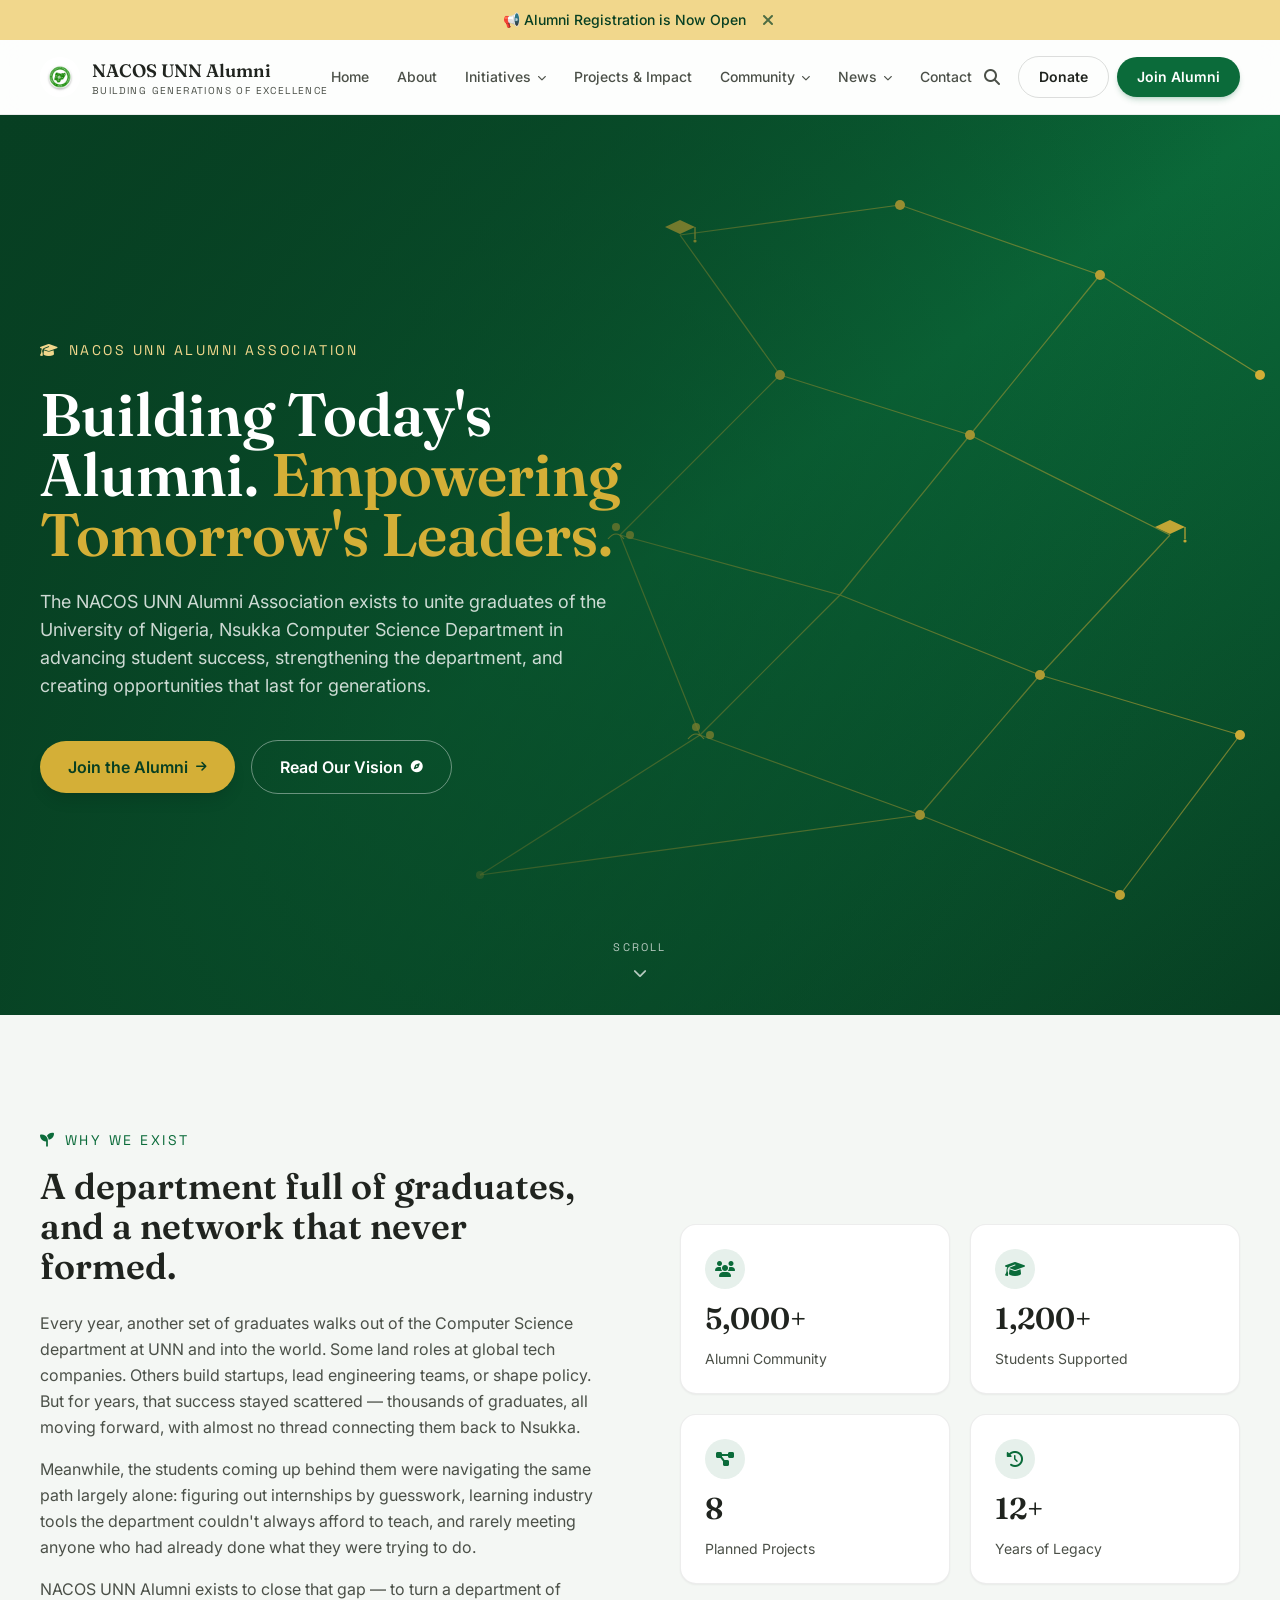
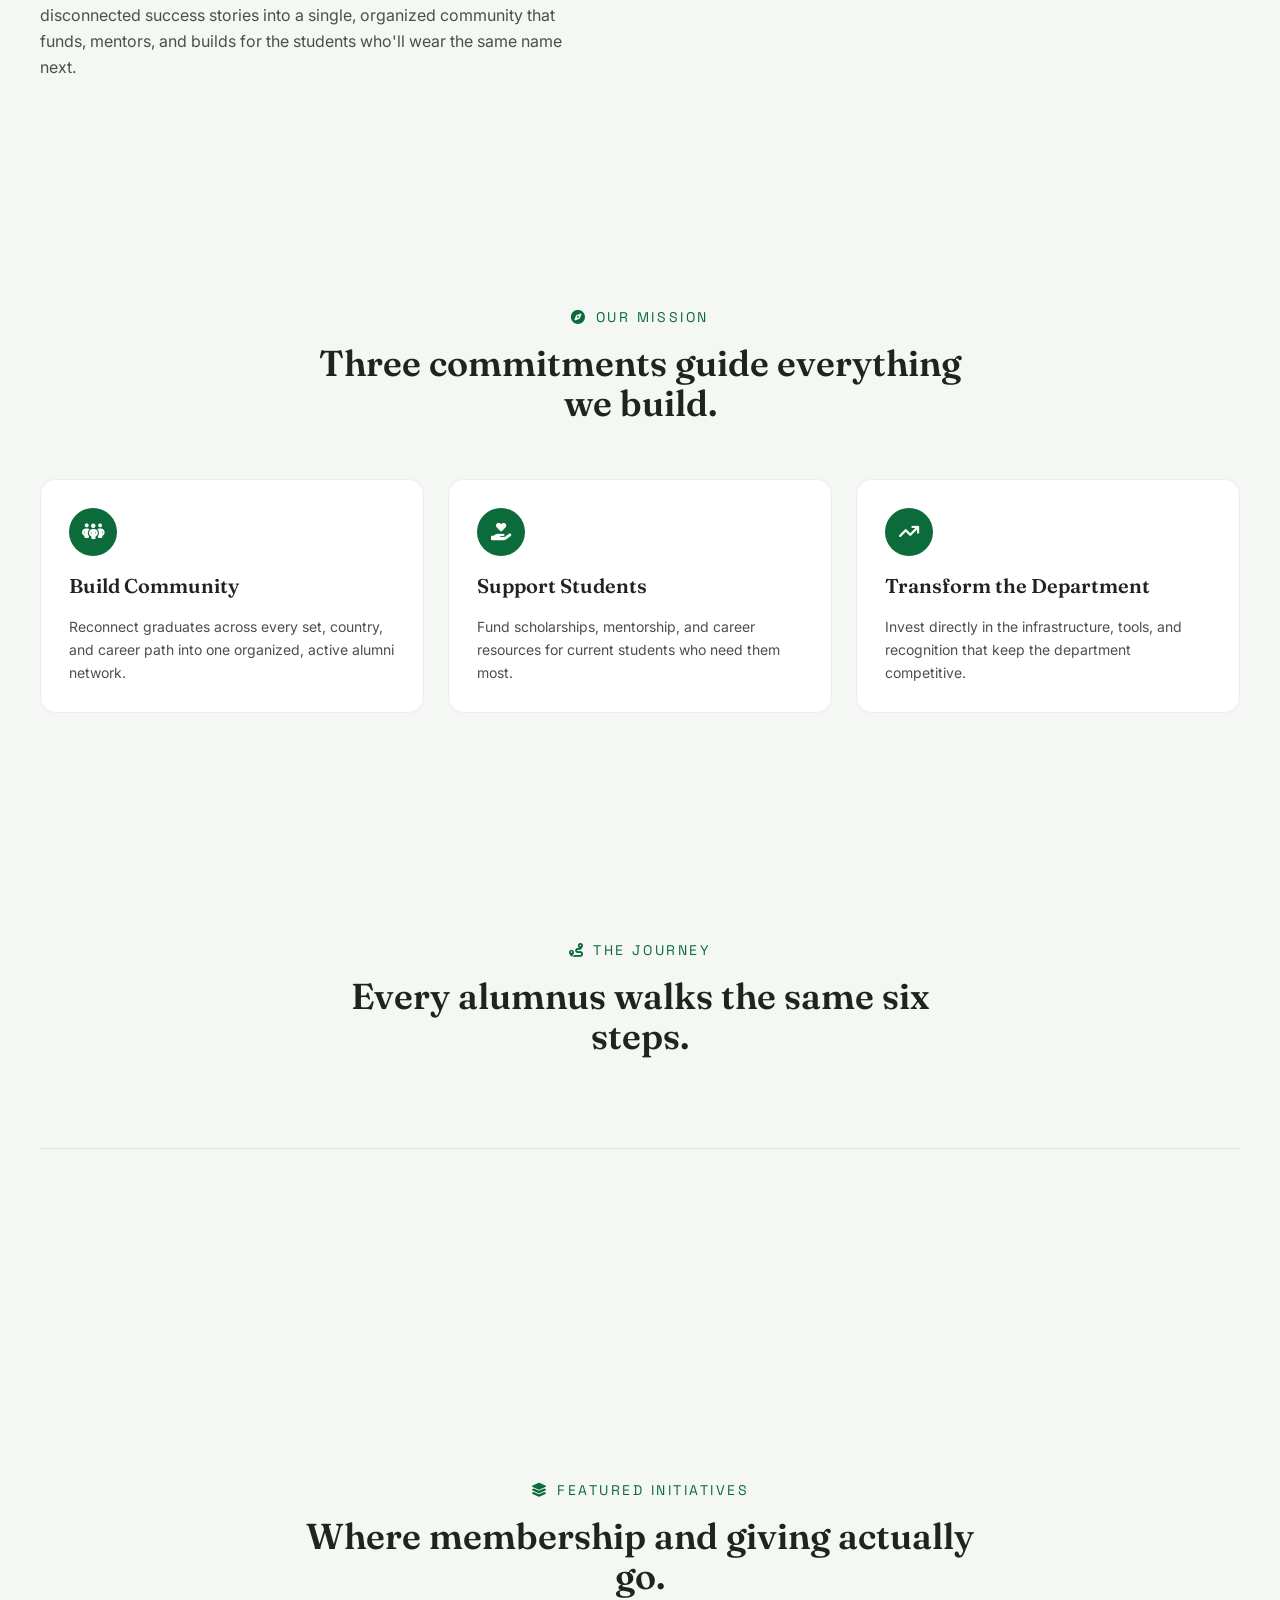
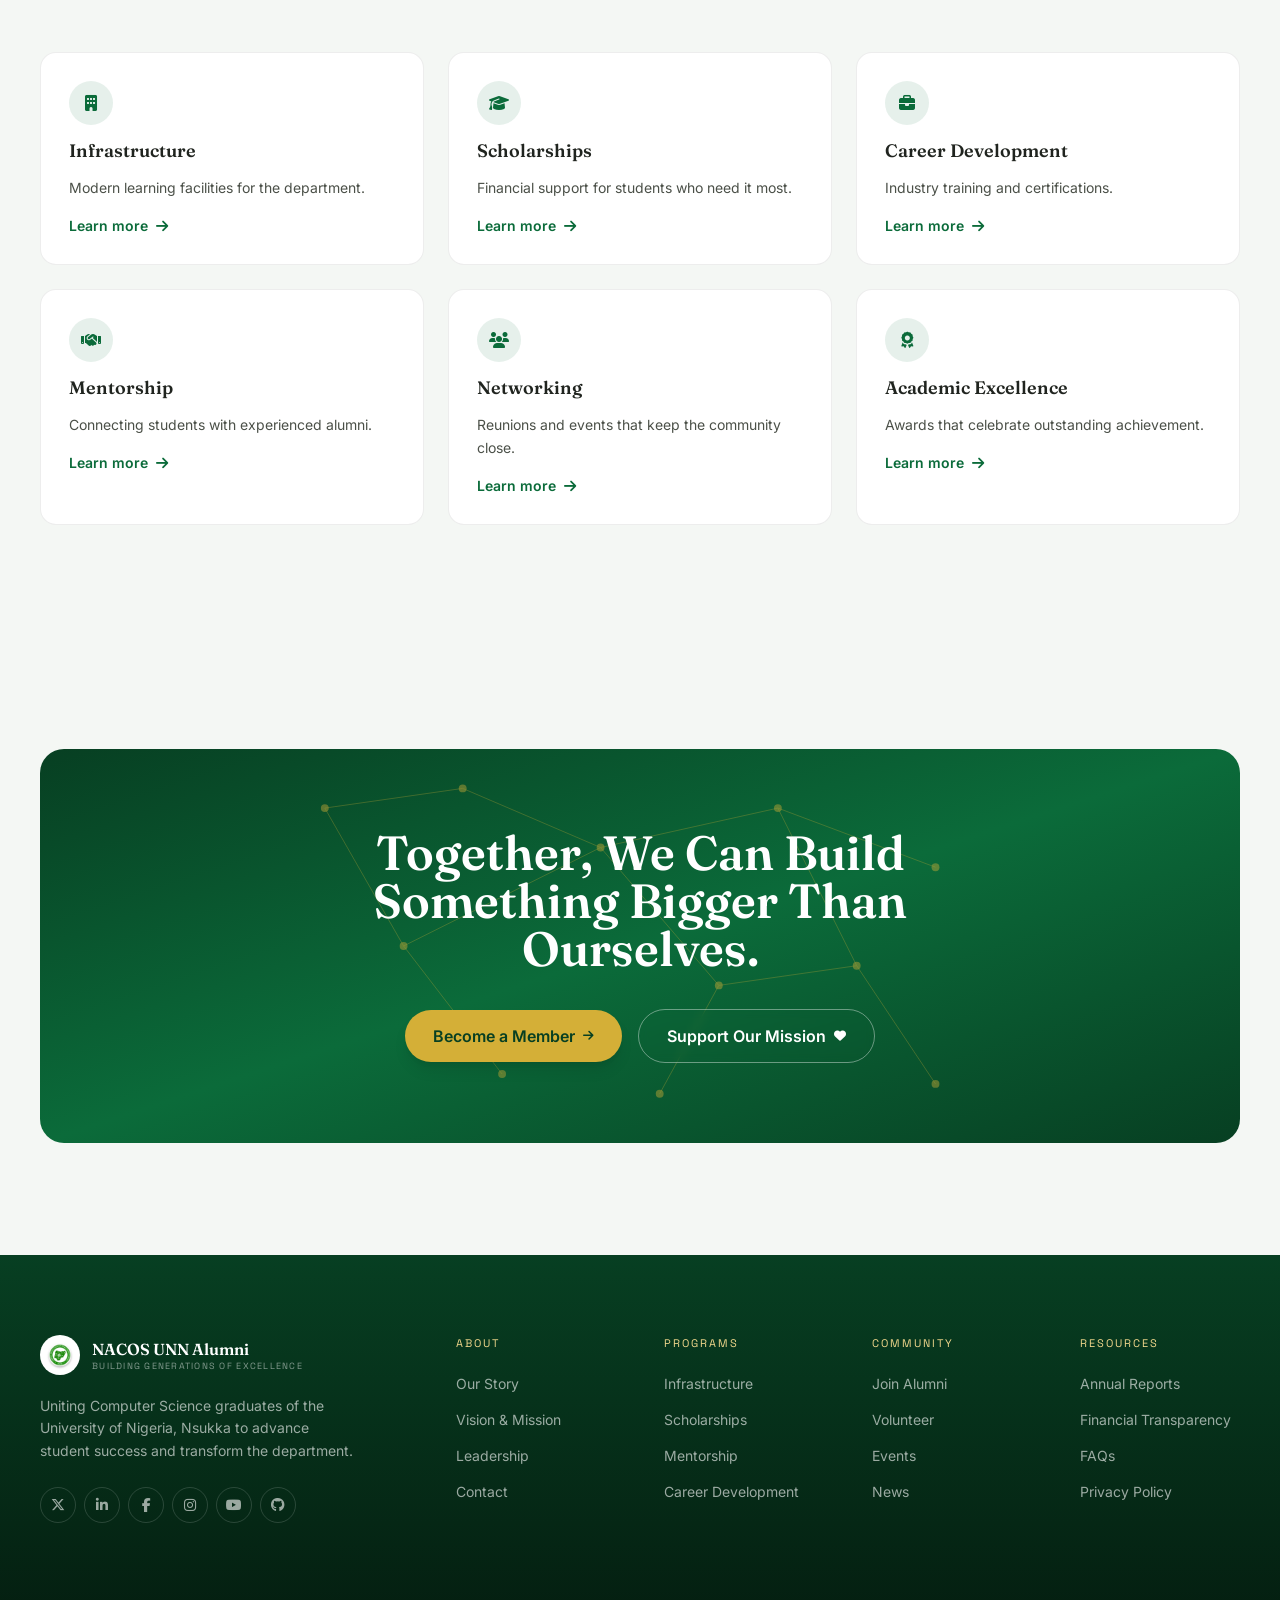
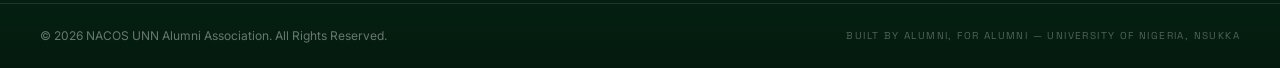
<file: index.html>
<!DOCTYPE html>
<html lang="en">
<head>
  <meta charset="UTF-8" />
  <meta name="viewport" content="width=device-width, initial-scale=1.0" />
  <title>NACOS UNN Alumni Association</title>
  <meta name="description" content="The NACOS UNN Alumni Association unites graduates of the University of Nigeria, Nsukka Computer Science Department to advance student success and strengthen the department." />

  <!-- Fonts: Fraunces (display/serif), Inter (body), Space Grotesk (eyebrows/labels) -->
  <link rel="preconnect" href="https://fonts.googleapis.com">
  <link rel="preconnect" href="https://fonts.gstatic.com" crossorigin>
  <link href="https://fonts.googleapis.com/css2?family=Fraunces:opsz,wght@9..144,500;9..144,600;9..144,700&family=Inter:wght@400;500;600;700&family=Space+Grotesk:wght@500;600&display=swap" rel="stylesheet">

  <!-- Font Awesome icons -->
  <link rel="stylesheet" href="https://cdnjs.cloudflare.com/ajax/libs/font-awesome/6.5.2/css/all.min.css">

  <!-- Compiled Tailwind output. Generated from input.css + tailwind.config.js -->
  <link rel="stylesheet" href="./css/output.css">
</head>

<body>

  <!-- =====================================================================
       ANNOUNCEMENT BAR
       Dismissible with ZERO JavaScript: a visually-hidden checkbox plus a
       <label> styled as the close (x) button. Checking the box matches
       the `.announcement-dismiss:checked ~ .announcement-bar` CSS rule
       in input.css, which hides the bar. This only lasts for the current
       page view (no JS/localStorage means it reappears on reload) --
       that's the tradeoff for keeping this 100% CSS-driven.
  ====================================================================== -->
  <input type="checkbox" id="announcement-dismiss" class="announcement-dismiss sr-only" />
  <div class="announcement-bar">
    <div class="container-content flex items-center justify-center gap-3 py-2.5 text-center">
      <p class="font-body text-xs sm:text-sm font-medium text-forest-dark">
        📢 Alumni Registration is Now Open
      </p>
      <label for="announcement-dismiss" class="announcement-close" aria-label="Dismiss announcement">
        <i class="fa-solid fa-xmark"></i>
      </label>
    </div>
  </div>

  <!-- =====================================================================
       PRIMARY NAVIGATION
       Sticky, translucent, backdrop-blurred bar. Stays visually consistent
       at every scroll position (see chat note: the brief's "transparent at
       top, solid after scroll" behaviour needs a JS scroll-listener, which
       is out of scope here, so this single look is used throughout).

       Interaction techniques used, all CSS-only:
         - Mega menu / dropdowns: `.group` + `:hover` / `:focus-within`,
           so they're fully keyboard-operable by tabbing in.
         - Search modal: a checkbox-hack (hidden checkbox + label),
           same technique as the announcement bar above.
       The mobile slide-in menu is the ONE place this build uses
       JavaScript, exactly as agreed -- see the <script> at the bottom.
  ====================================================================== -->
  <header id="main-header" class="sticky top-0 z-50">
    
  </header>

  <!-- =====================================================================
       SEARCH MODAL
       Opened/closed with the checkbox-hack (no JS): the hidden checkbox's
       state is matched by `.search-toggle:checked ~ .search-modal-backdrop`
       in input.css. Because there's no JS, this can't filter results as
       you type or close on Escape/click-outside -- it shows a fixed set
       of searchable categories instead. Wiring up real instant search
       would need a small JS snippet; flag if you'd like to allow that.
  ====================================================================== -->
  <input type="checkbox" id="search-toggle" class="search-toggle sr-only" />
  <div class="search-modal-backdrop">
    <div class="search-modal" role="dialog" aria-modal="true" aria-label="Search the site">
      <div class="flex items-center justify-between gap-4 border-b border-ink/10 p-5">
        <label for="search-toggle" class="flex flex-1 items-center gap-3 cursor-text">
          <i class="fa-solid fa-magnifying-glass text-ink-soft"></i>
          <input type="search" placeholder="Search projects, news, alumni, events…" class="search-modal__input" />
        </label>
        <label for="search-toggle" class="search-modal__close" aria-label="Close search">
          <i class="fa-solid fa-xmark"></i>
        </label>
      </div>
      <div class="p-5">
        <p class="mb-3 font-mono text-[11px] uppercase tracking-[0.16em] text-ink-soft">Browse by category</p>
        <div class="flex flex-wrap gap-2">
          <a href="#projects" class="search-suggestion">Projects</a>
          <a href="#latest-news" class="search-suggestion">News</a>
          <a href="#community" class="search-suggestion">Alumni</a>
          <a href="#events" class="search-suggestion">Events</a>
          <a href="initiatives.html#scholarships" class="search-suggestion">Scholarships</a>
          <a href="#latest-news" class="search-suggestion">Articles</a>
        </div>
      </div>
    </div>
  </div>

  <!-- =====================================================================
       MOBILE NAVIGATION (full-screen)
       Hidden by default; opened via JavaScript (the one place this build
       uses it), which toggles `hidden`/`flex` and an `is-open` class.
       The `is-open` class is what triggers the staggered fade-up on each
       .menu-item, purely through CSS (see input.css).
  ====================================================================== -->
  <div id="mobile-menu" class="mobile-menu hidden" role="dialog" aria-modal="true" aria-label="Mobile navigation">
    <div class="flex items-center justify-between px-6 py-5">
      <a href="#home" class="flex items-center gap-2.5" aria-label="NACOS UNN Alumni Association — go to homepage">
        <svg width="34" height="34" viewBox="0 0 42 42" aria-hidden="true">
          <circle cx="21" cy="21" r="20" fill="#D4AF37" stroke="#0B6B3A" stroke-width="1.5" />
          <path d="M21 14 L30 18.5 L21 23 L12 18.5 Z" fill="#073F22" />
          <path d="M16 20.5 V26 Q21 28.5 26 26 V20.5" fill="none" stroke="#073F22" stroke-width="1.4" />
        </svg>
        <span class="font-display text-base font-semibold text-white">NACOS UNN Alumni</span>
      </a>
      <button id="mobile-menu-close" type="button" aria-label="Close menu" class="flex h-10 w-10 items-center justify-center rounded-full bg-white/10 text-white">
        <i class="fa-solid fa-xmark text-xl"></i>
      </button>
    </div>

    <ul class="flex flex-1 flex-col gap-1 px-6 pt-4" role="list">
      <li class="menu-item delay-1"><a href="#home" class="mobile-link is-active">Home</a></li>
      <li class="menu-item delay-2"><a href="about.html" class="mobile-link">About</a></li>
      <li class="menu-item delay-3"><a href="initiatives.html" class="mobile-link">Initiatives</a></li>
      <li class="menu-item delay-4"><a href="#projects" class="mobile-link">Projects &amp; Impact</a></li>
      <li class="menu-item delay-5"><a href="#community" class="mobile-link">Community</a></li>
      <li class="menu-item delay-6"><a href="#latest-news" class="mobile-link">News</a></li>
      <li class="menu-item delay-7"><a href="#contact" class="mobile-link">Contact</a></li>
    </ul>

    <div class="menu-item delay-7 flex flex-col gap-3 px-6 py-6">
      <a href="support.html" class="btn-outline-light w-full">Donate</a>
      <a href="join.html" class="btn-primary w-full">Join Alumni</a>
    </div>

    <div class="menu-item delay-7 flex items-center justify-center gap-4 pb-5">
      <a href="#" class="social-icon-light" aria-label="Facebook"><i class="fa-brands fa-facebook-f"></i></a>
      <a href="#" class="social-icon-light" aria-label="X (Twitter)"><i class="fa-brands fa-x-twitter"></i></a>
      <a href="#" class="social-icon-light" aria-label="LinkedIn"><i class="fa-brands fa-linkedin-in"></i></a>
      <a href="#" class="social-icon-light" aria-label="Instagram"><i class="fa-brands fa-instagram"></i></a>
    </div>

    <p class="menu-item delay-7 border-t border-white/10 px-6 py-4 text-center font-mono text-[11px] text-white/50">
      © 2026 NACOS UNN Alumni Association
    </p>
  </div>

  <!-- =====================================================================
       HERO SECTION (Page 1: Home)
       Full-screen (min-h-screen) section with:
         - a deep-green gradient background
         - a decorative gold "alumni network constellation" illustration
           (abstract nodes/lines + a couple of graduation-cap glyphs),
           standing in for "graduates, technology, students collaborating"
         - a left-aligned text block with eyebrow, headline, subheading
           and two CTAs, with a staggered fade-up entrance on page load
         - a soft bouncing "scroll" cue at the bottom
       No JS is used anywhere in this section -- all motion is CSS only.
  ====================================================================== -->
  <section id="home" class="relative min-h-screen overflow-hidden bg-gradient-to-br from-forest-dark via-forest to-forest-dark">

    <!-- Decorative background illustration: an abstract network of nodes
         (alumni) connected by thin gold lines, with two nodes drawn as
         graduation caps. Purely decorative -> aria-hidden. Positioned to
         bleed across the right/lower portion of the viewport so it never
         fights with the text block on the left. -->
    <svg class="absolute inset-0 h-full w-full" viewBox="0 0 1440 900" preserveAspectRatio="xMidYMid slice" aria-hidden="true">
      <g stroke="#D4AF37" stroke-width="1.2" fill="none" opacity="0.55">
        <!-- connecting lines: drawn first so node circles sit on top -->
        <line x1="760" y1="120" x2="980" y2="90" />
        <line x1="980" y1="90" x2="1180" y2="160" />
        <line x1="1180" y1="160" x2="1340" y2="260" />
        <line x1="760" y1="120" x2="860" y2="260" />
        <line x1="860" y1="260" x2="1050" y2="320" />
        <line x1="1050" y1="320" x2="1180" y2="160" />
        <line x1="1050" y1="320" x2="1250" y2="420" />
        <line x1="860" y1="260" x2="700" y2="420" />
        <line x1="700" y1="420" x2="920" y2="480" />
        <line x1="920" y1="480" x2="1050" y2="320" />
        <line x1="920" y1="480" x2="1120" y2="560" />
        <line x1="1120" y1="560" x2="1250" y2="420" />
        <line x1="1120" y1="560" x2="1320" y2="620" />
        <line x1="700" y1="420" x2="780" y2="620" />
        <line x1="920" y1="480" x2="780" y2="620" />
        <line x1="780" y1="620" x2="1000" y2="700" />
        <line x1="1120" y1="560" x2="1000" y2="700" />
        <line x1="1000" y1="700" x2="1200" y2="780" />
        <line x1="1320" y1="620" x2="1200" y2="780" />
        <line x1="780" y1="620" x2="560" y2="760" />
        <line x1="1000" y1="700" x2="560" y2="760" />
      </g>

      <!-- plain alumni nodes: small circles, each gently pulsing in opacity -->
      <g fill="#D4AF37">
        <circle cx="980" cy="90" r="5" class="animate-nodePulse delay-2" />
        <circle cx="1180" cy="160" r="5" class="animate-nodePulse delay-3" />
        <circle cx="1340" cy="260" r="5" class="animate-nodePulse" />
        <circle cx="860" cy="260" r="5" class="animate-nodePulse delay-1" />
        <circle cx="1050" cy="320" r="5" class="animate-nodePulse delay-4" />
        <circle cx="1120" cy="560" r="5" class="animate-nodePulse delay-2" />
        <circle cx="1320" cy="620" r="5" class="animate-nodePulse delay-3" />
        <circle cx="1000" cy="700" r="5" class="animate-nodePulse" />
        <circle cx="1200" cy="780" r="5" class="animate-nodePulse delay-1" />
        <circle cx="560" cy="760" r="4" class="animate-nodePulse delay-4" opacity="0.4" />
      </g>

      <!-- "collaborating students" nodes: drawn as two overlapping small
           heads-and-shoulders marks instead of a plain dot -->
      <g stroke="#D4AF37" stroke-width="1.2" fill="none" opacity="0.8" class="animate-nodePulse delay-2">
        <circle cx="696" cy="412" r="4" fill="#D4AF37" stroke="none" />
        <circle cx="710" cy="420" r="4" fill="#D4AF37" stroke="none" />
        <path d="M688 424 q8 -10 16 0" />
      </g>
      <g stroke="#D4AF37" stroke-width="1.2" fill="none" opacity="0.8" class="animate-nodePulse delay-3">
        <circle cx="776" cy="612" r="4" fill="#D4AF37" stroke="none" />
        <circle cx="790" cy="620" r="4" fill="#D4AF37" stroke="none" />
        <path d="M768 624 q8 -10 16 0" />
      </g>

      <!-- "graduate" nodes: drawn as small graduation-cap glyphs -->
      <g class="animate-nodePulse delay-1">
        <path d="M745 112 L760 105 L775 112 L760 119 Z" fill="#D4AF37" />
        <line x1="775" y1="112" x2="775" y2="124" stroke="#D4AF37" stroke-width="1.2" />
        <circle cx="775" cy="126" r="1.6" fill="#D4AF37" />
      </g>
      <g class="animate-nodePulse delay-4">
        <path d="M1235 412 L1250 405 L1265 412 L1250 419 Z" fill="#D4AF37" />
        <line x1="1265" y1="412" x2="1265" y2="424" stroke="#D4AF37" stroke-width="1.2" />
        <circle cx="1265" cy="426" r="1.6" fill="#D4AF37" />
      </g>
    </svg>

    <!-- Legibility scrim: darkens the left side (where the text sits) and
         fades out toward the right (where the illustration is denser) -->
    <div class="absolute inset-0 bg-gradient-to-r from-forest-dark/90 via-forest-dark/50 to-transparent"></div>

    <!-- Hero content -->
    <div class="container-content relative flex min-h-screen flex-col justify-center py-28">
      <div class="max-w-2xl">

        <!-- Eyebrow: gives quick context on who this site is for -->
        <p class="eyebrow mb-6 animate-fadeUp">
          <i class="fa-solid fa-graduation-cap"></i>
          NACOS UNN Alumni Association
        </p>

        <!-- Headline, exactly as specified in the brief -->
        <h1 class="animate-fadeUp delay-1 font-display text-4xl font-semibold leading-[1.15] text-white sm:text-5xl lg:text-6xl">
          Building Today's Alumni.
          <span class="text-gold">Empowering Tomorrow's Leaders.</span>
        </h1>

        <!-- Subheading, exactly as specified in the brief -->
        <p class="animate-fadeUp delay-2 mt-6 max-w-xl text-base leading-relaxed text-white/80 sm:text-lg">
          The NACOS UNN Alumni Association exists to unite graduates of the
          University of Nigeria, Nsukka Computer Science Department in
          advancing student success, strengthening the department, and
          creating opportunities that last for generations.
        </p>

        <!-- CTAs -->
        <div class="animate-fadeUp delay-3 mt-10 flex flex-wrap items-center gap-4">
          <a href="join.html" class="btn-primary">
            Join the Alumni
            <i class="fa-solid fa-arrow-right text-xs"></i>
          </a>
          <a href="#vision" class="btn-outline-light">
            Read Our Vision
            <i class="fa-solid fa-compass text-xs"></i>
          </a>
        </div>
      </div>
    </div>

    <!-- Scroll cue: purely decorative, CSS-animated, no JS -->
    <div class="scroll-cue animate-scrollCue">
      <span class="font-mono text-[11px] uppercase tracking-[0.2em]">Scroll</span>
      <i class="fa-solid fa-chevron-down text-sm"></i>
    </div>
  </section>

  <!-- =====================================================================
       WHY WE EXIST
       Two columns: a short founding story on the left, four placeholder
       stat cards on the right. Doubles as the page's "About" anchor,
       since the nav's About link points to #about.
  ====================================================================== -->
  <section id="about" class="container-content py-20 sm:py-28">
    <div class="grid items-center gap-14 lg:grid-cols-2 lg:gap-20">

      <!-- LEFT: the founding story -->
      <div>
        <p class="eyebrow eyebrow--light mb-4">
          <i class="fa-solid fa-seedling"></i> Why We Exist
        </p>
        <h2 class="font-display text-3xl font-semibold leading-tight text-ink sm:text-4xl">
          A department full of graduates, and a network that never formed.
        </h2>
        <div class="mt-6 space-y-4 text-base leading-relaxed text-ink-soft">
          <p>
            Every year, another set of graduates walks out of the Computer Science
            department at UNN and into the world. Some land roles at
            global tech companies. Others build startups, lead engineering
            teams, or shape policy. But for years, that success stayed
            scattered &mdash; thousands of graduates, all moving forward, with
            almost no thread connecting them back to Nsukka.
          </p>
          <p>
            Meanwhile, the students coming up behind them were navigating
            the same path largely alone: figuring out internships by
            guesswork, learning industry tools the department couldn't
            always afford to teach, and rarely meeting anyone who had
            already done what they were trying to do.
          </p>
          <p>
            NACOS UNN Alumni exists to close that gap &mdash; to turn a
            department of disconnected success stories into a single,
            organized community that funds, mentors, and builds for the
            students who'll wear the same name next.
          </p>
        </div>
      </div>

      <!-- RIGHT: placeholder stat cards -->
      <div class="grid grid-cols-2 gap-4 sm:gap-5">
        <div class="stat-card">
          <i class="fa-solid fa-users stat-card__icon"></i>
          <p class="stat-card__value">5,000+</p>
          <p class="stat-card__label">Alumni Community</p>
        </div>
        <div class="stat-card">
          <i class="fa-solid fa-graduation-cap stat-card__icon"></i>
          <p class="stat-card__value">1,200+</p>
          <p class="stat-card__label">Students Supported</p>
        </div>
        <div class="stat-card">
          <i class="fa-solid fa-diagram-project stat-card__icon"></i>
          <p class="stat-card__value">8</p>
          <p class="stat-card__label">Planned Projects</p>
        </div>
        <div class="stat-card">
          <i class="fa-solid fa-clock-rotate-left stat-card__icon"></i>
          <p class="stat-card__value">12+</p>
          <p class="stat-card__label">Years of Legacy</p>
        </div>
      </div>
    </div>
  </section>

  <!-- =====================================================================
       OUR MISSION
       Three cards: Build Community / Support Students / Transform the
       Department. Same card language as the stat cards, on a tinted
       section background to separate it visually from "Why We Exist".
  ====================================================================== -->
  <section id="mission" class="bg-mist py-20 sm:py-28">
    <div class="container-content">
      <div class="mx-auto max-w-2xl text-center">
        <p class="eyebrow eyebrow--light mx-auto mb-4 justify-center">
          <i class="fa-solid fa-compass"></i> Our Mission
        </p>
        <h2 class="font-display text-3xl font-semibold text-ink sm:text-4xl">
          Three commitments guide everything we build.
        </h2>
      </div>

      <div class="mt-14 grid gap-6 sm:grid-cols-2 lg:grid-cols-3">
        <div class="mission-card">
          <span class="mission-card__icon"><i class="fa-solid fa-people-group"></i></span>
          <h3 class="mission-card__title">Build Community</h3>
          <p class="mission-card__desc">
            Reconnect graduates across every set, country, and career path
            into one organized, active alumni network.
          </p>
        </div>
        <div class="mission-card">
          <span class="mission-card__icon"><i class="fa-solid fa-hand-holding-heart"></i></span>
          <h3 class="mission-card__title">Support Students</h3>
          <p class="mission-card__desc">
            Fund scholarships, mentorship, and career resources for current
            students who need them most.
          </p>
        </div>
        <div class="mission-card">
          <span class="mission-card__icon"><i class="fa-solid fa-arrow-trend-up"></i></span>
          <h3 class="mission-card__title">Transform the Department</h3>
          <p class="mission-card__desc">
            Invest directly in the infrastructure, tools, and recognition
            that keep the department competitive.
          </p>
        </div>
      </div>
    </div>
  </section>

  <!-- =====================================================================
       VISION TIMELINE
       A horizontal 6-step journey: Student -> Graduate -> Career Success
       -> Alumni -> Mentor -> Legacy Builder. Numbered markers are used
       deliberately here -- this content IS a real chronological sequence,
       unlike a list of features.

       Scroll animation note: each step fades/slides in using
       `animation-timeline: view()`, a CSS-only (no JS) scroll-driven
       animation. It's wrapped in @supports so browsers without support
       (some Safari/Firefox versions) just show the steps fully visible
       with no animation, rather than breaking.
  ====================================================================== -->
  <section id="journey" class="container-content py-20 sm:py-28">
    <div class="mx-auto max-w-2xl text-center">
      <p class="eyebrow eyebrow--light mx-auto mb-4 justify-center">
        <i class="fa-solid fa-route"></i> The Journey
      </p>
      <h2 class="font-display text-3xl font-semibold text-ink sm:text-4xl">
        Every alumnus walks the same six steps.
      </h2>
    </div>

    <div class="timeline">
      <div class="timeline__line" aria-hidden="true"></div>

      <div class="timeline__step">
        <span class="timeline__icon"><i class="fa-solid fa-user"></i></span>
        <p class="timeline__title">1. Student</p>
        <p class="timeline__desc">Begins the Computer Science journey at UNN.</p>
      </div>
      <div class="timeline__step">
        <span class="timeline__icon"><i class="fa-solid fa-user-graduate"></i></span>
        <p class="timeline__title">2. Graduate</p>
        <p class="timeline__desc">Completes the program, ready for the world.</p>
      </div>
      <div class="timeline__step">
        <span class="timeline__icon"><i class="fa-solid fa-briefcase"></i></span>
        <p class="timeline__title">3. Career Success</p>
        <p class="timeline__desc">Builds a thriving career in tech.</p>
      </div>
      <div class="timeline__step">
        <span class="timeline__icon"><i class="fa-solid fa-id-badge"></i></span>
        <p class="timeline__title">4. Alumni</p>
        <p class="timeline__desc">Joins the NACOS UNN Alumni community.</p>
      </div>
      <div class="timeline__step">
        <span class="timeline__icon"><i class="fa-solid fa-chalkboard-user"></i></span>
        <p class="timeline__title">5. Mentor</p>
        <p class="timeline__desc">Gives back by guiding current students.</p>
      </div>
      <div class="timeline__step">
        <span class="timeline__icon"><i class="fa-solid fa-landmark"></i></span>
        <p class="timeline__title">6. Legacy Builder</p>
        <p class="timeline__desc">Shapes the department's future for generations.</p>
      </div>
    </div>
  </section>

  <!-- =====================================================================
       FEATURED INITIATIVES PREVIEW
       Six cards linking into the same initiatives covered by the nav's
       mega menu. "Networking" and "Academic Excellence" here map to the
       mega menu's "Community" and "Recognition" entries respectively --
       same destination anchors, slightly different label for this
       section's framing.
  ====================================================================== -->
  <section id="initiatives" class="bg-mist py-20 sm:py-28">
    <div class="container-content">
      <div class="mx-auto max-w-2xl text-center">
        <p class="eyebrow eyebrow--light mx-auto mb-4 justify-center">
          <i class="fa-solid fa-layer-group"></i> Featured Initiatives
        </p>
        <h2 class="font-display text-3xl font-semibold text-ink sm:text-4xl">
          Where membership and giving actually go.
        </h2>
      </div>

      <div class="mt-14 grid gap-6 sm:grid-cols-2 lg:grid-cols-3">
        <a href="initiatives.html#infrastructure" class="initiative-card">
          <span class="initiative-card__icon"><i class="fa-solid fa-building"></i></span>
          <h3 class="initiative-card__title">Infrastructure</h3>
          <p class="initiative-card__desc">Modern learning facilities for the department.</p>
          <span class="initiative-card__link">Learn more <i class="fa-solid fa-arrow-right"></i></span>
        </a>
        <a href="initiatives.html#scholarships" class="initiative-card">
          <span class="initiative-card__icon"><i class="fa-solid fa-graduation-cap"></i></span>
          <h3 class="initiative-card__title">Scholarships</h3>
          <p class="initiative-card__desc">Financial support for students who need it most.</p>
          <span class="initiative-card__link">Learn more <i class="fa-solid fa-arrow-right"></i></span>
        </a>
        <a href="initiatives.html#career-coaching" class="initiative-card">
          <span class="initiative-card__icon"><i class="fa-solid fa-briefcase"></i></span>
          <h3 class="initiative-card__title">Career Development</h3>
          <p class="initiative-card__desc">Industry training and certifications.</p>
          <span class="initiative-card__link">Learn more <i class="fa-solid fa-arrow-right"></i></span>
        </a>
        <a href="initiatives.html#mentorship" class="initiative-card">
          <span class="initiative-card__icon"><i class="fa-solid fa-handshake"></i></span>
          <h3 class="initiative-card__title">Mentorship</h3>
          <p class="initiative-card__desc">Connecting students with experienced alumni.</p>
          <span class="initiative-card__link">Learn more <i class="fa-solid fa-arrow-right"></i></span>
        </a>
        <a href="initiatives.html#alumni-engagement" class="initiative-card">
          <span class="initiative-card__icon"><i class="fa-solid fa-users"></i></span>
          <h3 class="initiative-card__title">Networking</h3>
          <p class="initiative-card__desc">Reunions and events that keep the community close.</p>
          <span class="initiative-card__link">Learn more <i class="fa-solid fa-arrow-right"></i></span>
        </a>
        <a href="initiatives.html#recognition" class="initiative-card">
          <span class="initiative-card__icon"><i class="fa-solid fa-award"></i></span>
          <h3 class="initiative-card__title">Academic Excellence</h3>
          <p class="initiative-card__desc">Awards that celebrate outstanding achievement.</p>
          <span class="initiative-card__link">Learn more <i class="fa-solid fa-arrow-right"></i></span>
        </a>
      </div>
    </div>
  </section>

  <!-- =====================================================================
       FINAL CTA BANNER
  ====================================================================== -->
  <section class="container-content py-20 sm:py-28">
    <div class="cta-banner">
      <svg class="cta-banner__pattern" viewBox="0 0 800 400" aria-hidden="true">
        <g stroke="#D4AF37" stroke-width="1" fill="none" opacity="0.4">
          <line x1="80" y1="60" x2="220" y2="40" /><line x1="220" y1="40" x2="360" y2="100" />
          <line x1="360" y1="100" x2="540" y2="60" /><line x1="540" y1="60" x2="700" y2="120" />
          <line x1="80" y1="60" x2="160" y2="200" /><line x1="160" y1="200" x2="360" y2="100" />
          <line x1="360" y1="100" x2="480" y2="240" /><line x1="540" y1="60" x2="620" y2="220" />
          <line x1="480" y1="240" x2="620" y2="220" /><line x1="160" y1="200" x2="260" y2="330" />
          <line x1="480" y1="240" x2="420" y2="350" /><line x1="620" y1="220" x2="700" y2="340" />
        </g>
        <g fill="#D4AF37" opacity="0.6">
          <circle cx="80" cy="60" r="4" /><circle cx="220" cy="40" r="4" /><circle cx="360" cy="100" r="4" />
          <circle cx="540" cy="60" r="4" /><circle cx="700" cy="120" r="4" /><circle cx="160" cy="200" r="4" />
          <circle cx="480" cy="240" r="4" /><circle cx="620" cy="220" r="4" /><circle cx="260" cy="330" r="4" />
          <circle cx="420" cy="350" r="4" /><circle cx="700" cy="340" r="4" />
        </g>
      </svg>

      <div class="relative mx-auto max-w-2xl text-center">
        <h2 class="font-display text-3xl font-semibold text-white sm:text-4xl lg:text-5xl">
          Together, We Can Build Something Bigger Than Ourselves.
        </h2>
        <div class="mt-9 flex flex-wrap items-center justify-center gap-4">
          <a href="join.html" class="btn-primary">
            Become a Member
            <i class="fa-solid fa-arrow-right text-xs"></i>
          </a>
          <a href="support.html" class="btn-outline-light">
            Support Our Mission
            <i class="fa-solid fa-heart text-xs"></i>
          </a>
        </div>
      </div>
    </div>
  </section>


  <!-- ===================================================================
       SITE FOOTER
       Four-column nav + brand + social + legal bottom bar.
       Matches the dark-green brand palette used across the site.
  ==================================================================== -->
  <footer id="footer" class="bg-gradient-to-b from-forest-dark to-[#041A0E]" aria-label="Site footer">

    <!-- Top: logo + columns + newsletter -->
    <div class="container-content py-16 sm:py-20">
      <div class="grid grid-cols-1 gap-12 sm:grid-cols-2 lg:grid-cols-6">

        <!-- Brand column (spans 2 of 6 on large) -->
        <div class="lg:col-span-2">
          <a href="index.html" class="inline-flex items-center gap-3 mb-5" aria-label="NACOS UNN Alumni Association — homepage">
            <div class="w-10 h-10 rounded-full overflow-hidden bg-white/5 flex items-center justify-center">
              <img class="w-full h-full" src="./images/nacos_logo.jpg" alt="NACOS LOGO">
            </div>
            <span class="flex flex-col leading-tight">
              <span class="font-display text-base font-semibold text-white">NACOS UNN Alumni</span>
              <span class="font-mono text-[9px] uppercase tracking-[0.14em] text-white/50">Building Generations of Excellence</span>
            </span>
          </a>

          <p class="font-body text-sm leading-relaxed text-white/60 max-w-xs">
            Uniting Computer Science graduates of the University of Nigeria, Nsukka to advance student success and transform the department.
          </p>

          <!-- Social icons -->
          <div class="mt-6 flex flex-wrap gap-2">
            <a href="#" class="flex h-9 w-9 items-center justify-center rounded-full border border-white/15 text-white/60 transition-all duration-200 hover:border-gold hover:text-gold" aria-label="Follow us on X (Twitter)">
              <i class="fa-brands fa-x-twitter text-sm"></i>
            </a>
            <a href="#" class="flex h-9 w-9 items-center justify-center rounded-full border border-white/15 text-white/60 transition-all duration-200 hover:border-gold hover:text-gold" aria-label="Connect on LinkedIn">
              <i class="fa-brands fa-linkedin-in text-sm"></i>
            </a>
            <a href="#" class="flex h-9 w-9 items-center justify-center rounded-full border border-white/15 text-white/60 transition-all duration-200 hover:border-gold hover:text-gold" aria-label="Follow us on Facebook">
              <i class="fa-brands fa-facebook-f text-sm"></i>
            </a>
            <a href="#" class="flex h-9 w-9 items-center justify-center rounded-full border border-white/15 text-white/60 transition-all duration-200 hover:border-gold hover:text-gold" aria-label="Follow us on Instagram">
              <i class="fa-brands fa-instagram text-sm"></i>
            </a>
            <a href="#" class="flex h-9 w-9 items-center justify-center rounded-full border border-white/15 text-white/60 transition-all duration-200 hover:border-gold hover:text-gold" aria-label="Subscribe on YouTube">
              <i class="fa-brands fa-youtube text-sm"></i>
            </a>
            <a href="#" class="flex h-9 w-9 items-center justify-center rounded-full border border-white/15 text-white/60 transition-all duration-200 hover:border-gold hover:text-gold" aria-label="Find us on GitHub">
              <i class="fa-brands fa-github text-sm"></i>
            </a>
          </div>
        </div>

        <!-- Nav column 1: About -->
        <div>
          <h3 class="font-mono text-[11px] uppercase tracking-[0.18em] text-gold-soft mb-5">About</h3>
          <ul class="space-y-3" role="list">
            <li><a href="about.html" class="font-body text-sm text-white/60 transition-colors duration-200 hover:text-white">Our Story</a></li>
            <li><a href="about.html#vision-mission" class="font-body text-sm text-white/60 transition-colors duration-200 hover:text-white">Vision &amp; Mission</a></li>
            <li><a href="about.html#leadership" class="font-body text-sm text-white/60 transition-colors duration-200 hover:text-white">Leadership</a></li>
            <li><a href="index.html#contact" class="font-body text-sm text-white/60 transition-colors duration-200 hover:text-white">Contact</a></li>
          </ul>
        </div>

        <!-- Nav column 2: Programs -->
        <div>
          <h3 class="font-mono text-[11px] uppercase tracking-[0.18em] text-gold-soft mb-5">Programs</h3>
          <ul class="space-y-3" role="list">
            <li><a href="initiatives.html#infrastructure" class="font-body text-sm text-white/60 transition-colors duration-200 hover:text-white">Infrastructure</a></li>
            <li><a href="initiatives.html#scholarships" class="font-body text-sm text-white/60 transition-colors duration-200 hover:text-white">Scholarships</a></li>
            <li><a href="initiatives.html#mentorship" class="font-body text-sm text-white/60 transition-colors duration-200 hover:text-white">Mentorship</a></li>
            <li><a href="initiatives.html#career-coaching" class="font-body text-sm text-white/60 transition-colors duration-200 hover:text-white">Career Development</a></li>
          </ul>
        </div>

        <!-- Nav column 3: Community -->
        <div>
          <h3 class="font-mono text-[11px] uppercase tracking-[0.18em] text-gold-soft mb-5">Community</h3>
          <ul class="space-y-3" role="list">
            <li><a href="join.html" class="font-body text-sm text-white/60 transition-colors duration-200 hover:text-white">Join Alumni</a></li>
            <li><a href="projects.html#volunteer" class="font-body text-sm text-white/60 transition-colors duration-200 hover:text-white">Volunteer</a></li>
            <li><a href="index.html#events" class="font-body text-sm text-white/60 transition-colors duration-200 hover:text-white">Events</a></li>
            <li><a href="index.html#latest-news" class="font-body text-sm text-white/60 transition-colors duration-200 hover:text-white">News</a></li>
          </ul>
        </div>

        <!-- Nav column 4: Resources -->
        <div>
          <h3 class="font-mono text-[11px] uppercase tracking-[0.18em] text-gold-soft mb-5">Resources</h3>
          <ul class="space-y-3" role="list">
            <li><a href="projects.html#financial-transparency" class="font-body text-sm text-white/60 transition-colors duration-200 hover:text-white">Annual Reports</a></li>
            <li><a href="projects.html#financial-transparency" class="font-body text-sm text-white/60 transition-colors duration-200 hover:text-white">Financial Transparency</a></li>
            <li><a href="support.html#faq" class="font-body text-sm text-white/60 transition-colors duration-200 hover:text-white">FAQs</a></li>
            <li><a href="#privacy" class="font-body text-sm text-white/60 transition-colors duration-200 hover:text-white">Privacy Policy</a></li>
          </ul>
        </div>

      </div>
    </div>

    <!-- Divider -->
    <div class="border-t border-white/10"></div>

    <!-- Bottom bar -->
    <div class="container-content py-6">
      <div class="flex flex-col items-center gap-3 text-center sm:flex-row sm:justify-between sm:text-left">
        <p class="font-body text-xs text-white/40">
          © 2026 NACOS UNN Alumni Association. All Rights Reserved.
        </p>
        <p class="font-mono text-[10px] uppercase tracking-[0.14em] text-white/30">
          Built by alumni, for alumni — University of Nigeria, Nsukka
        </p>
      </div>
    </div>

  </footer>



  <!-- =====================================================================
       JAVASCRIPT — MOBILE MENU ONLY
       This is the single JS-driven interaction in the build, as agreed.
       Everything else (banner dismiss, mega menu, dropdowns, search
       modal) runs on pure CSS. This script just opens/closes the
       full-screen mobile menu, manages aria-expanded, traps focus on
       the close button while open, and lets Escape close it.
  ====================================================================== -->
  <script src="./nav.js"></script>

</body>
</html>
</file>
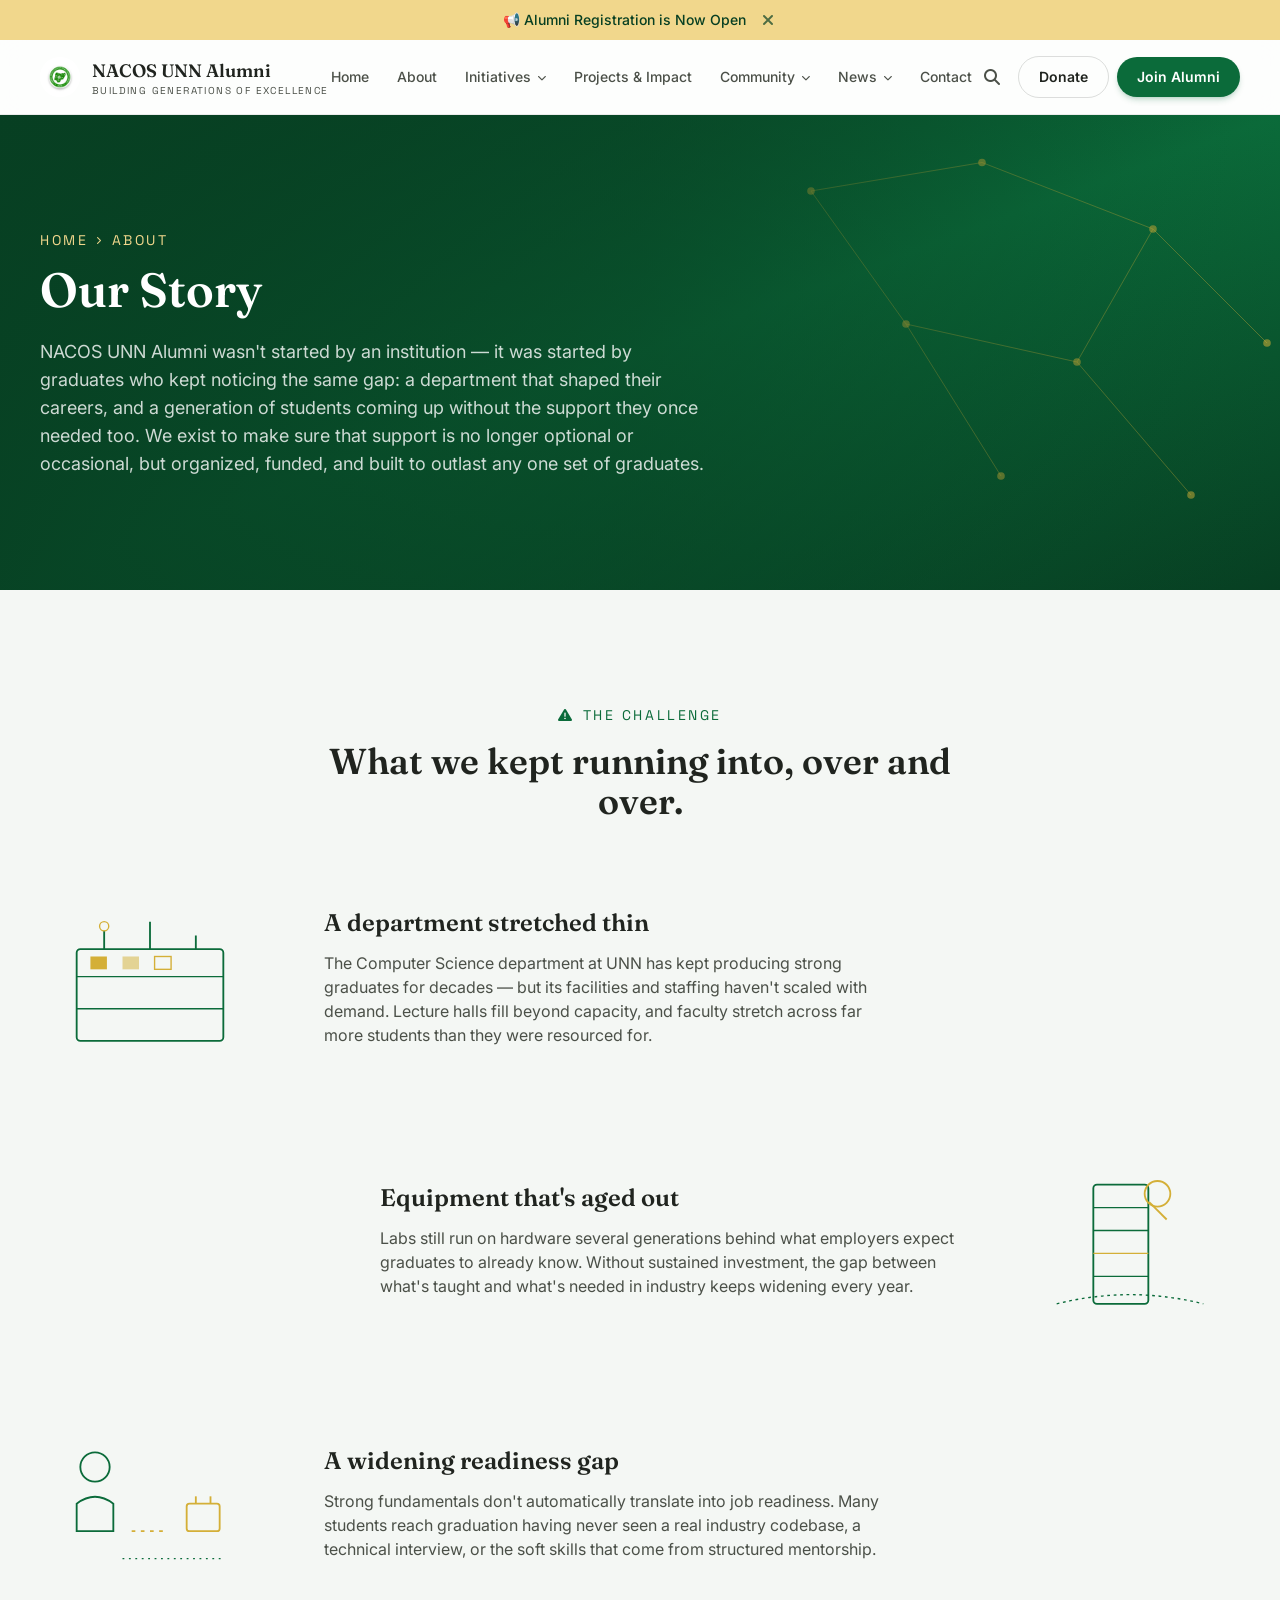
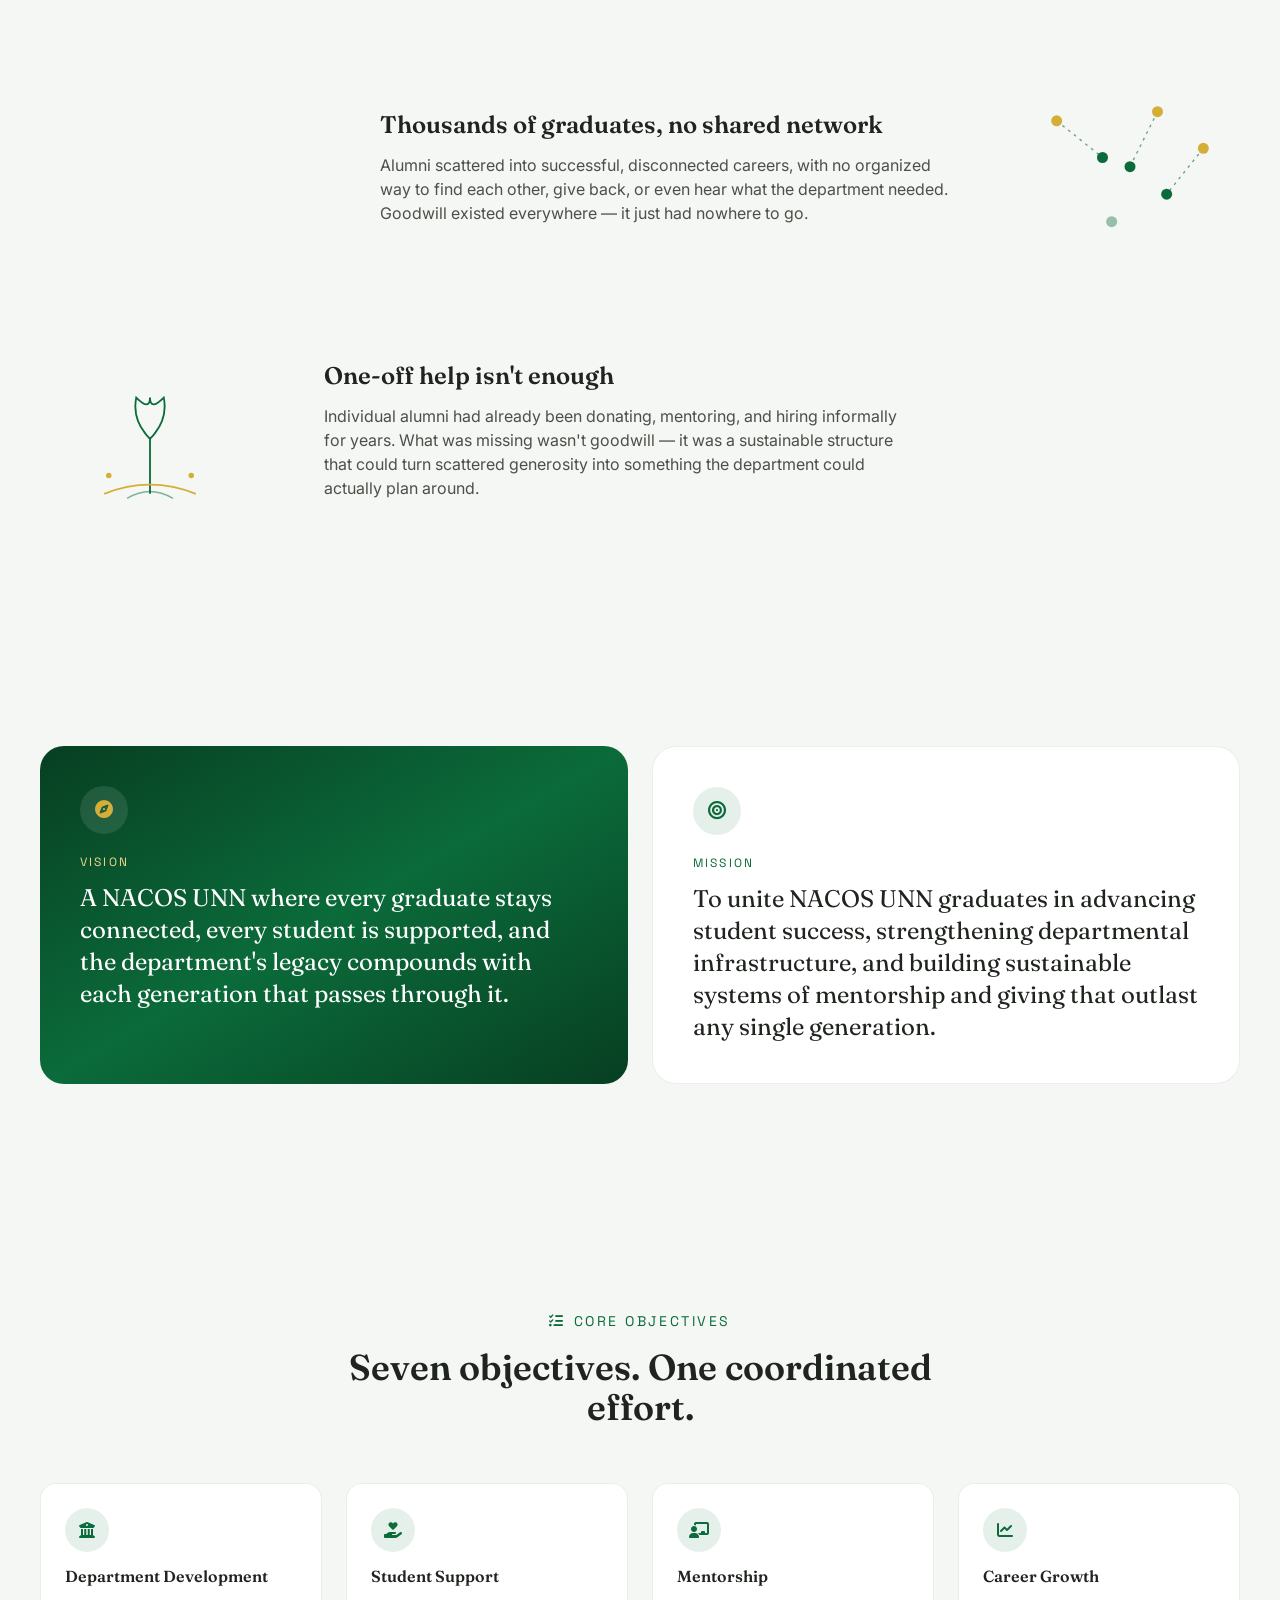
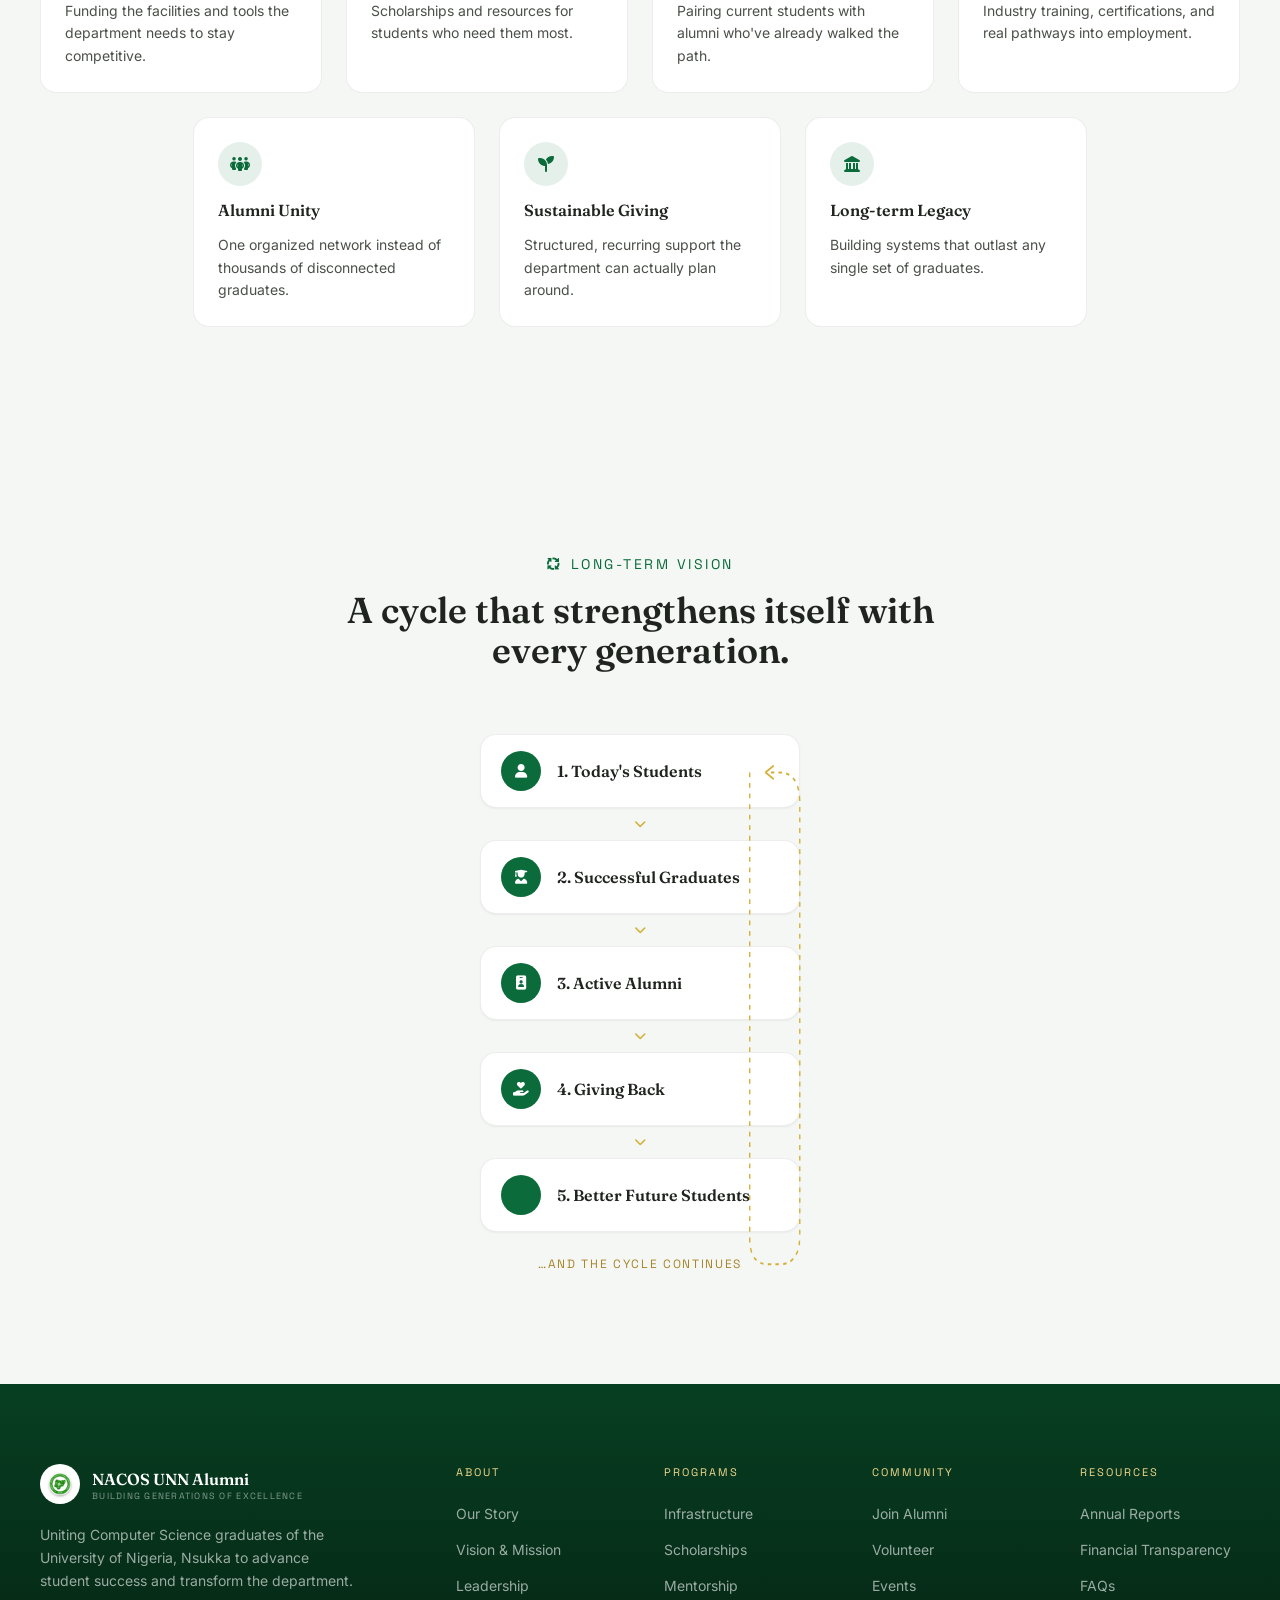
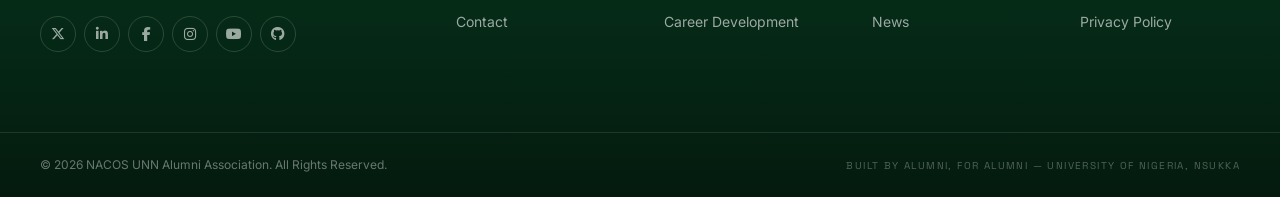
<file: about.html>
<!DOCTYPE html>
<html lang="en">
<head>
  <meta charset="UTF-8" />
  <meta name="viewport" content="width=device-width, initial-scale=1.0" />
  <title>Our Story — NACOS UNN Alumni Association</title>
  <meta name="description" content="Why the NACOS UNN Alumni Association was established, the challenges that led to it, and the long-term vision behind it." />

  <!-- Fonts: Fraunces (display/serif), Inter (body), Space Grotesk (eyebrows/labels) -->
  <link rel="preconnect" href="https://fonts.googleapis.com">
  <link rel="preconnect" href="https://fonts.gstatic.com" crossorigin>
  <link href="https://fonts.googleapis.com/css2?family=Fraunces:opsz,wght@9..144,500;9..144,600;9..144,700&family=Inter:wght@400;500;600;700&family=Space+Grotesk:wght@500;600&display=swap" rel="stylesheet">

  <!-- Font Awesome icons -->
  <link rel="stylesheet" href="https://cdnjs.cloudflare.com/ajax/libs/font-awesome/6.5.2/css/all.min.css">

  <!-- Shared, site-wide compiled Tailwind output -- same file the homepage
       uses, so both pages stay visually identical with one design system. -->
  <link rel="stylesheet" href="./css/output.css">
</head>

<body>

  <!-- =====================================================================
       ANNOUNCEMENT BAR + PRIMARY NAVIGATION + SEARCH MODAL + MOBILE MENU
       Identical chrome to index.html, for a consistent multi-page site.
       The only differences here: "About" is marked as the active link,
       and every other link that points to a homepage-only section is
       prefixed with "index.html" so it works correctly from this page.
  ====================================================================== -->
  <input type="checkbox" id="announcement-dismiss" class="announcement-dismiss sr-only" />
  <div class="announcement-bar">
    <div class="container-content flex items-center justify-center gap-3 py-2.5 text-center">
      <p class="font-body text-xs sm:text-sm font-medium text-forest-dark">
        📢 Alumni Registration is Now Open
      </p>
      <label for="announcement-dismiss" class="announcement-close" aria-label="Dismiss announcement">
        <i class="fa-solid fa-xmark"></i>
      </label>
    </div>
  </div>

  <header id="main-header" class="sticky top-0 z-50">
  </header>

  <input type="checkbox" id="search-toggle" class="search-toggle sr-only" />
  <div class="search-modal-backdrop">
    <div class="search-modal" role="dialog" aria-modal="true" aria-label="Search the site">
      <div class="flex items-center justify-between gap-4 border-b border-ink/10 p-5">
        <label for="search-toggle" class="flex flex-1 items-center gap-3 cursor-text">
          <i class="fa-solid fa-magnifying-glass text-ink-soft"></i>
          <input type="search" placeholder="Search projects, news, alumni, events…" class="search-modal__input" />
        </label>
        <label for="search-toggle" class="search-modal__close" aria-label="Close search">
          <i class="fa-solid fa-xmark"></i>
        </label>
      </div>
      <div class="p-5">
        <p class="mb-3 font-mono text-[11px] uppercase tracking-[0.16em] text-ink-soft">Browse by category</p>
        <div class="flex flex-wrap gap-2">
          <a href="index.html#projects" class="search-suggestion">Projects</a>
          <a href="index.html#latest-news" class="search-suggestion">News</a>
          <a href="index.html#community" class="search-suggestion">Alumni</a>
          <a href="index.html#events" class="search-suggestion">Events</a>
          <a href="initiatives.html#scholarships" class="search-suggestion">Scholarships</a>
          <a href="index.html#latest-news" class="search-suggestion">Articles</a>
        </div>
      </div>
    </div>
  </div>

  <div id="mobile-menu" class="mobile-menu hidden" role="dialog" aria-modal="true" aria-label="Mobile navigation">
    <div class="flex items-center justify-between px-6 py-5">
      <a href="index.html" class="flex items-center gap-2.5" aria-label="NACOS UNN Alumni Association — go to homepage">
        <svg width="34" height="34" viewBox="0 0 42 42" aria-hidden="true">
          <circle cx="21" cy="21" r="20" fill="#D4AF37" stroke="#0B6B3A" stroke-width="1.5" />
          <path d="M21 14 L30 18.5 L21 23 L12 18.5 Z" fill="#073F22" />
          <path d="M16 20.5 V26 Q21 28.5 26 26 V20.5" fill="none" stroke="#073F22" stroke-width="1.4" />
        </svg>
        <span class="font-display text-base font-semibold text-white">NACOS UNN Alumni</span>
      </a>
      <button id="mobile-menu-close" type="button" aria-label="Close menu" class="flex h-10 w-10 items-center justify-center rounded-full bg-white/10 text-white">
        <i class="fa-solid fa-xmark text-xl"></i>
      </button>
    </div>

    <ul class="flex flex-1 flex-col gap-1 px-6 pt-4" role="list">
      <li class="menu-item delay-1"><a href="index.html" class="mobile-link">Home</a></li>
      <li class="menu-item delay-2"><a href="about.html" class="mobile-link is-active">About</a></li>
      <li class="menu-item delay-3"><a href="initiatives.html" class="mobile-link">Initiatives</a></li>
      <li class="menu-item delay-4"><a href="index.html#projects" class="mobile-link">Projects &amp; Impact</a></li>
      <li class="menu-item delay-5"><a href="index.html#community" class="mobile-link">Community</a></li>
      <li class="menu-item delay-6"><a href="index.html#latest-news" class="mobile-link">News</a></li>
      <li class="menu-item delay-7"><a href="index.html#contact" class="mobile-link">Contact</a></li>
    </ul>

    <div class="menu-item delay-7 flex flex-col gap-3 px-6 py-6">
      <a href="support.html" class="btn-outline-light w-full">Donate</a>
      <a href="join.html" class="btn-primary w-full">Join Alumni</a>
    </div>

    <div class="menu-item delay-7 flex items-center justify-center gap-4 pb-5">
      <a href="#" class="social-icon-light" aria-label="Facebook"><i class="fa-brands fa-facebook-f"></i></a>
      <a href="#" class="social-icon-light" aria-label="X (Twitter)"><i class="fa-brands fa-x-twitter"></i></a>
      <a href="#" class="social-icon-light" aria-label="LinkedIn"><i class="fa-brands fa-linkedin-in"></i></a>
      <a href="#" class="social-icon-light" aria-label="Instagram"><i class="fa-brands fa-instagram"></i></a>
    </div>

    <p class="menu-item delay-7 border-t border-white/10 px-6 py-4 text-center font-mono text-[11px] text-white/50">
      © 2026 NACOS UNN Alumni Association
    </p>
  </div>

  <!-- =====================================================================
       HERO (Page 2: About) — "Our Story"
       A shorter, contained hero (not full-screen like the homepage's) —
       a section banner rather than a landing moment. Same gradient +
       constellation language as the homepage hero, scaled down, so the
       brand feels continuous across pages.
  ====================================================================== -->
  <section class="relative overflow-hidden bg-gradient-to-br from-forest-dark via-forest to-forest-dark py-24 sm:py-28">
    <svg class="absolute inset-0 h-full w-full" viewBox="0 0 1440 500" preserveAspectRatio="xMidYMid slice" aria-hidden="true">
      <g stroke="#D4AF37" stroke-width="1" fill="none" opacity="0.4">
        <line x1="900" y1="80" x2="1080" y2="50" /><line x1="1080" y1="50" x2="1260" y2="120" />
        <line x1="1260" y1="120" x2="1380" y2="240" /><line x1="900" y1="80" x2="1000" y2="220" />
        <line x1="1000" y1="220" x2="1180" y2="260" /><line x1="1180" y1="260" x2="1260" y2="120" />
        <line x1="1000" y1="220" x2="1100" y2="380" /><line x1="1180" y1="260" x2="1300" y2="400" />
      </g>
      <g fill="#D4AF37" opacity="0.55">
        <circle cx="1080" cy="50" r="4" /><circle cx="1260" cy="120" r="4" /><circle cx="1380" cy="240" r="4" />
        <circle cx="1000" cy="220" r="4" /><circle cx="1180" cy="260" r="4" /><circle cx="1100" cy="380" r="4" />
        <circle cx="1300" cy="400" r="4" /><circle cx="900" cy="80" r="4" />
      </g>
    </svg>
    <div class="absolute inset-0 bg-gradient-to-r from-forest-dark/90 via-forest-dark/60 to-transparent"></div>

    <div class="container-content relative">
      <p class="eyebrow mb-4">
        <a href="index.html" class="hover:text-gold">Home</a>
        <i class="fa-solid fa-chevron-right text-[8px]"></i> About
      </p>
      <h1 class="font-display text-4xl font-semibold text-white sm:text-5xl">Our Story</h1>
      <p class="mt-6 max-w-2xl text-base leading-relaxed text-white/80 sm:text-lg">
        NACOS UNN Alumni wasn't started by an institution &mdash; it was started
        by graduates who kept noticing the same gap: a department that shaped
        their careers, and a generation of students coming up without the
        support they once needed too. We exist to make sure that support is
        no longer optional or occasional, but organized, funded, and built to
        outlast any one set of graduates.
      </p>
    </div>
  </section>

  <!-- =====================================================================
       THE CHALLENGE
       Five alternating storytelling rows, each paired with a small
       original line-art illustration (inline SVG, on-brand gold/forest)
       since no photographic assets are part of this build.
  ====================================================================== -->
  <section id="challenge" class="container-content py-20 sm:py-28">
    <div class="mx-auto max-w-2xl text-center">
      <p class="eyebrow eyebrow--light mx-auto mb-4 justify-center">
        <i class="fa-solid fa-triangle-exclamation"></i> The Challenge
      </p>
      <h2 class="font-display text-3xl font-semibold text-ink sm:text-4xl">
        What we kept running into, over and over.
      </h2>
    </div>

    <div class="mt-16 flex flex-col gap-16 sm:gap-20">

      <!-- 1. Current state of the department -->
      <div class="challenge-row">
        <div class="challenge-row__art">
          <svg viewBox="0 0 240 200" aria-hidden="true">
            <rect x="40" y="70" width="160" height="100" rx="4" fill="none" stroke="#0B6B3A" stroke-width="2"/>
            <line x1="40" y1="100" x2="200" y2="100" stroke="#0B6B3A" stroke-width="1.5"/>
            <line x1="40" y1="135" x2="200" y2="135" stroke="#0B6B3A" stroke-width="1.5"/>
            <rect x="55" y="78" width="18" height="14" fill="#D4AF37"/>
            <rect x="90" y="78" width="18" height="14" fill="#D4AF37" opacity="0.5"/>
            <rect x="125" y="78" width="18" height="14" fill="none" stroke="#D4AF37" stroke-width="1.5"/>
            <path d="M70 70 V50 M120 70 V40 M170 70 V55" stroke="#0B6B3A" stroke-width="2"/>
            <circle cx="70" cy="45" r="5" fill="none" stroke="#D4AF37" stroke-width="1.5"/>
          </svg>
        </div>
        <div class="challenge-row__text">
          <h3 class="challenge-row__title">A department stretched thin</h3>
          <p class="challenge-row__desc">
            The Computer Science department at UNN has kept producing strong
            graduates for decades &mdash; but its facilities and staffing haven't
            scaled with demand. Lecture halls fill beyond capacity, and
            faculty stretch across far more students than they were resourced
            for.
          </p>
        </div>
      </div>

      <!-- 2. Infrastructure challenges -->
      <div class="challenge-row challenge-row--reverse">
        <div class="challenge-row__art">
          <svg viewBox="0 0 240 200" aria-hidden="true">
            <rect x="80" y="40" width="60" height="130" rx="4" fill="none" stroke="#0B6B3A" stroke-width="2"/>
            <line x1="80" y1="65" x2="140" y2="65" stroke="#0B6B3A" stroke-width="1.5"/>
            <line x1="80" y1="90" x2="140" y2="90" stroke="#0B6B3A" stroke-width="1.5"/>
            <line x1="80" y1="115" x2="140" y2="115" stroke="#D4AF37" stroke-width="1.5"/>
            <line x1="80" y1="140" x2="140" y2="140" stroke="#0B6B3A" stroke-width="1.5"/>
            <circle cx="150" cy="50" r="14" fill="none" stroke="#D4AF37" stroke-width="2"/>
            <line x1="141" y1="59" x2="160" y2="78" stroke="#D4AF37" stroke-width="2"/>
            <path d="M40 170 Q120 150 200 170" stroke="#0B6B3A" stroke-width="1.5" fill="none" stroke-dasharray="3 4"/>
          </svg>
        </div>
        <div class="challenge-row__text">
          <h3 class="challenge-row__title">Equipment that's aged out</h3>
          <p class="challenge-row__desc">
            Labs still run on hardware several generations behind what
            employers expect graduates to already know. Without sustained
            investment, the gap between what's taught and what's needed in
            industry keeps widening every year.
          </p>
        </div>
      </div>

      <!-- 3. Career readiness gap -->
      <div class="challenge-row">
        <div class="challenge-row__art">
          <svg viewBox="0 0 240 200" aria-hidden="true">
            <circle cx="60" cy="60" r="16" fill="none" stroke="#0B6B3A" stroke-width="2"/>
            <path d="M40 100 Q60 85 80 100 V130 H40 Z" fill="none" stroke="#0B6B3A" stroke-width="2"/>
            <path d="M100 130 H140" stroke="#D4AF37" stroke-width="2" stroke-dasharray="4 6"/>
            <rect x="160" y="100" width="36" height="30" rx="3" fill="none" stroke="#D4AF37" stroke-width="2"/>
            <line x1="170" y1="100" x2="170" y2="92" stroke="#D4AF37" stroke-width="2"/>
            <line x1="186" y1="100" x2="186" y2="92" stroke="#D4AF37" stroke-width="2"/>
            <line x1="90" y1="160" x2="200" y2="160" stroke="#0B6B3A" stroke-width="1.5" stroke-dasharray="2 5"/>
          </svg>
        </div>
        <div class="challenge-row__text">
          <h3 class="challenge-row__title">A widening readiness gap</h3>
          <p class="challenge-row__desc">
            Strong fundamentals don't automatically translate into job
            readiness. Many students reach graduation having never seen a
            real industry codebase, a technical interview, or the soft
            skills that come from structured mentorship.
          </p>
        </div>
      </div>

      <!-- 4. Alumni disconnect -->
      <div class="challenge-row challenge-row--reverse">
        <div class="challenge-row__art">
          <svg viewBox="0 0 240 200" aria-hidden="true">
            <g stroke="#0B6B3A" stroke-width="1.5" fill="none" stroke-dasharray="3 5" opacity="0.6">
              <line x1="40" y1="50" x2="90" y2="90" /><line x1="150" y1="40" x2="120" y2="100" />
              <line x1="200" y1="80" x2="160" y2="130" />
            </g>
            <circle cx="40" cy="50" r="6" fill="#D4AF37"/>
            <circle cx="150" cy="40" r="6" fill="#D4AF37"/>
            <circle cx="200" cy="80" r="6" fill="#D4AF37"/>
            <circle cx="90" cy="90" r="6" fill="#0B6B3A"/>
            <circle cx="120" cy="100" r="6" fill="#0B6B3A"/>
            <circle cx="160" cy="130" r="6" fill="#0B6B3A"/>
            <circle cx="100" cy="160" r="6" fill="#0B6B3A" opacity="0.4"/>
          </svg>
        </div>
        <div class="challenge-row__text">
          <h3 class="challenge-row__title">Thousands of graduates, no shared network</h3>
          <p class="challenge-row__desc">
            Alumni scattered into successful, disconnected careers, with no
            organized way to find each other, give back, or even hear what
            the department needed. Goodwill existed everywhere &mdash; it just
            had nowhere to go.
          </p>
        </div>
      </div>

      <!-- 5. Need for sustainable support -->
      <div class="challenge-row">
        <div class="challenge-row__art">
          <svg viewBox="0 0 240 200" aria-hidden="true">
            <path d="M120 170 V110" stroke="#0B6B3A" stroke-width="2"/>
            <path d="M120 110 Q100 90 105 65 Q120 80 120 65 Q120 80 135 65 Q140 90 120 110 Z" fill="none" stroke="#0B6B3A" stroke-width="2"/>
            <path d="M70 170 Q120 150 170 170" stroke="#D4AF37" stroke-width="2" fill="none"/>
            <path d="M95 175 Q120 160 145 175" stroke="#0B6B3A" stroke-width="1.5" fill="none" opacity="0.5"/>
            <circle cx="75" cy="150" r="3" fill="#D4AF37"/>
            <circle cx="165" cy="150" r="3" fill="#D4AF37"/>
          </svg>
        </div>
        <div class="challenge-row__text">
          <h3 class="challenge-row__title">One-off help isn't enough</h3>
          <p class="challenge-row__desc">
            Individual alumni had already been donating, mentoring, and
            hiring informally for years. What was missing wasn't goodwill
            &mdash; it was a sustainable structure that could turn scattered
            generosity into something the department could actually plan
            around.
          </p>
        </div>
      </div>

    </div>
  </section>

  <!-- =====================================================================
       VISION & MISSION
       Two contrasting cards side by side: Vision (dark/gold) and Mission
       (light/forest), so they read as distinct but complementary.
  ====================================================================== -->
  <section class="bg-mist py-20 sm:py-28">
    <div class="container-content">
      <div class="grid gap-6 lg:grid-cols-2">

        <div class="vm-card vm-card--dark">
          <span class="vm-card__icon vm-card__icon--dark"><i class="fa-solid fa-compass"></i></span>
          <p class="vm-card__label vm-card__label--dark">Vision</p>
          <p class="vm-card__statement vm-card__statement--dark">
            A NACOS UNN where every graduate stays connected, every student
            is supported, and the department's legacy compounds with each
            generation that passes through it.
          </p>
        </div>

        <div class="vm-card vm-card--light">
          <span class="vm-card__icon vm-card__icon--light"><i class="fa-solid fa-bullseye"></i></span>
          <p class="vm-card__label vm-card__label--light">Mission</p>
          <p class="vm-card__statement vm-card__statement--light">
            To unite NACOS UNN graduates in advancing student success,
            strengthening departmental infrastructure, and building
            sustainable systems of mentorship and giving that outlast any
            single generation.
          </p>
        </div>

      </div>
    </div>
  </section>

  <!-- =====================================================================
       CORE OBJECTIVES
       Seven cards. Laid out as a centered flex-wrap grid (rather than a
       fixed grid-cols) so the leftover card in the final row centers
       itself naturally instead of sitting awkwardly to one side.
  ====================================================================== -->
  <section class="container-content py-20 sm:py-28">
    <div class="mx-auto max-w-2xl text-center">
      <p class="eyebrow eyebrow--light mx-auto mb-4 justify-center">
        <i class="fa-solid fa-list-check"></i> Core Objectives
      </p>
      <h2 class="font-display text-3xl font-semibold text-ink sm:text-4xl">
        Seven objectives. One coordinated effort.
      </h2>
    </div>

    <div class="objectives-grid">
      <div class="objective-card">
        <span class="objective-card__icon"><i class="fa-solid fa-building-columns"></i></span>
        <h3 class="objective-card__title">Department Development</h3>
        <p class="objective-card__desc">Funding the facilities and tools the department needs to stay competitive.</p>
      </div>
      <div class="objective-card">
        <span class="objective-card__icon"><i class="fa-solid fa-hand-holding-heart"></i></span>
        <h3 class="objective-card__title">Student Support</h3>
        <p class="objective-card__desc">Scholarships and resources for students who need them most.</p>
      </div>
      <div class="objective-card">
        <span class="objective-card__icon"><i class="fa-solid fa-chalkboard-user"></i></span>
        <h3 class="objective-card__title">Mentorship</h3>
        <p class="objective-card__desc">Pairing current students with alumni who've already walked the path.</p>
      </div>
      <div class="objective-card">
        <span class="objective-card__icon"><i class="fa-solid fa-chart-line"></i></span>
        <h3 class="objective-card__title">Career Growth</h3>
        <p class="objective-card__desc">Industry training, certifications, and real pathways into employment.</p>
      </div>
      <div class="objective-card">
        <span class="objective-card__icon"><i class="fa-solid fa-people-group"></i></span>
        <h3 class="objective-card__title">Alumni Unity</h3>
        <p class="objective-card__desc">One organized network instead of thousands of disconnected graduates.</p>
      </div>
      <div class="objective-card">
        <span class="objective-card__icon"><i class="fa-solid fa-seedling"></i></span>
        <h3 class="objective-card__title">Sustainable Giving</h3>
        <p class="objective-card__desc">Structured, recurring support the department can actually plan around.</p>
      </div>
      <div class="objective-card">
        <span class="objective-card__icon"><i class="fa-solid fa-landmark"></i></span>
        <h3 class="objective-card__title">Long-term Legacy</h3>
        <p class="objective-card__desc">Building systems that outlast any single set of graduates.</p>
      </div>
    </div>
  </section>

  <!-- =====================================================================
       LONG-TERM VISION — visual roadmap
       A vertical 5-stage cycle: Today's Students -> Successful Graduates
       -> Active Alumni -> Giving Back -> Better Future Students, with a
       looping connector back to the top signifying the cycle repeats and
       compounds with every generation (ties back to the Vision card above).
  ====================================================================== -->
  <section class="bg-mist py-20 sm:py-28">
    <div class="container-content">
      <div class="mx-auto max-w-2xl text-center">
        <p class="eyebrow eyebrow--light mx-auto mb-4 justify-center">
          <i class="fa-solid fa-arrows-spin"></i> Long-Term Vision
        </p>
        <h2 class="font-display text-3xl font-semibold text-ink sm:text-4xl">
          A cycle that strengthens itself with every generation.
        </h2>
      </div>

      <div class="roadmap">
        <div class="roadmap__loop" aria-hidden="true">
          <svg viewBox="0 0 140 560" preserveAspectRatio="none">
            <path d="M55 40 V525 Q55 552 82 552 H98 Q128 552 128 522 V72 Q128 40 98 40 H78"
                  fill="none" stroke="#D4AF37" stroke-width="2" stroke-dasharray="5 6" />
            <path d="M78 40 l12 -7 M78 40 l12 7" fill="none" stroke="#D4AF37" stroke-width="2" />
          </svg>
        </div>

        <div class="roadmap__step">
          <span class="roadmap__icon"><i class="fa-solid fa-user"></i></span>
          <span class="roadmap__label">1. Today's Students</span>
        </div>
        <i class="fa-solid fa-chevron-down roadmap__arrow" aria-hidden="true"></i>

        <div class="roadmap__step">
          <span class="roadmap__icon"><i class="fa-solid fa-user-graduate"></i></span>
          <span class="roadmap__label">2. Successful Graduates</span>
        </div>
        <i class="fa-solid fa-chevron-down roadmap__arrow" aria-hidden="true"></i>

        <div class="roadmap__step">
          <span class="roadmap__icon"><i class="fa-solid fa-id-badge"></i></span>
          <span class="roadmap__label">3. Active Alumni</span>
        </div>
        <i class="fa-solid fa-chevron-down roadmap__arrow" aria-hidden="true"></i>

        <div class="roadmap__step">
          <span class="roadmap__icon"><i class="fa-solid fa-hand-holding-heart"></i></span>
          <span class="roadmap__label">4. Giving Back</span>
        </div>
        <i class="fa-solid fa-chevron-down roadmap__arrow" aria-hidden="true"></i>

        <div class="roadmap__step roadmap__step--last">
          <span class="roadmap__icon"><i class="fa-solid fa-sparkles"></i></span>
          <span class="roadmap__label">5. Better Future Students</span>
        </div>

        <p class="roadmap__loop-caption">…and the cycle continues</p>
      </div>
    </div>
  </section>


  <!-- ===================================================================
       SITE FOOTER
       Four-column nav + brand + social + legal bottom bar.
       Matches the dark-green brand palette used across the site.
  ==================================================================== -->
  <footer id="footer" class="bg-gradient-to-b from-forest-dark to-[#041A0E]" aria-label="Site footer">

    <!-- Top: logo + columns + newsletter -->
    <div class="container-content py-16 sm:py-20">
      <div class="grid grid-cols-1 gap-12 sm:grid-cols-2 lg:grid-cols-6">

        <!-- Brand column (spans 2 of 6 on large) -->
        <div class="lg:col-span-2">
          <a href="index.html" class="inline-flex items-center gap-3 mb-5" aria-label="NACOS UNN Alumni Association — homepage">
            <div class="w-10 h-10 rounded-full overflow-hidden bg-white/5 flex items-center justify-center">
              <img class="w-full h-full" src="./images/nacos_logo.jpg" alt="NACOS LOGO">
          </div>
            <span class="flex flex-col leading-tight">
              <span class="font-display text-base font-semibold text-white">NACOS UNN Alumni</span>
              <span class="font-mono text-[9px] uppercase tracking-[0.14em] text-white/50">Building Generations of Excellence</span>
            </span>
          </a>

          <p class="font-body text-sm leading-relaxed text-white/60 max-w-xs">
            Uniting Computer Science graduates of the University of Nigeria, Nsukka to advance student success and transform the department.
          </p>

          <!-- Social icons -->
          <div class="mt-6 flex flex-wrap gap-2">
            <a href="#" class="flex h-9 w-9 items-center justify-center rounded-full border border-white/15 text-white/60 transition-all duration-200 hover:border-gold hover:text-gold" aria-label="Follow us on X (Twitter)">
              <i class="fa-brands fa-x-twitter text-sm"></i>
            </a>
            <a href="#" class="flex h-9 w-9 items-center justify-center rounded-full border border-white/15 text-white/60 transition-all duration-200 hover:border-gold hover:text-gold" aria-label="Connect on LinkedIn">
              <i class="fa-brands fa-linkedin-in text-sm"></i>
            </a>
            <a href="#" class="flex h-9 w-9 items-center justify-center rounded-full border border-white/15 text-white/60 transition-all duration-200 hover:border-gold hover:text-gold" aria-label="Follow us on Facebook">
              <i class="fa-brands fa-facebook-f text-sm"></i>
            </a>
            <a href="#" class="flex h-9 w-9 items-center justify-center rounded-full border border-white/15 text-white/60 transition-all duration-200 hover:border-gold hover:text-gold" aria-label="Follow us on Instagram">
              <i class="fa-brands fa-instagram text-sm"></i>
            </a>
            <a href="#" class="flex h-9 w-9 items-center justify-center rounded-full border border-white/15 text-white/60 transition-all duration-200 hover:border-gold hover:text-gold" aria-label="Subscribe on YouTube">
              <i class="fa-brands fa-youtube text-sm"></i>
            </a>
            <a href="#" class="flex h-9 w-9 items-center justify-center rounded-full border border-white/15 text-white/60 transition-all duration-200 hover:border-gold hover:text-gold" aria-label="Find us on GitHub">
              <i class="fa-brands fa-github text-sm"></i>
            </a>
          </div>
        </div>

        <!-- Nav column 1: About -->
        <div>
          <h3 class="font-mono text-[11px] uppercase tracking-[0.18em] text-gold-soft mb-5">About</h3>
          <ul class="space-y-3" role="list">
            <li><a href="about.html" class="font-body text-sm text-white/60 transition-colors duration-200 hover:text-white">Our Story</a></li>
            <li><a href="about.html#vision-mission" class="font-body text-sm text-white/60 transition-colors duration-200 hover:text-white">Vision &amp; Mission</a></li>
            <li><a href="about.html#leadership" class="font-body text-sm text-white/60 transition-colors duration-200 hover:text-white">Leadership</a></li>
            <li><a href="index.html#contact" class="font-body text-sm text-white/60 transition-colors duration-200 hover:text-white">Contact</a></li>
          </ul>
        </div>

        <!-- Nav column 2: Programs -->
        <div>
          <h3 class="font-mono text-[11px] uppercase tracking-[0.18em] text-gold-soft mb-5">Programs</h3>
          <ul class="space-y-3" role="list">
            <li><a href="initiatives.html#infrastructure" class="font-body text-sm text-white/60 transition-colors duration-200 hover:text-white">Infrastructure</a></li>
            <li><a href="initiatives.html#scholarships" class="font-body text-sm text-white/60 transition-colors duration-200 hover:text-white">Scholarships</a></li>
            <li><a href="initiatives.html#mentorship" class="font-body text-sm text-white/60 transition-colors duration-200 hover:text-white">Mentorship</a></li>
            <li><a href="initiatives.html#career-coaching" class="font-body text-sm text-white/60 transition-colors duration-200 hover:text-white">Career Development</a></li>
          </ul>
        </div>

        <!-- Nav column 3: Community -->
        <div>
          <h3 class="font-mono text-[11px] uppercase tracking-[0.18em] text-gold-soft mb-5">Community</h3>
          <ul class="space-y-3" role="list">
            <li><a href="join.html" class="font-body text-sm text-white/60 transition-colors duration-200 hover:text-white">Join Alumni</a></li>
            <li><a href="projects.html#volunteer" class="font-body text-sm text-white/60 transition-colors duration-200 hover:text-white">Volunteer</a></li>
            <li><a href="index.html#events" class="font-body text-sm text-white/60 transition-colors duration-200 hover:text-white">Events</a></li>
            <li><a href="index.html#latest-news" class="font-body text-sm text-white/60 transition-colors duration-200 hover:text-white">News</a></li>
          </ul>
        </div>

        <!-- Nav column 4: Resources -->
        <div>
          <h3 class="font-mono text-[11px] uppercase tracking-[0.18em] text-gold-soft mb-5">Resources</h3>
          <ul class="space-y-3" role="list">
            <li><a href="projects.html#financial-transparency" class="font-body text-sm text-white/60 transition-colors duration-200 hover:text-white">Annual Reports</a></li>
            <li><a href="projects.html#financial-transparency" class="font-body text-sm text-white/60 transition-colors duration-200 hover:text-white">Financial Transparency</a></li>
            <li><a href="support.html#faq" class="font-body text-sm text-white/60 transition-colors duration-200 hover:text-white">FAQs</a></li>
            <li><a href="#privacy" class="font-body text-sm text-white/60 transition-colors duration-200 hover:text-white">Privacy Policy</a></li>
          </ul>
        </div>

      </div>
    </div>

    <!-- Divider -->
    <div class="border-t border-white/10"></div>

    <!-- Bottom bar -->
    <div class="container-content py-6">
      <div class="flex flex-col items-center gap-3 text-center sm:flex-row sm:justify-between sm:text-left">
        <p class="font-body text-xs text-white/40">
          © 2026 NACOS UNN Alumni Association. All Rights Reserved.
        </p>
        <p class="font-mono text-[10px] uppercase tracking-[0.14em] text-white/30">
          Built by alumni, for alumni — University of Nigeria, Nsukka
        </p>
      </div>
    </div>

  </footer>



  <!-- =====================================================================
       JAVASCRIPT — MOBILE MENU ONLY (identical to index.html)
  ====================================================================== -->
  <script src="./nav.js"></script>

</body>
</html>
</file>
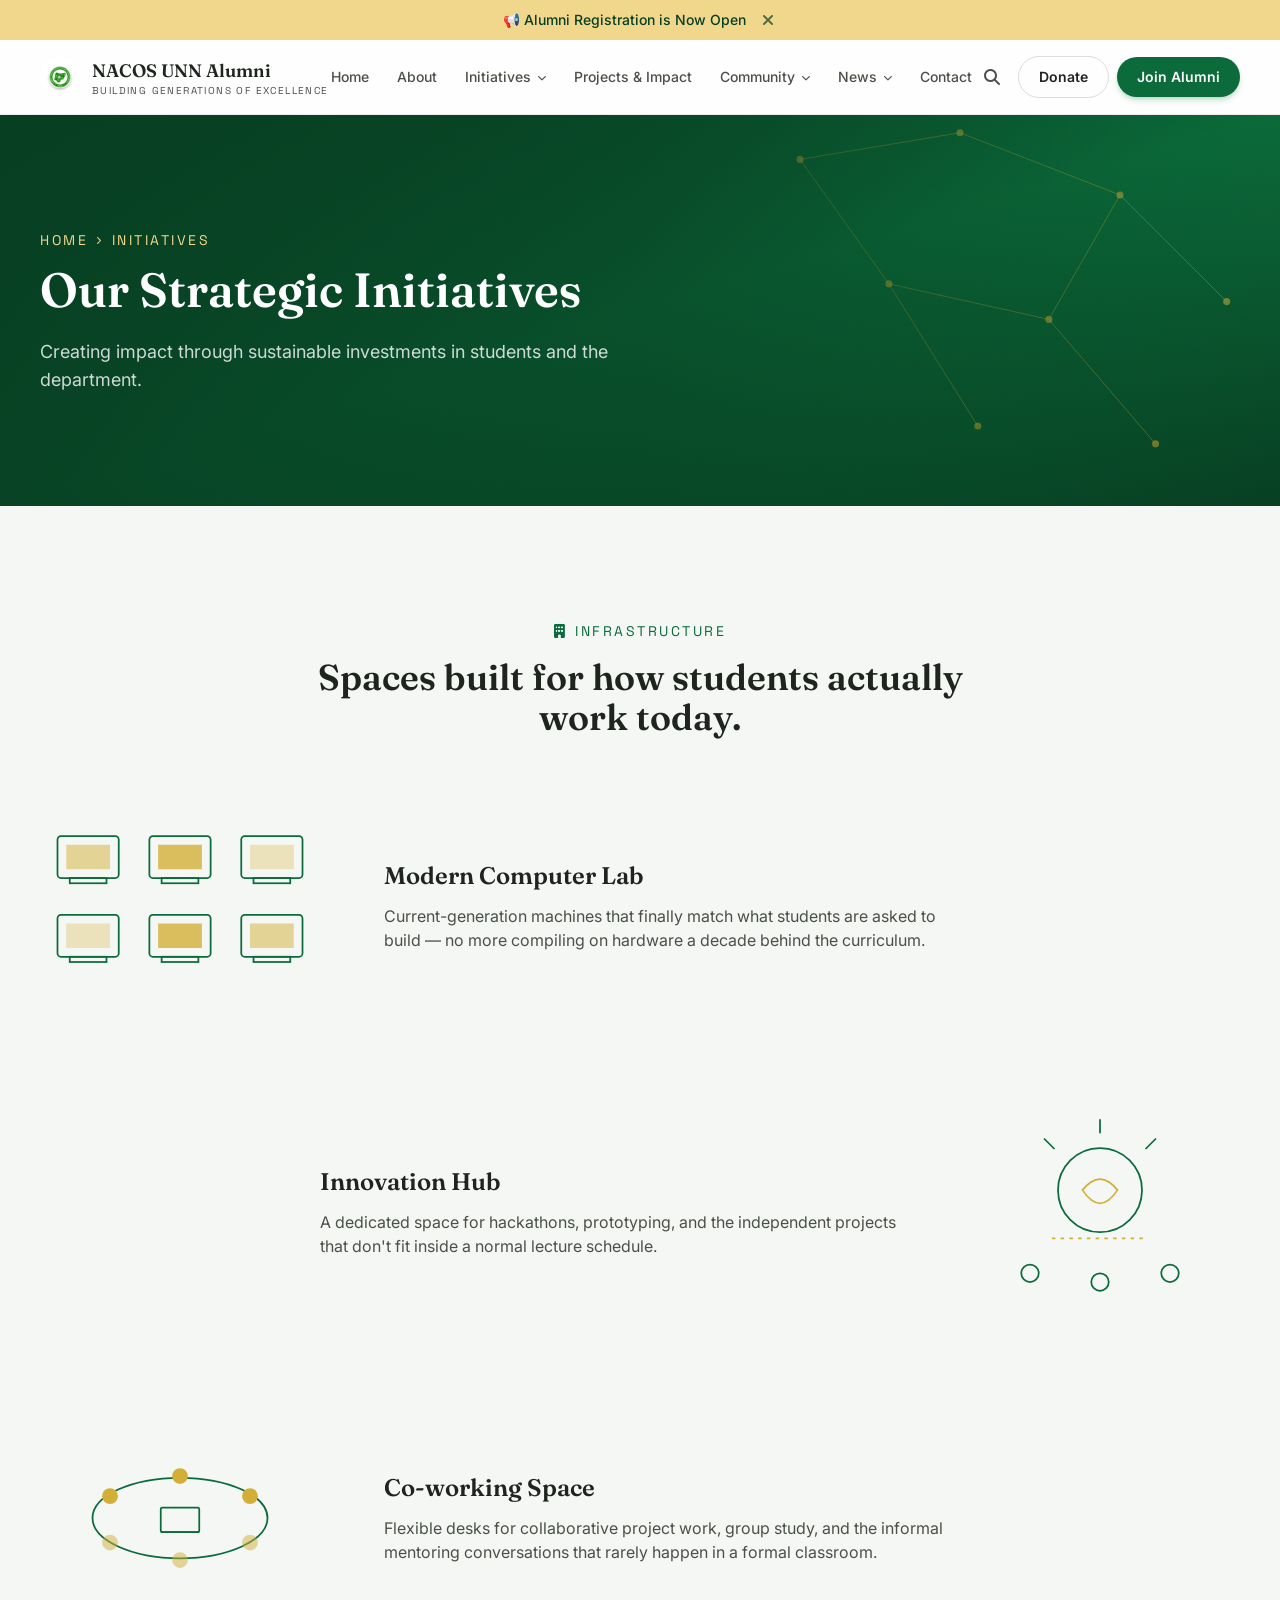
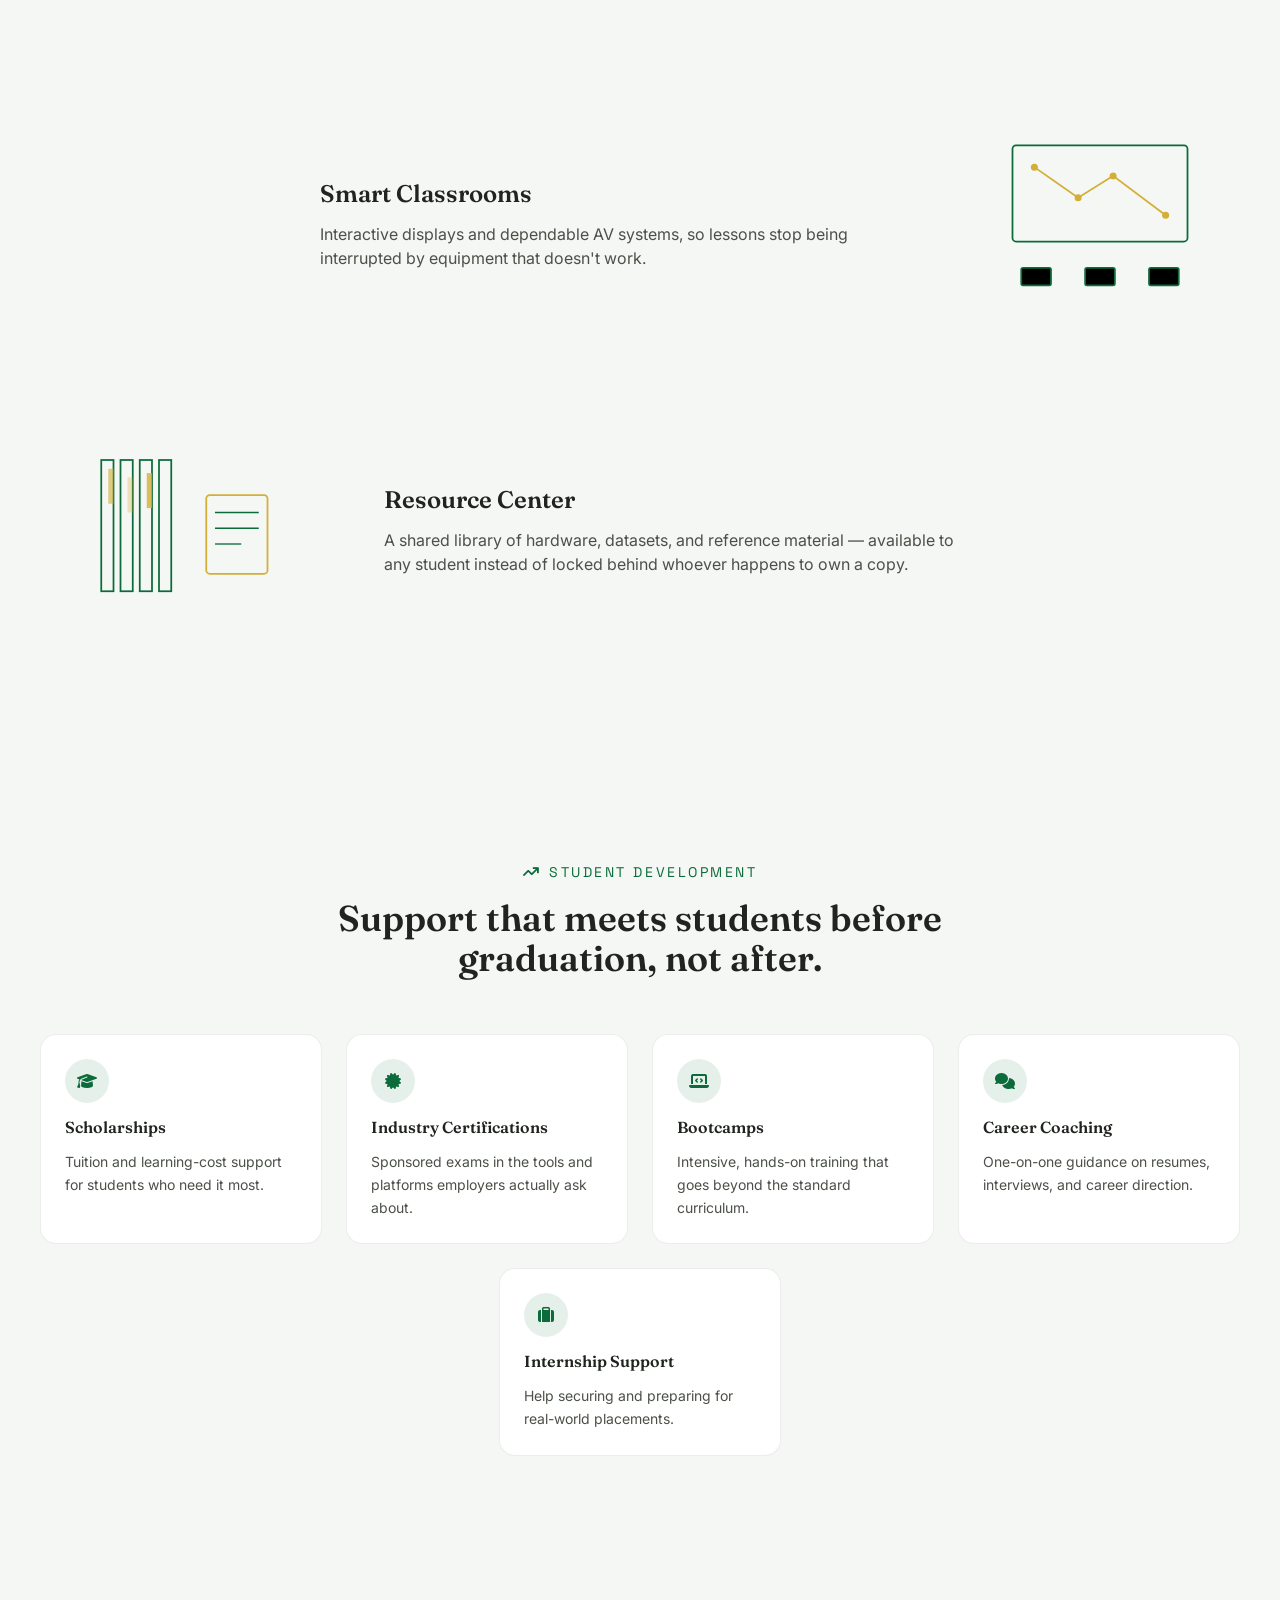
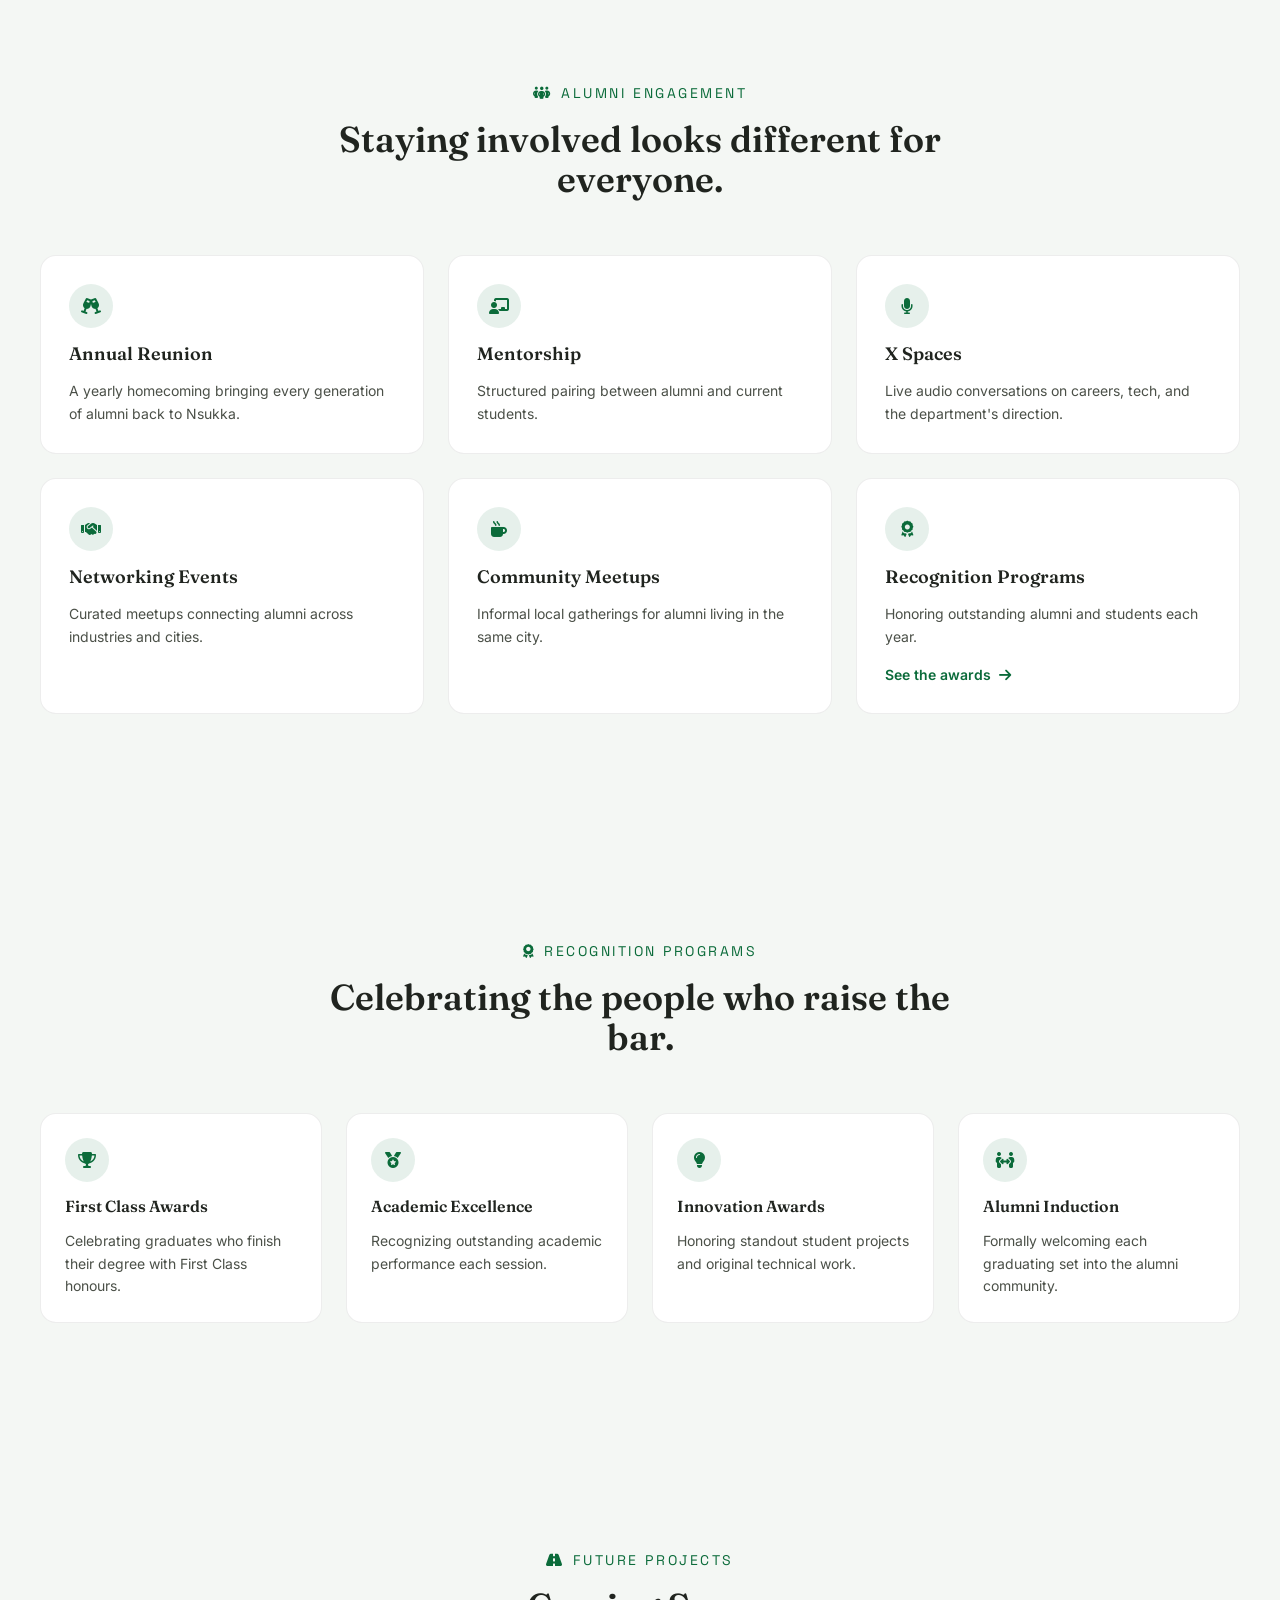
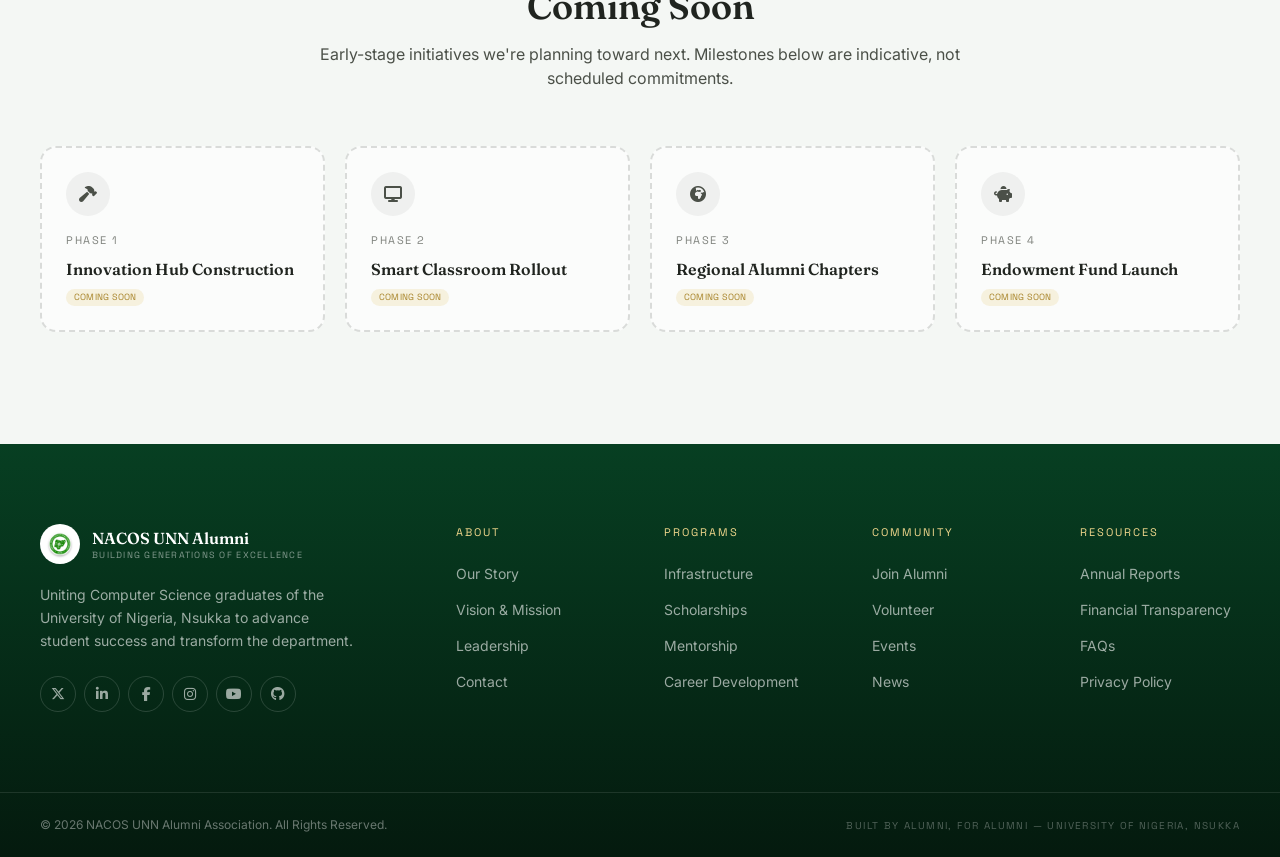
<file: initiatives.html>
<!DOCTYPE html>
<html lang="en">
<head>
  <meta charset="UTF-8" />
  <meta name="viewport" content="width=device-width, initial-scale=1.0" />
  <title>Our Strategic Initiatives — NACOS UNN Alumni Association</title>
  <meta name="description" content="How NACOS UNN Alumni invests in infrastructure, student development, alumni engagement, and recognition across the department." />

  <link rel="preconnect" href="https://fonts.googleapis.com">
  <link rel="preconnect" href="https://fonts.gstatic.com" crossorigin>
  <link href="https://fonts.googleapis.com/css2?family=Fraunces:opsz,wght@9..144,500;9..144,600;9..144,700&family=Inter:wght@400;500;600;700&family=Space+Grotesk:wght@500;600&display=swap" rel="stylesheet">

  <link rel="stylesheet" href="https://cdnjs.cloudflare.com/ajax/libs/font-awesome/6.5.2/css/all.min.css">

  <!-- Shared, site-wide compiled Tailwind output -->
  <link rel="stylesheet" href="./css/output.css">
</head>

<body>

  <!-- =====================================================================
       ANNOUNCEMENT BAR + PRIMARY NAVIGATION + SEARCH MODAL + MOBILE MENU
       Identical chrome to index.html/about.html. "Initiatives" is marked
       active here (the trigger button itself gets .is-active, since it's
       a hover-trigger rather than a plain link).
  ====================================================================== -->
  <input type="checkbox" id="announcement-dismiss" class="announcement-dismiss sr-only" />
  <div class="announcement-bar">
    <div class="container-content flex items-center justify-center gap-3 py-2.5 text-center">
      <p class="font-body text-xs sm:text-sm font-medium text-forest-dark">
        📢 Alumni Registration is Now Open
      </p>
      <label for="announcement-dismiss" class="announcement-close" aria-label="Dismiss announcement">
        <i class="fa-solid fa-xmark"></i>
      </label>
    </div>
  </div>

  <header id="main-header" class="sticky top-0 z-50">
  </header>

  <input type="checkbox" id="search-toggle" class="search-toggle sr-only" />
  <div class="search-modal-backdrop">
    <div class="search-modal" role="dialog" aria-modal="true" aria-label="Search the site">
      <div class="flex items-center justify-between gap-4 border-b border-ink/10 p-5">
        <label for="search-toggle" class="flex flex-1 items-center gap-3 cursor-text">
          <i class="fa-solid fa-magnifying-glass text-ink-soft"></i>
          <input type="search" placeholder="Search projects, news, alumni, events…" class="search-modal__input" />
        </label>
        <label for="search-toggle" class="search-modal__close" aria-label="Close search">
          <i class="fa-solid fa-xmark"></i>
        </label>
      </div>
      <div class="p-5">
        <p class="mb-3 font-mono text-[11px] uppercase tracking-[0.16em] text-ink-soft">Browse by category</p>
        <div class="flex flex-wrap gap-2">
          <a href="index.html#projects" class="search-suggestion">Projects</a>
          <a href="index.html#latest-news" class="search-suggestion">News</a>
          <a href="index.html#community" class="search-suggestion">Alumni</a>
          <a href="index.html#events" class="search-suggestion">Events</a>
          <a href="initiatives.html#scholarships" class="search-suggestion">Scholarships</a>
          <a href="index.html#latest-news" class="search-suggestion">Articles</a>
        </div>
      </div>
    </div>
  </div>

  <div id="mobile-menu" class="mobile-menu hidden" role="dialog" aria-modal="true" aria-label="Mobile navigation">
    <div class="flex items-center justify-between px-6 py-5">
      <a href="index.html" class="flex items-center gap-2.5" aria-label="NACOS UNN Alumni Association — go to homepage">
        <svg width="34" height="34" viewBox="0 0 42 42" aria-hidden="true">
          <circle cx="21" cy="21" r="20" fill="#D4AF37" stroke="#0B6B3A" stroke-width="1.5" />
          <path d="M21 14 L30 18.5 L21 23 L12 18.5 Z" fill="#073F22" />
          <path d="M16 20.5 V26 Q21 28.5 26 26 V20.5" fill="none" stroke="#073F22" stroke-width="1.4" />
        </svg>
        <span class="font-display text-base font-semibold text-white">NACOS UNN Alumni</span>
      </a>
      <button id="mobile-menu-close" type="button" aria-label="Close menu" class="flex h-10 w-10 items-center justify-center rounded-full bg-white/10 text-white">
        <i class="fa-solid fa-xmark text-xl"></i>
      </button>
    </div>

    <ul class="flex flex-1 flex-col gap-1 px-6 pt-4" role="list">
      <li class="menu-item delay-1"><a href="index.html" class="mobile-link">Home</a></li>
      <li class="menu-item delay-2"><a href="about.html" class="mobile-link">About</a></li>
      <li class="menu-item delay-3"><a href="initiatives.html" class="mobile-link is-active">Initiatives</a></li>
      <li class="menu-item delay-4"><a href="index.html#projects" class="mobile-link">Projects &amp; Impact</a></li>
      <li class="menu-item delay-5"><a href="index.html#community" class="mobile-link">Community</a></li>
      <li class="menu-item delay-6"><a href="index.html#latest-news" class="mobile-link">News</a></li>
      <li class="menu-item delay-7"><a href="index.html#contact" class="mobile-link">Contact</a></li>
    </ul>

    <div class="menu-item delay-7 flex flex-col gap-3 px-6 py-6">
      <a href="support.html" class="btn-outline-light w-full">Donate</a>
      <a href="join.html" class="btn-primary w-full">Join Alumni</a>
    </div>

    <div class="menu-item delay-7 flex items-center justify-center gap-4 pb-5">
      <a href="#" class="social-icon-light" aria-label="Facebook"><i class="fa-brands fa-facebook-f"></i></a>
      <a href="#" class="social-icon-light" aria-label="X (Twitter)"><i class="fa-brands fa-x-twitter"></i></a>
      <a href="#" class="social-icon-light" aria-label="LinkedIn"><i class="fa-brands fa-linkedin-in"></i></a>
      <a href="#" class="social-icon-light" aria-label="Instagram"><i class="fa-brands fa-instagram"></i></a>
    </div>

    <p class="menu-item delay-7 border-t border-white/10 px-6 py-4 text-center font-mono text-[11px] text-white/50">
      © 2026 NACOS UNN Alumni Association
    </p>
  </div>

  <!-- =====================================================================
       HERO (Page 3: Initiatives)
  ====================================================================== -->
  <section class="relative overflow-hidden bg-gradient-to-br from-forest-dark via-forest to-forest-dark py-24 sm:py-28">
    <svg class="absolute inset-0 h-full w-full" viewBox="0 0 1440 500" preserveAspectRatio="xMidYMid slice" aria-hidden="true">
      <g stroke="#D4AF37" stroke-width="1" fill="none" opacity="0.4">
        <line x1="900" y1="80" x2="1080" y2="50" /><line x1="1080" y1="50" x2="1260" y2="120" />
        <line x1="1260" y1="120" x2="1380" y2="240" /><line x1="900" y1="80" x2="1000" y2="220" />
        <line x1="1000" y1="220" x2="1180" y2="260" /><line x1="1180" y1="260" x2="1260" y2="120" />
        <line x1="1000" y1="220" x2="1100" y2="380" /><line x1="1180" y1="260" x2="1300" y2="400" />
      </g>
      <g fill="#D4AF37" opacity="0.55">
        <circle cx="1080" cy="50" r="4" /><circle cx="1260" cy="120" r="4" /><circle cx="1380" cy="240" r="4" />
        <circle cx="1000" cy="220" r="4" /><circle cx="1180" cy="260" r="4" /><circle cx="1100" cy="380" r="4" />
        <circle cx="1300" cy="400" r="4" /><circle cx="900" cy="80" r="4" />
      </g>
    </svg>
    <div class="absolute inset-0 bg-gradient-to-r from-forest-dark/90 via-forest-dark/60 to-transparent"></div>

    <div class="container-content relative">
      <p class="eyebrow mb-4">
        <a href="index.html" class="hover:text-gold">Home</a>
        <i class="fa-solid fa-chevron-right text-[8px]"></i> Initiatives
      </p>
      <h1 class="font-display text-4xl font-semibold text-white sm:text-5xl">Our Strategic Initiatives</h1>
      <p class="mt-6 max-w-2xl text-base leading-relaxed text-white/80 sm:text-lg">
        Creating impact through sustainable investments in students and the
        department.
      </p>
    </div>
  </section>

  <!-- =====================================================================
       INFRASTRUCTURE — 5 alternating rows with large illustrations
  ====================================================================== -->
  <section id="infrastructure" class="container-content py-20 sm:py-28">
    <div class="mx-auto max-w-2xl text-center">
      <p class="eyebrow eyebrow--light mx-auto mb-4 justify-center">
        <i class="fa-solid fa-building"></i> Infrastructure
      </p>
      <h2 class="font-display text-3xl font-semibold text-ink sm:text-4xl">
        Spaces built for how students actually work today.
      </h2>
    </div>

    <div class="mt-16 flex flex-col gap-20 sm:gap-24">

      <!-- Modern Computer Lab -->
      <div class="challenge-row">
        <div class="challenge-row__art challenge-row__art--lg">
          <svg viewBox="0 0 320 240" aria-hidden="true">
            <g stroke="#0B6B3A" stroke-width="2" fill="none">
              <rect x="20" y="40" width="70" height="48" rx="4"/><rect x="34" y="88" width="42" height="6"/>
              <rect x="125" y="40" width="70" height="48" rx="4"/><rect x="139" y="88" width="42" height="6"/>
              <rect x="230" y="40" width="70" height="48" rx="4"/><rect x="244" y="88" width="42" height="6"/>
              <rect x="20" y="130" width="70" height="48" rx="4"/><rect x="34" y="178" width="42" height="6"/>
              <rect x="125" y="130" width="70" height="48" rx="4"/><rect x="139" y="178" width="42" height="6"/>
              <rect x="230" y="130" width="70" height="48" rx="4"/><rect x="244" y="178" width="42" height="6"/>
            </g>
            <g fill="#D4AF37">
              <rect x="30" y="50" width="50" height="28" opacity="0.5"/>
              <rect x="135" y="50" width="50" height="28" opacity="0.8"/>
              <rect x="240" y="50" width="50" height="28" opacity="0.3"/>
              <rect x="30" y="140" width="50" height="28" opacity="0.3"/>
              <rect x="135" y="140" width="50" height="28" opacity="0.8"/>
              <rect x="240" y="140" width="50" height="28" opacity="0.5"/>
            </g>
          </svg>
        </div>
        <div class="challenge-row__text">
          <h3 class="challenge-row__title">Modern Computer Lab</h3>
          <p class="challenge-row__desc">
            Current-generation machines that finally match what students are
            asked to build &mdash; no more compiling on hardware a decade
            behind the curriculum.
          </p>
        </div>
      </div>

      <!-- Innovation Hub -->
      <div class="challenge-row challenge-row--reverse">
        <div class="challenge-row__art challenge-row__art--lg">
          <svg viewBox="0 0 320 240" aria-hidden="true">
            <circle cx="160" cy="95" r="48" fill="none" stroke="#0B6B3A" stroke-width="2"/>
            <path d="M140 95 Q160 70 180 95 Q170 110 160 110 Q150 110 140 95 Z" fill="none" stroke="#D4AF37" stroke-width="2"/>
            <line x1="160" y1="30" x2="160" y2="14" stroke="#0B6B3A" stroke-width="2"/>
            <line x1="108" y1="48" x2="96" y2="36" stroke="#0B6B3A" stroke-width="2"/>
            <line x1="212" y1="48" x2="224" y2="36" stroke="#0B6B3A" stroke-width="2"/>
            <line x1="105" y1="150" x2="215" y2="150" stroke="#D4AF37" stroke-width="2" stroke-dasharray="4 6"/>
            <circle cx="80" cy="190" r="10" fill="none" stroke="#0B6B3A" stroke-width="2"/>
            <circle cx="160" cy="200" r="10" fill="none" stroke="#0B6B3A" stroke-width="2"/>
            <circle cx="240" cy="190" r="10" fill="none" stroke="#0B6B3A" stroke-width="2"/>
          </svg>
        </div>
        <div class="challenge-row__text">
          <h3 class="challenge-row__title">Innovation Hub</h3>
          <p class="challenge-row__desc">
            A dedicated space for hackathons, prototyping, and the
            independent projects that don't fit inside a normal lecture
            schedule.
          </p>
        </div>
      </div>

      <!-- Co-working Space -->
      <div class="challenge-row">
        <div class="challenge-row__art challenge-row__art--lg">
          <svg viewBox="0 0 320 240" aria-hidden="true">
            <ellipse cx="160" cy="120" rx="100" ry="46" fill="none" stroke="#0B6B3A" stroke-width="2"/>
            <g fill="#D4AF37">
              <circle cx="80" cy="95" r="9"/><circle cx="160" cy="72" r="9"/><circle cx="240" cy="95" r="9"/>
              <circle cx="80" cy="148" r="9" opacity="0.5"/><circle cx="160" cy="168" r="9" opacity="0.5"/><circle cx="240" cy="148" r="9" opacity="0.5"/>
            </g>
            <rect x="138" y="108" width="44" height="28" rx="2" fill="none" stroke="#0B6B3A" stroke-width="2"/>
            <line x1="138" y1="136" x2="182" y2="136" stroke="#0B6B3A" stroke-width="2"/>
          </svg>
        </div>
        <div class="challenge-row__text">
          <h3 class="challenge-row__title">Co-working Space</h3>
          <p class="challenge-row__desc">
            Flexible desks for collaborative project work, group study, and
            the informal mentoring conversations that rarely happen in a
            formal classroom.
          </p>
        </div>
      </div>

      <!-- Smart Classrooms -->
      <div class="challenge-row challenge-row--reverse">
        <div class="challenge-row__art challenge-row__art--lg">
          <svg viewBox="0 0 320 240" aria-hidden="true">
            <rect x="60" y="30" width="200" height="110" rx="4" fill="none" stroke="#0B6B3A" stroke-width="2"/>
            <path d="M85 55 L135 90 L175 65 L235 110" fill="none" stroke="#D4AF37" stroke-width="2"/>
            <circle cx="85" cy="55" r="4" fill="#D4AF37"/><circle cx="135" cy="90" r="4" fill="#D4AF37"/>
            <circle cx="175" cy="65" r="4" fill="#D4AF37"/><circle cx="235" cy="110" r="4" fill="#D4AF37"/>
            <g stroke="#0B6B3A" stroke-width="2">
              <rect x="70" y="170" width="34" height="20" rx="2"/><rect x="143" y="170" width="34" height="20" rx="2"/>
              <rect x="216" y="170" width="34" height="20" rx="2"/>
            </g>
          </svg>
        </div>
        <div class="challenge-row__text">
          <h3 class="challenge-row__title">Smart Classrooms</h3>
          <p class="challenge-row__desc">
            Interactive displays and dependable AV systems, so lessons stop
            being interrupted by equipment that doesn't work.
          </p>
        </div>
      </div>

      <!-- Resource Center -->
      <div class="challenge-row">
        <div class="challenge-row__art challenge-row__art--lg">
          <svg viewBox="0 0 320 240" aria-hidden="true">
            <g stroke="#0B6B3A" stroke-width="2" fill="none">
              <rect x="70" y="40" width="14" height="150"/><rect x="92" y="40" width="14" height="150"/>
              <rect x="114" y="40" width="14" height="150"/><rect x="136" y="40" width="14" height="150"/>
            </g>
            <rect x="78" y="50" width="6" height="40" fill="#D4AF37" opacity="0.6"/>
            <rect x="100" y="60" width="6" height="40" fill="#D4AF37" opacity="0.3"/>
            <rect x="122" y="55" width="6" height="40" fill="#D4AF37" opacity="0.8"/>
            <rect x="190" y="80" width="70" height="90" rx="4" fill="none" stroke="#D4AF37" stroke-width="2"/>
            <line x1="200" y1="100" x2="250" y2="100" stroke="#0B6B3A" stroke-width="1.5"/>
            <line x1="200" y1="118" x2="250" y2="118" stroke="#0B6B3A" stroke-width="1.5"/>
            <line x1="200" y1="136" x2="230" y2="136" stroke="#0B6B3A" stroke-width="1.5"/>
          </svg>
        </div>
        <div class="challenge-row__text">
          <h3 class="challenge-row__title">Resource Center</h3>
          <p class="challenge-row__desc">
            A shared library of hardware, datasets, and reference material
            &mdash; available to any student instead of locked behind
            whoever happens to own a copy.
          </p>
        </div>
      </div>

    </div>
  </section>

  <!-- =====================================================================
       STUDENT DEVELOPMENT — 5 cards
  ====================================================================== -->
  <section class="bg-mist py-20 sm:py-28">
    <div class="container-content">
      <div class="mx-auto max-w-2xl text-center">
        <p class="eyebrow eyebrow--light mx-auto mb-4 justify-center">
          <i class="fa-solid fa-arrow-trend-up"></i> Student Development
        </p>
        <h2 class="font-display text-3xl font-semibold text-ink sm:text-4xl">
          Support that meets students before graduation, not after.
        </h2>
      </div>

      <div class="objectives-grid">
        <div id="scholarships" class="objective-card">
          <span class="objective-card__icon"><i class="fa-solid fa-graduation-cap"></i></span>
          <h3 class="objective-card__title">Scholarships</h3>
          <p class="objective-card__desc">Tuition and learning-cost support for students who need it most.</p>
        </div>
        <div id="industry-certifications" class="objective-card">
          <span class="objective-card__icon"><i class="fa-solid fa-certificate"></i></span>
          <h3 class="objective-card__title">Industry Certifications</h3>
          <p class="objective-card__desc">Sponsored exams in the tools and platforms employers actually ask about.</p>
        </div>
        <div id="bootcamps" class="objective-card">
          <span class="objective-card__icon"><i class="fa-solid fa-laptop-code"></i></span>
          <h3 class="objective-card__title">Bootcamps</h3>
          <p class="objective-card__desc">Intensive, hands-on training that goes beyond the standard curriculum.</p>
        </div>
        <div id="career-coaching" class="objective-card">
          <span class="objective-card__icon"><i class="fa-solid fa-comments"></i></span>
          <h3 class="objective-card__title">Career Coaching</h3>
          <p class="objective-card__desc">One-on-one guidance on resumes, interviews, and career direction.</p>
        </div>
        <div id="internship-support" class="objective-card">
          <span class="objective-card__icon"><i class="fa-solid fa-suitcase"></i></span>
          <h3 class="objective-card__title">Internship Support</h3>
          <p class="objective-card__desc">Help securing and preparing for real-world placements.</p>
        </div>
      </div>
    </div>
  </section>

  <!-- =====================================================================
       ALUMNI ENGAGEMENT — 6 cards
  ====================================================================== -->
  <section id="alumni-engagement" class="container-content py-20 sm:py-28">
    <div class="mx-auto max-w-2xl text-center">
      <p class="eyebrow eyebrow--light mx-auto mb-4 justify-center">
        <i class="fa-solid fa-people-group"></i> Alumni Engagement
      </p>
      <h2 class="font-display text-3xl font-semibold text-ink sm:text-4xl">
        Staying involved looks different for everyone.
      </h2>
    </div>

    <div class="mt-14 grid gap-6 sm:grid-cols-2 lg:grid-cols-3">
      <div class="initiative-card">
        <span class="initiative-card__icon"><i class="fa-solid fa-champagne-glasses"></i></span>
        <h3 class="initiative-card__title">Annual Reunion</h3>
        <p class="initiative-card__desc">A yearly homecoming bringing every generation of alumni back to Nsukka.</p>
      </div>
      <div id="mentorship" class="initiative-card">
        <span class="initiative-card__icon"><i class="fa-solid fa-chalkboard-user"></i></span>
        <h3 class="initiative-card__title">Mentorship</h3>
        <p class="initiative-card__desc">Structured pairing between alumni and current students.</p>
      </div>
      <div class="initiative-card">
        <span class="initiative-card__icon"><i class="fa-solid fa-microphone"></i></span>
        <h3 class="initiative-card__title">X Spaces</h3>
        <p class="initiative-card__desc">Live audio conversations on careers, tech, and the department's direction.</p>
      </div>
      <div id="networking-events" class="initiative-card">
        <span class="initiative-card__icon"><i class="fa-solid fa-handshake"></i></span>
        <h3 class="initiative-card__title">Networking Events</h3>
        <p class="initiative-card__desc">Curated meetups connecting alumni across industries and cities.</p>
      </div>
      <div class="initiative-card">
        <span class="initiative-card__icon"><i class="fa-solid fa-mug-hot"></i></span>
        <h3 class="initiative-card__title">Community Meetups</h3>
        <p class="initiative-card__desc">Informal local gatherings for alumni living in the same city.</p>
      </div>
      <a href="#recognition" class="initiative-card">
        <span class="initiative-card__icon"><i class="fa-solid fa-award"></i></span>
        <h3 class="initiative-card__title">Recognition Programs</h3>
        <p class="initiative-card__desc">Honoring outstanding alumni and students each year.</p>
        <span class="initiative-card__link">See the awards <i class="fa-solid fa-arrow-right"></i></span>
      </a>
    </div>
  </section>

  <!-- =====================================================================
       RECOGNITION PROGRAMS — 4 cards
  ====================================================================== -->
  <section id="recognition" class="bg-mist py-20 sm:py-28">
    <div class="container-content">
      <div class="mx-auto max-w-2xl text-center">
        <p class="eyebrow eyebrow--light mx-auto mb-4 justify-center">
          <i class="fa-solid fa-award"></i> Recognition Programs
        </p>
        <h2 class="font-display text-3xl font-semibold text-ink sm:text-4xl">
          Celebrating the people who raise the bar.
        </h2>
      </div>

      <div class="objectives-grid">
        <div class="objective-card">
          <span class="objective-card__icon"><i class="fa-solid fa-trophy"></i></span>
          <h3 class="objective-card__title">First Class Awards</h3>
          <p class="objective-card__desc">Celebrating graduates who finish their degree with First Class honours.</p>
        </div>
        <div class="objective-card">
          <span class="objective-card__icon"><i class="fa-solid fa-medal"></i></span>
          <h3 class="objective-card__title">Academic Excellence</h3>
          <p class="objective-card__desc">Recognizing outstanding academic performance each session.</p>
        </div>
        <div class="objective-card">
          <span class="objective-card__icon"><i class="fa-solid fa-lightbulb"></i></span>
          <h3 class="objective-card__title">Innovation Awards</h3>
          <p class="objective-card__desc">Honoring standout student projects and original technical work.</p>
        </div>
        <div class="objective-card">
          <span class="objective-card__icon"><i class="fa-solid fa-people-arrows"></i></span>
          <h3 class="objective-card__title">Alumni Induction</h3>
          <p class="objective-card__desc">Formally welcoming each graduating set into the alumni community.</p>
        </div>
      </div>
    </div>
  </section>

  <!-- =====================================================================
       FUTURE PROJECTS — "Coming Soon" roadmap
       Visually distinct from the About page's confident, solid Vision
       Timeline: dashed borders, muted icons, and soon-tags throughout,
       to signal these are planned rather than active.
  ====================================================================== -->
  <section id="future-projects" class="container-content py-20 sm:py-28">
    <div class="mx-auto max-w-2xl text-center">
      <p class="eyebrow eyebrow--light mx-auto mb-4 justify-center">
        <i class="fa-solid fa-road"></i> Future Projects
      </p>
      <h2 class="font-display text-3xl font-semibold text-ink sm:text-4xl">Coming Soon</h2>
      <p class="mt-4 text-base text-ink-soft">
        Early-stage initiatives we're planning toward next. Milestones below
        are indicative, not scheduled commitments.
      </p>
    </div>

    <div class="future-roadmap">
      <div class="future-roadmap__step">
        <span class="future-roadmap__icon"><i class="fa-solid fa-hammer"></i></span>
        <p class="future-roadmap__phase">Phase 1</p>
        <p class="future-roadmap__title">Innovation Hub Construction</p>
        <span class="soon-tag">Coming Soon</span>
      </div>
      <div class="future-roadmap__step">
        <span class="future-roadmap__icon"><i class="fa-solid fa-display"></i></span>
        <p class="future-roadmap__phase">Phase 2</p>
        <p class="future-roadmap__title">Smart Classroom Rollout</p>
        <span class="soon-tag">Coming Soon</span>
      </div>
      <div class="future-roadmap__step">
        <span class="future-roadmap__icon"><i class="fa-solid fa-earth-africa"></i></span>
        <p class="future-roadmap__phase">Phase 3</p>
        <p class="future-roadmap__title">Regional Alumni Chapters</p>
        <span class="soon-tag">Coming Soon</span>
      </div>
      <div class="future-roadmap__step">
        <span class="future-roadmap__icon"><i class="fa-solid fa-piggy-bank"></i></span>
        <p class="future-roadmap__phase">Phase 4</p>
        <p class="future-roadmap__title">Endowment Fund Launch</p>
        <span class="soon-tag">Coming Soon</span>
      </div>
    </div>
  </section>


  <!-- ===================================================================
       SITE FOOTER
       Four-column nav + brand + social + legal bottom bar.
       Matches the dark-green brand palette used across the site.
  ==================================================================== -->
  <footer id="footer" class="bg-gradient-to-b from-forest-dark to-[#041A0E]" aria-label="Site footer">

    <!-- Top: logo + columns + newsletter -->
    <div class="container-content py-16 sm:py-20">
      <div class="grid grid-cols-1 gap-12 sm:grid-cols-2 lg:grid-cols-6">

        <!-- Brand column (spans 2 of 6 on large) -->
        <div class="lg:col-span-2">
          <a href="index.html" class="inline-flex items-center gap-3 mb-5" aria-label="NACOS UNN Alumni Association — homepage">
            <div class="w-10 h-10 rounded-full overflow-hidden bg-white/5 flex items-center justify-center">
              <img class="w-full h-full" src="./images/nacos_logo.jpg" alt="NACOS LOGO">
            </div>
            <span class="flex flex-col leading-tight">
              <span class="font-display text-base font-semibold text-white">NACOS UNN Alumni</span>
              <span class="font-mono text-[9px] uppercase tracking-[0.14em] text-white/50">Building Generations of Excellence</span>
            </span>
          </a>

          <p class="font-body text-sm leading-relaxed text-white/60 max-w-xs">
            Uniting Computer Science graduates of the University of Nigeria, Nsukka to advance student success and transform the department.
          </p>

          <!-- Social icons -->
          <div class="mt-6 flex flex-wrap gap-2">
            <a href="#" class="flex h-9 w-9 items-center justify-center rounded-full border border-white/15 text-white/60 transition-all duration-200 hover:border-gold hover:text-gold" aria-label="Follow us on X (Twitter)">
              <i class="fa-brands fa-x-twitter text-sm"></i>
            </a>
            <a href="#" class="flex h-9 w-9 items-center justify-center rounded-full border border-white/15 text-white/60 transition-all duration-200 hover:border-gold hover:text-gold" aria-label="Connect on LinkedIn">
              <i class="fa-brands fa-linkedin-in text-sm"></i>
            </a>
            <a href="#" class="flex h-9 w-9 items-center justify-center rounded-full border border-white/15 text-white/60 transition-all duration-200 hover:border-gold hover:text-gold" aria-label="Follow us on Facebook">
              <i class="fa-brands fa-facebook-f text-sm"></i>
            </a>
            <a href="#" class="flex h-9 w-9 items-center justify-center rounded-full border border-white/15 text-white/60 transition-all duration-200 hover:border-gold hover:text-gold" aria-label="Follow us on Instagram">
              <i class="fa-brands fa-instagram text-sm"></i>
            </a>
            <a href="#" class="flex h-9 w-9 items-center justify-center rounded-full border border-white/15 text-white/60 transition-all duration-200 hover:border-gold hover:text-gold" aria-label="Subscribe on YouTube">
              <i class="fa-brands fa-youtube text-sm"></i>
            </a>
            <a href="#" class="flex h-9 w-9 items-center justify-center rounded-full border border-white/15 text-white/60 transition-all duration-200 hover:border-gold hover:text-gold" aria-label="Find us on GitHub">
              <i class="fa-brands fa-github text-sm"></i>
            </a>
          </div>
        </div>

        <!-- Nav column 1: About -->
        <div>
          <h3 class="font-mono text-[11px] uppercase tracking-[0.18em] text-gold-soft mb-5">About</h3>
          <ul class="space-y-3" role="list">
            <li><a href="about.html" class="font-body text-sm text-white/60 transition-colors duration-200 hover:text-white">Our Story</a></li>
            <li><a href="about.html#vision-mission" class="font-body text-sm text-white/60 transition-colors duration-200 hover:text-white">Vision &amp; Mission</a></li>
            <li><a href="about.html#leadership" class="font-body text-sm text-white/60 transition-colors duration-200 hover:text-white">Leadership</a></li>
            <li><a href="index.html#contact" class="font-body text-sm text-white/60 transition-colors duration-200 hover:text-white">Contact</a></li>
          </ul>
        </div>

        <!-- Nav column 2: Programs -->
        <div>
          <h3 class="font-mono text-[11px] uppercase tracking-[0.18em] text-gold-soft mb-5">Programs</h3>
          <ul class="space-y-3" role="list">
            <li><a href="initiatives.html#infrastructure" class="font-body text-sm text-white/60 transition-colors duration-200 hover:text-white">Infrastructure</a></li>
            <li><a href="initiatives.html#scholarships" class="font-body text-sm text-white/60 transition-colors duration-200 hover:text-white">Scholarships</a></li>
            <li><a href="initiatives.html#mentorship" class="font-body text-sm text-white/60 transition-colors duration-200 hover:text-white">Mentorship</a></li>
            <li><a href="initiatives.html#career-coaching" class="font-body text-sm text-white/60 transition-colors duration-200 hover:text-white">Career Development</a></li>
          </ul>
        </div>

        <!-- Nav column 3: Community -->
        <div>
          <h3 class="font-mono text-[11px] uppercase tracking-[0.18em] text-gold-soft mb-5">Community</h3>
          <ul class="space-y-3" role="list">
            <li><a href="join.html" class="font-body text-sm text-white/60 transition-colors duration-200 hover:text-white">Join Alumni</a></li>
            <li><a href="projects.html#volunteer" class="font-body text-sm text-white/60 transition-colors duration-200 hover:text-white">Volunteer</a></li>
            <li><a href="index.html#events" class="font-body text-sm text-white/60 transition-colors duration-200 hover:text-white">Events</a></li>
            <li><a href="index.html#latest-news" class="font-body text-sm text-white/60 transition-colors duration-200 hover:text-white">News</a></li>
          </ul>
        </div>

        <!-- Nav column 4: Resources -->
        <div>
          <h3 class="font-mono text-[11px] uppercase tracking-[0.18em] text-gold-soft mb-5">Resources</h3>
          <ul class="space-y-3" role="list">
            <li><a href="projects.html#financial-transparency" class="font-body text-sm text-white/60 transition-colors duration-200 hover:text-white">Annual Reports</a></li>
            <li><a href="projects.html#financial-transparency" class="font-body text-sm text-white/60 transition-colors duration-200 hover:text-white">Financial Transparency</a></li>
            <li><a href="support.html#faq" class="font-body text-sm text-white/60 transition-colors duration-200 hover:text-white">FAQs</a></li>
            <li><a href="#privacy" class="font-body text-sm text-white/60 transition-colors duration-200 hover:text-white">Privacy Policy</a></li>
          </ul>
        </div>

      </div>
    </div>

    <!-- Divider -->
    <div class="border-t border-white/10"></div>

    <!-- Bottom bar -->
    <div class="container-content py-6">
      <div class="flex flex-col items-center gap-3 text-center sm:flex-row sm:justify-between sm:text-left">
        <p class="font-body text-xs text-white/40">
          © 2026 NACOS UNN Alumni Association. All Rights Reserved.
        </p>
        <p class="font-mono text-[10px] uppercase tracking-[0.14em] text-white/30">
          Built by alumni, for alumni — University of Nigeria, Nsukka
        </p>
      </div>
    </div>

  </footer>



  <!-- =====================================================================
       JAVASCRIPT — MOBILE MENU ONLY (identical to other pages)
  ====================================================================== -->
  <script src="./nav.js"> </script>

</body>
</html>
</file>
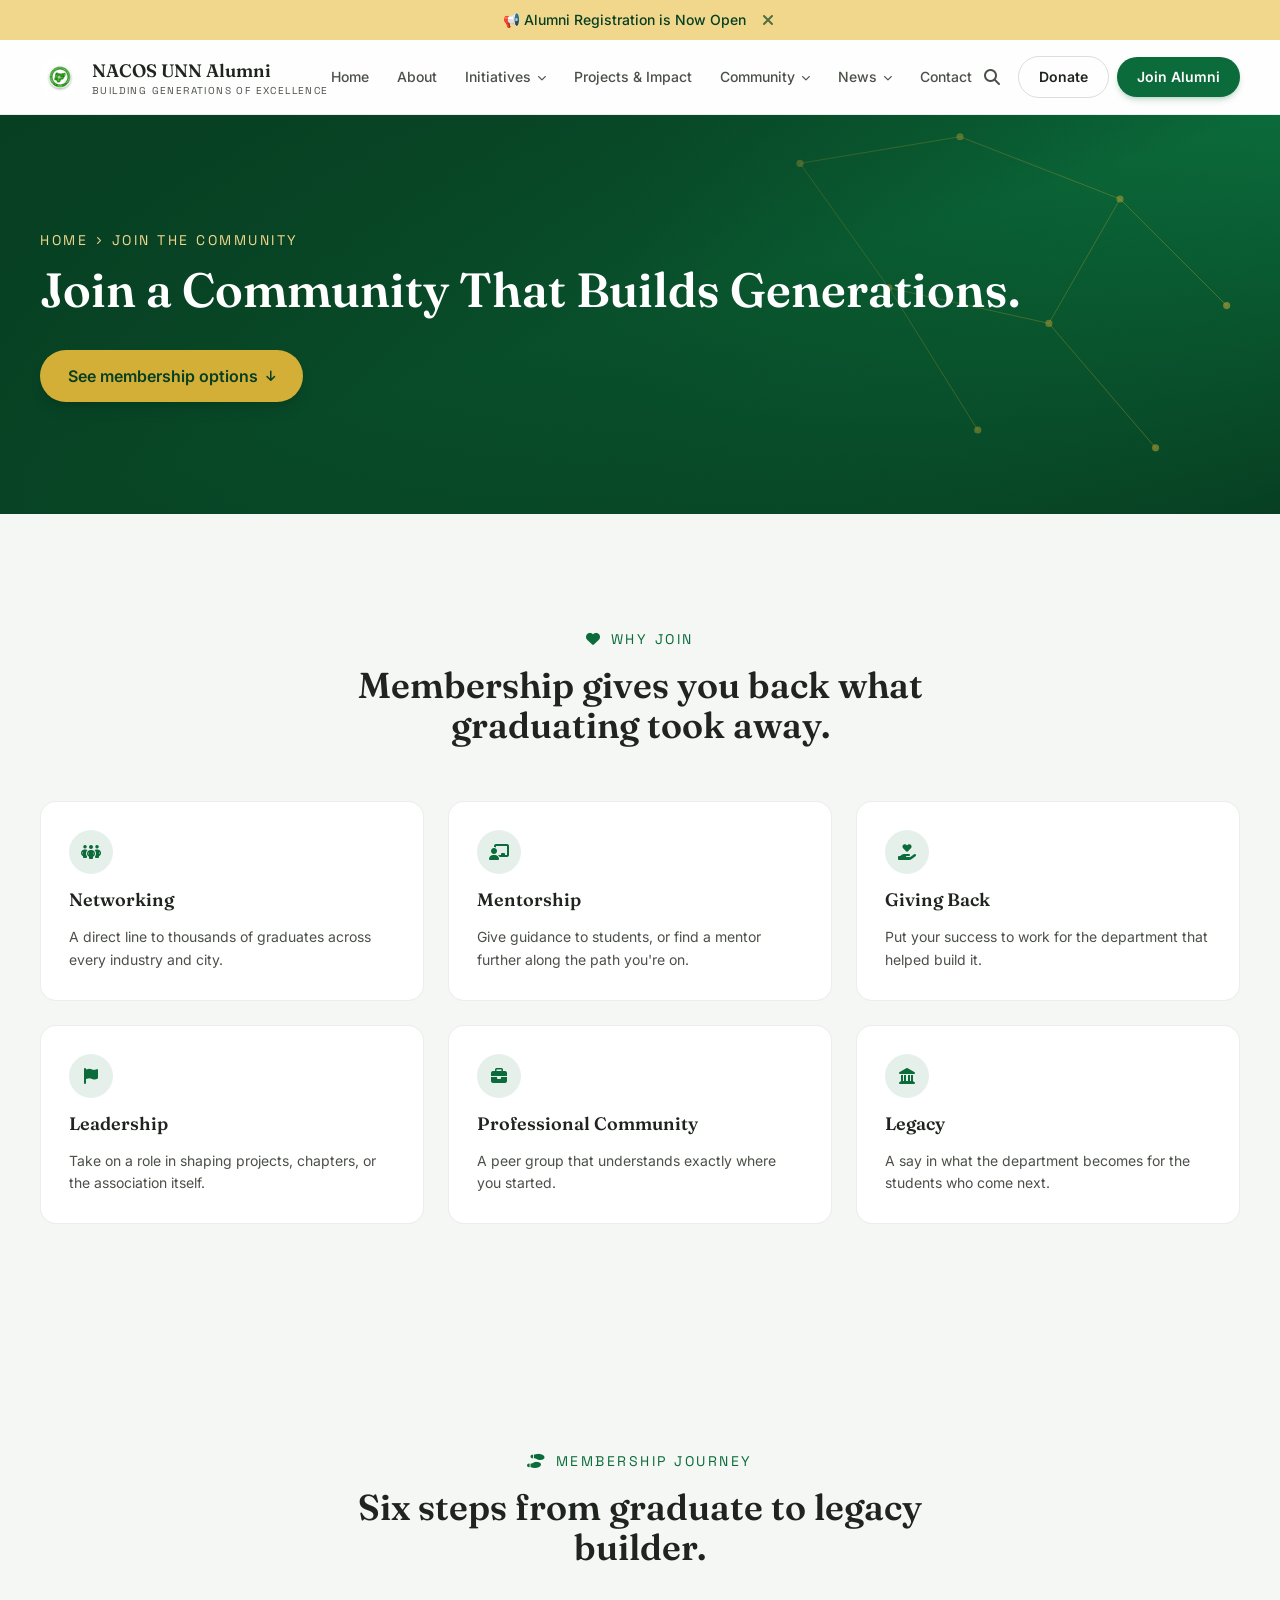
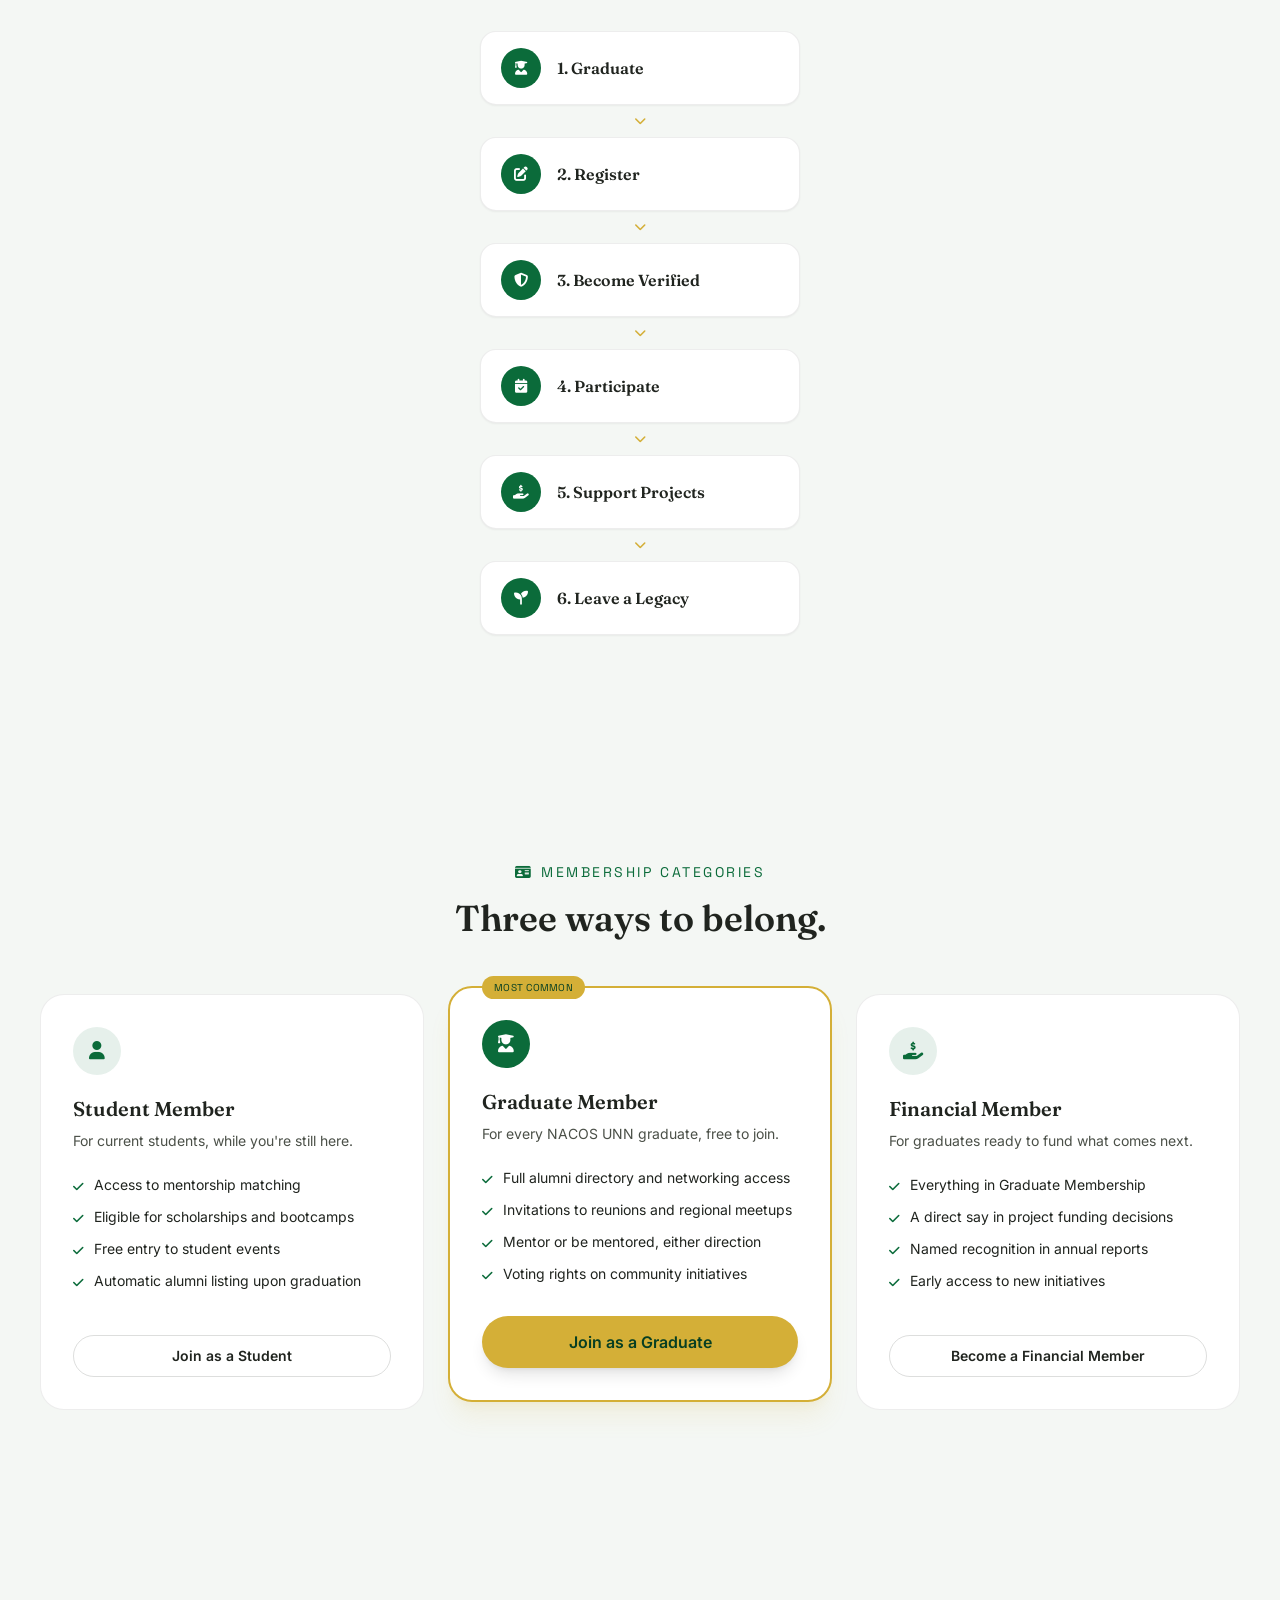
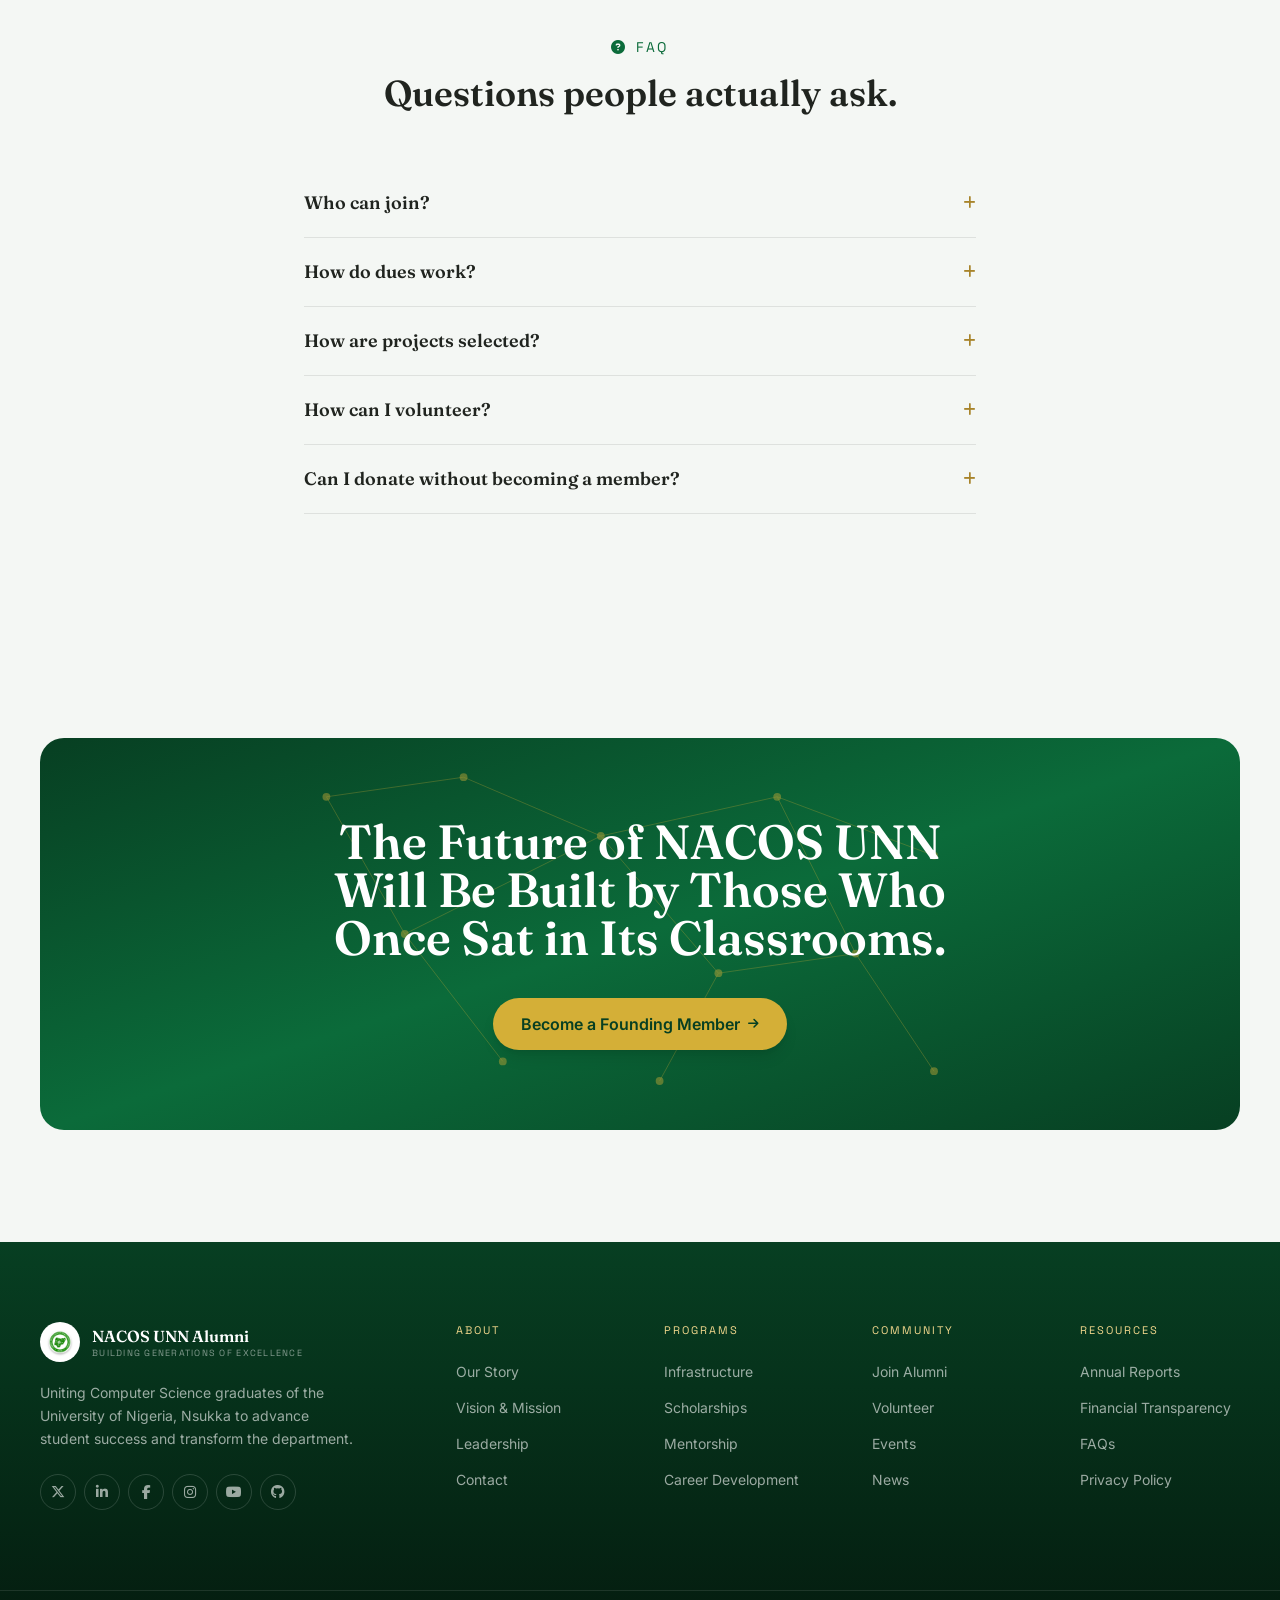
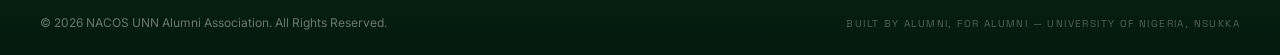
<file: join.html>
<!DOCTYPE html>
<html lang="en">
<head>
  <meta charset="UTF-8" />
  <meta name="viewport" content="width=device-width, initial-scale=1.0" />
  <title>Join the Community — NACOS UNN Alumni Association</title>
  <meta name="description" content="Join NACOS UNN Alumni — why members join, how membership works, and how to become a founding member." />

  <link rel="preconnect" href="https://fonts.googleapis.com">
  <link rel="preconnect" href="https://fonts.gstatic.com" crossorigin>
  <link href="https://fonts.googleapis.com/css2?family=Fraunces:opsz,wght@9..144,500;9..144,600;9..144,700&family=Inter:wght@400;500;600;700&family=Space+Grotesk:wght@500;600&display=swap" rel="stylesheet">

  <link rel="stylesheet" href="https://cdnjs.cloudflare.com/ajax/libs/font-awesome/6.5.2/css/all.min.css">

  <!-- Shared, site-wide compiled Tailwind output -->
  <link rel="stylesheet" href="./css/output.css">
</head>

<body>

  <!-- =====================================================================
       ANNOUNCEMENT BAR + PRIMARY NAVIGATION + SEARCH MODAL + MOBILE MENU
       Identical chrome to the other pages. The "Join Alumni" button gets
       the same current-page treatment used for "Donate" on support.html.
  ====================================================================== -->
  <input type="checkbox" id="announcement-dismiss" class="announcement-dismiss sr-only" />
  <div class="announcement-bar">
    <div class="container-content flex items-center justify-center gap-3 py-2.5 text-center">
      <p class="font-body text-xs sm:text-sm font-medium text-forest-dark">
        📢 Alumni Registration is Now Open
      </p>
      <label for="announcement-dismiss" class="announcement-close" aria-label="Dismiss announcement">
        <i class="fa-solid fa-xmark"></i>
      </label>
    </div>
  </div>

  <header id="main-header" class="sticky top-0 z-50">  </header>

  <input type="checkbox" id="search-toggle" class="search-toggle sr-only" />
  <div class="search-modal-backdrop">
    <div class="search-modal" role="dialog" aria-modal="true" aria-label="Search the site">
      <div class="flex items-center justify-between gap-4 border-b border-ink/10 p-5">
        <label for="search-toggle" class="flex flex-1 items-center gap-3 cursor-text">
          <i class="fa-solid fa-magnifying-glass text-ink-soft"></i>
          <input type="search" placeholder="Search projects, news, alumni, events…" class="search-modal__input" />
        </label>
        <label for="search-toggle" class="search-modal__close" aria-label="Close search">
          <i class="fa-solid fa-xmark"></i>
        </label>
      </div>
      <div class="p-5">
        <p class="mb-3 font-mono text-[11px] uppercase tracking-[0.16em] text-ink-soft">Browse by category</p>
        <div class="flex flex-wrap gap-2">
          <a href="index.html#projects" class="search-suggestion">Projects</a>
          <a href="index.html#latest-news" class="search-suggestion">News</a>
          <a href="index.html#community" class="search-suggestion">Alumni</a>
          <a href="index.html#events" class="search-suggestion">Events</a>
          <a href="initiatives.html#scholarships" class="search-suggestion">Scholarships</a>
          <a href="index.html#latest-news" class="search-suggestion">Articles</a>
        </div>
      </div>
    </div>
  </div>

  <div id="mobile-menu" class="mobile-menu hidden" role="dialog" aria-modal="true" aria-label="Mobile navigation">
    <div class="flex items-center justify-between px-6 py-5">
      <a href="index.html" class="flex items-center gap-2.5" aria-label="NACOS UNN Alumni Association — go to homepage">
        <svg width="34" height="34" viewBox="0 0 42 42" aria-hidden="true">
          <circle cx="21" cy="21" r="20" fill="#D4AF37" stroke="#0B6B3A" stroke-width="1.5" />
          <path d="M21 14 L30 18.5 L21 23 L12 18.5 Z" fill="#073F22" />
          <path d="M16 20.5 V26 Q21 28.5 26 26 V20.5" fill="none" stroke="#073F22" stroke-width="1.4" />
        </svg>
        <span class="font-display text-base font-semibold text-white">NACOS UNN Alumni</span>
      </a>
      <button id="mobile-menu-close" type="button" aria-label="Close menu" class="flex h-10 w-10 items-center justify-center rounded-full bg-white/10 text-white">
        <i class="fa-solid fa-xmark text-xl"></i>
      </button>
    </div>

    <ul class="flex flex-1 flex-col gap-1 px-6 pt-4" role="list">
      <li class="menu-item delay-1"><a href="index.html" class="mobile-link">Home</a></li>
      <li class="menu-item delay-2"><a href="about.html" class="mobile-link">About</a></li>
      <li class="menu-item delay-3"><a href="initiatives.html" class="mobile-link">Initiatives</a></li>
      <li class="menu-item delay-4"><a href="index.html#projects" class="mobile-link">Projects &amp; Impact</a></li>
      <li class="menu-item delay-5"><a href="index.html#community" class="mobile-link">Community</a></li>
      <li class="menu-item delay-6"><a href="index.html#latest-news" class="mobile-link">News</a></li>
      <li class="menu-item delay-7"><a href="index.html#contact" class="mobile-link">Contact</a></li>
    </ul>

    <div class="menu-item delay-7 flex flex-col gap-3 px-6 py-6">
      <a href="support.html" class="btn-outline-light w-full">Donate</a>
      <a href="join.html" class="btn-primary w-full is-active">Join Alumni</a>
    </div>

    <div class="menu-item delay-7 flex items-center justify-center gap-4 pb-5">
      <a href="#" class="social-icon-light" aria-label="Facebook"><i class="fa-brands fa-facebook-f"></i></a>
      <a href="#" class="social-icon-light" aria-label="X (Twitter)"><i class="fa-brands fa-x-twitter"></i></a>
      <a href="#" class="social-icon-light" aria-label="LinkedIn"><i class="fa-brands fa-linkedin-in"></i></a>
      <a href="#" class="social-icon-light" aria-label="Instagram"><i class="fa-brands fa-instagram"></i></a>
    </div>

    <p class="menu-item delay-7 border-t border-white/10 px-6 py-4 text-center font-mono text-[11px] text-white/50">
      © 2026 NACOS UNN Alumni Association
    </p>
  </div>

  <!-- =====================================================================
       HERO (Page 5: Join the Community)
  ====================================================================== -->
  <section class="relative overflow-hidden bg-gradient-to-br from-forest-dark via-forest to-forest-dark py-24 sm:py-28">
    <svg class="absolute inset-0 h-full w-full" viewBox="0 0 1440 500" preserveAspectRatio="xMidYMid slice" aria-hidden="true">
      <g stroke="#D4AF37" stroke-width="1" fill="none" opacity="0.4">
        <line x1="900" y1="80" x2="1080" y2="50" /><line x1="1080" y1="50" x2="1260" y2="120" />
        <line x1="1260" y1="120" x2="1380" y2="240" /><line x1="900" y1="80" x2="1000" y2="220" />
        <line x1="1000" y1="220" x2="1180" y2="260" /><line x1="1180" y1="260" x2="1260" y2="120" />
        <line x1="1000" y1="220" x2="1100" y2="380" /><line x1="1180" y1="260" x2="1300" y2="400" />
      </g>
      <g fill="#D4AF37" opacity="0.55">
        <circle cx="1080" cy="50" r="4" /><circle cx="1260" cy="120" r="4" /><circle cx="1380" cy="240" r="4" />
        <circle cx="1000" cy="220" r="4" /><circle cx="1180" cy="260" r="4" /><circle cx="1100" cy="380" r="4" />
        <circle cx="1300" cy="400" r="4" /><circle cx="900" cy="80" r="4" />
      </g>
    </svg>
    <div class="absolute inset-0 bg-gradient-to-r from-forest-dark/90 via-forest-dark/60 to-transparent"></div>

    <div class="container-content relative">
      <p class="eyebrow mb-4">
        <a href="index.html" class="hover:text-gold">Home</a>
        <i class="fa-solid fa-chevron-right text-[8px]"></i> Join the Community
      </p>
      <h1 class="font-display text-4xl font-semibold text-white sm:text-5xl">Join a Community That Builds Generations.</h1>
      <div class="mt-9 flex flex-wrap items-center gap-4">
        <a href="#categories" class="btn-primary">
          See membership options
          <i class="fa-solid fa-arrow-down text-xs"></i>
        </a>
      </div>
    </div>
  </section>

  <!-- =====================================================================
       WHY JOIN — 6 cards
  ====================================================================== -->
  <section class="container-content py-20 sm:py-28">
    <div class="mx-auto max-w-2xl text-center">
      <p class="eyebrow eyebrow--light mx-auto mb-4 justify-center">
        <i class="fa-solid fa-heart"></i> Why Join
      </p>
      <h2 class="font-display text-3xl font-semibold text-ink sm:text-4xl">
        Membership gives you back what graduating took away.
      </h2>
    </div>

    <div class="mt-14 grid gap-6 sm:grid-cols-2 lg:grid-cols-3">
      <div class="initiative-card">
        <span class="initiative-card__icon"><i class="fa-solid fa-people-group"></i></span>
        <h3 class="initiative-card__title">Networking</h3>
        <p class="initiative-card__desc">A direct line to thousands of graduates across every industry and city.</p>
      </div>
      <div class="initiative-card">
        <span class="initiative-card__icon"><i class="fa-solid fa-chalkboard-user"></i></span>
        <h3 class="initiative-card__title">Mentorship</h3>
        <p class="initiative-card__desc">Give guidance to students, or find a mentor further along the path you're on.</p>
      </div>
      <div class="initiative-card">
        <span class="initiative-card__icon"><i class="fa-solid fa-hand-holding-heart"></i></span>
        <h3 class="initiative-card__title">Giving Back</h3>
        <p class="initiative-card__desc">Put your success to work for the department that helped build it.</p>
      </div>
      <div class="initiative-card">
        <span class="initiative-card__icon"><i class="fa-solid fa-flag"></i></span>
        <h3 class="initiative-card__title">Leadership</h3>
        <p class="initiative-card__desc">Take on a role in shaping projects, chapters, or the association itself.</p>
      </div>
      <div class="initiative-card">
        <span class="initiative-card__icon"><i class="fa-solid fa-briefcase"></i></span>
        <h3 class="initiative-card__title">Professional Community</h3>
        <p class="initiative-card__desc">A peer group that understands exactly where you started.</p>
      </div>
      <div class="initiative-card">
        <span class="initiative-card__icon"><i class="fa-solid fa-landmark"></i></span>
        <h3 class="initiative-card__title">Legacy</h3>
        <p class="initiative-card__desc">A say in what the department becomes for the students who come next.</p>
      </div>
    </div>
  </section>

  <!-- =====================================================================
       MEMBERSHIP JOURNEY — 6-step linear stepper
  ====================================================================== -->
  <section class="bg-mist py-20 sm:py-28">
    <div class="container-content">
      <div class="mx-auto max-w-2xl text-center">
        <p class="eyebrow eyebrow--light mx-auto mb-4 justify-center">
          <i class="fa-solid fa-shoe-prints"></i> Membership Journey
        </p>
        <h2 class="font-display text-3xl font-semibold text-ink sm:text-4xl">
          Six steps from graduate to legacy builder.
        </h2>
      </div>

      <div class="stepper">
        <div class="stepper__step">
          <span class="roadmap__icon"><i class="fa-solid fa-user-graduate"></i></span>
          <span class="roadmap__label">1. Graduate</span>
        </div>
        <i class="fa-solid fa-chevron-down roadmap__arrow" aria-hidden="true"></i>

        <div class="stepper__step">
          <span class="roadmap__icon"><i class="fa-solid fa-pen-to-square"></i></span>
          <span class="roadmap__label">2. Register</span>
        </div>
        <i class="fa-solid fa-chevron-down roadmap__arrow" aria-hidden="true"></i>

        <div class="stepper__step">
          <span class="roadmap__icon"><i class="fa-solid fa-shield-halved"></i></span>
          <span class="roadmap__label">3. Become Verified</span>
        </div>
        <i class="fa-solid fa-chevron-down roadmap__arrow" aria-hidden="true"></i>

        <div class="stepper__step">
          <span class="roadmap__icon"><i class="fa-solid fa-calendar-check"></i></span>
          <span class="roadmap__label">4. Participate</span>
        </div>
        <i class="fa-solid fa-chevron-down roadmap__arrow" aria-hidden="true"></i>

        <div class="stepper__step">
          <span class="roadmap__icon"><i class="fa-solid fa-hand-holding-dollar"></i></span>
          <span class="roadmap__label">5. Support Projects</span>
        </div>
        <i class="fa-solid fa-chevron-down roadmap__arrow" aria-hidden="true"></i>

        <div class="stepper__step">
          <span class="roadmap__icon"><i class="fa-solid fa-seedling"></i></span>
          <span class="roadmap__label">6. Leave a Legacy</span>
        </div>
      </div>
    </div>
  </section>

  <!-- =====================================================================
       MEMBERSHIP CATEGORIES — 3 benefit-led cards (no pricing)
  ====================================================================== -->
  <section id="categories" class="container-content py-20 sm:py-28">
    <div class="mx-auto max-w-2xl text-center">
      <p class="eyebrow eyebrow--light mx-auto mb-4 justify-center">
        <i class="fa-solid fa-id-card"></i> Membership Categories
      </p>
      <h2 class="font-display text-3xl font-semibold text-ink sm:text-4xl">
        Three ways to belong.
      </h2>
    </div>

    <div class="mt-14 grid gap-6 lg:grid-cols-3">

      <div class="member-card">
        <span class="member-card__icon"><i class="fa-solid fa-user"></i></span>
        <h3 class="member-card__title">Student Member</h3>
        <p class="member-card__tagline">For current students, while you're still here.</p>
        <ul class="member-card__list">
          <li><i class="fa-solid fa-check"></i> Access to mentorship matching</li>
          <li><i class="fa-solid fa-check"></i> Eligible for scholarships and bootcamps</li>
          <li><i class="fa-solid fa-check"></i> Free entry to student events</li>
          <li><i class="fa-solid fa-check"></i> Automatic alumni listing upon graduation</li>
        </ul>
        <a href="#" class="btn-outline-dark member-card__cta">Join as a Student</a>
      </div>

      <div class="member-card member-card--featured">
        <span class="member-card__badge">Most Common</span>
        <span class="member-card__icon member-card__icon--featured"><i class="fa-solid fa-user-graduate"></i></span>
        <h3 class="member-card__title">Graduate Member</h3>
        <p class="member-card__tagline">For every NACOS UNN graduate, free to join.</p>
        <ul class="member-card__list">
          <li><i class="fa-solid fa-check"></i> Full alumni directory and networking access</li>
          <li><i class="fa-solid fa-check"></i> Invitations to reunions and regional meetups</li>
          <li><i class="fa-solid fa-check"></i> Mentor or be mentored, either direction</li>
          <li><i class="fa-solid fa-check"></i> Voting rights on community initiatives</li>
        </ul>
        <a href="#" class="btn-primary member-card__cta">Join as a Graduate</a>
      </div>

      <div class="member-card">
        <span class="member-card__icon"><i class="fa-solid fa-hand-holding-dollar"></i></span>
        <h3 class="member-card__title">Financial Member</h3>
        <p class="member-card__tagline">For graduates ready to fund what comes next.</p>
        <ul class="member-card__list">
          <li><i class="fa-solid fa-check"></i> Everything in Graduate Membership</li>
          <li><i class="fa-solid fa-check"></i> A direct say in project funding decisions</li>
          <li><i class="fa-solid fa-check"></i> Named recognition in annual reports</li>
          <li><i class="fa-solid fa-check"></i> Early access to new initiatives</li>
        </ul>
        <a href="support.html" class="btn-outline-dark member-card__cta">Become a Financial Member</a>
      </div>

    </div>
  </section>

  <!-- =====================================================================
       FAQ — accordion, pure CSS (checkbox-hack), no JS
  ====================================================================== -->
  <section class="bg-mist py-20 sm:py-28">
    <div class="container-content">
      <div class="mx-auto max-w-2xl text-center">
        <p class="eyebrow eyebrow--light mx-auto mb-4 justify-center">
          <i class="fa-solid fa-circle-question"></i> FAQ
        </p>
        <h2 class="font-display text-3xl font-semibold text-ink sm:text-4xl">
          Questions people actually ask.
        </h2>
      </div>

      <div class="mx-auto mt-14 max-w-2xl">

        <!--
          Each item is a hidden checkbox + a <label> (the question, acts as
          the toggle) + an answer panel. The panel's height is animated
          with a CSS grid-rows trick (0fr -> 1fr), which gives a smooth
          "auto height" expand/collapse without JS or a hardcoded max-height.
        -->
        <div class="accordion-item">
          <input type="checkbox" id="faq-1" class="accordion-toggle sr-only" />
          <label for="faq-1" class="accordion-question">
            Who can join?
            <i class="fa-solid fa-plus accordion-icon"></i>
          </label>
          <div class="accordion-answer">
            <p class="accordion-answer__inner">
              Any graduate of the NACOS UNN Computer Science programme can
              join as a Graduate or Financial Member. Current students can
              join as Student Members while still enrolled.
            </p>
          </div>
        </div>

        <div class="accordion-item">
          <input type="checkbox" id="faq-2" class="accordion-toggle sr-only" />
          <label for="faq-2" class="accordion-question">
            How do dues work?
            <i class="fa-solid fa-plus accordion-icon"></i>
          </label>
          <div class="accordion-answer">
            <p class="accordion-answer__inner">
              Graduate Membership is free. Financial Membership is a
              recurring contribution you set yourself &mdash; there's no
              fixed minimum, and you can change or pause it at any time.
            </p>
          </div>
        </div>

        <div class="accordion-item">
          <input type="checkbox" id="faq-3" class="accordion-toggle sr-only" />
          <label for="faq-3" class="accordion-question">
            How are projects selected?
            <i class="fa-solid fa-plus accordion-icon"></i>
          </label>
          <div class="accordion-answer">
            <p class="accordion-answer__inner">
              Members vote on proposed initiatives each cycle. Shortlisted
              projects are then reviewed against actual department need
              before any funding is released.
            </p>
          </div>
        </div>

        <div class="accordion-item">
          <input type="checkbox" id="faq-4" class="accordion-toggle sr-only" />
          <label for="faq-4" class="accordion-question">
            How can I volunteer?
            <i class="fa-solid fa-plus accordion-icon"></i>
          </label>
          <div class="accordion-answer">
            <p class="accordion-answer__inner">
              Sign up through the
              <a href="index.html#volunteer" class="underline hover:text-forest">Community section</a>
              to mentor, help organize events, or join a working group &mdash;
              no financial contribution required.
            </p>
          </div>
        </div>

        <div class="accordion-item">
          <input type="checkbox" id="faq-5" class="accordion-toggle sr-only" />
          <label for="faq-5" class="accordion-question">
            Can I donate without becoming a member?
            <i class="fa-solid fa-plus accordion-icon"></i>
          </label>
          <div class="accordion-answer">
            <p class="accordion-answer__inner">
              Yes. Anyone can give through the
              <a href="support.html" class="underline hover:text-forest">Impact &amp; Support page</a>
              without joining as a member.
            </p>
          </div>
        </div>

      </div>
    </div>
  </section>

  <!-- =====================================================================
       FINAL CTA
  ====================================================================== -->
  <section class="container-content py-20 sm:py-28">
    <div class="cta-banner">
      <svg class="cta-banner__pattern" viewBox="0 0 800 400" aria-hidden="true">
        <g stroke="#D4AF37" stroke-width="1" fill="none" opacity="0.4">
          <line x1="80" y1="60" x2="220" y2="40" /><line x1="220" y1="40" x2="360" y2="100" />
          <line x1="360" y1="100" x2="540" y2="60" /><line x1="540" y1="60" x2="700" y2="120" />
          <line x1="80" y1="60" x2="160" y2="200" /><line x1="160" y1="200" x2="360" y2="100" />
          <line x1="360" y1="100" x2="480" y2="240" /><line x1="540" y1="60" x2="620" y2="220" />
          <line x1="480" y1="240" x2="620" y2="220" /><line x1="160" y1="200" x2="260" y2="330" />
          <line x1="480" y1="240" x2="420" y2="350" /><line x1="620" y1="220" x2="700" y2="340" />
        </g>
        <g fill="#D4AF37" opacity="0.6">
          <circle cx="80" cy="60" r="4" /><circle cx="220" cy="40" r="4" /><circle cx="360" cy="100" r="4" />
          <circle cx="540" cy="60" r="4" /><circle cx="700" cy="120" r="4" /><circle cx="160" cy="200" r="4" />
          <circle cx="480" cy="240" r="4" /><circle cx="620" cy="220" r="4" /><circle cx="260" cy="330" r="4" />
          <circle cx="420" cy="350" r="4" /><circle cx="700" cy="340" r="4" />
        </g>
      </svg>

      <div class="relative mx-auto max-w-2xl text-center">
        <h2 class="font-display text-3xl font-semibold text-white sm:text-4xl lg:text-5xl">
          The Future of NACOS UNN Will Be Built by Those Who Once Sat in
          Its Classrooms.
        </h2>
        <div class="mt-9 flex flex-wrap items-center justify-center gap-4">
          <!-- Placeholder: wire to your real registration flow when ready -->
          <a href="#" class="btn-primary">
            Become a Founding Member
            <i class="fa-solid fa-arrow-right text-xs"></i>
          </a>
        </div>
      </div>
    </div>
  </section>


  <!-- ===================================================================
       SITE FOOTER
       Four-column nav + brand + social + legal bottom bar.
       Matches the dark-green brand palette used across the site.
  ==================================================================== -->
  <footer id="footer" class="bg-gradient-to-b from-forest-dark to-[#041A0E]" aria-label="Site footer">

    <!-- Top: logo + columns + newsletter -->
    <div class="container-content py-16 sm:py-20">
      <div class="grid grid-cols-1 gap-12 sm:grid-cols-2 lg:grid-cols-6">

        <!-- Brand column (spans 2 of 6 on large) -->
        <div class="lg:col-span-2">
          <a href="index.html" class="inline-flex items-center gap-3 mb-5" aria-label="NACOS UNN Alumni Association — homepage">
            <div class="w-10 h-10 rounded-full overflow-hidden bg-white/5 flex items-center justify-center">
              <img class="w-full h-full" src="./images/nacos_logo.jpg" alt="NACOS LOGO">
            </div>
            <span class="flex flex-col leading-tight">
              <span class="font-display text-base font-semibold text-white">NACOS UNN Alumni</span>
              <span class="font-mono text-[9px] uppercase tracking-[0.14em] text-white/50">Building Generations of Excellence</span>
            </span>
          </a>

          <p class="font-body text-sm leading-relaxed text-white/60 max-w-xs">
            Uniting Computer Science graduates of the University of Nigeria, Nsukka to advance student success and transform the department.
          </p>

          <!-- Social icons -->
          <div class="mt-6 flex flex-wrap gap-2">
            <a href="#" class="flex h-9 w-9 items-center justify-center rounded-full border border-white/15 text-white/60 transition-all duration-200 hover:border-gold hover:text-gold" aria-label="Follow us on X (Twitter)">
              <i class="fa-brands fa-x-twitter text-sm"></i>
            </a>
            <a href="#" class="flex h-9 w-9 items-center justify-center rounded-full border border-white/15 text-white/60 transition-all duration-200 hover:border-gold hover:text-gold" aria-label="Connect on LinkedIn">
              <i class="fa-brands fa-linkedin-in text-sm"></i>
            </a>
            <a href="#" class="flex h-9 w-9 items-center justify-center rounded-full border border-white/15 text-white/60 transition-all duration-200 hover:border-gold hover:text-gold" aria-label="Follow us on Facebook">
              <i class="fa-brands fa-facebook-f text-sm"></i>
            </a>
            <a href="#" class="flex h-9 w-9 items-center justify-center rounded-full border border-white/15 text-white/60 transition-all duration-200 hover:border-gold hover:text-gold" aria-label="Follow us on Instagram">
              <i class="fa-brands fa-instagram text-sm"></i>
            </a>
            <a href="#" class="flex h-9 w-9 items-center justify-center rounded-full border border-white/15 text-white/60 transition-all duration-200 hover:border-gold hover:text-gold" aria-label="Subscribe on YouTube">
              <i class="fa-brands fa-youtube text-sm"></i>
            </a>
            <a href="#" class="flex h-9 w-9 items-center justify-center rounded-full border border-white/15 text-white/60 transition-all duration-200 hover:border-gold hover:text-gold" aria-label="Find us on GitHub">
              <i class="fa-brands fa-github text-sm"></i>
            </a>
          </div>
        </div>

        <!-- Nav column 1: About -->
        <div>
          <h3 class="font-mono text-[11px] uppercase tracking-[0.18em] text-gold-soft mb-5">About</h3>
          <ul class="space-y-3" role="list">
            <li><a href="about.html" class="font-body text-sm text-white/60 transition-colors duration-200 hover:text-white">Our Story</a></li>
            <li><a href="about.html#vision-mission" class="font-body text-sm text-white/60 transition-colors duration-200 hover:text-white">Vision &amp; Mission</a></li>
            <li><a href="about.html#leadership" class="font-body text-sm text-white/60 transition-colors duration-200 hover:text-white">Leadership</a></li>
            <li><a href="index.html#contact" class="font-body text-sm text-white/60 transition-colors duration-200 hover:text-white">Contact</a></li>
          </ul>
        </div>

        <!-- Nav column 2: Programs -->
        <div>
          <h3 class="font-mono text-[11px] uppercase tracking-[0.18em] text-gold-soft mb-5">Programs</h3>
          <ul class="space-y-3" role="list">
            <li><a href="initiatives.html#infrastructure" class="font-body text-sm text-white/60 transition-colors duration-200 hover:text-white">Infrastructure</a></li>
            <li><a href="initiatives.html#scholarships" class="font-body text-sm text-white/60 transition-colors duration-200 hover:text-white">Scholarships</a></li>
            <li><a href="initiatives.html#mentorship" class="font-body text-sm text-white/60 transition-colors duration-200 hover:text-white">Mentorship</a></li>
            <li><a href="initiatives.html#career-coaching" class="font-body text-sm text-white/60 transition-colors duration-200 hover:text-white">Career Development</a></li>
          </ul>
        </div>

        <!-- Nav column 3: Community -->
        <div>
          <h3 class="font-mono text-[11px] uppercase tracking-[0.18em] text-gold-soft mb-5">Community</h3>
          <ul class="space-y-3" role="list">
            <li><a href="join.html" class="font-body text-sm text-white/60 transition-colors duration-200 hover:text-white">Join Alumni</a></li>
            <li><a href="projects.html#volunteer" class="font-body text-sm text-white/60 transition-colors duration-200 hover:text-white">Volunteer</a></li>
            <li><a href="index.html#events" class="font-body text-sm text-white/60 transition-colors duration-200 hover:text-white">Events</a></li>
            <li><a href="index.html#latest-news" class="font-body text-sm text-white/60 transition-colors duration-200 hover:text-white">News</a></li>
          </ul>
        </div>

        <!-- Nav column 4: Resources -->
        <div>
          <h3 class="font-mono text-[11px] uppercase tracking-[0.18em] text-gold-soft mb-5">Resources</h3>
          <ul class="space-y-3" role="list">
            <li><a href="projects.html#financial-transparency" class="font-body text-sm text-white/60 transition-colors duration-200 hover:text-white">Annual Reports</a></li>
            <li><a href="projects.html#financial-transparency" class="font-body text-sm text-white/60 transition-colors duration-200 hover:text-white">Financial Transparency</a></li>
            <li><a href="support.html#faq" class="font-body text-sm text-white/60 transition-colors duration-200 hover:text-white">FAQs</a></li>
            <li><a href="#privacy" class="font-body text-sm text-white/60 transition-colors duration-200 hover:text-white">Privacy Policy</a></li>
          </ul>
        </div>

      </div>
    </div>

    <!-- Divider -->
    <div class="border-t border-white/10"></div>

    <!-- Bottom bar -->
    <div class="container-content py-6">
      <div class="flex flex-col items-center gap-3 text-center sm:flex-row sm:justify-between sm:text-left">
        <p class="font-body text-xs text-white/40">
          © 2026 NACOS UNN Alumni Association. All Rights Reserved.
        </p>
        <p class="font-mono text-[10px] uppercase tracking-[0.14em] text-white/30">
          Built by alumni, for alumni — University of Nigeria, Nsukka
        </p>
      </div>
    </div>

  </footer>



  <!-- =====================================================================
       JAVASCRIPT — MOBILE MENU ONLY (identical to other pages)
  ====================================================================== -->
  <script src="./nav.js"> </script>

</body>
</html>
</file>
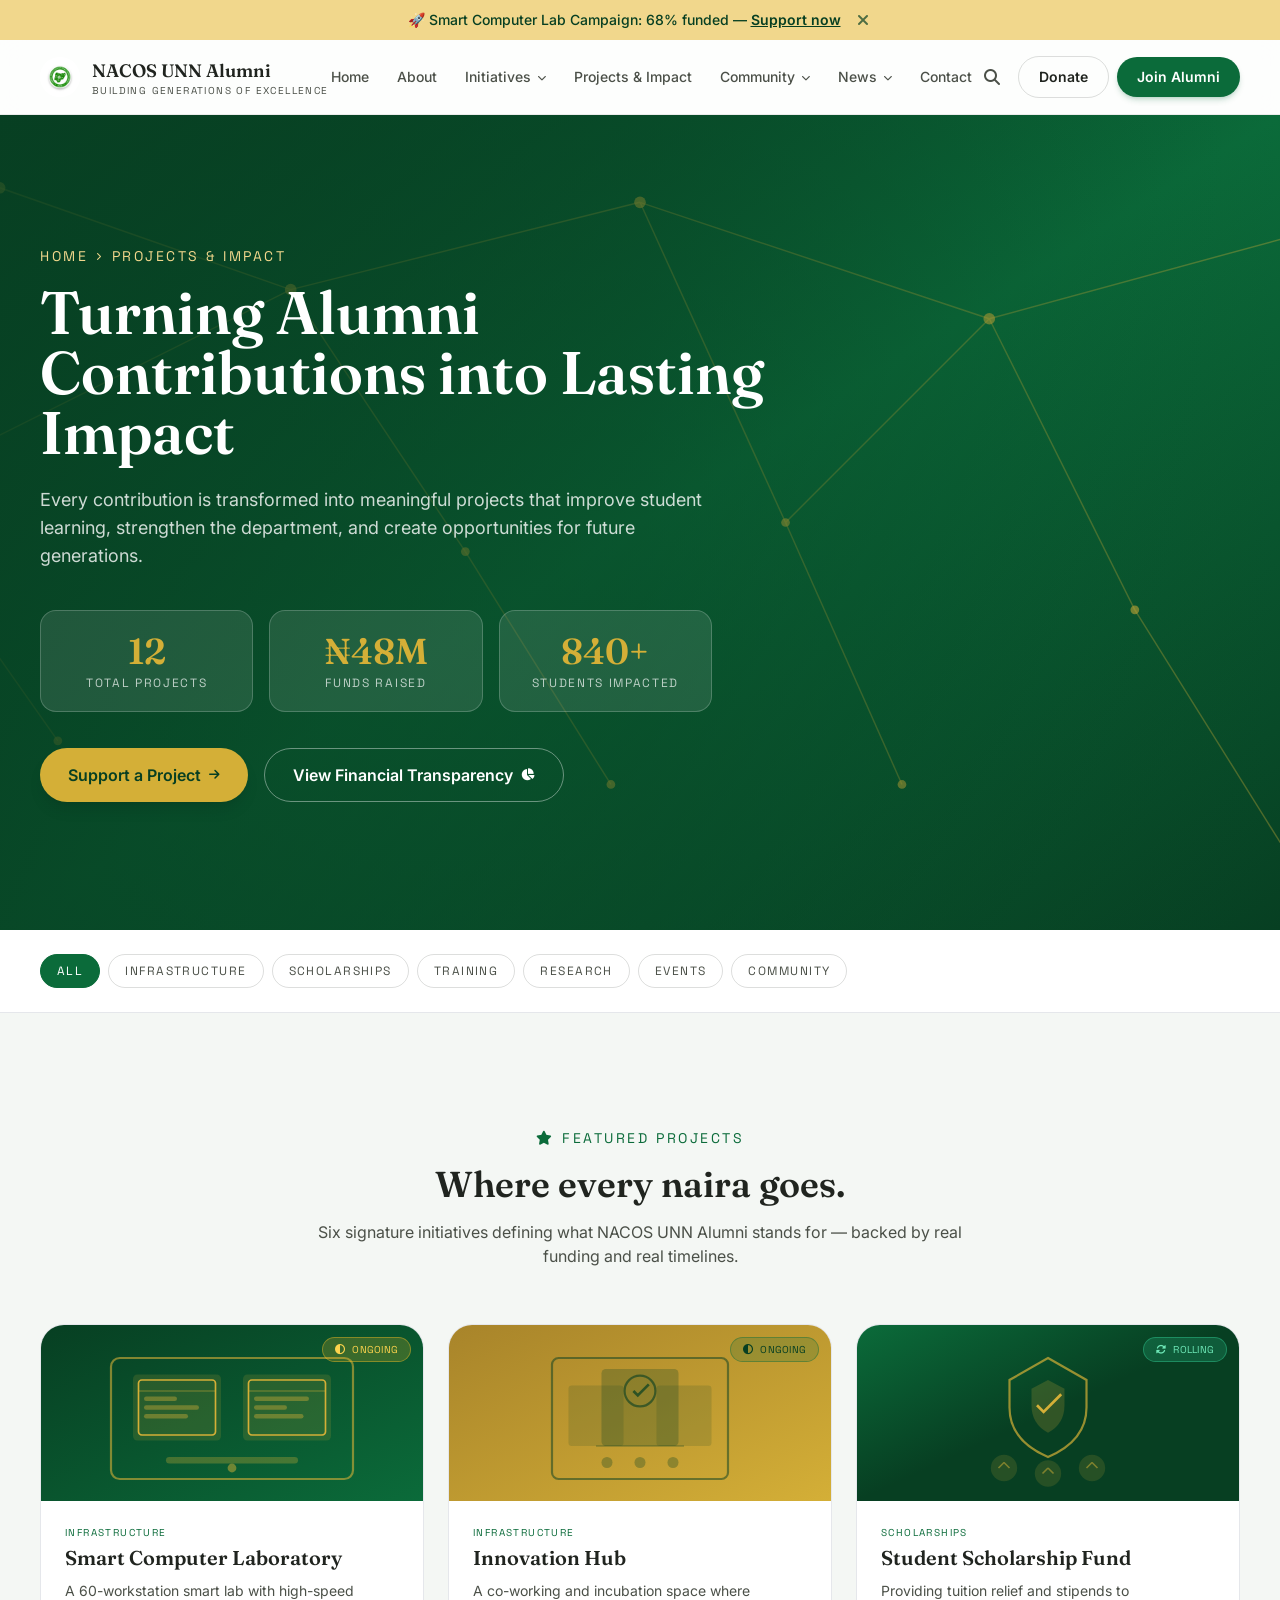
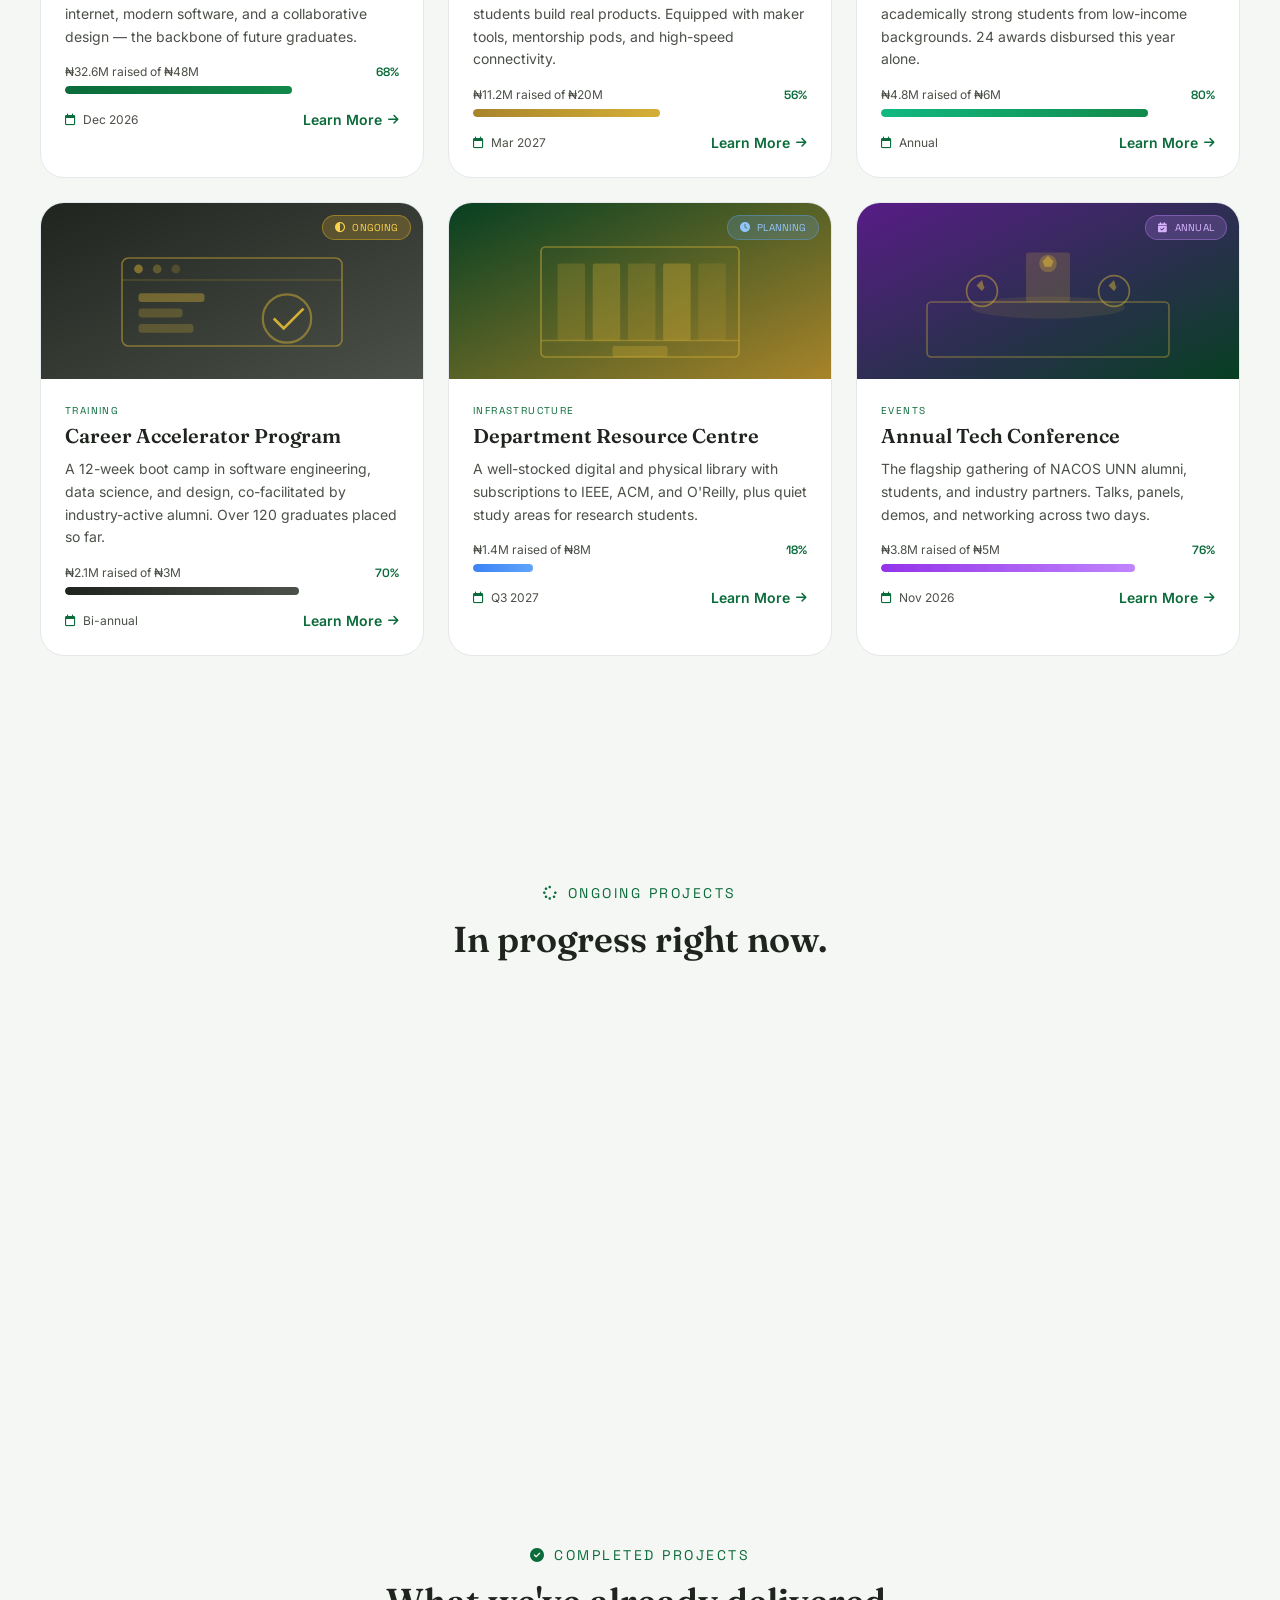
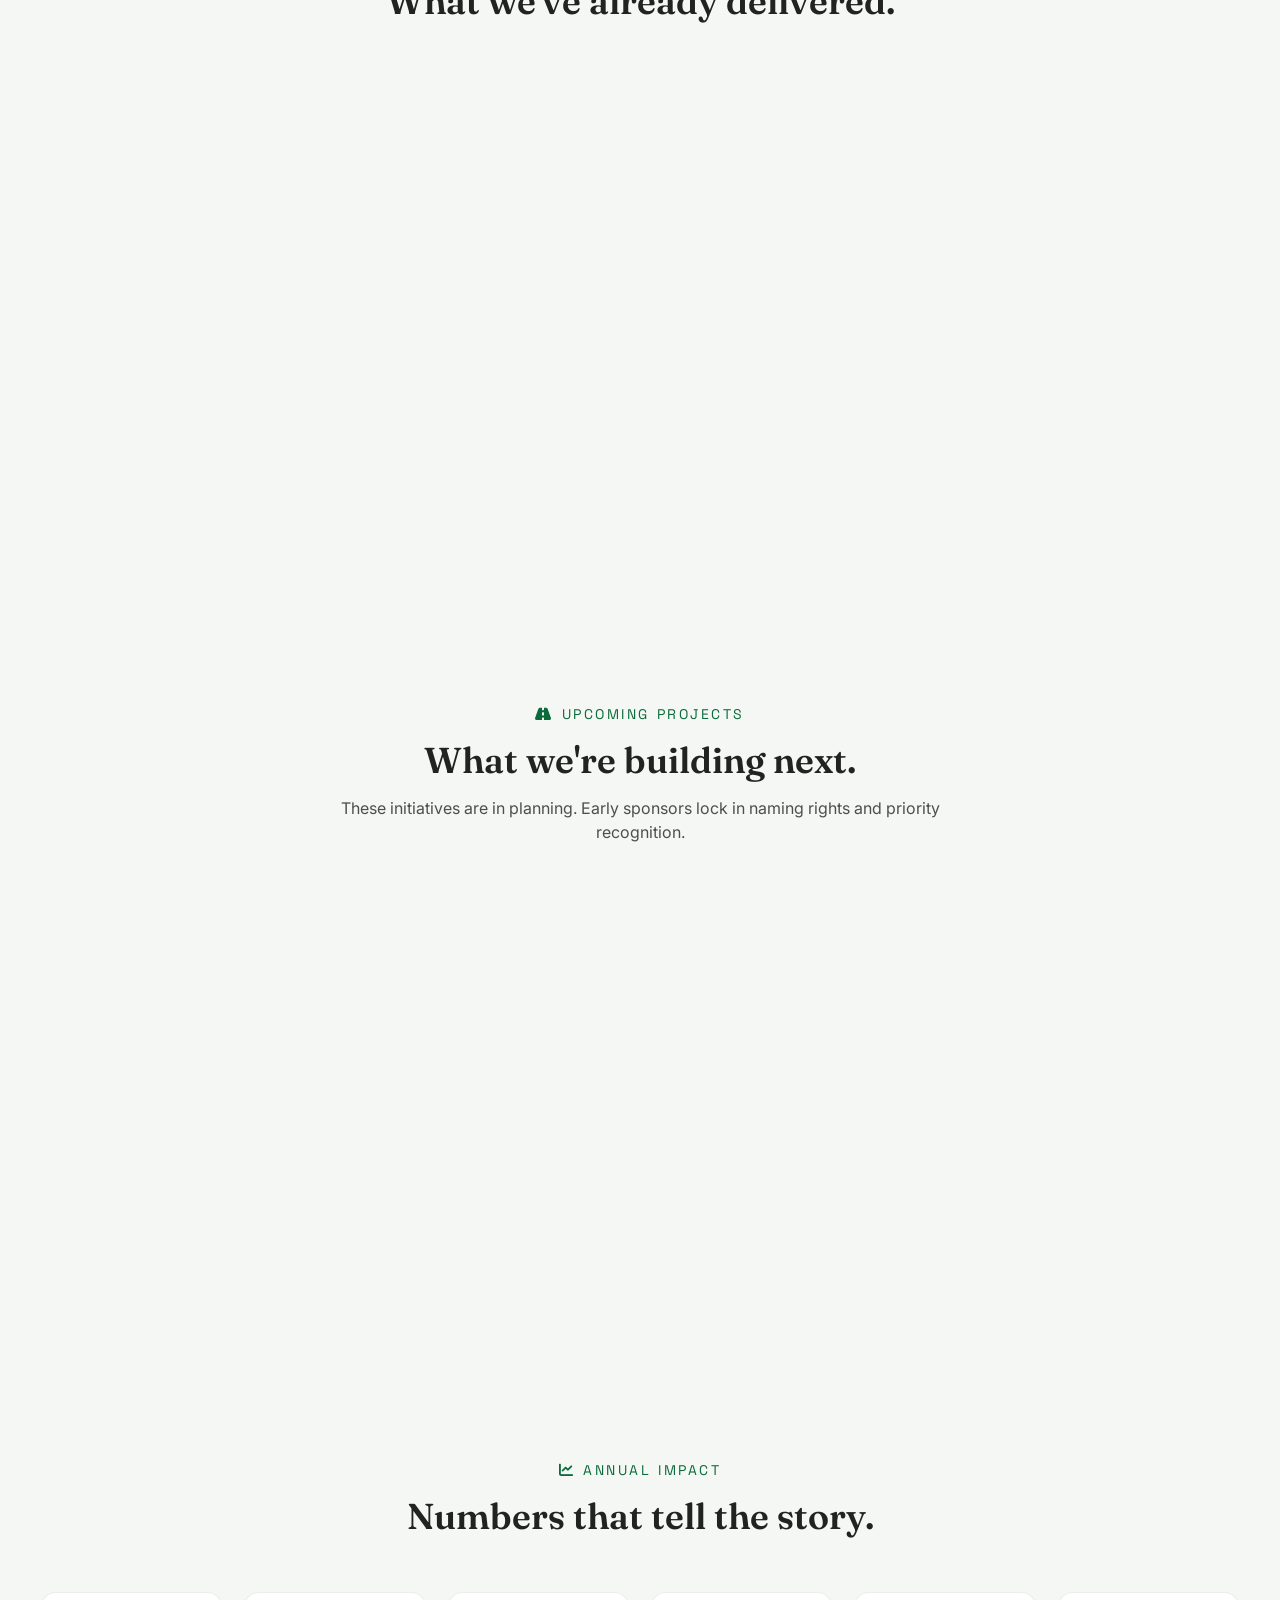
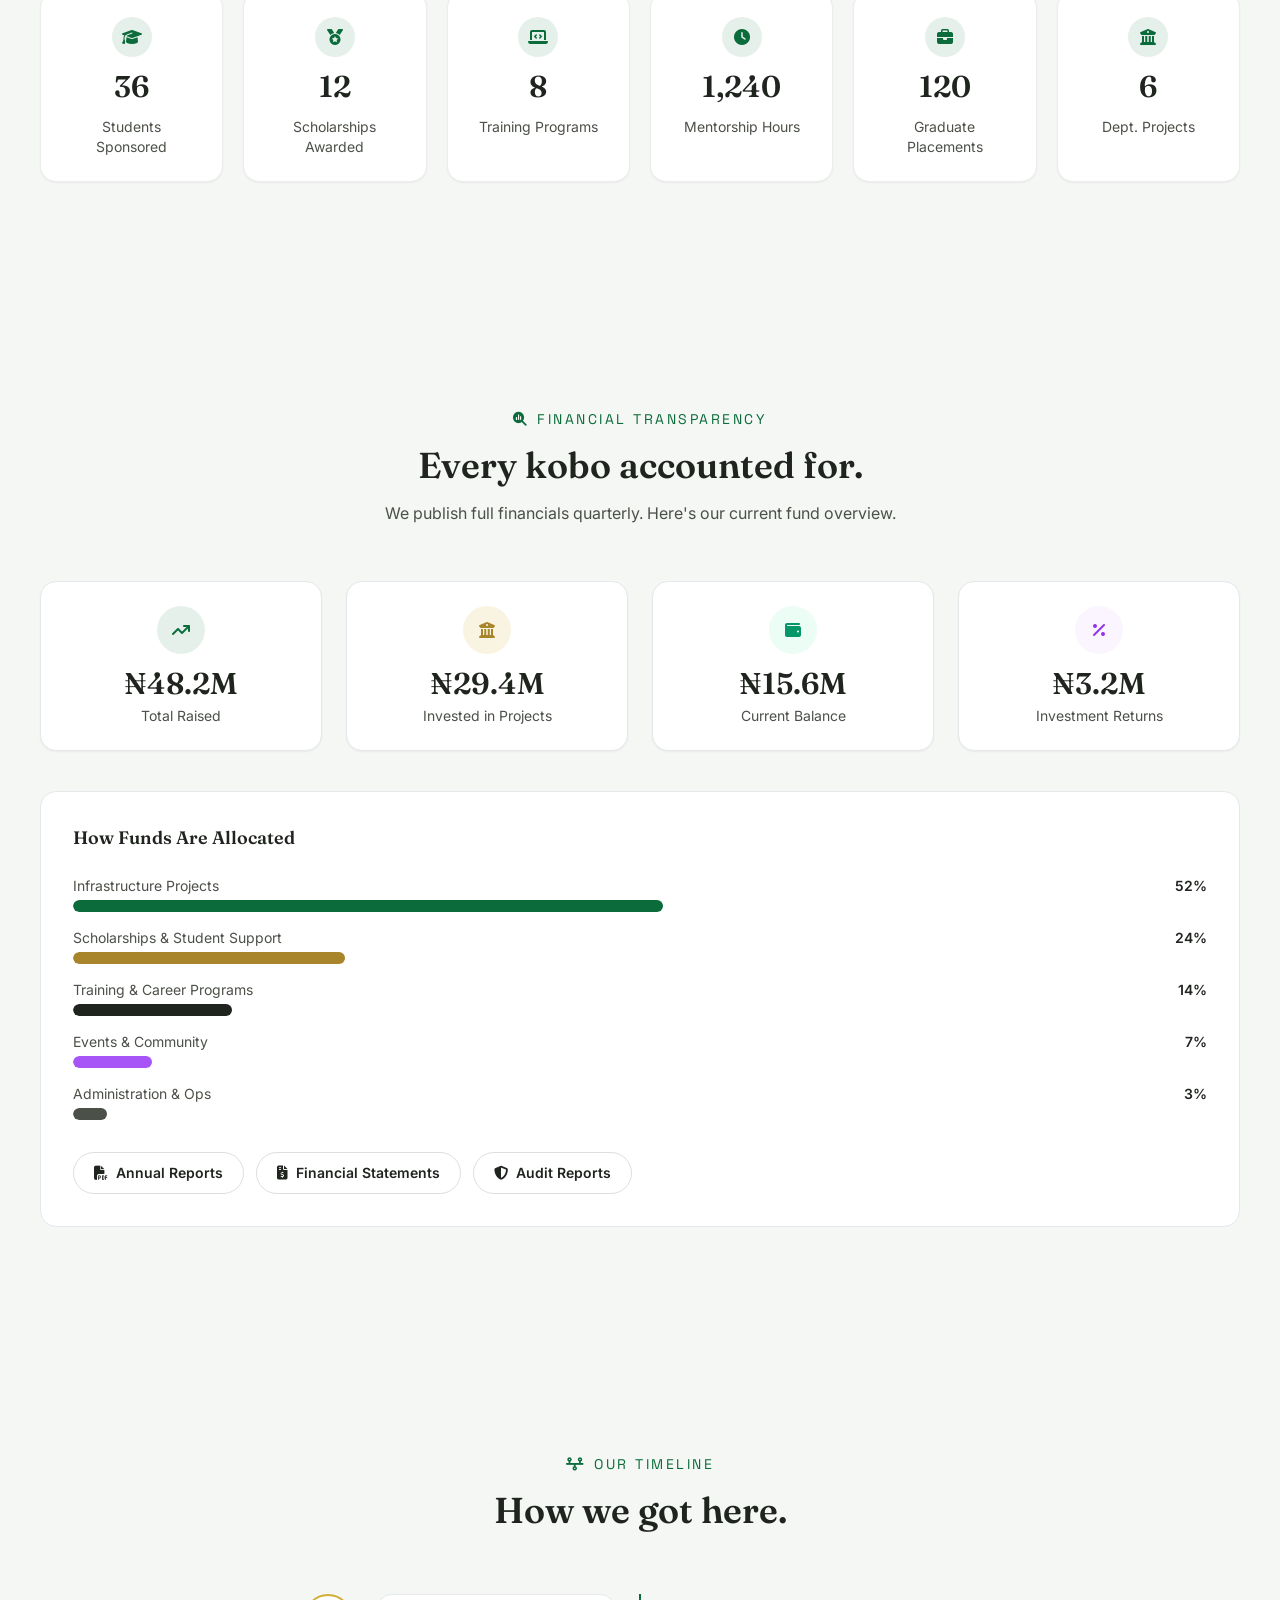
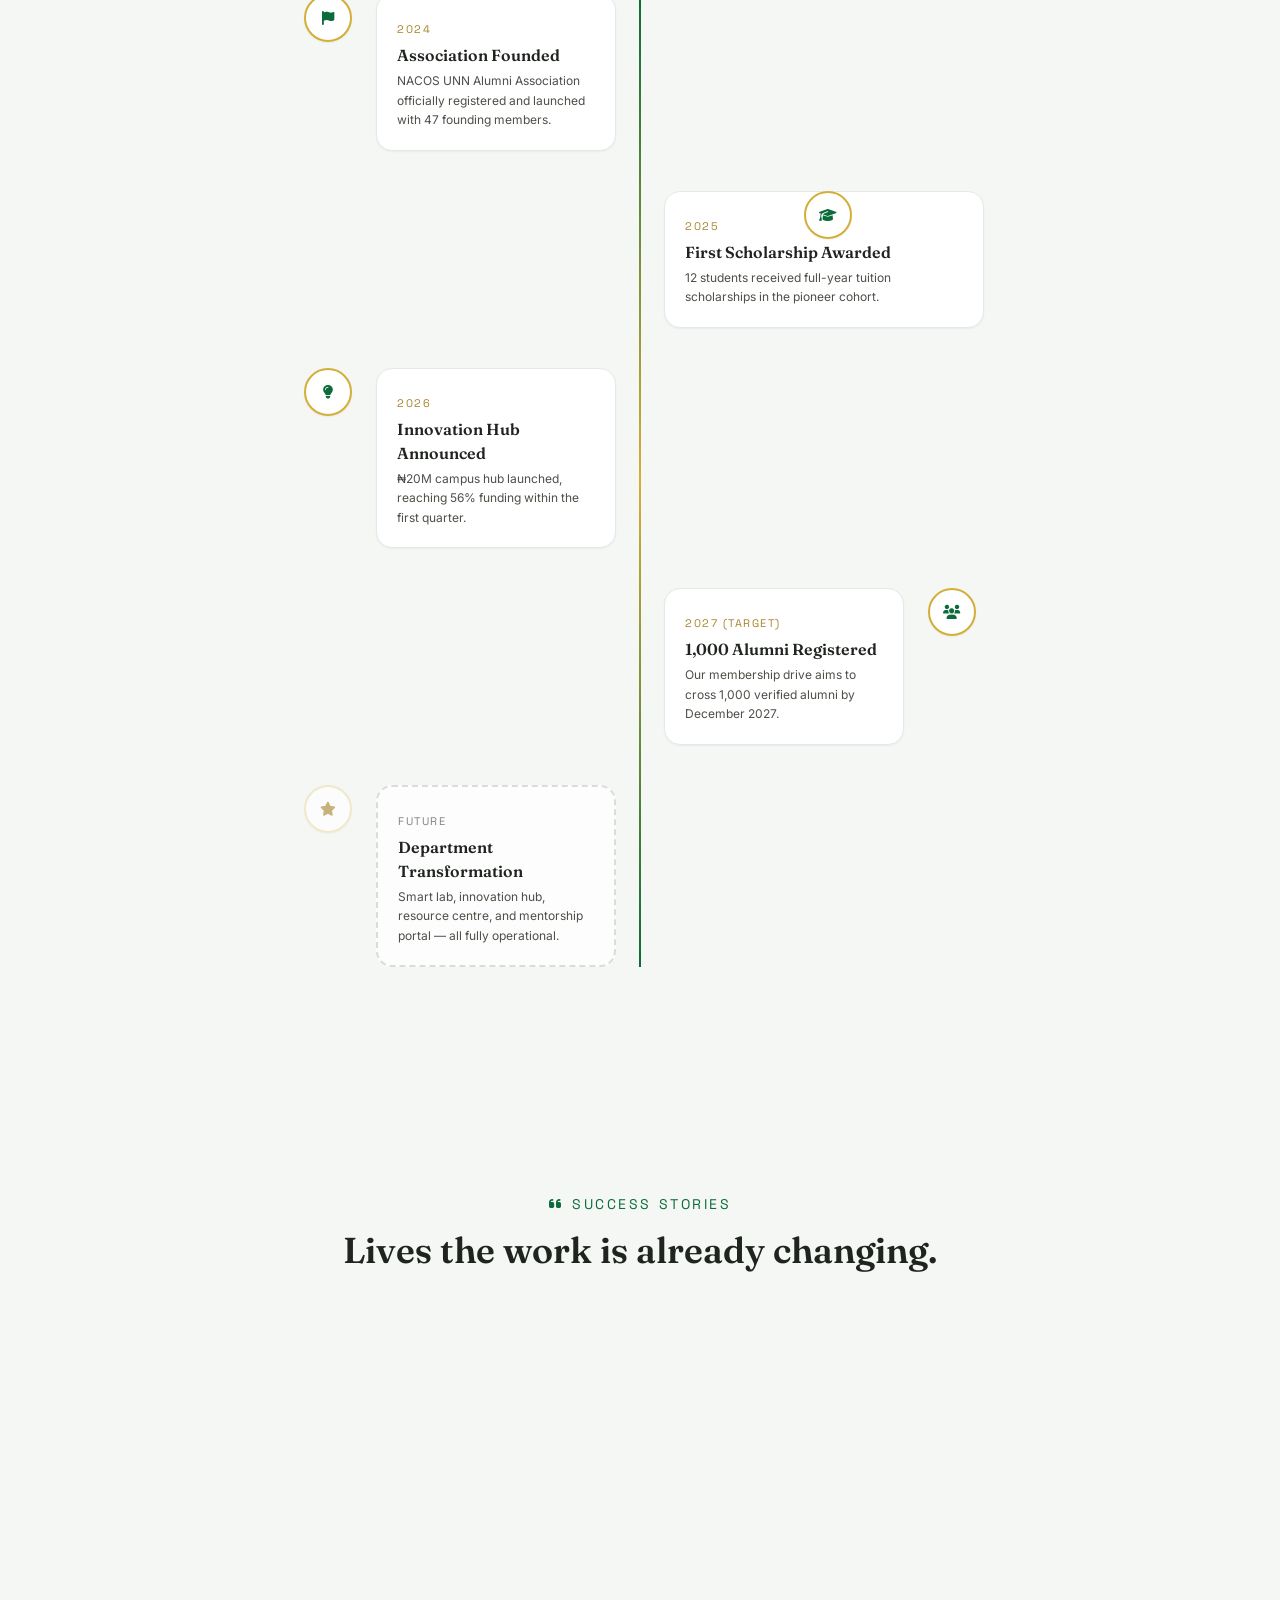
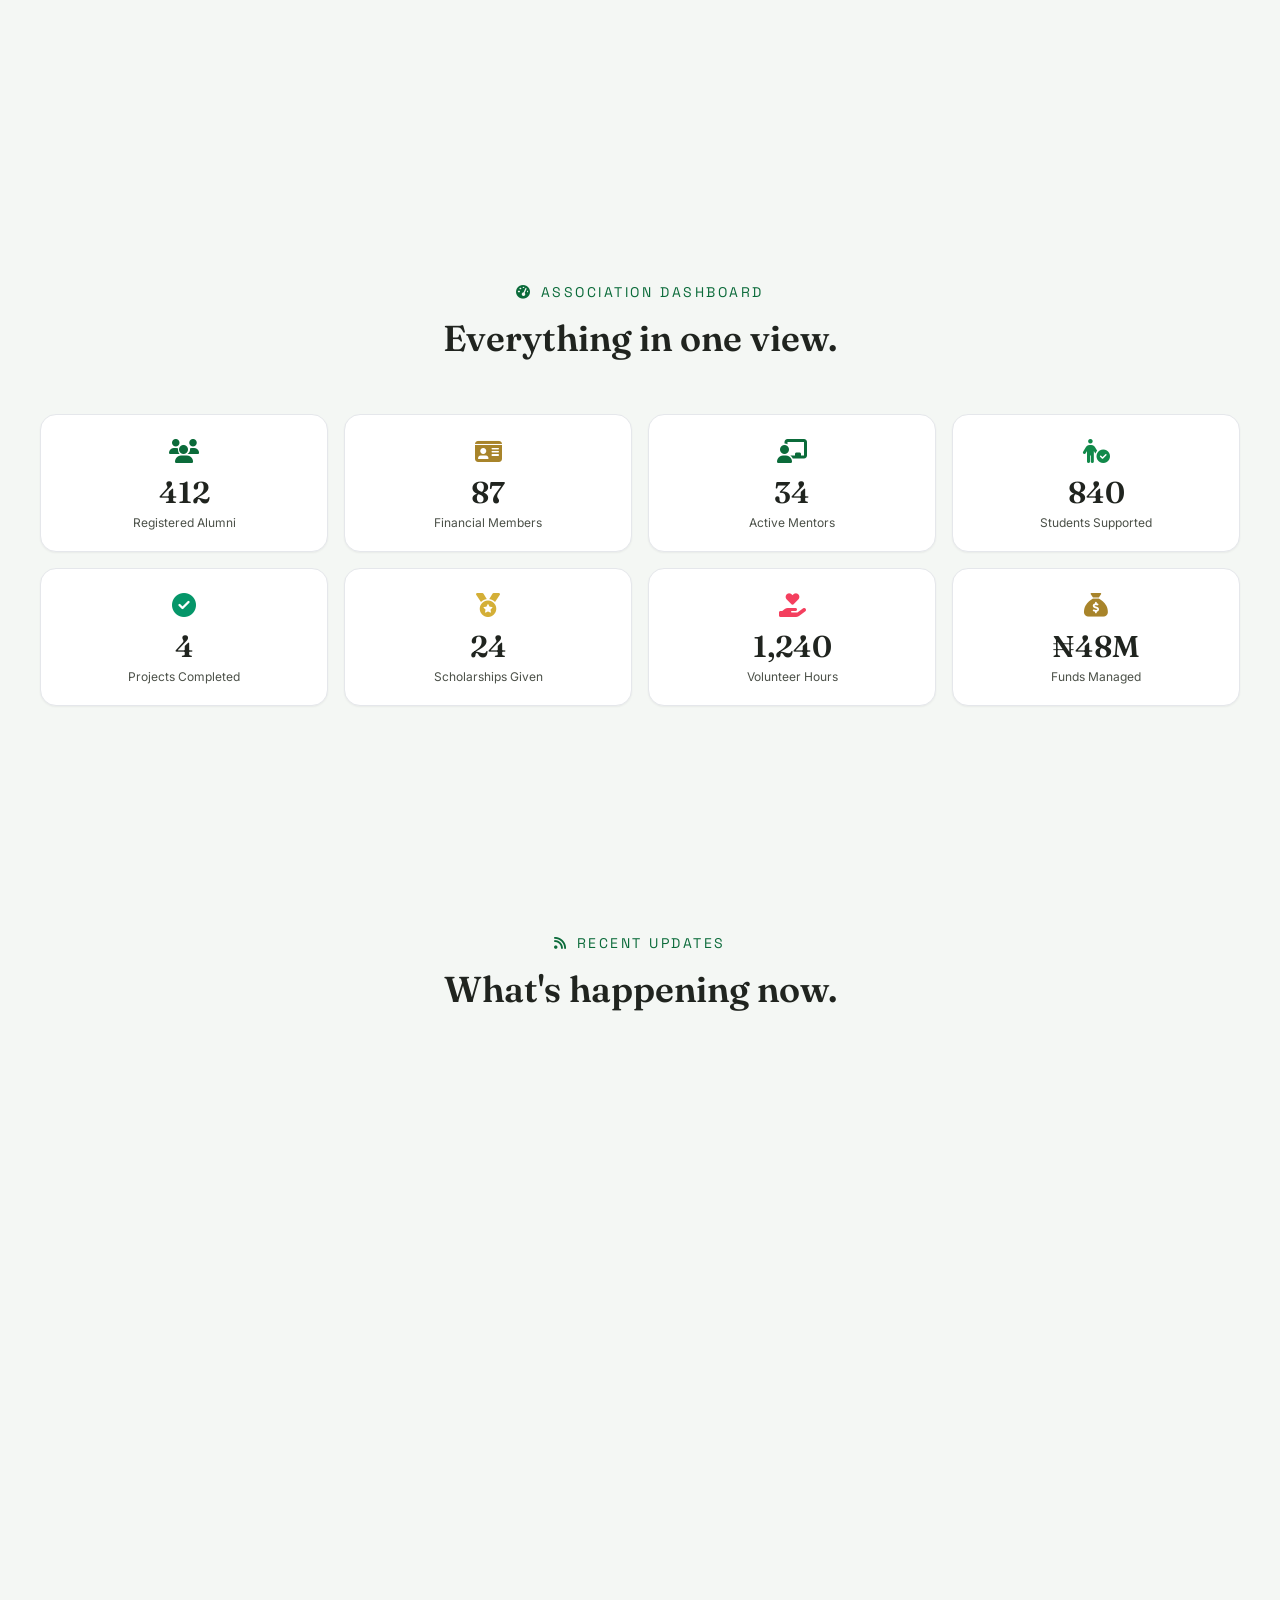
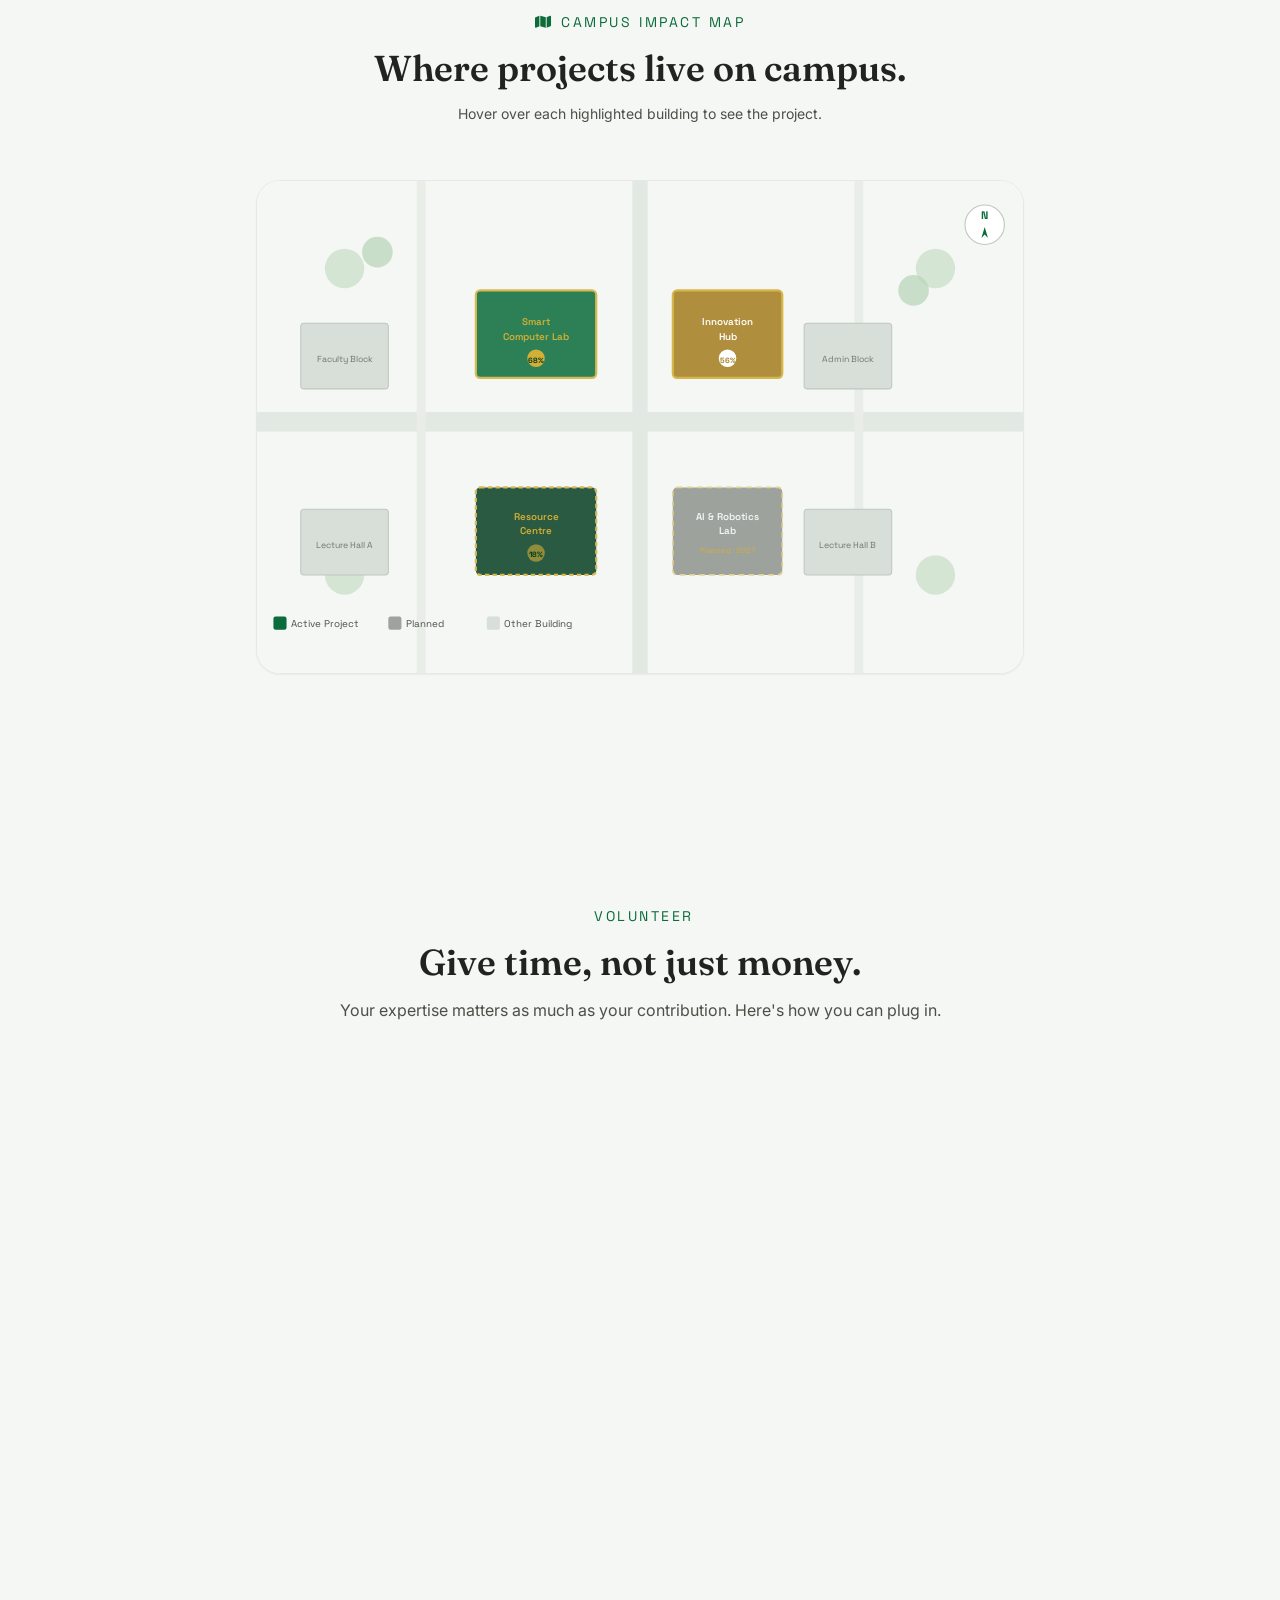
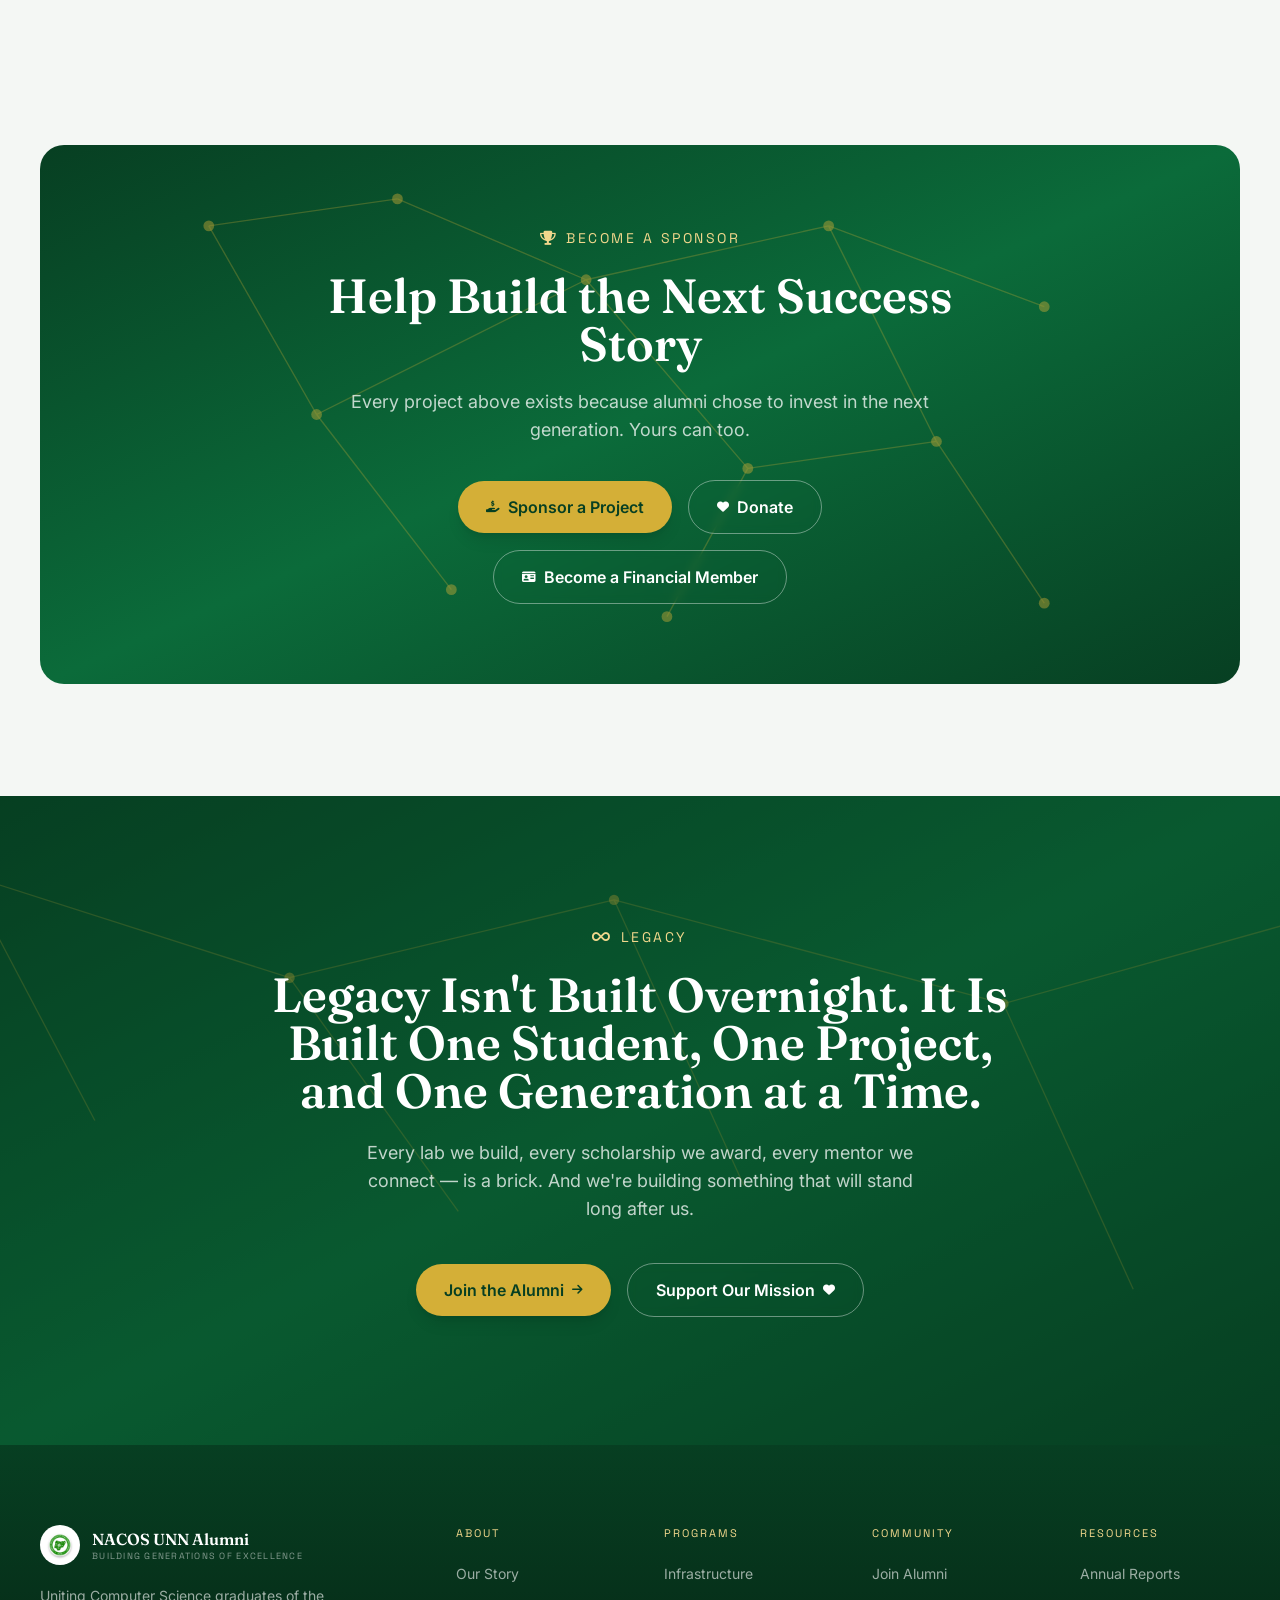
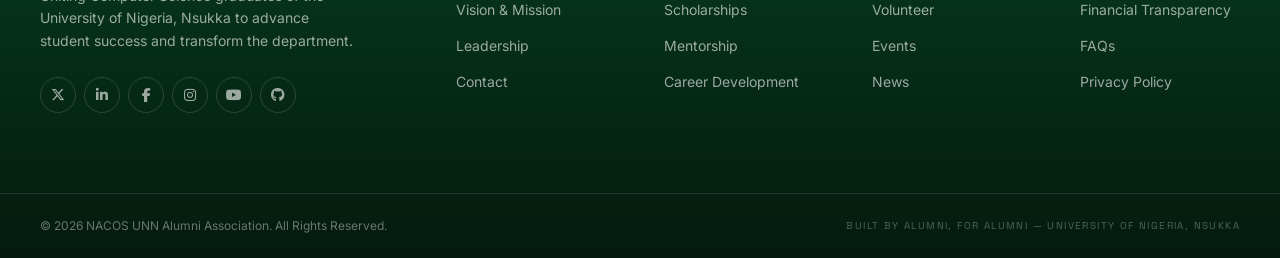
<file: projects.html>
<!DOCTYPE html>
<html lang="en">
<head>
  <meta charset="UTF-8" />
  <meta name="viewport" content="width=device-width, initial-scale=1.0" />
  <title>Projects &amp; Impact — NACOS UNN Alumni Association</title>
  <meta name="description" content="See how NACOS UNN Alumni contributions are turned into real, lasting infrastructure, scholarships, and opportunities for Computer Science students at UNN." />

  <link rel="preconnect" href="https://fonts.googleapis.com">
  <link rel="preconnect" href="https://fonts.gstatic.com" crossorigin>
  <link href="https://fonts.googleapis.com/css2?family=Fraunces:opsz,wght@9..144,500;9..144,600;9..144,700&family=Inter:wght@400;500;600;700&family=Space+Grotesk:wght@500;600&display=swap" rel="stylesheet">
  <link rel="stylesheet" href="https://cdnjs.cloudflare.com/ajax/libs/font-awesome/6.5.2/css/all.min.css">
  <link rel="stylesheet" href="./css/output.css">

  <style>
    /* ── Progress bar fill animations (pure CSS, triggered on scroll) ── */
    @keyframes fillBar {
      from { width: 0%; }
      to   { width: var(--fill); }
    }
    .progress-bar {
      animation: fillBar 1.4s cubic-bezier(.22,.68,0,1.2) both;
      animation-play-state: paused;
    }
    .progress-bar.animate {
      animation-play-state: running;
    }

    /* ── Animated counter ── */
    @keyframes countUp {
      from { opacity: 0; transform: translateY(10px); }
      to   { opacity: 1; transform: translateY(0); }
    }
    .counter-val {
      animation: countUp 0.7s ease-out both;
    }

    /* ── Timeline connector line ── */
    .impact-timeline::before {
      content: '';
      position: absolute;
      left: 50%;
      top: 0; bottom: 0;
      width: 2px;
      background: linear-gradient(to bottom, #0B6B3A, #D4AF37, #0B6B3A);
      transform: translateX(-50%);
    }

    /* ── Filter button active state ── */
    .filter-btn.active {
      background-color: #0B6B3A;
      color: white;
      border-color: #0B6B3A;
    }

    /* ── Project card hover lift ── */
    .project-card {
      transition: transform 0.3s ease, box-shadow 0.3s ease;
    }
    .project-card:hover {
      transform: translateY(-4px);
      box-shadow: 0 20px 40px rgba(32,36,31,0.12);
    }

    /* ── Pie chart placeholder ── */
    .donut-ring {
      transform: rotate(-90deg);
      transform-origin: center;
    }

    /* ── Campus map building highlight ── */
    .map-building {
      cursor: pointer;
      transition: opacity 0.2s;
    }
    .map-building:hover {
      opacity: 0.85;
    }
    .map-tooltip {
      display: none;
      position: absolute;
      z-index: 10;
    }
    .map-building:hover + .map-tooltip,
    .map-building:focus + .map-tooltip {
      display: block;
    }

    /* ── Scroll-reveal for sections ── */
    @supports (animation-timeline: view()) {
      .reveal-on-scroll {
        opacity: 0;
        transform: translateY(20px);
        animation: timelineReveal 0.7s ease-out both;
        animation-timeline: view();
        animation-range: entry 0% cover 30%;
      }
    }
  </style>
</head>

<body>

  <!-- ===================================================================
       ANNOUNCEMENT BAR
  ==================================================================== -->
  <input type="checkbox" id="announcement-dismiss" class="announcement-dismiss sr-only" />
  <div class="announcement-bar">
    <div class="container-content flex items-center justify-center gap-3 py-2.5 text-center">
      <p class="font-body text-xs sm:text-sm font-medium text-forest-dark">
        🚀 Smart Computer Lab Campaign: 68% funded — <a href="#featured-projects" class="underline font-semibold">Support now</a>
      </p>
      <label for="announcement-dismiss" class="announcement-close" aria-label="Dismiss announcement">
        <i class="fa-solid fa-xmark"></i>
      </label>
    </div>
  </div>

  <!-- ===================================================================
       PRIMARY NAVIGATION
  ==================================================================== -->
  <header id="main-header" class="sticky top-0 z-50">  </header>

  <!-- Search modal -->
  <input type="checkbox" id="search-toggle" class="search-toggle sr-only" />
  <div class="search-modal-backdrop">
    <div class="search-modal" role="dialog" aria-modal="true" aria-label="Search the site">
      <div class="flex items-center justify-between gap-4 border-b border-ink/10 p-5">
        <label for="search-toggle" class="flex flex-1 items-center gap-3 cursor-text">
          <i class="fa-solid fa-magnifying-glass text-ink-soft"></i>
          <input type="search" placeholder="Search projects, news, alumni, events…" class="search-modal__input" />
        </label>
        <label for="search-toggle" class="search-modal__close" aria-label="Close search">
          <i class="fa-solid fa-xmark"></i>
        </label>
      </div>
      <div class="p-5">
        <p class="mb-3 font-mono text-[11px] uppercase tracking-[0.16em] text-ink-soft">Browse by category</p>
        <div class="flex flex-wrap gap-2">
          <a href="#featured-projects" class="search-suggestion">Projects</a>
          <a href="#financial-transparency" class="search-suggestion">Finances</a>
          <a href="#success-stories" class="search-suggestion">Stories</a>
          <a href="#upcoming-projects" class="search-suggestion">Upcoming</a>
        </div>
      </div>
    </div>
  </div>

  <!-- Mobile menu -->
  <div id="mobile-menu" class="mobile-menu hidden" role="dialog" aria-modal="true" aria-label="Mobile navigation">
    <div class="flex items-center justify-between px-6 py-5">
      <a href="index.html" class="flex items-center gap-2.5" aria-label="NACOS UNN Alumni Association — go to homepage">
        <svg width="34" height="34" viewBox="0 0 42 42" aria-hidden="true">
          <circle cx="21" cy="21" r="20" fill="#D4AF37" stroke="#0B6B3A" stroke-width="1.5" />
          <path d="M21 14 L30 18.5 L21 23 L12 18.5 Z" fill="#073F22" />
          <path d="M16 20.5 V26 Q21 28.5 26 26 V20.5" fill="none" stroke="#073F22" stroke-width="1.4" />
        </svg>
        <span class="font-display text-base font-semibold text-white">NACOS UNN Alumni</span>
      </a>
      <button id="mobile-menu-close" type="button" aria-label="Close menu" class="flex h-10 w-10 items-center justify-center rounded-full bg-white/10 text-white">
        <i class="fa-solid fa-xmark text-xl"></i>
      </button>
    </div>
    <ul class="flex flex-1 flex-col gap-1 px-6 pt-4" role="list">
      <li class="menu-item delay-1"><a href="index.html" class="mobile-link">Home</a></li>
      <li class="menu-item delay-2"><a href="about.html" class="mobile-link">About</a></li>
      <li class="menu-item delay-3"><a href="initiatives.html" class="mobile-link">Initiatives</a></li>
      <li class="menu-item delay-4"><a href="projects.html" class="mobile-link is-active">Projects &amp; Impact</a></li>
      <li class="menu-item delay-5"><a href="index.html#community" class="mobile-link">Community</a></li>
      <li class="menu-item delay-6"><a href="index.html#latest-news" class="mobile-link">News</a></li>
      <li class="menu-item delay-7"><a href="index.html#contact" class="mobile-link">Contact</a></li>
    </ul>
    <div class="menu-item delay-7 flex flex-col gap-3 px-6 py-6">
      <a href="support.html" class="btn-outline-light w-full">Donate</a>
      <a href="join.html" class="btn-primary w-full">Join Alumni</a>
    </div>
    <div class="menu-item delay-7 flex items-center justify-center gap-4 pb-5">
      <a href="#" class="social-icon-light" aria-label="Facebook"><i class="fa-brands fa-facebook-f"></i></a>
      <a href="#" class="social-icon-light" aria-label="X (Twitter)"><i class="fa-brands fa-x-twitter"></i></a>
      <a href="#" class="social-icon-light" aria-label="LinkedIn"><i class="fa-brands fa-linkedin-in"></i></a>
      <a href="#" class="social-icon-light" aria-label="Instagram"><i class="fa-brands fa-instagram"></i></a>
    </div>
    <p class="menu-item delay-7 border-t border-white/10 px-6 py-4 text-center font-mono text-[11px] text-white/50">
      © 2026 NACOS UNN Alumni Association
    </p>
  </div>


  <!-- ===================================================================
       HERO — "Turning Alumni Contributions into Lasting Impact"
  ==================================================================== -->
  <section id="hero" class="relative overflow-hidden bg-gradient-to-br from-forest-dark via-forest to-forest-dark py-24 sm:py-32">
    <!-- Constellation background -->
    <svg class="absolute inset-0 h-full w-full" viewBox="0 0 1440 560" preserveAspectRatio="xMidYMid slice" aria-hidden="true">
      <g stroke="#D4AF37" stroke-width="1" fill="none" opacity="0.35">
        <line x1="100" y1="80" x2="280" y2="50"/><line x1="280" y1="50" x2="480" y2="120"/>
        <line x1="480" y1="120" x2="720" y2="60"/><line x1="720" y1="60" x2="960" y2="140"/>
        <line x1="960" y1="140" x2="1180" y2="80"/><line x1="1180" y1="80" x2="1380" y2="160"/>
        <line x1="100" y1="80" x2="200" y2="260"/><line x1="200" y1="260" x2="480" y2="120"/>
        <line x1="480" y1="120" x2="600" y2="300"/><line x1="720" y1="60" x2="820" y2="280"/>
        <line x1="820" y1="280" x2="960" y2="140"/><line x1="960" y1="140" x2="1060" y2="340"/>
        <line x1="1180" y1="80" x2="1280" y2="300"/><line x1="200" y1="260" x2="320" y2="430"/>
        <line x1="600" y1="300" x2="700" y2="460"/><line x1="820" y1="280" x2="900" y2="460"/>
        <line x1="1060" y1="340" x2="1160" y2="500"/>
      </g>
      <g fill="#D4AF37" opacity="0.6">
        <circle cx="100" cy="80" r="4"/><circle cx="280" cy="50" r="4"/><circle cx="480" cy="120" r="4"/>
        <circle cx="720" cy="60" r="4"/><circle cx="960" cy="140" r="4"/><circle cx="1180" cy="80" r="4"/>
        <circle cx="200" cy="260" r="3"/><circle cx="600" cy="300" r="3"/><circle cx="820" cy="280" r="3"/>
        <circle cx="1060" cy="340" r="3"/><circle cx="1280" cy="300" r="3"/>
        <circle cx="320" cy="430" r="3"/><circle cx="700" cy="460" r="3"/><circle cx="900" cy="460" r="3"/>
      </g>
    </svg>
    <div class="absolute inset-0 bg-gradient-to-r from-forest-dark/80 via-forest-dark/50 to-transparent"></div>

    <div class="container-content relative">
      <div class="animate-fadeUp delay-1">
        <p class="eyebrow mb-4">
          <a href="index.html" class="hover:text-gold">Home</a>
          <i class="fa-solid fa-chevron-right text-[8px]"></i> Projects &amp; Impact
        </p>
      </div>

      <h1 class="animate-fadeUp delay-2 max-w-3xl font-display text-4xl font-semibold text-white sm:text-5xl lg:text-6xl leading-tight">
        Turning Alumni Contributions into Lasting Impact
      </h1>
      <p class="animate-fadeUp delay-3 mt-6 max-w-2xl text-base leading-relaxed text-white/80 sm:text-lg">
        Every contribution is transformed into meaningful projects that improve student learning, strengthen the department, and create opportunities for future generations.
      </p>

      <!-- Hero impact stats -->
      <div class="animate-fadeUp delay-4 mt-10 grid grid-cols-1 gap-4 sm:grid-cols-3 sm:max-w-2xl">
        <div class="rounded-2xl border border-white/20 bg-white/10 p-5 backdrop-blur-sm text-center">
          <p class="font-display text-4xl font-semibold text-gold">12</p>
          <p class="mt-1 font-mono text-xs uppercase tracking-[0.14em] text-white/70">Total Projects</p>
        </div>
        <div class="rounded-2xl border border-white/20 bg-white/10 p-5 backdrop-blur-sm text-center">
          <p class="font-display text-4xl font-semibold text-gold">₦48M</p>
          <p class="mt-1 font-mono text-xs uppercase tracking-[0.14em] text-white/70">Funds Raised</p>
        </div>
        <div class="rounded-2xl border border-white/20 bg-white/10 p-5 backdrop-blur-sm text-center">
          <p class="font-display text-4xl font-semibold text-gold">840+</p>
          <p class="mt-1 font-mono text-xs uppercase tracking-[0.14em] text-white/70">Students Impacted</p>
        </div>
      </div>

      <div class="animate-fadeUp delay-5 mt-9 flex flex-wrap gap-4">
        <a href="#featured-projects" class="btn-primary">
          Support a Project <i class="fa-solid fa-arrow-right text-xs"></i>
        </a>
        <a href="#financial-transparency" class="btn-outline-light">
          View Financial Transparency <i class="fa-solid fa-chart-pie text-xs"></i>
        </a>
      </div>
    </div>
  </section>


  <!-- ===================================================================
       PROJECT CATEGORIES — Filter Tabs
  ==================================================================== -->
  <section class="border-b border-ink/8 bg-white py-6">
    <div class="container-content">
      <div class="flex flex-wrap items-center gap-2" id="category-filters" role="tablist" aria-label="Filter projects by category">
        <button class="filter-btn active rounded-full border border-ink/15 px-4 py-2 font-mono text-xs uppercase tracking-[0.12em] text-ink-soft transition-all duration-200 hover:border-forest hover:text-forest" data-category="all" role="tab" aria-selected="true">All</button>
        <button class="filter-btn rounded-full border border-ink/15 px-4 py-2 font-mono text-xs uppercase tracking-[0.12em] text-ink-soft transition-all duration-200 hover:border-forest hover:text-forest" data-category="infrastructure" role="tab">Infrastructure</button>
        <button class="filter-btn rounded-full border border-ink/15 px-4 py-2 font-mono text-xs uppercase tracking-[0.12em] text-ink-soft transition-all duration-200 hover:border-forest hover:text-forest" data-category="scholarships" role="tab">Scholarships</button>
        <button class="filter-btn rounded-full border border-ink/15 px-4 py-2 font-mono text-xs uppercase tracking-[0.12em] text-ink-soft transition-all duration-200 hover:border-forest hover:text-forest" data-category="training" role="tab">Training</button>
        <button class="filter-btn rounded-full border border-ink/15 px-4 py-2 font-mono text-xs uppercase tracking-[0.12em] text-ink-soft transition-all duration-200 hover:border-forest hover:text-forest" data-category="research" role="tab">Research</button>
        <button class="filter-btn rounded-full border border-ink/15 px-4 py-2 font-mono text-xs uppercase tracking-[0.12em] text-ink-soft transition-all duration-200 hover:border-forest hover:text-forest" data-category="events" role="tab">Events</button>
        <button class="filter-btn rounded-full border border-ink/15 px-4 py-2 font-mono text-xs uppercase tracking-[0.12em] text-ink-soft transition-all duration-200 hover:border-forest hover:text-forest" data-category="community" role="tab">Community</button>
      </div>
    </div>
  </section>


  <!-- ===================================================================
       FEATURED PROJECTS
  ==================================================================== -->
  <section id="featured-projects" class="container-content py-20 sm:py-28">
    <div class="mx-auto max-w-2xl text-center">
      <p class="eyebrow eyebrow--light mx-auto mb-4 justify-center">
        <i class="fa-solid fa-star"></i> Featured Projects
      </p>
      <h2 class="font-display text-3xl font-semibold text-ink sm:text-4xl">
        Where every naira goes.
      </h2>
      <p class="mt-4 font-body text-sm leading-relaxed text-ink-soft sm:text-base">
        Six signature initiatives defining what NACOS UNN Alumni stands for — backed by real funding and real timelines.
      </p>
    </div>

    <div class="mt-14 grid gap-6 sm:grid-cols-2 lg:grid-cols-3" id="projects-grid">

      <!-- Card 1: Smart Computer Laboratory -->
      <div class="project-card group rounded-3xl border border-ink/8 bg-white overflow-hidden" data-category="infrastructure">
        <div class="relative h-44 bg-gradient-to-br from-forest-dark to-forest flex items-center justify-center overflow-hidden">
          <svg viewBox="0 0 280 160" class="h-full w-full" aria-hidden="true">
            <rect x="30" y="30" width="220" height="110" rx="8" fill="none" stroke="#D4AF37" stroke-width="2" opacity="0.6"/>
            <rect x="50" y="45" width="80" height="60" rx="4" fill="#D4AF37" opacity="0.15"/>
            <rect x="55" y="50" width="70" height="50" rx="3" fill="none" stroke="#D4AF37" stroke-width="1.5"/>
            <line x1="55" y1="60" x2="125" y2="60" stroke="#D4AF37" stroke-width="1" opacity="0.5"/>
            <rect x="60" y="65" width="30" height="4" rx="2" fill="#D4AF37" opacity="0.4"/>
            <rect x="60" y="73" width="50" height="4" rx="2" fill="#D4AF37" opacity="0.4"/>
            <rect x="60" y="81" width="40" height="4" rx="2" fill="#D4AF37" opacity="0.4"/>
            <rect x="150" y="45" width="80" height="60" rx="4" fill="#D4AF37" opacity="0.15"/>
            <rect x="155" y="50" width="70" height="50" rx="3" fill="none" stroke="#D4AF37" stroke-width="1.5"/>
            <line x1="155" y1="60" x2="225" y2="60" stroke="#D4AF37" stroke-width="1" opacity="0.5"/>
            <rect x="160" y="65" width="50" height="4" rx="2" fill="#D4AF37" opacity="0.4"/>
            <rect x="160" y="73" width="30" height="4" rx="2" fill="#D4AF37" opacity="0.4"/>
            <rect x="160" y="81" width="45" height="4" rx="2" fill="#D4AF37" opacity="0.4"/>
            <rect x="80" y="120" width="120" height="6" rx="3" fill="#D4AF37" opacity="0.3"/>
            <circle cx="140" cy="130" r="4" fill="#D4AF37" opacity="0.5"/>
          </svg>
          <span class="absolute top-3 right-3 rounded-full bg-amber-400/20 border border-amber-400/40 px-3 py-1 font-mono text-[10px] uppercase tracking-wide text-amber-300">
            <i class="fa-solid fa-circle-half-stroke mr-1"></i> Ongoing
          </span>
        </div>
        <div class="p-6">
          <div class="mb-1 font-mono text-[10px] uppercase tracking-[0.14em] text-forest">Infrastructure</div>
          <h3 class="font-display text-xl font-semibold text-ink">Smart Computer Laboratory</h3>
          <p class="mt-2 font-body text-sm leading-relaxed text-ink-soft">A 60-workstation smart lab with high-speed internet, modern software, and a collaborative design — the backbone of future graduates.</p>
          <div class="mt-4">
            <div class="mb-1.5 flex items-center justify-between">
              <span class="font-body text-xs text-ink-soft">₦32.6M raised of ₦48M</span>
              <span class="font-mono text-xs font-semibold text-forest">68%</span>
            </div>
            <div class="h-2 w-full overflow-hidden rounded-full bg-ink/8">
              <div class="progress-bar h-full rounded-full bg-gradient-to-r from-forest to-forest-light" style="--fill: 68%"></div>
            </div>
          </div>
          <div class="mt-4 flex items-center justify-between">
            <span class="font-body text-xs text-ink-soft"><i class="fa-regular fa-calendar mr-1 text-forest"></i> Dec 2026</span>
            <a href="#" class="inline-flex items-center gap-1.5 font-body text-sm font-semibold text-forest transition-all group-hover:gap-2.5">
              Learn More <i class="fa-solid fa-arrow-right text-xs"></i>
            </a>
          </div>
        </div>
      </div>

      <!-- Card 2: Innovation Hub -->
      <div class="project-card group rounded-3xl border border-ink/8 bg-white overflow-hidden" data-category="infrastructure">
        <div class="relative h-44 bg-gradient-to-br from-gold-deep to-gold flex items-center justify-center overflow-hidden">
          <svg viewBox="0 0 280 160" class="h-full w-full" aria-hidden="true">
            <rect x="60" y="30" width="160" height="110" rx="6" fill="none" stroke="#073F22" stroke-width="2" opacity="0.5"/>
            <rect x="75" y="55" width="50" height="55" rx="3" fill="#073F22" opacity="0.15"/>
            <rect x="155" y="55" width="50" height="55" rx="3" fill="#073F22" opacity="0.15"/>
            <rect x="105" y="40" width="70" height="70" rx="4" fill="#073F22" opacity="0.25"/>
            <circle cx="140" cy="60" r="14" fill="none" stroke="#073F22" stroke-width="2" opacity="0.6"/>
            <path d="M134 60 L138 64 L148 54" stroke="#073F22" stroke-width="2.5" fill="none" opacity="0.7"/>
            <path d="M100 110 L180 110" stroke="#073F22" stroke-width="1.5" opacity="0.3"/>
            <circle cx="110" cy="125" r="5" fill="#073F22" opacity="0.3"/>
            <circle cx="140" cy="125" r="5" fill="#073F22" opacity="0.3"/>
            <circle cx="170" cy="125" r="5" fill="#073F22" opacity="0.3"/>
          </svg>
          <span class="absolute top-3 right-3 rounded-full bg-forest/20 border border-forest/40 px-3 py-1 font-mono text-[10px] uppercase tracking-wide text-forest-dark">
            <i class="fa-solid fa-circle-half-stroke mr-1"></i> Ongoing
          </span>
        </div>
        <div class="p-6">
          <div class="mb-1 font-mono text-[10px] uppercase tracking-[0.14em] text-forest">Infrastructure</div>
          <h3 class="font-display text-xl font-semibold text-ink">Innovation Hub</h3>
          <p class="mt-2 font-body text-sm leading-relaxed text-ink-soft">A co-working and incubation space where students build real products. Equipped with maker tools, mentorship pods, and high-speed connectivity.</p>
          <div class="mt-4">
            <div class="mb-1.5 flex items-center justify-between">
              <span class="font-body text-xs text-ink-soft">₦11.2M raised of ₦20M</span>
              <span class="font-mono text-xs font-semibold text-forest">56%</span>
            </div>
            <div class="h-2 w-full overflow-hidden rounded-full bg-ink/8">
              <div class="progress-bar h-full rounded-full bg-gradient-to-r from-gold-deep to-gold" style="--fill: 56%"></div>
            </div>
          </div>
          <div class="mt-4 flex items-center justify-between">
            <span class="font-body text-xs text-ink-soft"><i class="fa-regular fa-calendar mr-1 text-forest"></i> Mar 2027</span>
            <a href="#" class="inline-flex items-center gap-1.5 font-body text-sm font-semibold text-forest transition-all group-hover:gap-2.5">
              Learn More <i class="fa-solid fa-arrow-right text-xs"></i>
            </a>
          </div>
        </div>
      </div>

      <!-- Card 3: Student Scholarship Fund -->
      <div class="project-card group rounded-3xl border border-ink/8 bg-white overflow-hidden" data-category="scholarships">
        <div class="relative h-44 bg-gradient-to-br from-forest via-forest-dark to-forest-dark flex items-center justify-center overflow-hidden">
          <svg viewBox="0 0 280 160" class="h-full w-full" aria-hidden="true">
            <path d="M140 30 L175 50 L175 75 Q175 105 140 120 Q105 105 105 75 L105 50 Z" fill="none" stroke="#D4AF37" stroke-width="2" opacity="0.7"/>
            <path d="M140 50 L155 58 V73 Q155 90 140 98 Q125 90 125 73 V58 Z" fill="#D4AF37" opacity="0.2"/>
            <path d="M130 73 L136 79 L152 63" stroke="#D4AF37" stroke-width="2.5" fill="none"/>
            <circle cx="100" cy="130" r="12" fill="#D4AF37" opacity="0.15"/>
            <circle cx="140" cy="135" r="12" fill="#D4AF37" opacity="0.15"/>
            <circle cx="180" cy="130" r="12" fill="#D4AF37" opacity="0.15"/>
            <path d="M95 130 L100 125 M100 125 L105 130" fill="none" stroke="#D4AF37" stroke-width="1.5" opacity="0.5"/>
            <path d="M135 135 L140 130 M140 130 L145 135" fill="none" stroke="#D4AF37" stroke-width="1.5" opacity="0.5"/>
            <path d="M175 130 L180 125 M180 125 L185 130" fill="none" stroke="#D4AF37" stroke-width="1.5" opacity="0.5"/>
          </svg>
          <span class="absolute top-3 right-3 rounded-full bg-emerald-400/20 border border-emerald-400/40 px-3 py-1 font-mono text-[10px] uppercase tracking-wide text-emerald-300">
            <i class="fa-solid fa-rotate mr-1"></i> Rolling
          </span>
        </div>
        <div class="p-6">
          <div class="mb-1 font-mono text-[10px] uppercase tracking-[0.14em] text-forest">Scholarships</div>
          <h3 class="font-display text-xl font-semibold text-ink">Student Scholarship Fund</h3>
          <p class="mt-2 font-body text-sm leading-relaxed text-ink-soft">Providing tuition relief and stipends to academically strong students from low-income backgrounds. 24 awards disbursed this year alone.</p>
          <div class="mt-4">
            <div class="mb-1.5 flex items-center justify-between">
              <span class="font-body text-xs text-ink-soft">₦4.8M raised of ₦6M</span>
              <span class="font-mono text-xs font-semibold text-forest">80%</span>
            </div>
            <div class="h-2 w-full overflow-hidden rounded-full bg-ink/8">
              <div class="progress-bar h-full rounded-full bg-gradient-to-r from-emerald-500 to-forest-light" style="--fill: 80%"></div>
            </div>
          </div>
          <div class="mt-4 flex items-center justify-between">
            <span class="font-body text-xs text-ink-soft"><i class="fa-regular fa-calendar mr-1 text-forest"></i> Annual</span>
            <a href="#" class="inline-flex items-center gap-1.5 font-body text-sm font-semibold text-forest transition-all group-hover:gap-2.5">
              Learn More <i class="fa-solid fa-arrow-right text-xs"></i>
            </a>
          </div>
        </div>
      </div>

      <!-- Card 4: Career Accelerator Program -->
      <div class="project-card group rounded-3xl border border-ink/8 bg-white overflow-hidden" data-category="training">
        <div class="relative h-44 bg-gradient-to-br from-ink to-ink-soft flex items-center justify-center overflow-hidden">
          <svg viewBox="0 0 280 160" class="h-full w-full" aria-hidden="true">
            <rect x="40" y="50" width="200" height="80" rx="6" fill="none" stroke="#D4AF37" stroke-width="1.5" opacity="0.5"/>
            <line x1="40" y1="70" x2="240" y2="70" stroke="#D4AF37" stroke-width="1" opacity="0.3"/>
            <circle cx="55" cy="60" r="4" fill="#D4AF37" opacity="0.5"/>
            <circle cx="72" cy="60" r="4" fill="#D4AF37" opacity="0.3"/>
            <circle cx="89" cy="60" r="4" fill="#D4AF37" opacity="0.2"/>
            <rect x="55" y="82" width="60" height="8" rx="3" fill="#D4AF37" opacity="0.4"/>
            <rect x="55" y="96" width="40" height="8" rx="3" fill="#D4AF37" opacity="0.25"/>
            <rect x="55" y="110" width="50" height="8" rx="3" fill="#D4AF37" opacity="0.25"/>
            <circle cx="190" cy="105" r="22" fill="none" stroke="#D4AF37" stroke-width="2" opacity="0.5"/>
            <path d="M178 105 L187 114 L205 96" stroke="#D4AF37" stroke-width="2.5" fill="none"/>
          </svg>
          <span class="absolute top-3 right-3 rounded-full bg-amber-400/20 border border-amber-400/40 px-3 py-1 font-mono text-[10px] uppercase tracking-wide text-amber-300">
            <i class="fa-solid fa-circle-half-stroke mr-1"></i> Ongoing
          </span>
        </div>
        <div class="p-6">
          <div class="mb-1 font-mono text-[10px] uppercase tracking-[0.14em] text-forest">Training</div>
          <h3 class="font-display text-xl font-semibold text-ink">Career Accelerator Program</h3>
          <p class="mt-2 font-body text-sm leading-relaxed text-ink-soft">A 12-week boot camp in software engineering, data science, and design, co-facilitated by industry-active alumni. Over 120 graduates placed so far.</p>
          <div class="mt-4">
            <div class="mb-1.5 flex items-center justify-between">
              <span class="font-body text-xs text-ink-soft">₦2.1M raised of ₦3M</span>
              <span class="font-mono text-xs font-semibold text-forest">70%</span>
            </div>
            <div class="h-2 w-full overflow-hidden rounded-full bg-ink/8">
              <div class="progress-bar h-full rounded-full bg-gradient-to-r from-ink to-ink-soft" style="--fill: 70%"></div>
            </div>
          </div>
          <div class="mt-4 flex items-center justify-between">
            <span class="font-body text-xs text-ink-soft"><i class="fa-regular fa-calendar mr-1 text-forest"></i> Bi-annual</span>
            <a href="#" class="inline-flex items-center gap-1.5 font-body text-sm font-semibold text-forest transition-all group-hover:gap-2.5">
              Learn More <i class="fa-solid fa-arrow-right text-xs"></i>
            </a>
          </div>
        </div>
      </div>

      <!-- Card 5: Department Resource Centre -->
      <div class="project-card group rounded-3xl border border-ink/8 bg-white overflow-hidden" data-category="infrastructure">
        <div class="relative h-44 bg-gradient-to-br from-forest-dark to-gold-deep flex items-center justify-center overflow-hidden">
          <svg viewBox="0 0 280 160" class="h-full w-full" aria-hidden="true">
            <rect x="50" y="40" width="180" height="100" rx="4" fill="none" stroke="#D4AF37" stroke-width="1.5" opacity="0.5"/>
            <rect x="65" y="55" width="25" height="70" rx="2" fill="#D4AF37" opacity="0.2"/>
            <rect x="97" y="55" width="25" height="70" rx="2" fill="#D4AF37" opacity="0.3"/>
            <rect x="129" y="55" width="25" height="70" rx="2" fill="#D4AF37" opacity="0.2"/>
            <rect x="161" y="55" width="25" height="70" rx="2" fill="#D4AF37" opacity="0.35"/>
            <rect x="193" y="55" width="25" height="70" rx="2" fill="#D4AF37" opacity="0.15"/>
            <line x1="50" y1="125" x2="230" y2="125" stroke="#D4AF37" stroke-width="1.5" opacity="0.4"/>
            <rect x="115" y="130" width="50" height="10" rx="2" fill="#D4AF37" opacity="0.3"/>
          </svg>
          <span class="absolute top-3 right-3 rounded-full bg-blue-400/20 border border-blue-400/40 px-3 py-1 font-mono text-[10px] uppercase tracking-wide text-blue-300">
            <i class="fa-solid fa-clock mr-1"></i> Planning
          </span>
        </div>
        <div class="p-6">
          <div class="mb-1 font-mono text-[10px] uppercase tracking-[0.14em] text-forest">Infrastructure</div>
          <h3 class="font-display text-xl font-semibold text-ink">Department Resource Centre</h3>
          <p class="mt-2 font-body text-sm leading-relaxed text-ink-soft">A well-stocked digital and physical library with subscriptions to IEEE, ACM, and O'Reilly, plus quiet study areas for research students.</p>
          <div class="mt-4">
            <div class="mb-1.5 flex items-center justify-between">
              <span class="font-body text-xs text-ink-soft">₦1.4M raised of ₦8M</span>
              <span class="font-mono text-xs font-semibold text-forest">18%</span>
            </div>
            <div class="h-2 w-full overflow-hidden rounded-full bg-ink/8">
              <div class="progress-bar h-full rounded-full bg-gradient-to-r from-blue-500 to-blue-400" style="--fill: 18%"></div>
            </div>
          </div>
          <div class="mt-4 flex items-center justify-between">
            <span class="font-body text-xs text-ink-soft"><i class="fa-regular fa-calendar mr-1 text-forest"></i> Q3 2027</span>
            <a href="#" class="inline-flex items-center gap-1.5 font-body text-sm font-semibold text-forest transition-all group-hover:gap-2.5">
              Learn More <i class="fa-solid fa-arrow-right text-xs"></i>
            </a>
          </div>
        </div>
      </div>

      <!-- Card 6: Annual Tech Conference -->
      <div class="project-card group rounded-3xl border border-ink/8 bg-white overflow-hidden" data-category="events">
        <div class="relative h-44 bg-gradient-to-br from-purple-900 to-forest-dark flex items-center justify-center overflow-hidden">
          <svg viewBox="0 0 280 160" class="h-full w-full" aria-hidden="true">
            <rect x="30" y="90" width="220" height="50" rx="4" fill="none" stroke="#D4AF37" stroke-width="1.5" opacity="0.4"/>
            <ellipse cx="140" cy="95" rx="70" ry="10" fill="#D4AF37" opacity="0.1"/>
            <rect x="120" y="45" width="40" height="45" rx="2" fill="#D4AF37" opacity="0.2"/>
            <circle cx="80" cy="80" r="14" fill="none" stroke="#D4AF37" stroke-width="1.5" opacity="0.5"/>
            <circle cx="200" cy="80" r="14" fill="none" stroke="#D4AF37" stroke-width="1.5" opacity="0.5"/>
            <path d="M75 75 L80 70 L82 77 L86 72 L80 80" fill="#D4AF37" opacity="0.5"/>
            <path d="M195 75 L200 70 L202 77 L206 72 L200 80" fill="#D4AF37" opacity="0.5"/>
            <circle cx="140" cy="55" r="8" fill="#D4AF37" opacity="0.3"/>
            <path d="M135 53 L140 48 L145 53 L143 58 L137 58 Z" fill="#D4AF37" opacity="0.6"/>
          </svg>
          <span class="absolute top-3 right-3 rounded-full bg-purple-400/20 border border-purple-400/40 px-3 py-1 font-mono text-[10px] uppercase tracking-wide text-purple-300">
            <i class="fa-solid fa-calendar-check mr-1"></i> Annual
          </span>
        </div>
        <div class="p-6">
          <div class="mb-1 font-mono text-[10px] uppercase tracking-[0.14em] text-forest">Events</div>
          <h3 class="font-display text-xl font-semibold text-ink">Annual Tech Conference</h3>
          <p class="mt-2 font-body text-sm leading-relaxed text-ink-soft">The flagship gathering of NACOS UNN alumni, students, and industry partners. Talks, panels, demos, and networking across two days.</p>
          <div class="mt-4">
            <div class="mb-1.5 flex items-center justify-between">
              <span class="font-body text-xs text-ink-soft">₦3.8M raised of ₦5M</span>
              <span class="font-mono text-xs font-semibold text-forest">76%</span>
            </div>
            <div class="h-2 w-full overflow-hidden rounded-full bg-ink/8">
              <div class="progress-bar h-full rounded-full bg-gradient-to-r from-purple-600 to-purple-400" style="--fill: 76%"></div>
            </div>
          </div>
          <div class="mt-4 flex items-center justify-between">
            <span class="font-body text-xs text-ink-soft"><i class="fa-regular fa-calendar mr-1 text-forest"></i> Nov 2026</span>
            <a href="#" class="inline-flex items-center gap-1.5 font-body text-sm font-semibold text-forest transition-all group-hover:gap-2.5">
              Learn More <i class="fa-solid fa-arrow-right text-xs"></i>
            </a>
          </div>
        </div>
      </div>

    </div>
  </section>


  <!-- ===================================================================
       ONGOING PROJECTS — animated progress cards
  ==================================================================== -->
  <section id="ongoing-projects" class="bg-mist py-20 sm:py-28">
    <div class="container-content">
      <div class="mx-auto max-w-2xl text-center">
        <p class="eyebrow eyebrow--light mx-auto mb-4 justify-center">
          <i class="fa-solid fa-spinner"></i> Ongoing Projects
        </p>
        <h2 class="font-display text-3xl font-semibold text-ink sm:text-4xl">
          In progress right now.
        </h2>
      </div>

      <div class="mt-14 grid gap-5 sm:grid-cols-2 lg:grid-cols-3">

        <!-- Ongoing 1 -->
        <div class="reveal-on-scroll rounded-2xl border border-ink/8 bg-white p-6 shadow-sm">
          <div class="flex items-start justify-between gap-4 mb-4">
            <div>
              <span class="font-mono text-[10px] uppercase tracking-[0.14em] text-gold-deep">Infrastructure</span>
              <h3 class="font-display text-lg font-semibold text-ink mt-0.5">Smart Computer Lab</h3>
            </div>
            <span class="flex-shrink-0 rounded-full bg-amber-50 border border-amber-200 px-2.5 py-1 font-mono text-[10px] text-amber-700">Active</span>
          </div>
          <div class="mb-1 flex justify-between font-body text-xs text-ink-soft">
            <span>₦32.6M raised</span><span class="font-semibold text-forest">68%</span>
          </div>
          <div class="h-2.5 w-full overflow-hidden rounded-full bg-ink/8 mb-4">
            <div class="progress-bar h-full rounded-full bg-forest" style="--fill: 68%"></div>
          </div>
          <div class="grid grid-cols-2 gap-3 text-xs font-body text-ink-soft mb-4">
            <div><span class="font-semibold text-ink block">₦15.4M</span> Remaining</div>
            <div><span class="font-semibold text-ink block">Dec 2026</span> Deadline</div>
            <div><span class="font-semibold text-ink block">147</span> Contributors</div>
            <div><span class="font-semibold text-ink block">60</span> Workstations</div>
          </div>
          <p class="font-body text-xs text-ink-soft border-t border-ink/8 pt-3">
            <i class="fa-solid fa-circle-info mr-1 text-forest"></i>
            <strong>Latest:</strong> Electrical fittings complete. Workstation procurement begins July 2026.
          </p>
        </div>

        <!-- Ongoing 2 -->
        <div class="reveal-on-scroll rounded-2xl border border-ink/8 bg-white p-6 shadow-sm">
          <div class="flex items-start justify-between gap-4 mb-4">
            <div>
              <span class="font-mono text-[10px] uppercase tracking-[0.14em] text-gold-deep">Infrastructure</span>
              <h3 class="font-display text-lg font-semibold text-ink mt-0.5">Innovation Hub</h3>
            </div>
            <span class="flex-shrink-0 rounded-full bg-amber-50 border border-amber-200 px-2.5 py-1 font-mono text-[10px] text-amber-700">Active</span>
          </div>
          <div class="mb-1 flex justify-between font-body text-xs text-ink-soft">
            <span>₦11.2M raised</span><span class="font-semibold text-forest">56%</span>
          </div>
          <div class="h-2.5 w-full overflow-hidden rounded-full bg-ink/8 mb-4">
            <div class="progress-bar h-full rounded-full bg-gold-deep" style="--fill: 56%"></div>
          </div>
          <div class="grid grid-cols-2 gap-3 text-xs font-body text-ink-soft mb-4">
            <div><span class="font-semibold text-ink block">₦8.8M</span> Remaining</div>
            <div><span class="font-semibold text-ink block">Mar 2027</span> Deadline</div>
            <div><span class="font-semibold text-ink block">89</span> Contributors</div>
            <div><span class="font-semibold text-ink block">3</span> Floors planned</div>
          </div>
          <p class="font-body text-xs text-ink-soft border-t border-ink/8 pt-3">
            <i class="fa-solid fa-circle-info mr-1 text-forest"></i>
            <strong>Latest:</strong> Architectural drawings approved. Foundation work scheduled for August 2026.
          </p>
        </div>

        <!-- Ongoing 3 -->
        <div class="reveal-on-scroll rounded-2xl border border-ink/8 bg-white p-6 shadow-sm">
          <div class="flex items-start justify-between gap-4 mb-4">
            <div>
              <span class="font-mono text-[10px] uppercase tracking-[0.14em] text-gold-deep">Training</span>
              <h3 class="font-display text-lg font-semibold text-ink mt-0.5">Career Accelerator</h3>
            </div>
            <span class="flex-shrink-0 rounded-full bg-emerald-50 border border-emerald-200 px-2.5 py-1 font-mono text-[10px] text-emerald-700">Cohort 3</span>
          </div>
          <div class="mb-1 flex justify-between font-body text-xs text-ink-soft">
            <span>₦2.1M raised</span><span class="font-semibold text-forest">70%</span>
          </div>
          <div class="h-2.5 w-full overflow-hidden rounded-full bg-ink/8 mb-4">
            <div class="progress-bar h-full rounded-full bg-ink" style="--fill: 70%"></div>
          </div>
          <div class="grid grid-cols-2 gap-3 text-xs font-body text-ink-soft mb-4">
            <div><span class="font-semibold text-ink block">₦0.9M</span> Remaining</div>
            <div><span class="font-semibold text-ink block">Aug 2026</span> Cohort End</div>
            <div><span class="font-semibold text-ink block">34</span> Contributors</div>
            <div><span class="font-semibold text-ink block">45</span> Students enrolled</div>
          </div>
          <p class="font-body text-xs text-ink-soft border-t border-ink/8 pt-3">
            <i class="fa-solid fa-circle-info mr-1 text-forest"></i>
            <strong>Latest:</strong> Week 7 of 12 complete. React &amp; Node.js modules underway.
          </p>
        </div>

      </div>
    </div>
  </section>


  <!-- ===================================================================
       COMPLETED PROJECTS
  ==================================================================== -->
  <section id="completed-projects" class="container-content py-20 sm:py-28">
    <div class="mx-auto max-w-2xl text-center">
      <p class="eyebrow eyebrow--light mx-auto mb-4 justify-center">
        <i class="fa-solid fa-circle-check"></i> Completed Projects
      </p>
      <h2 class="font-display text-3xl font-semibold text-ink sm:text-4xl">
        What we've already delivered.
      </h2>
    </div>

    <div class="mt-14 grid gap-6 sm:grid-cols-2 lg:grid-cols-3">

      <!-- Completed 1 -->
      <div class="reveal-on-scroll rounded-3xl border border-ink/8 bg-white overflow-hidden">
        <div class="relative h-36 bg-gradient-to-br from-forest-dark to-forest flex items-center justify-center">
          <svg viewBox="0 0 260 140" class="h-full w-full opacity-60" aria-hidden="true">
            <circle cx="130" cy="70" r="45" fill="none" stroke="#D4AF37" stroke-width="2"/>
            <path d="M110 70 L123 83 L152 54" stroke="#D4AF37" stroke-width="4" fill="none" stroke-linecap="round" stroke-linejoin="round"/>
          </svg>
          <div class="absolute inset-0 flex items-center justify-center">
            <span class="flex h-14 w-14 items-center justify-center rounded-full bg-gold shadow-lg">
              <i class="fa-solid fa-check text-forest-dark text-xl"></i>
            </span>
          </div>
          <span class="absolute top-3 right-3 rounded-full bg-emerald-400/20 border border-emerald-400/40 px-3 py-1 font-mono text-[10px] uppercase tracking-wide text-emerald-300">
            Completed
          </span>
        </div>
        <div class="p-6">
          <div class="mb-1 font-mono text-[10px] uppercase tracking-[0.14em] text-forest">Scholarships</div>
          <h3 class="font-display text-lg font-semibold text-ink">Pioneer Scholarship Program</h3>
          <p class="mt-2 font-body text-sm leading-relaxed text-ink-soft">Our first scholarship cohort provided full-year tuition relief to 12 students from low-income backgrounds in the 2024/25 session.</p>
          <div class="mt-4 grid grid-cols-3 gap-3 rounded-xl bg-mist p-3 text-center">
            <div><p class="font-display text-lg font-semibold text-forest">12</p><p class="font-mono text-[10px] text-ink-soft uppercase">Students</p></div>
            <div><p class="font-display text-lg font-semibold text-forest">₦3.6M</p><p class="font-mono text-[10px] text-ink-soft uppercase">Disbursed</p></div>
            <div><p class="font-display text-lg font-semibold text-forest">2024</p><p class="font-mono text-[10px] text-ink-soft uppercase">Completed</p></div>
          </div>
        </div>
      </div>

      <!-- Completed 2 -->
      <div class="reveal-on-scroll rounded-3xl border border-ink/8 bg-white overflow-hidden">
        <div class="relative h-36 bg-gradient-to-br from-gold-deep to-gold-soft flex items-center justify-center">
          <svg viewBox="0 0 260 140" class="h-full w-full opacity-50" aria-hidden="true">
            <rect x="50" y="30" width="160" height="90" rx="6" fill="none" stroke="#073F22" stroke-width="2"/>
            <line x1="50" y1="55" x2="210" y2="55" stroke="#073F22" stroke-width="1.5"/>
            <rect x="65" y="65" width="80" height="6" rx="3" fill="#073F22" opacity="0.5"/>
            <rect x="65" y="78" width="50" height="6" rx="3" fill="#073F22" opacity="0.4"/>
            <rect x="65" y="91" width="65" height="6" rx="3" fill="#073F22" opacity="0.4"/>
          </svg>
          <div class="absolute inset-0 flex items-center justify-center">
            <span class="flex h-14 w-14 items-center justify-center rounded-full bg-forest shadow-lg">
              <i class="fa-solid fa-check text-white text-xl"></i>
            </span>
          </div>
          <span class="absolute top-3 right-3 rounded-full bg-emerald-400/20 border border-emerald-400/40 px-3 py-1 font-mono text-[10px] uppercase tracking-wide text-emerald-700">
            Completed
          </span>
        </div>
        <div class="p-6">
          <div class="mb-1 font-mono text-[10px] uppercase tracking-[0.14em] text-forest">Community</div>
          <h3 class="font-display text-lg font-semibold text-ink">Alumni Registration Drive</h3>
          <p class="mt-2 font-body text-sm leading-relaxed text-ink-soft">Coordinated outreach across 14 graduate cohorts, registering over 400 alumni onto the official directory in under six months.</p>
          <div class="mt-4 grid grid-cols-3 gap-3 rounded-xl bg-mist p-3 text-center">
            <div><p class="font-display text-lg font-semibold text-forest">400+</p><p class="font-mono text-[10px] text-ink-soft uppercase">Registered</p></div>
            <div><p class="font-display text-lg font-semibold text-forest">14</p><p class="font-mono text-[10px] text-ink-soft uppercase">Cohorts</p></div>
            <div><p class="font-display text-lg font-semibold text-forest">2025</p><p class="font-mono text-[10px] text-ink-soft uppercase">Completed</p></div>
          </div>
        </div>
      </div>

      <!-- Completed 3 -->
      <div class="reveal-on-scroll rounded-3xl border border-ink/8 bg-white overflow-hidden">
        <div class="relative h-36 bg-gradient-to-br from-purple-900 to-ink flex items-center justify-center">
          <svg viewBox="0 0 260 140" class="h-full w-full opacity-50" aria-hidden="true">
            <rect x="60" y="50" width="140" height="70" rx="4" fill="none" stroke="#D4AF37" stroke-width="2"/>
            <line x1="130" y1="50" x2="130" y2="20" stroke="#D4AF37" stroke-width="1.5"/>
            <rect x="110" y="10" width="40" height="12" rx="3" fill="#D4AF37" opacity="0.5"/>
            <circle cx="90" cy="85" r="15" fill="none" stroke="#D4AF37" stroke-width="1.5"/>
            <circle cx="170" cy="85" r="15" fill="none" stroke="#D4AF37" stroke-width="1.5"/>
          </svg>
          <div class="absolute inset-0 flex items-center justify-center">
            <span class="flex h-14 w-14 items-center justify-center rounded-full bg-gold shadow-lg">
              <i class="fa-solid fa-check text-forest-dark text-xl"></i>
            </span>
          </div>
          <span class="absolute top-3 right-3 rounded-full bg-emerald-400/20 border border-emerald-400/40 px-3 py-1 font-mono text-[10px] uppercase tracking-wide text-emerald-300">
            Completed
          </span>
        </div>
        <div class="p-6">
          <div class="mb-1 font-mono text-[10px] uppercase tracking-[0.14em] text-forest">Events</div>
          <h3 class="font-display text-lg font-semibold text-ink">Inaugural Tech Conference 2025</h3>
          <p class="mt-2 font-body text-sm leading-relaxed text-ink-soft">First-ever NACOS UNN Tech Summit brought together 240 attendees, 18 speakers, and 6 industry partners for a two-day event on campus.</p>
          <div class="mt-4 grid grid-cols-3 gap-3 rounded-xl bg-mist p-3 text-center">
            <div><p class="font-display text-lg font-semibold text-forest">240</p><p class="font-mono text-[10px] text-ink-soft uppercase">Attendees</p></div>
            <div><p class="font-display text-lg font-semibold text-forest">18</p><p class="font-mono text-[10px] text-ink-soft uppercase">Speakers</p></div>
            <div><p class="font-display text-lg font-semibold text-forest">2025</p><p class="font-mono text-[10px] text-ink-soft uppercase">Completed</p></div>
          </div>
        </div>
      </div>

    </div>
  </section>


  <!-- ===================================================================
       UPCOMING PROJECTS — Roadmap cards
  ==================================================================== -->
  <section id="upcoming-projects" class="bg-mist py-20 sm:py-28">
    <div class="container-content">
      <div class="mx-auto max-w-2xl text-center">
        <p class="eyebrow eyebrow--light mx-auto mb-4 justify-center">
          <i class="fa-solid fa-road"></i> Upcoming Projects
        </p>
        <h2 class="font-display text-3xl font-semibold text-ink sm:text-4xl">
          What we're building next.
        </h2>
        <p class="mt-4 font-body text-sm leading-relaxed text-ink-soft sm:text-base">
          These initiatives are in planning. Early sponsors lock in naming rights and priority recognition.
        </p>
      </div>

      <div class="future-roadmap mt-14">

        <div class="future-roadmap__step reveal-on-scroll">
          <span class="future-roadmap__icon"><i class="fa-solid fa-wifi"></i></span>
          <span class="future-roadmap__phase">Phase 1 · Q1 2027</span>
          <h3 class="future-roadmap__title">Campus-Wide Wi-Fi Upgrade</h3>
          <p class="font-body text-xs text-ink-soft mt-1 leading-relaxed">High-speed wireless infrastructure across the CS department and adjoining blocks.</p>
          <p class="mt-3 font-display text-base font-semibold text-ink">Budget: ₦6M</p>
          <a href="support.html" class="mt-4 inline-flex items-center gap-1.5 rounded-full border border-forest px-4 py-2 font-body text-xs font-semibold text-forest transition-colors hover:bg-forest hover:text-white">
            <i class="fa-solid fa-hand-holding-dollar"></i> Become a Sponsor
          </a>
        </div>

        <div class="future-roadmap__step reveal-on-scroll">
          <span class="future-roadmap__icon"><i class="fa-solid fa-microchip"></i></span>
          <span class="future-roadmap__phase">Phase 2 · Q2 2027</span>
          <h3 class="future-roadmap__title">AI & Robotics Lab</h3>
          <p class="font-body text-xs text-ink-soft mt-1 leading-relaxed">Dedicated space for machine learning, embedded systems, and robotics projects.</p>
          <p class="mt-3 font-display text-base font-semibold text-ink">Budget: ₦12M</p>
          <a href="support.html" class="mt-4 inline-flex items-center gap-1.5 rounded-full border border-forest px-4 py-2 font-body text-xs font-semibold text-forest transition-colors hover:bg-forest hover:text-white">
            <i class="fa-solid fa-hand-holding-dollar"></i> Become a Sponsor
          </a>
        </div>

        <div class="future-roadmap__step reveal-on-scroll">
          <span class="future-roadmap__icon"><i class="fa-solid fa-person-chalkboard"></i></span>
          <span class="future-roadmap__phase">Phase 3 · Q3 2027</span>
          <h3 class="future-roadmap__title">Graduate Mentorship Portal</h3>
          <p class="font-body text-xs text-ink-soft mt-1 leading-relaxed">A digital platform connecting final-year students to alumni mentors across Africa and the diaspora.</p>
          <p class="mt-3 font-display text-base font-semibold text-ink">Budget: ₦2M</p>
          <a href="support.html" class="mt-4 inline-flex items-center gap-1.5 rounded-full border border-forest px-4 py-2 font-body text-xs font-semibold text-forest transition-colors hover:bg-forest hover:text-white">
            <i class="fa-solid fa-hand-holding-dollar"></i> Become a Sponsor
          </a>
        </div>

        <div class="future-roadmap__step reveal-on-scroll">
          <span class="future-roadmap__icon"><i class="fa-solid fa-trophy"></i></span>
          <span class="future-roadmap__phase">Phase 4 · Q4 2027</span>
          <h3 class="future-roadmap__title">Annual Excellence Awards</h3>
          <p class="font-body text-xs text-ink-soft mt-1 leading-relaxed">A formal awards event recognising the top graduating student, best research, and alumni of the year.</p>
          <p class="mt-3 font-display text-base font-semibold text-ink">Budget: ₦3.5M</p>
          <a href="support.html" class="mt-4 inline-flex items-center gap-1.5 rounded-full border border-forest px-4 py-2 font-body text-xs font-semibold text-forest transition-colors hover:bg-forest hover:text-white">
            <i class="fa-solid fa-hand-holding-dollar"></i> Become a Sponsor
          </a>
        </div>

      </div>
    </div>
  </section>


  <!-- ===================================================================
       ANNUAL IMPACT — Animated Counters
  ==================================================================== -->
  <section id="annual-impact" class="container-content py-20 sm:py-28">
    <div class="mx-auto max-w-2xl text-center">
      <p class="eyebrow eyebrow--light mx-auto mb-4 justify-center">
        <i class="fa-solid fa-chart-line"></i> Annual Impact
      </p>
      <h2 class="font-display text-3xl font-semibold text-ink sm:text-4xl">
        Numbers that tell the story.
      </h2>
    </div>

    <div class="mt-14 grid grid-cols-2 gap-5 sm:grid-cols-3 lg:grid-cols-6">
      <div class="stat-card text-center">
        <span class="stat-card__icon mx-auto"><i class="fa-solid fa-graduation-cap"></i></span>
        <p class="stat-card__value counter-val" data-target="36">36</p>
        <p class="stat-card__label">Students Sponsored</p>
      </div>
      <div class="stat-card text-center">
        <span class="stat-card__icon mx-auto"><i class="fa-solid fa-medal"></i></span>
        <p class="stat-card__value counter-val" data-target="12">12</p>
        <p class="stat-card__label">Scholarships Awarded</p>
      </div>
      <div class="stat-card text-center">
        <span class="stat-card__icon mx-auto"><i class="fa-solid fa-laptop-code"></i></span>
        <p class="stat-card__value counter-val" data-target="8">8</p>
        <p class="stat-card__label">Training Programs</p>
      </div>
      <div class="stat-card text-center">
        <span class="stat-card__icon mx-auto"><i class="fa-solid fa-clock"></i></span>
        <p class="stat-card__value counter-val" data-target="1240">1,240</p>
        <p class="stat-card__label">Mentorship Hours</p>
      </div>
      <div class="stat-card text-center">
        <span class="stat-card__icon mx-auto"><i class="fa-solid fa-briefcase"></i></span>
        <p class="stat-card__value counter-val" data-target="120">120</p>
        <p class="stat-card__label">Graduate Placements</p>
      </div>
      <div class="stat-card text-center">
        <span class="stat-card__icon mx-auto"><i class="fa-solid fa-building-columns"></i></span>
        <p class="stat-card__value counter-val" data-target="6">6</p>
        <p class="stat-card__label">Dept. Projects</p>
      </div>
    </div>
  </section>


  <!-- ===================================================================
       FINANCIAL TRANSPARENCY
  ==================================================================== -->
  <section id="financial-transparency" class="bg-mist py-20 sm:py-28">
    <div class="container-content">
      <div class="mx-auto max-w-2xl text-center">
        <p class="eyebrow eyebrow--light mx-auto mb-4 justify-center">
          <i class="fa-solid fa-magnifying-glass-chart"></i> Financial Transparency
        </p>
        <h2 class="font-display text-3xl font-semibold text-ink sm:text-4xl">
          Every kobo accounted for.
        </h2>
        <p class="mt-4 font-body text-sm leading-relaxed text-ink-soft sm:text-base">
          We publish full financials quarterly. Here's our current fund overview.
        </p>
      </div>

      <div class="mt-14 grid gap-6 sm:grid-cols-2 lg:grid-cols-4">
        <div class="rounded-2xl border border-ink/8 bg-white p-6 shadow-sm text-center">
          <div class="mx-auto mb-3 flex h-12 w-12 items-center justify-center rounded-full bg-forest/10">
            <i class="fa-solid fa-arrow-trend-up text-forest"></i>
          </div>
          <p class="font-display text-3xl font-semibold text-ink">₦48.2M</p>
          <p class="mt-1 font-body text-sm text-ink-soft">Total Raised</p>
        </div>
        <div class="rounded-2xl border border-ink/8 bg-white p-6 shadow-sm text-center">
          <div class="mx-auto mb-3 flex h-12 w-12 items-center justify-center rounded-full bg-gold/15">
            <i class="fa-solid fa-building-columns text-gold-deep"></i>
          </div>
          <p class="font-display text-3xl font-semibold text-ink">₦29.4M</p>
          <p class="mt-1 font-body text-sm text-ink-soft">Invested in Projects</p>
        </div>
        <div class="rounded-2xl border border-ink/8 bg-white p-6 shadow-sm text-center">
          <div class="mx-auto mb-3 flex h-12 w-12 items-center justify-center rounded-full bg-emerald-50">
            <i class="fa-solid fa-wallet text-emerald-600"></i>
          </div>
          <p class="font-display text-3xl font-semibold text-ink">₦15.6M</p>
          <p class="mt-1 font-body text-sm text-ink-soft">Current Balance</p>
        </div>
        <div class="rounded-2xl border border-ink/8 bg-white p-6 shadow-sm text-center">
          <div class="mx-auto mb-3 flex h-12 w-12 items-center justify-center rounded-full bg-purple-50">
            <i class="fa-solid fa-percent text-purple-600"></i>
          </div>
          <p class="font-display text-3xl font-semibold text-ink">₦3.2M</p>
          <p class="mt-1 font-body text-sm text-ink-soft">Investment Returns</p>
        </div>
      </div>

      <!-- Spending breakdown bar -->
      <div class="mt-10 rounded-2xl border border-ink/8 bg-white p-6 sm:p-8">
        <h3 class="font-display text-lg font-semibold text-ink mb-6">How Funds Are Allocated</h3>
        <div class="space-y-4">
          <div>
            <div class="mb-1 flex justify-between font-body text-sm">
              <span class="text-ink-soft">Infrastructure Projects</span><span class="font-semibold text-ink">52%</span>
            </div>
            <div class="h-3 w-full overflow-hidden rounded-full bg-ink/8">
              <div class="progress-bar h-full rounded-full bg-forest" style="--fill: 52%"></div>
            </div>
          </div>
          <div>
            <div class="mb-1 flex justify-between font-body text-sm">
              <span class="text-ink-soft">Scholarships &amp; Student Support</span><span class="font-semibold text-ink">24%</span>
            </div>
            <div class="h-3 w-full overflow-hidden rounded-full bg-ink/8">
              <div class="progress-bar h-full rounded-full bg-gold-deep" style="--fill: 24%"></div>
            </div>
          </div>
          <div>
            <div class="mb-1 flex justify-between font-body text-sm">
              <span class="text-ink-soft">Training &amp; Career Programs</span><span class="font-semibold text-ink">14%</span>
            </div>
            <div class="h-3 w-full overflow-hidden rounded-full bg-ink/8">
              <div class="progress-bar h-full rounded-full bg-ink" style="--fill: 14%"></div>
            </div>
          </div>
          <div>
            <div class="mb-1 flex justify-between font-body text-sm">
              <span class="text-ink-soft">Events &amp; Community</span><span class="font-semibold text-ink">7%</span>
            </div>
            <div class="h-3 w-full overflow-hidden rounded-full bg-ink/8">
              <div class="progress-bar h-full rounded-full bg-purple-500" style="--fill: 7%"></div>
            </div>
          </div>
          <div>
            <div class="mb-1 flex justify-between font-body text-sm">
              <span class="text-ink-soft">Administration &amp; Ops</span><span class="font-semibold text-ink">3%</span>
            </div>
            <div class="h-3 w-full overflow-hidden rounded-full bg-ink/8">
              <div class="progress-bar h-full rounded-full bg-ink-soft" style="--fill: 3%"></div>
            </div>
          </div>
        </div>

        <div class="mt-8 flex flex-wrap gap-3">
          <a href="#" class="btn-outline-dark text-sm py-2.5 px-5">
            <i class="fa-solid fa-file-pdf"></i> Annual Reports
          </a>
          <a href="#" class="btn-outline-dark text-sm py-2.5 px-5">
            <i class="fa-solid fa-file-invoice-dollar"></i> Financial Statements
          </a>
          <a href="#" class="btn-outline-dark text-sm py-2.5 px-5">
            <i class="fa-solid fa-shield-halved"></i> Audit Reports
          </a>
        </div>
      </div>
    </div>
  </section>


  <!-- ===================================================================
       TIMELINE — Association Milestones
  ==================================================================== -->
  <section id="milestones" class="container-content py-20 sm:py-28">
    <div class="mx-auto max-w-2xl text-center">
      <p class="eyebrow eyebrow--light mx-auto mb-4 justify-center">
        <i class="fa-solid fa-timeline"></i> Our Timeline
      </p>
      <h2 class="font-display text-3xl font-semibold text-ink sm:text-4xl">
        How we got here.
      </h2>
    </div>

    <div class="relative mt-16 mx-auto max-w-2xl">
      <!-- Vertical connector line -->
      <div class="absolute left-6 top-0 bottom-0 w-0.5 bg-gradient-to-b from-forest via-gold to-forest lg:left-1/2 lg:-translate-x-px" aria-hidden="true"></div>

      <!-- Timeline items -->
      <div class="space-y-10">

        <div class="relative flex items-start gap-6 lg:justify-end lg:pr-[calc(50%+1.5rem)]">
          <div class="relative z-10 flex h-12 w-12 flex-shrink-0 items-center justify-center rounded-full border-2 border-gold bg-white shadow-sm">
            <i class="fa-solid fa-flag text-forest text-sm"></i>
          </div>
          <div class="rounded-2xl border border-ink/8 bg-white p-5 shadow-sm flex-1 lg:max-w-xs">
            <span class="font-mono text-[11px] uppercase tracking-[0.14em] text-gold-deep">2024</span>
            <h3 class="font-display text-base font-semibold text-ink mt-1">Association Founded</h3>
            <p class="font-body text-xs text-ink-soft mt-1 leading-relaxed">NACOS UNN Alumni Association officially registered and launched with 47 founding members.</p>
          </div>
        </div>

        <div class="relative flex items-start gap-6 lg:flex-row-reverse lg:justify-end lg:pl-[calc(50%+1.5rem)]">
          <div class="relative z-10 flex h-12 w-12 flex-shrink-0 items-center justify-center rounded-full border-2 border-gold bg-white shadow-sm lg:order-first lg:ml-[calc(-50%-1.5rem-1.5rem)] lg:mr-0">
            <i class="fa-solid fa-graduation-cap text-forest text-sm"></i>
          </div>
          <div class="rounded-2xl border border-ink/8 bg-white p-5 shadow-sm flex-1 lg:max-w-xs">
            <span class="font-mono text-[11px] uppercase tracking-[0.14em] text-gold-deep">2025</span>
            <h3 class="font-display text-base font-semibold text-ink mt-1">First Scholarship Awarded</h3>
            <p class="font-body text-xs text-ink-soft mt-1 leading-relaxed">12 students received full-year tuition scholarships in the pioneer cohort.</p>
          </div>
        </div>

        <div class="relative flex items-start gap-6 lg:justify-end lg:pr-[calc(50%+1.5rem)]">
          <div class="relative z-10 flex h-12 w-12 flex-shrink-0 items-center justify-center rounded-full border-2 border-gold bg-white shadow-sm">
            <i class="fa-solid fa-lightbulb text-forest text-sm"></i>
          </div>
          <div class="rounded-2xl border border-ink/8 bg-white p-5 shadow-sm flex-1 lg:max-w-xs">
            <span class="font-mono text-[11px] uppercase tracking-[0.14em] text-gold-deep">2026</span>
            <h3 class="font-display text-base font-semibold text-ink mt-1">Innovation Hub Announced</h3>
            <p class="font-body text-xs text-ink-soft mt-1 leading-relaxed">₦20M campus hub launched, reaching 56% funding within the first quarter.</p>
          </div>
        </div>

        <div class="relative flex items-start gap-6 lg:flex-row-reverse lg:justify-end lg:pl-[calc(50%+1.5rem)]">
          <div class="relative z-10 flex h-12 w-12 flex-shrink-0 items-center justify-center rounded-full border-2 border-gold bg-white shadow-sm">
            <i class="fa-solid fa-users text-forest text-sm"></i>
          </div>
          <div class="rounded-2xl border border-ink/8 bg-white p-5 shadow-sm flex-1 lg:max-w-xs">
            <span class="font-mono text-[11px] uppercase tracking-[0.14em] text-gold-deep">2027 (Target)</span>
            <h3 class="font-display text-base font-semibold text-ink mt-1">1,000 Alumni Registered</h3>
            <p class="font-body text-xs text-ink-soft mt-1 leading-relaxed">Our membership drive aims to cross 1,000 verified alumni by December 2027.</p>
          </div>
        </div>

        <div class="relative flex items-start gap-6 lg:justify-end lg:pr-[calc(50%+1.5rem)]">
          <div class="relative z-10 flex h-12 w-12 flex-shrink-0 items-center justify-center rounded-full border-2 border-gold/40 bg-white shadow-sm opacity-60">
            <i class="fa-solid fa-star text-gold-deep text-sm"></i>
          </div>
          <div class="rounded-2xl border-2 border-dashed border-ink/15 bg-white/70 p-5 flex-1 lg:max-w-xs">
            <span class="font-mono text-[11px] uppercase tracking-[0.14em] text-ink-soft/70">Future</span>
            <h3 class="font-display text-base font-semibold text-ink mt-1">Department Transformation</h3>
            <p class="font-body text-xs text-ink-soft mt-1 leading-relaxed">Smart lab, innovation hub, resource centre, and mentorship portal — all fully operational.</p>
          </div>
        </div>

      </div>
    </div>
  </section>


  <!-- ===================================================================
       SUCCESS STORIES — Student + Alumni testimonials
  ==================================================================== -->
  <section id="success-stories" class="bg-mist py-20 sm:py-28">
    <div class="container-content">
      <div class="mx-auto max-w-2xl text-center">
        <p class="eyebrow eyebrow--light mx-auto mb-4 justify-center">
          <i class="fa-solid fa-quote-left"></i> Success Stories
        </p>
        <h2 class="font-display text-3xl font-semibold text-ink sm:text-4xl">
          Lives the work is already changing.
        </h2>
      </div>

      <div class="mt-14 grid gap-6 sm:grid-cols-2 lg:grid-cols-3">

        <!-- Student story 1 -->
        <div class="reveal-on-scroll rounded-3xl border border-ink/8 bg-white p-7 flex flex-col">
          <div class="mb-4 flex items-center gap-4">
            <div class="flex h-14 w-14 flex-shrink-0 items-center justify-center rounded-full bg-gradient-to-br from-forest to-forest-dark font-display text-xl font-semibold text-white">
              CC
            </div>
            <div>
              <p class="font-display text-base font-semibold text-ink">Chidinma Chukwu</p>
              <p class="font-body text-xs text-ink-soft">Class of 2027 · Scholarship Recipient</p>
            </div>
          </div>
          <p class="font-body text-sm leading-relaxed text-ink-soft flex-1">
            "Before the scholarship, I had considered dropping out after my second year. The alumni fund didn't just keep me in school — it gave me the mental space to actually focus. I'm now in the top 10% of my class and building my final-year project in cybersecurity."
          </p>
          <div class="mt-5 flex items-center justify-between border-t border-ink/8 pt-4">
            <span class="rounded-full bg-forest/10 px-3 py-1 font-mono text-[10px] uppercase tracking-wide text-forest">Student</span>
            <a href="#" class="inline-flex items-center gap-1 font-body text-xs font-semibold text-ink-soft hover:text-forest transition-colors">
              <i class="fa-brands fa-linkedin-in"></i> Connect
            </a>
          </div>
        </div>

        <!-- Student story 2 -->
        <div class="reveal-on-scroll rounded-3xl border border-ink/8 bg-white p-7 flex flex-col">
          <div class="mb-4 flex items-center gap-4">
            <div class="flex h-14 w-14 flex-shrink-0 items-center justify-center rounded-full bg-gradient-to-br from-gold-deep to-gold font-display text-xl font-semibold text-white">
              EO
            </div>
            <div>
              <p class="font-display text-base font-semibold text-ink">Emeka Okafor</p>
              <p class="font-body text-xs text-ink-soft">Class of 2026 · Career Accelerator Graduate</p>
            </div>
          </div>
          <p class="font-body text-sm leading-relaxed text-ink-soft flex-1">
            "The Career Accelerator is not a small thing. Within three weeks of graduation, I had two job offers in Lagos and one remote role in the UK. The alumni who taught us weren't professors — they were builders. That made all the difference."
          </p>
          <div class="mt-5 flex items-center justify-between border-t border-ink/8 pt-4">
            <span class="rounded-full bg-gold/15 px-3 py-1 font-mono text-[10px] uppercase tracking-wide text-gold-deep">Graduate</span>
            <a href="#" class="inline-flex items-center gap-1 font-body text-xs font-semibold text-ink-soft hover:text-forest transition-colors">
              <i class="fa-brands fa-linkedin-in"></i> Connect
            </a>
          </div>
        </div>

        <!-- Alumni testimonial -->
        <div class="reveal-on-scroll rounded-3xl border-2 border-forest/20 bg-gradient-to-br from-forest/5 to-white p-7 flex flex-col">
          <div class="mb-4 flex items-center gap-4">
            <div class="flex h-14 w-14 flex-shrink-0 items-center justify-center rounded-full bg-gradient-to-br from-forest-dark to-forest font-display text-xl font-semibold text-white">
              AN
            </div>
            <div>
              <p class="font-display text-base font-semibold text-ink">Adaeze Nwosu</p>
              <p class="font-body text-xs text-ink-soft">Class of 2018 · Financial Member</p>
            </div>
          </div>
          <p class="font-body text-sm leading-relaxed text-ink-soft flex-1">
            "I joined as a financial member because I remember what it felt like to graduate into nothing. Now I'm a senior engineer at a fintech in Lagos. If my subscription means one student doesn't have to start from scratch, that's the best ₦10,000 I spend every year."
          </p>
          <div class="mt-5 flex items-center justify-between border-t border-forest/15 pt-4">
            <span class="rounded-full bg-forest px-3 py-1 font-mono text-[10px] uppercase tracking-wide text-white">Alumni · Donor</span>
            <a href="#" class="inline-flex items-center gap-1 font-body text-xs font-semibold text-ink-soft hover:text-forest transition-colors">
              <i class="fa-brands fa-linkedin-in"></i> Connect
            </a>
          </div>
        </div>

      </div>
    </div>
  </section>


  <!-- ===================================================================
       MINI DASHBOARD — Statistics
  ==================================================================== -->
  <section id="mini-dashboard" class="container-content py-20 sm:py-28">
    <div class="mx-auto max-w-2xl text-center mb-14">
      <p class="eyebrow eyebrow--light mx-auto mb-4 justify-center">
        <i class="fa-solid fa-gauge-high"></i> Association Dashboard
      </p>
      <h2 class="font-display text-3xl font-semibold text-ink sm:text-4xl">
        Everything in one view.
      </h2>
    </div>

    <div class="grid grid-cols-2 gap-4 sm:grid-cols-4 lg:grid-cols-4">
      <div class="rounded-2xl border border-ink/8 bg-white p-5 text-center shadow-sm hover:-translate-y-1 transition-transform duration-300">
        <i class="fa-solid fa-users text-forest text-2xl mb-2"></i>
        <p class="font-display text-3xl font-semibold text-ink">412</p>
        <p class="font-body text-xs text-ink-soft mt-1">Registered Alumni</p>
      </div>
      <div class="rounded-2xl border border-ink/8 bg-white p-5 text-center shadow-sm hover:-translate-y-1 transition-transform duration-300">
        <i class="fa-solid fa-id-card text-gold-deep text-2xl mb-2"></i>
        <p class="font-display text-3xl font-semibold text-ink">87</p>
        <p class="font-body text-xs text-ink-soft mt-1">Financial Members</p>
      </div>
      <div class="rounded-2xl border border-ink/8 bg-white p-5 text-center shadow-sm hover:-translate-y-1 transition-transform duration-300">
        <i class="fa-solid fa-chalkboard-user text-forest text-2xl mb-2"></i>
        <p class="font-display text-3xl font-semibold text-ink">34</p>
        <p class="font-body text-xs text-ink-soft mt-1">Active Mentors</p>
      </div>
      <div class="rounded-2xl border border-ink/8 bg-white p-5 text-center shadow-sm hover:-translate-y-1 transition-transform duration-300">
        <i class="fa-solid fa-person-circle-check text-forest-light text-2xl mb-2"></i>
        <p class="font-display text-3xl font-semibold text-ink">840</p>
        <p class="font-body text-xs text-ink-soft mt-1">Students Supported</p>
      </div>
      <div class="rounded-2xl border border-ink/8 bg-white p-5 text-center shadow-sm hover:-translate-y-1 transition-transform duration-300">
        <i class="fa-solid fa-circle-check text-emerald-600 text-2xl mb-2"></i>
        <p class="font-display text-3xl font-semibold text-ink">4</p>
        <p class="font-body text-xs text-ink-soft mt-1">Projects Completed</p>
      </div>
      <div class="rounded-2xl border border-ink/8 bg-white p-5 text-center shadow-sm hover:-translate-y-1 transition-transform duration-300">
        <i class="fa-solid fa-medal text-gold text-2xl mb-2"></i>
        <p class="font-display text-3xl font-semibold text-ink">24</p>
        <p class="font-body text-xs text-ink-soft mt-1">Scholarships Given</p>
      </div>
      <div class="rounded-2xl border border-ink/8 bg-white p-5 text-center shadow-sm hover:-translate-y-1 transition-transform duration-300">
        <i class="fa-solid fa-hand-holding-heart text-rose-500 text-2xl mb-2"></i>
        <p class="font-display text-3xl font-semibold text-ink">1,240</p>
        <p class="font-body text-xs text-ink-soft mt-1">Volunteer Hours</p>
      </div>
      <div class="rounded-2xl border border-ink/8 bg-white p-5 text-center shadow-sm hover:-translate-y-1 transition-transform duration-300">
        <i class="fa-solid fa-sack-dollar text-gold-deep text-2xl mb-2"></i>
        <p class="font-display text-3xl font-semibold text-ink">₦48M</p>
        <p class="font-body text-xs text-ink-soft mt-1">Funds Managed</p>
      </div>
    </div>
  </section>


  <!-- ===================================================================
       RECENT UPDATES — Blog / News timeline
  ==================================================================== -->
  <section id="recent-updates" class="bg-mist py-20 sm:py-28">
    <div class="container-content">
      <div class="mx-auto max-w-2xl text-center mb-14">
        <p class="eyebrow eyebrow--light mx-auto mb-4 justify-center">
          <i class="fa-solid fa-rss"></i> Recent Updates
        </p>
        <h2 class="font-display text-3xl font-semibold text-ink sm:text-4xl">
          What's happening now.
        </h2>
      </div>

      <div class="grid gap-5 sm:grid-cols-2 lg:grid-cols-3">

        <article class="reveal-on-scroll rounded-2xl border border-ink/8 bg-white overflow-hidden">
          <div class="h-32 bg-gradient-to-br from-forest to-forest-dark flex items-center justify-center">
            <i class="fa-solid fa-laptop-code text-gold text-4xl opacity-60"></i>
          </div>
          <div class="p-5">
            <div class="flex items-center gap-2 mb-2">
              <span class="rounded-full bg-forest/10 px-2.5 py-0.5 font-mono text-[10px] uppercase tracking-wide text-forest">Project Update</span>
              <span class="font-body text-xs text-ink-soft">Jun 20, 2026</span>
            </div>
            <h3 class="font-display text-base font-semibold text-ink">Smart Lab electrical fittings complete — procurement phase begins</h3>
            <p class="mt-1.5 font-body text-xs text-ink-soft leading-relaxed">Milestone reached on the 60-workstation lab. Equipment sourcing underway with delivery expected in August.</p>
            <a href="#" class="mt-3 inline-flex items-center gap-1.5 font-body text-xs font-semibold text-forest hover:gap-2.5 transition-all">Read More <i class="fa-solid fa-arrow-right text-[10px]"></i></a>
          </div>
        </article>

        <article class="reveal-on-scroll rounded-2xl border border-ink/8 bg-white overflow-hidden">
          <div class="h-32 bg-gradient-to-br from-gold-deep to-gold-soft flex items-center justify-center">
            <i class="fa-solid fa-handshake text-forest-dark text-4xl opacity-50"></i>
          </div>
          <div class="p-5">
            <div class="flex items-center gap-2 mb-2">
              <span class="rounded-full bg-gold/15 px-2.5 py-0.5 font-mono text-[10px] uppercase tracking-wide text-gold-deep">Partnership</span>
              <span class="font-body text-xs text-ink-soft">Jun 14, 2026</span>
            </div>
            <h3 class="font-display text-base font-semibold text-ink">Turing Tech joins as Career Accelerator industry partner</h3>
            <p class="mt-1.5 font-body text-xs text-ink-soft leading-relaxed">The training academy giant will sponsor Cohort 4 and provide direct interview tracks for top performers.</p>
            <a href="#" class="mt-3 inline-flex items-center gap-1.5 font-body text-xs font-semibold text-forest hover:gap-2.5 transition-all">Read More <i class="fa-solid fa-arrow-right text-[10px]"></i></a>
          </div>
        </article>

        <article class="reveal-on-scroll rounded-2xl border border-ink/8 bg-white overflow-hidden">
          <div class="h-32 bg-gradient-to-br from-ink to-ink-soft flex items-center justify-center">
            <i class="fa-solid fa-bullhorn text-gold text-4xl opacity-50"></i>
          </div>
          <div class="p-5">
            <div class="flex items-center gap-2 mb-2">
              <span class="rounded-full bg-ink/8 px-2.5 py-0.5 font-mono text-[10px] uppercase tracking-wide text-ink-soft">Announcement</span>
              <span class="font-body text-xs text-ink-soft">Jun 5, 2026</span>
            </div>
            <h3 class="font-display text-base font-semibold text-ink">Applications open for 2026/27 scholarship cohort — deadline July 31</h3>
            <p class="mt-1.5 font-body text-xs text-ink-soft leading-relaxed">20 scholarships available this cycle. Eligible 100–300L students can apply through the portal.</p>
            <a href="#" class="mt-3 inline-flex items-center gap-1.5 font-body text-xs font-semibold text-forest hover:gap-2.5 transition-all">Read More <i class="fa-solid fa-arrow-right text-[10px]"></i></a>
          </div>
        </article>

      </div>
    </div>
  </section>


  <!-- ===================================================================
       INTERACTIVE CAMPUS MAP (SVG)
  ==================================================================== -->
  <section id="campus-map" class="container-content py-20 sm:py-28">
    <div class="mx-auto max-w-2xl text-center mb-14">
      <p class="eyebrow eyebrow--light mx-auto mb-4 justify-center">
        <i class="fa-solid fa-map"></i> Campus Impact Map
      </p>
      <h2 class="font-display text-3xl font-semibold text-ink sm:text-4xl">
        Where projects live on campus.
      </h2>
      <p class="mt-4 font-body text-sm text-ink-soft">Hover over each highlighted building to see the project.</p>
    </div>

    <div class="relative mx-auto max-w-3xl rounded-3xl border border-ink/8 bg-white overflow-hidden shadow-sm">
      <svg viewBox="0 0 700 450" class="w-full h-auto" role="img" aria-label="NACOS UNN Campus project map">

        <!-- Background -->
        <rect width="700" height="450" fill="#F4F7F4"/>

        <!-- Roads / paths -->
        <line x1="0" y1="220" x2="700" y2="220" stroke="#E2E8E2" stroke-width="18"/>
        <line x1="350" y1="0" x2="350" y2="450" stroke="#E2E8E2" stroke-width="14"/>
        <line x1="150" y1="0" x2="150" y2="450" stroke="#E8EDE8" stroke-width="8"/>
        <line x1="550" y1="0" x2="550" y2="450" stroke="#E8EDE8" stroke-width="8"/>

        <!-- Trees / greenery -->
        <circle cx="80" cy="80" r="18" fill="#C8DEC8" opacity="0.7"/>
        <circle cx="110" cy="65" r="14" fill="#B8D4B8" opacity="0.7"/>
        <circle cx="620" cy="80" r="18" fill="#C8DEC8" opacity="0.7"/>
        <circle cx="600" cy="100" r="14" fill="#B8D4B8" opacity="0.7"/>
        <circle cx="80" cy="360" r="18" fill="#C8DEC8" opacity="0.7"/>
        <circle cx="620" cy="360" r="18" fill="#C8DEC8" opacity="0.7"/>

        <!-- Generic buildings (grey) -->
        <rect x="40" y="130" width="80" height="60" rx="3" fill="#D8DED8" stroke="#C0C8C0" stroke-width="1"/>
        <text x="80" y="165" text-anchor="middle" font-family="Space Grotesk,sans-serif" font-size="8" fill="#707870">Faculty Block</text>

        <rect x="500" y="130" width="80" height="60" rx="3" fill="#D8DED8" stroke="#C0C8C0" stroke-width="1"/>
        <text x="540" y="165" text-anchor="middle" font-family="Space Grotesk,sans-serif" font-size="8" fill="#707870">Admin Block</text>

        <rect x="40" y="300" width="80" height="60" rx="3" fill="#D8DED8" stroke="#C0C8C0" stroke-width="1"/>
        <text x="80" y="335" text-anchor="middle" font-family="Space Grotesk,sans-serif" font-size="8" fill="#707870">Lecture Hall A</text>

        <rect x="500" y="300" width="80" height="60" rx="3" fill="#D8DED8" stroke="#C0C8C0" stroke-width="1"/>
        <text x="540" y="335" text-anchor="middle" font-family="Space Grotesk,sans-serif" font-size="8" fill="#707870">Lecture Hall B</text>

        <!-- PROJECT BUILDINGS (highlighted, interactive) -->

        <!-- Smart Computer Lab -->
        <g class="map-building" tabindex="0" aria-label="Smart Computer Lab — 60-workstation facility, 68% funded">
          <rect x="200" y="100" width="110" height="80" rx="4" fill="#0B6B3A" opacity="0.85" stroke="#D4AF37" stroke-width="2"/>
          <text x="255" y="132" text-anchor="middle" font-family="Space Grotesk,sans-serif" font-size="9" font-weight="600" fill="#D4AF37">Smart</text>
          <text x="255" y="145" text-anchor="middle" font-family="Space Grotesk,sans-serif" font-size="9" font-weight="600" fill="#D4AF37">Computer Lab</text>
          <circle cx="255" cy="162" r="8" fill="#D4AF37"/>
          <text x="255" y="166" text-anchor="middle" font-family="Space Grotesk,sans-serif" font-size="7" font-weight="700" fill="#073F22">68%</text>
        </g>

        <!-- Innovation Hub -->
        <g class="map-building" tabindex="0" aria-label="Innovation Hub — co-working and incubation space, 56% funded">
          <rect x="380" y="100" width="100" height="80" rx="4" fill="#A8842A" opacity="0.9" stroke="#D4AF37" stroke-width="2"/>
          <text x="430" y="132" text-anchor="middle" font-family="Space Grotesk,sans-serif" font-size="9" font-weight="600" fill="white">Innovation</text>
          <text x="430" y="145" text-anchor="middle" font-family="Space Grotesk,sans-serif" font-size="9" font-weight="600" fill="white">Hub</text>
          <circle cx="430" cy="162" r="8" fill="white"/>
          <text x="430" y="166" text-anchor="middle" font-family="Space Grotesk,sans-serif" font-size="7" font-weight="700" fill="#A8842A">56%</text>
        </g>

        <!-- Resource Centre -->
        <g class="map-building" tabindex="0" aria-label="Department Resource Centre — library and study space, 18% funded">
          <rect x="200" y="280" width="110" height="80" rx="4" fill="#073F22" opacity="0.85" stroke="#D4AF37" stroke-width="2" stroke-dasharray="4 3"/>
          <text x="255" y="310" text-anchor="middle" font-family="Space Grotesk,sans-serif" font-size="9" font-weight="600" fill="#D4AF37">Resource</text>
          <text x="255" y="323" text-anchor="middle" font-family="Space Grotesk,sans-serif" font-size="9" font-weight="600" fill="#D4AF37">Centre</text>
          <circle cx="255" cy="340" r="8" fill="#D4AF37" opacity="0.6"/>
          <text x="255" y="344" text-anchor="middle" font-family="Space Grotesk,sans-serif" font-size="7" font-weight="700" fill="#073F22">18%</text>
        </g>

        <!-- AI & Robotics Lab (future) -->
        <g class="map-building" tabindex="0" aria-label="AI & Robotics Lab — upcoming, planning phase">
          <rect x="380" y="280" width="100" height="80" rx="4" fill="#4B5048" opacity="0.5" stroke="#D4AF37" stroke-width="1.5" stroke-dasharray="5 4"/>
          <text x="430" y="310" text-anchor="middle" font-family="Space Grotesk,sans-serif" font-size="9" font-weight="600" fill="#F4F7F4">AI &amp; Robotics</text>
          <text x="430" y="323" text-anchor="middle" font-family="Space Grotesk,sans-serif" font-size="9" font-weight="600" fill="#F4F7F4">Lab</text>
          <text x="430" y="340" text-anchor="middle" font-family="Space Grotesk,sans-serif" font-size="7" fill="#D4AF37">Planned · 2027</text>
        </g>

        <!-- Map legend -->
        <rect x="15" y="398" width="12" height="12" rx="2" fill="#0B6B3A"/>
        <text x="31" y="408" font-family="Space Grotesk,sans-serif" font-size="9" fill="#4B5048">Active Project</text>
        <rect x="120" y="398" width="12" height="12" rx="2" fill="#4B5048" opacity="0.5"/>
        <text x="136" y="408" font-family="Space Grotesk,sans-serif" font-size="9" fill="#4B5048">Planned</text>
        <rect x="210" y="398" width="12" height="12" rx="2" fill="#D8DED8"/>
        <text x="226" y="408" font-family="Space Grotesk,sans-serif" font-size="9" fill="#4B5048">Other Building</text>

        <!-- Compass -->
        <circle cx="665" cy="40" r="18" fill="white" stroke="#C0C8C0" stroke-width="1"/>
        <text x="665" y="35" text-anchor="middle" font-family="Space Grotesk,sans-serif" font-size="10" font-weight="700" fill="#0B6B3A">N</text>
        <path d="M665 42 L662 52 L665 49 L668 52 Z" fill="#0B6B3A"/>

      </svg>
    </div>
  </section>


  <!-- ===================================================================
       VOLUNTEER SECTION
  ==================================================================== -->
  <section id="volunteer" class="bg-mist py-20 sm:py-28">
    <div class="container-content">
      <div class="mx-auto max-w-2xl text-center mb-14">
        <p class="eyebrow eyebrow--light mx-auto mb-4 justify-center">
          <i class="fa-solid fa-hand-heart"></i> Volunteer
        </p>
        <h2 class="font-display text-3xl font-semibold text-ink sm:text-4xl">
          Give time, not just money.
        </h2>
        <p class="mt-4 font-body text-sm text-ink-soft sm:text-base">
          Your expertise matters as much as your contribution. Here's how you can plug in.
        </p>
      </div>

      <div class="grid gap-5 sm:grid-cols-2 lg:grid-cols-3">
        <div class="reveal-on-scroll rounded-2xl border border-ink/8 bg-white p-6 hover:-translate-y-1 transition-transform duration-300">
          <span class="flex h-11 w-11 items-center justify-center rounded-full bg-forest/10 text-forest mb-4"><i class="fa-solid fa-chalkboard-user"></i></span>
          <h3 class="font-display text-base font-semibold text-ink">Mentor Students</h3>
          <p class="mt-2 font-body text-sm text-ink-soft leading-relaxed">Commit 2–4 hours a month to guide a student through career decisions, technical challenges, or professional development.</p>
          <a href="join.html" class="mt-4 inline-flex items-center gap-1.5 font-body text-sm font-semibold text-forest hover:gap-2.5 transition-all">Sign up <i class="fa-solid fa-arrow-right text-xs"></i></a>
        </div>
        <div class="reveal-on-scroll rounded-2xl border border-ink/8 bg-white p-6 hover:-translate-y-1 transition-transform duration-300">
          <span class="flex h-11 w-11 items-center justify-center rounded-full bg-forest/10 text-forest mb-4"><i class="fa-solid fa-person-chalkboard"></i></span>
          <h3 class="font-display text-base font-semibold text-ink">Teach Workshops</h3>
          <p class="mt-2 font-body text-sm text-ink-soft leading-relaxed">Lead a one-day session on your area of expertise — cloud computing, product design, entrepreneurship, or anything in-demand.</p>
          <a href="join.html" class="mt-4 inline-flex items-center gap-1.5 font-body text-sm font-semibold text-forest hover:gap-2.5 transition-all">Propose a workshop <i class="fa-solid fa-arrow-right text-xs"></i></a>
        </div>
        <div class="reveal-on-scroll rounded-2xl border border-ink/8 bg-white p-6 hover:-translate-y-1 transition-transform duration-300">
          <span class="flex h-11 w-11 items-center justify-center rounded-full bg-forest/10 text-forest mb-4"><i class="fa-solid fa-microphone-lines"></i></span>
          <h3 class="font-display text-base font-semibold text-ink">Career Talks</h3>
          <p class="mt-2 font-body text-sm text-ink-soft leading-relaxed">Share your story with a 30-minute talk at our monthly virtual events or in-person sessions on campus.</p>
          <a href="join.html" class="mt-4 inline-flex items-center gap-1.5 font-body text-sm font-semibold text-forest hover:gap-2.5 transition-all">Book a slot <i class="fa-solid fa-arrow-right text-xs"></i></a>
        </div>
        <div class="reveal-on-scroll rounded-2xl border border-ink/8 bg-white p-6 hover:-translate-y-1 transition-transform duration-300">
          <span class="flex h-11 w-11 items-center justify-center rounded-full bg-forest/10 text-forest mb-4"><i class="fa-solid fa-file-lines"></i></span>
          <h3 class="font-display text-base font-semibold text-ink">Review CVs</h3>
          <p class="mt-2 font-body text-sm text-ink-soft leading-relaxed">Give 30 minutes on a weekend to review a final-year student's resume and LinkedIn profile.</p>
          <a href="join.html" class="mt-4 inline-flex items-center gap-1.5 font-body text-sm font-semibold text-forest hover:gap-2.5 transition-all">Join the pool <i class="fa-solid fa-arrow-right text-xs"></i></a>
        </div>
        <div class="reveal-on-scroll rounded-2xl border border-ink/8 bg-white p-6 hover:-translate-y-1 transition-transform duration-300">
          <span class="flex h-11 w-11 items-center justify-center rounded-full bg-forest/10 text-forest mb-4"><i class="fa-solid fa-box-open"></i></span>
          <h3 class="font-display text-base font-semibold text-ink">Donate Equipment</h3>
          <p class="mt-2 font-body text-sm text-ink-soft leading-relaxed">Old laptops, monitors, networking gear, and books in good condition are always needed for the lab and resource centre.</p>
          <a href="support.html" class="mt-4 inline-flex items-center gap-1.5 font-body text-sm font-semibold text-forest hover:gap-2.5 transition-all">Learn more <i class="fa-solid fa-arrow-right text-xs"></i></a>
        </div>
        <div class="reveal-on-scroll rounded-2xl border border-ink/8 bg-white p-6 hover:-translate-y-1 transition-transform duration-300">
          <span class="flex h-11 w-11 items-center justify-center rounded-full bg-forest/10 text-forest mb-4"><i class="fa-solid fa-building-user"></i></span>
          <h3 class="font-display text-base font-semibold text-ink">Industry Partnerships</h3>
          <p class="mt-2 font-body text-sm text-ink-soft leading-relaxed">Connect us to your employer for internship slots, sponsored projects, or guest speakers at our annual conference.</p>
          <a href="index.html#contact" class="mt-4 inline-flex items-center gap-1.5 font-body text-sm font-semibold text-forest hover:gap-2.5 transition-all">Get in touch <i class="fa-solid fa-arrow-right text-xs"></i></a>
        </div>
      </div>
    </div>
  </section>


  <!-- ===================================================================
       SPONSOR CTA
  ==================================================================== -->
  <section id="sponsor-cta" class="container-content py-10 pb-20 sm:pb-28">
    <div class="cta-banner">
      <svg class="cta-banner__pattern" viewBox="0 0 800 400" aria-hidden="true">
        <g stroke="#D4AF37" stroke-width="1" fill="none" opacity="0.4">
          <line x1="80" y1="60" x2="220" y2="40"/><line x1="220" y1="40" x2="360" y2="100"/>
          <line x1="360" y1="100" x2="540" y2="60"/><line x1="540" y1="60" x2="700" y2="120"/>
          <line x1="80" y1="60" x2="160" y2="200"/><line x1="160" y1="200" x2="360" y2="100"/>
          <line x1="360" y1="100" x2="480" y2="240"/><line x1="540" y1="60" x2="620" y2="220"/>
          <line x1="480" y1="240" x2="620" y2="220"/><line x1="160" y1="200" x2="260" y2="330"/>
          <line x1="480" y1="240" x2="420" y2="350"/><line x1="620" y1="220" x2="700" y2="340"/>
        </g>
        <g fill="#D4AF37" opacity="0.6">
          <circle cx="80" cy="60" r="4"/><circle cx="220" cy="40" r="4"/><circle cx="360" cy="100" r="4"/>
          <circle cx="540" cy="60" r="4"/><circle cx="700" cy="120" r="4"/><circle cx="160" cy="200" r="4"/>
          <circle cx="480" cy="240" r="4"/><circle cx="620" cy="220" r="4"/><circle cx="260" cy="330" r="4"/>
          <circle cx="420" cy="350" r="4"/><circle cx="700" cy="340" r="4"/>
        </g>
      </svg>
      <div class="relative mx-auto max-w-2xl text-center">
        <p class="eyebrow justify-center mx-auto mb-6">
          <i class="fa-solid fa-trophy"></i> Become a Sponsor
        </p>
        <h2 class="font-display text-3xl font-semibold text-white sm:text-4xl lg:text-5xl">
          Help Build the Next Success Story
        </h2>
        <p class="mt-5 font-body text-base text-white/75 sm:text-lg">
          Every project above exists because alumni chose to invest in the next generation. Yours can too.
        </p>
        <div class="mt-9 flex flex-wrap items-center justify-center gap-4">
          <a href="support.html" class="btn-primary">
            <i class="fa-solid fa-hand-holding-dollar text-xs"></i> Sponsor a Project
          </a>
          <a href="support.html" class="btn-outline-light">
            <i class="fa-solid fa-heart text-xs"></i> Donate
          </a>
          <a href="join.html" class="btn-outline-light">
            <i class="fa-solid fa-id-card text-xs"></i> Become a Financial Member
          </a>
        </div>
      </div>
    </div>
  </section>


  <!-- ===================================================================
       CLOSING SECTION
  ==================================================================== -->
  <section class="relative overflow-hidden bg-gradient-to-br from-forest-dark via-forest to-forest-dark py-24 sm:py-32">
    <svg class="absolute inset-0 h-full w-full" viewBox="0 0 1440 500" preserveAspectRatio="xMidYMid slice" aria-hidden="true">
      <g stroke="#D4AF37" stroke-width="1" fill="none" opacity="0.3">
        <line x1="0" y1="100" x2="200" y2="60"/><line x1="200" y1="60" x2="450" y2="140"/>
        <line x1="450" y1="140" x2="700" y2="80"/><line x1="700" y1="80" x2="1000" y2="160"/>
        <line x1="1000" y1="160" x2="1250" y2="90"/><line x1="1250" y1="90" x2="1440" y2="180"/>
        <line x1="200" y1="60" x2="300" y2="250"/><line x1="450" y1="140" x2="580" y2="320"/>
        <line x1="700" y1="80" x2="800" y2="300"/><line x1="1000" y1="160" x2="1100" y2="380"/>
      </g>
      <g fill="#D4AF37" opacity="0.5">
        <circle cx="200" cy="60" r="4"/><circle cx="450" cy="140" r="4"/><circle cx="700" cy="80" r="4"/>
        <circle cx="1000" cy="160" r="4"/><circle cx="1250" cy="90" r="4"/>
      </g>
    </svg>
    <div class="absolute inset-0 bg-forest-dark/40"></div>

    <div class="container-content relative text-center">
      <p class="eyebrow mx-auto mb-6 justify-center">
        <i class="fa-solid fa-infinity"></i> Legacy
      </p>
      <h2 class="mx-auto max-w-3xl font-display text-3xl font-semibold text-white sm:text-4xl lg:text-5xl leading-snug">
        Legacy Isn't Built Overnight. It Is Built One Student, One Project, and One Generation at a Time.
      </h2>
      <p class="mt-6 mx-auto max-w-xl font-body text-base text-white/75 sm:text-lg">
        Every lab we build, every scholarship we award, every mentor we connect — is a brick. And we're building something that will stand long after us.
      </p>
      <div class="mt-10 flex flex-wrap items-center justify-center gap-4">
        <a href="join.html" class="btn-primary">
          Join the Alumni <i class="fa-solid fa-arrow-right text-xs"></i>
        </a>
        <a href="support.html" class="btn-outline-light">
          Support Our Mission <i class="fa-solid fa-heart text-xs"></i>
        </a>
      </div>
    </div>
  </section>



  <!-- ===================================================================
       SITE FOOTER
       Four-column nav + brand + social + legal bottom bar.
       Matches the dark-green brand palette used across the site.
  ==================================================================== -->
  <footer id="footer" class="bg-gradient-to-b from-forest-dark to-[#041A0E]" aria-label="Site footer">

    <!-- Top: logo + columns + newsletter -->
    <div class="container-content py-16 sm:py-20">
      <div class="grid grid-cols-1 gap-12 sm:grid-cols-2 lg:grid-cols-6">

        <!-- Brand column (spans 2 of 6 on large) -->
        <div class="lg:col-span-2">
          <a href="index.html" class="inline-flex items-center gap-3 mb-5" aria-label="NACOS UNN Alumni Association — homepage">
            <div class="w-10 h-10 rounded-full overflow-hidden bg-white/5 flex items-center justify-center">
              <img class="w-full h-full" src="./images/nacos_logo.jpg" alt="NACOS LOGO">
            </div>
            <span class="flex flex-col leading-tight">
              <span class="font-display text-base font-semibold text-white">NACOS UNN Alumni</span>
              <span class="font-mono text-[9px] uppercase tracking-[0.14em] text-white/50">Building Generations of Excellence</span>
            </span>
          </a>

          <p class="font-body text-sm leading-relaxed text-white/60 max-w-xs">
            Uniting Computer Science graduates of the University of Nigeria, Nsukka to advance student success and transform the department.
          </p>

          <!-- Social icons -->
          <div class="mt-6 flex flex-wrap gap-2">
            <a href="#" class="flex h-9 w-9 items-center justify-center rounded-full border border-white/15 text-white/60 transition-all duration-200 hover:border-gold hover:text-gold" aria-label="Follow us on X (Twitter)">
              <i class="fa-brands fa-x-twitter text-sm"></i>
            </a>
            <a href="#" class="flex h-9 w-9 items-center justify-center rounded-full border border-white/15 text-white/60 transition-all duration-200 hover:border-gold hover:text-gold" aria-label="Connect on LinkedIn">
              <i class="fa-brands fa-linkedin-in text-sm"></i>
            </a>
            <a href="#" class="flex h-9 w-9 items-center justify-center rounded-full border border-white/15 text-white/60 transition-all duration-200 hover:border-gold hover:text-gold" aria-label="Follow us on Facebook">
              <i class="fa-brands fa-facebook-f text-sm"></i>
            </a>
            <a href="#" class="flex h-9 w-9 items-center justify-center rounded-full border border-white/15 text-white/60 transition-all duration-200 hover:border-gold hover:text-gold" aria-label="Follow us on Instagram">
              <i class="fa-brands fa-instagram text-sm"></i>
            </a>
            <a href="#" class="flex h-9 w-9 items-center justify-center rounded-full border border-white/15 text-white/60 transition-all duration-200 hover:border-gold hover:text-gold" aria-label="Subscribe on YouTube">
              <i class="fa-brands fa-youtube text-sm"></i>
            </a>
            <a href="#" class="flex h-9 w-9 items-center justify-center rounded-full border border-white/15 text-white/60 transition-all duration-200 hover:border-gold hover:text-gold" aria-label="Find us on GitHub">
              <i class="fa-brands fa-github text-sm"></i>
            </a>
          </div>
        </div>

        <!-- Nav column 1: About -->
        <div>
          <h3 class="font-mono text-[11px] uppercase tracking-[0.18em] text-gold-soft mb-5">About</h3>
          <ul class="space-y-3" role="list">
            <li><a href="about.html" class="font-body text-sm text-white/60 transition-colors duration-200 hover:text-white">Our Story</a></li>
            <li><a href="about.html#vision-mission" class="font-body text-sm text-white/60 transition-colors duration-200 hover:text-white">Vision &amp; Mission</a></li>
            <li><a href="about.html#leadership" class="font-body text-sm text-white/60 transition-colors duration-200 hover:text-white">Leadership</a></li>
            <li><a href="index.html#contact" class="font-body text-sm text-white/60 transition-colors duration-200 hover:text-white">Contact</a></li>
          </ul>
        </div>

        <!-- Nav column 2: Programs -->
        <div>
          <h3 class="font-mono text-[11px] uppercase tracking-[0.18em] text-gold-soft mb-5">Programs</h3>
          <ul class="space-y-3" role="list">
            <li><a href="initiatives.html#infrastructure" class="font-body text-sm text-white/60 transition-colors duration-200 hover:text-white">Infrastructure</a></li>
            <li><a href="initiatives.html#scholarships" class="font-body text-sm text-white/60 transition-colors duration-200 hover:text-white">Scholarships</a></li>
            <li><a href="initiatives.html#mentorship" class="font-body text-sm text-white/60 transition-colors duration-200 hover:text-white">Mentorship</a></li>
            <li><a href="initiatives.html#career-coaching" class="font-body text-sm text-white/60 transition-colors duration-200 hover:text-white">Career Development</a></li>
          </ul>
        </div>

        <!-- Nav column 3: Community -->
        <div>
          <h3 class="font-mono text-[11px] uppercase tracking-[0.18em] text-gold-soft mb-5">Community</h3>
          <ul class="space-y-3" role="list">
            <li><a href="join.html" class="font-body text-sm text-white/60 transition-colors duration-200 hover:text-white">Join Alumni</a></li>
            <li><a href="projects.html#volunteer" class="font-body text-sm text-white/60 transition-colors duration-200 hover:text-white">Volunteer</a></li>
            <li><a href="index.html#events" class="font-body text-sm text-white/60 transition-colors duration-200 hover:text-white">Events</a></li>
            <li><a href="index.html#latest-news" class="font-body text-sm text-white/60 transition-colors duration-200 hover:text-white">News</a></li>
          </ul>
        </div>

        <!-- Nav column 4: Resources -->
        <div>
          <h3 class="font-mono text-[11px] uppercase tracking-[0.18em] text-gold-soft mb-5">Resources</h3>
          <ul class="space-y-3" role="list">
            <li><a href="projects.html#financial-transparency" class="font-body text-sm text-white/60 transition-colors duration-200 hover:text-white">Annual Reports</a></li>
            <li><a href="projects.html#financial-transparency" class="font-body text-sm text-white/60 transition-colors duration-200 hover:text-white">Financial Transparency</a></li>
            <li><a href="support.html#faq" class="font-body text-sm text-white/60 transition-colors duration-200 hover:text-white">FAQs</a></li>
            <li><a href="#privacy" class="font-body text-sm text-white/60 transition-colors duration-200 hover:text-white">Privacy Policy</a></li>
          </ul>
        </div>

      </div>
    </div>

    <!-- Divider -->
    <div class="border-t border-white/10"></div>

    <!-- Bottom bar -->
    <div class="container-content py-6">
      <div class="flex flex-col items-center gap-3 text-center sm:flex-row sm:justify-between sm:text-left">
        <p class="font-body text-xs text-white/40">
          © 2026 NACOS UNN Alumni Association. All Rights Reserved.
        </p>
        <p class="font-mono text-[10px] uppercase tracking-[0.14em] text-white/30">
          Built by alumni, for alumni — University of Nigeria, Nsukka
        </p>
      </div>
    </div>

  </footer>



  <!-- ===================================================================
       JAVASCRIPT
  ==================================================================== -->
  <script src="./nav.js"></script>
  <script>
    // ── Category Filters ─────────────────────────────────────────────────
    const filterBtns = document.querySelectorAll('.filter-btn');
    const projectCards = document.querySelectorAll('#projects-grid [data-category]');

    filterBtns.forEach(btn => {
      btn.addEventListener('click', () => {
        filterBtns.forEach(b => { b.classList.remove('active'); b.setAttribute('aria-selected', 'false'); });
        btn.classList.add('active');
        btn.setAttribute('aria-selected', 'true');

        const cat = btn.dataset.category;
        projectCards.forEach(card => {
          if (cat === 'all' || card.dataset.category === cat) {
            card.style.display = '';
            card.style.opacity = '0';
            card.style.transform = 'translateY(12px)';
            requestAnimationFrame(() => {
              card.style.transition = 'opacity 0.35s ease, transform 0.35s ease';
              card.style.opacity = '1';
              card.style.transform = 'translateY(0)';
            });
          } else {
            card.style.display = 'none';
          }
        });
      });
    });

    // ── Progress Bar Scroll Trigger ───────────────────────────────────────
    const bars = document.querySelectorAll('.progress-bar');
    const barObserver = new IntersectionObserver((entries) => {
      entries.forEach(entry => {
        if (entry.isIntersecting) {
          entry.target.classList.add('animate');
          barObserver.unobserve(entry.target);
        }
      });
    }, { threshold: 0.3 });
    bars.forEach(bar => barObserver.observe(bar));
  </script>

</body>
</html>
</file>
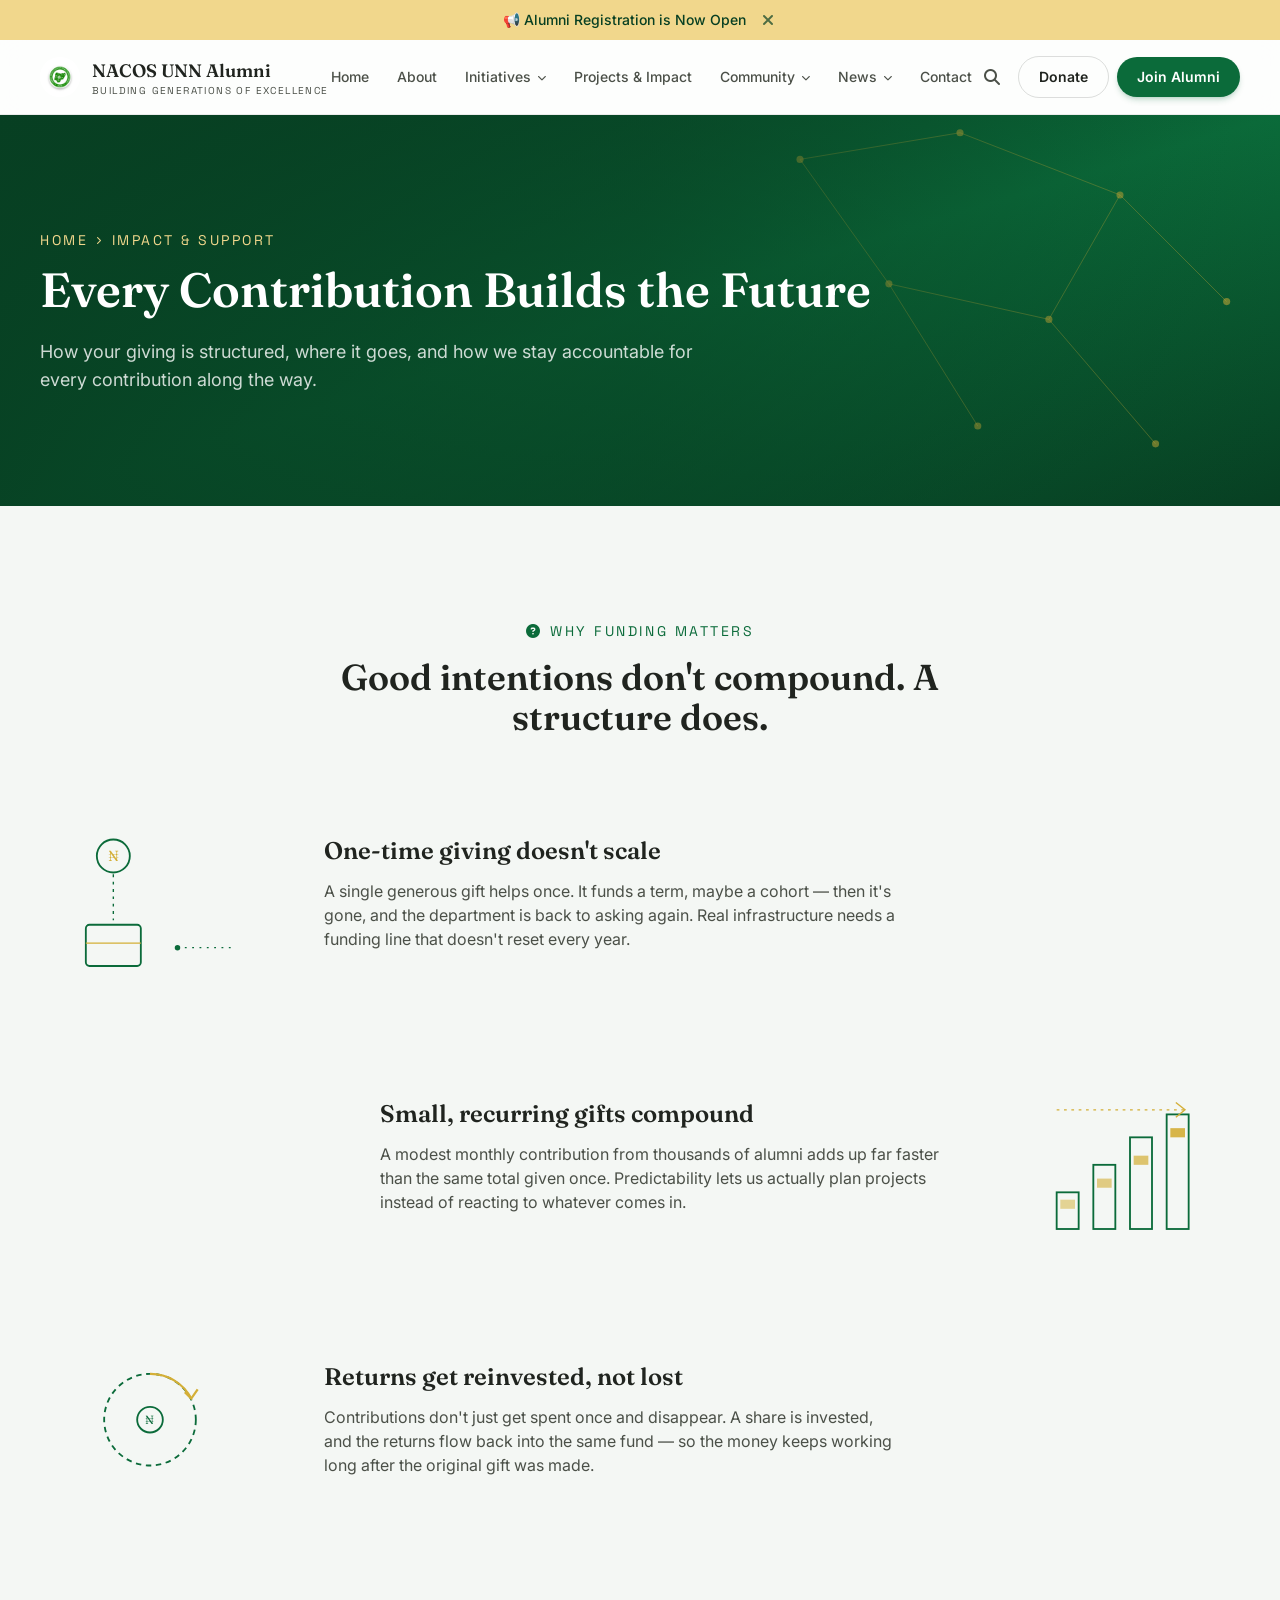
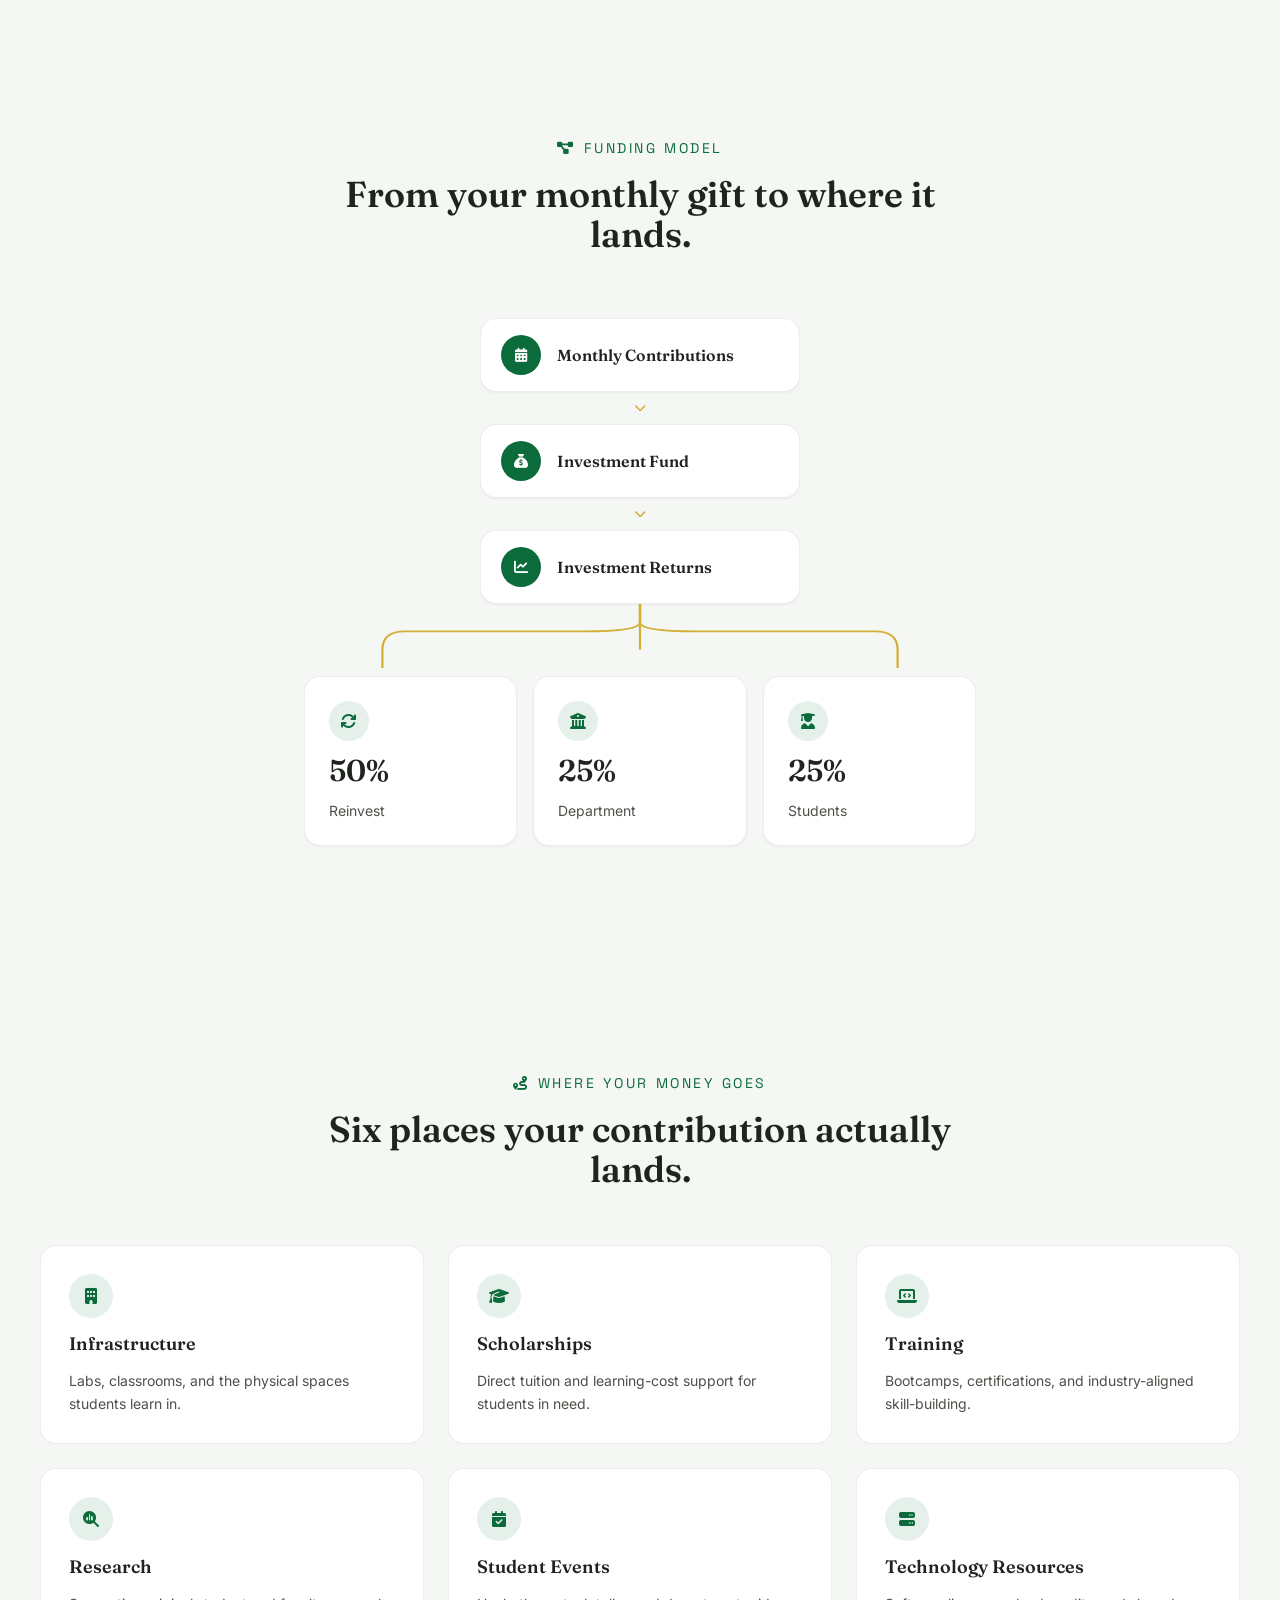
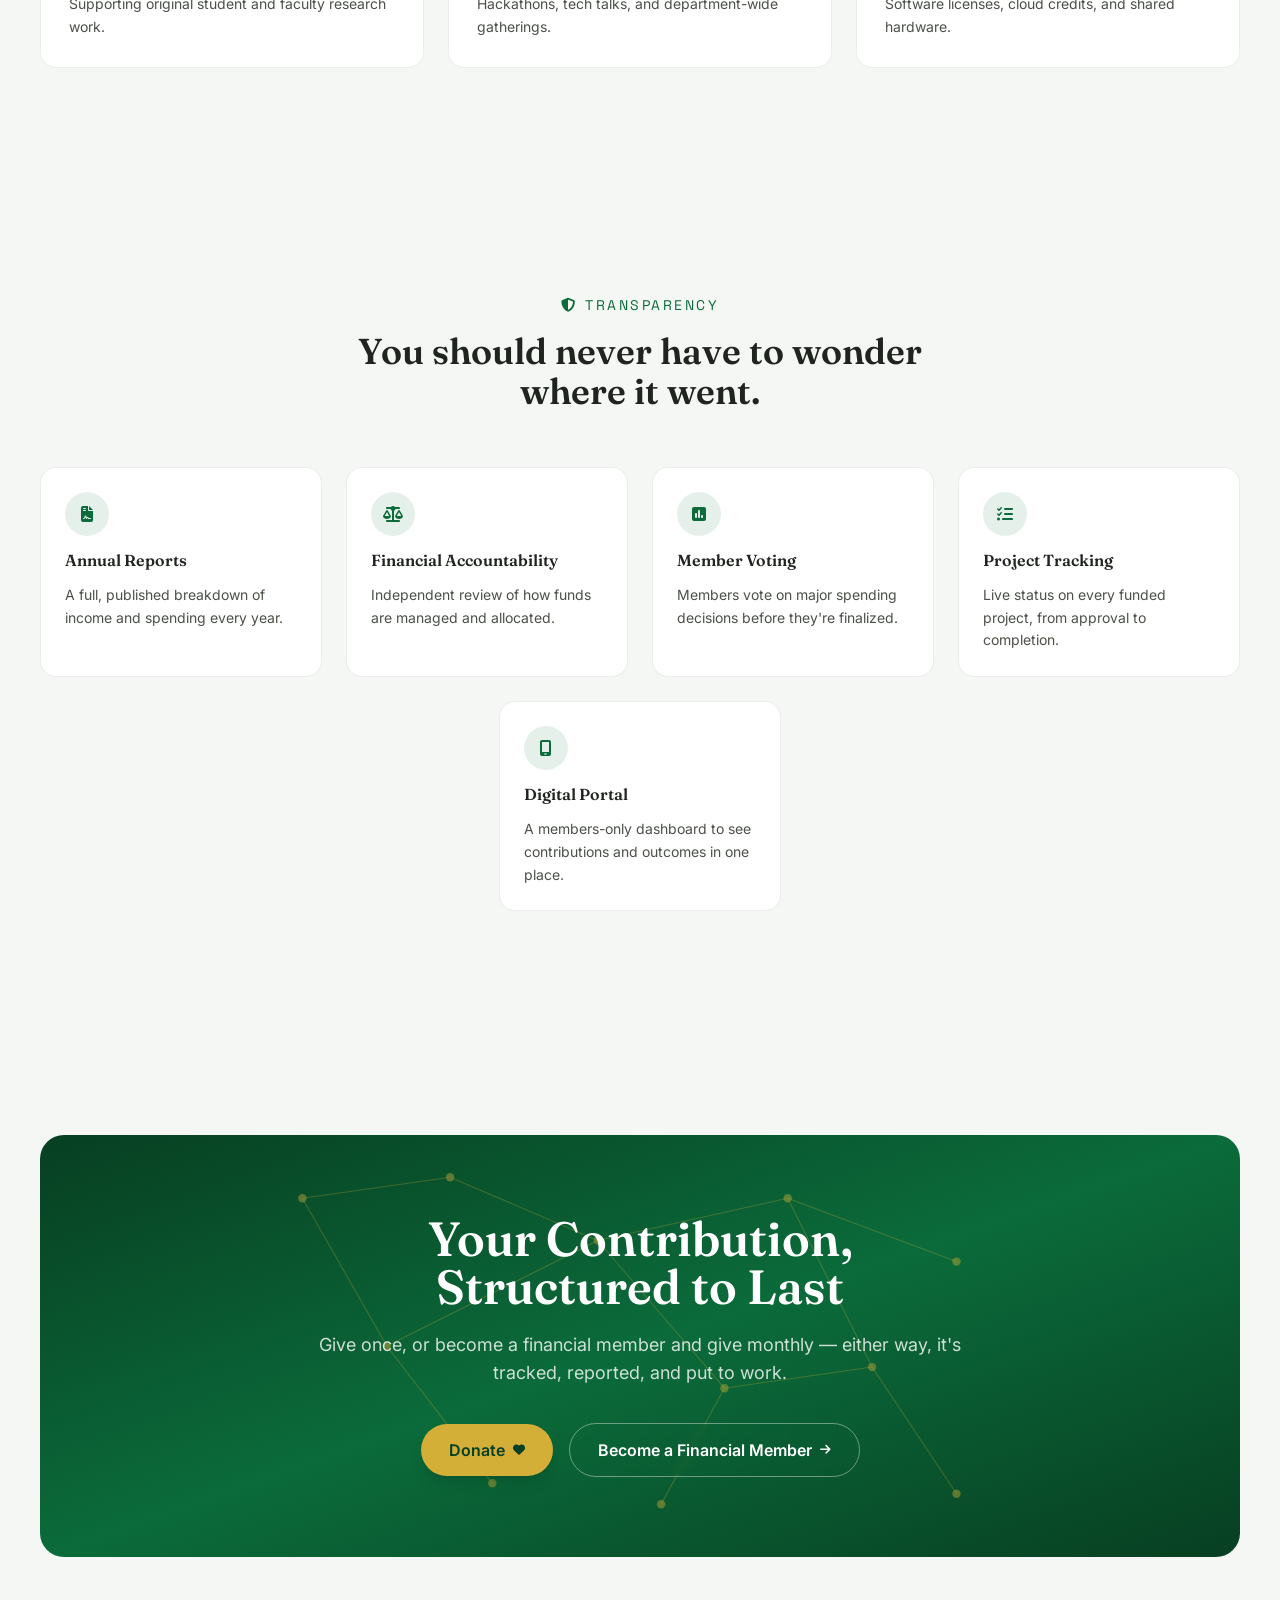
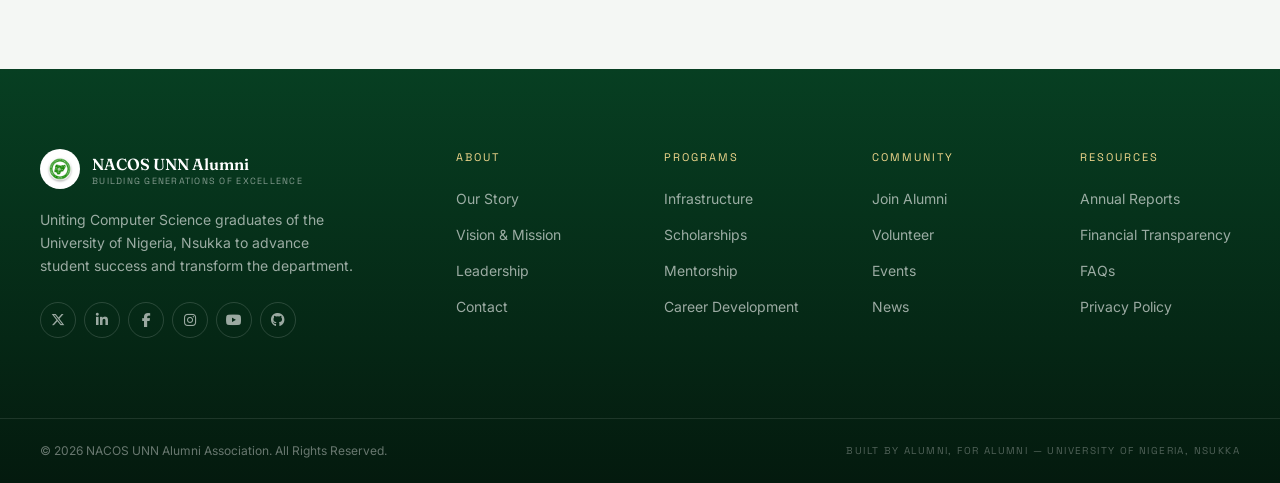
<file: support.html>
<!DOCTYPE html>
<html lang="en">
<head>
  <meta charset="UTF-8" />
  <meta name="viewport" content="width=device-width, initial-scale=1.0" />
  <title>Impact &amp; Support — NACOS UNN Alumni Association</title>
  <meta name="description" content="How NACOS UNN Alumni funds its work, where contributions go, and how the association stays accountable to its members." />

  <link rel="preconnect" href="https://fonts.googleapis.com">
  <link rel="preconnect" href="https://fonts.gstatic.com" crossorigin>
  <link href="https://fonts.googleapis.com/css2?family=Fraunces:opsz,wght@9..144,500;9..144,600;9..144,700&family=Inter:wght@400;500;600;700&family=Space+Grotesk:wght@500;600&display=swap" rel="stylesheet">

  <link rel="stylesheet" href="https://cdnjs.cloudflare.com/ajax/libs/font-awesome/6.5.2/css/all.min.css">

  <!-- Shared, site-wide compiled Tailwind output -->
  <link rel="stylesheet" href="./css/output.css">
</head>

<body>

  <!-- =====================================================================
       ANNOUNCEMENT BAR + PRIMARY NAVIGATION + SEARCH MODAL + MOBILE MENU
       Identical chrome to the other pages. No single nav item maps
       directly to this page (it's reached via the Donate buttons), so
       nothing in the link list is marked active.
  ====================================================================== -->
  <input type="checkbox" id="announcement-dismiss" class="announcement-dismiss sr-only" />
  <div class="announcement-bar">
    <div class="container-content flex items-center justify-center gap-3 py-2.5 text-center">
      <p class="font-body text-xs sm:text-sm font-medium text-forest-dark">
        📢 Alumni Registration is Now Open
      </p>
      <label for="announcement-dismiss" class="announcement-close" aria-label="Dismiss announcement">
        <i class="fa-solid fa-xmark"></i>
      </label>
    </div>
  </div>

  <header id="main-header" class="sticky top-0 z-50">  </header>

  <input type="checkbox" id="search-toggle" class="search-toggle sr-only" />
  <div class="search-modal-backdrop">
    <div class="search-modal" role="dialog" aria-modal="true" aria-label="Search the site">
      <div class="flex items-center justify-between gap-4 border-b border-ink/10 p-5">
        <label for="search-toggle" class="flex flex-1 items-center gap-3 cursor-text">
          <i class="fa-solid fa-magnifying-glass text-ink-soft"></i>
          <input type="search" placeholder="Search projects, news, alumni, events…" class="search-modal__input" />
        </label>
        <label for="search-toggle" class="search-modal__close" aria-label="Close search">
          <i class="fa-solid fa-xmark"></i>
        </label>
      </div>
      <div class="p-5">
        <p class="mb-3 font-mono text-[11px] uppercase tracking-[0.16em] text-ink-soft">Browse by category</p>
        <div class="flex flex-wrap gap-2">
          <a href="index.html#projects" class="search-suggestion">Projects</a>
          <a href="index.html#latest-news" class="search-suggestion">News</a>
          <a href="index.html#community" class="search-suggestion">Alumni</a>
          <a href="index.html#events" class="search-suggestion">Events</a>
          <a href="initiatives.html#scholarships" class="search-suggestion">Scholarships</a>
          <a href="index.html#latest-news" class="search-suggestion">Articles</a>
        </div>
      </div>
    </div>
  </div>

  <div id="mobile-menu" class="mobile-menu hidden" role="dialog" aria-modal="true" aria-label="Mobile navigation">
    <div class="flex items-center justify-between px-6 py-5">
      <a href="index.html" class="flex items-center gap-2.5" aria-label="NACOS UNN Alumni Association — go to homepage">
        <svg width="34" height="34" viewBox="0 0 42 42" aria-hidden="true">
          <circle cx="21" cy="21" r="20" fill="#D4AF37" stroke="#0B6B3A" stroke-width="1.5" />
          <path d="M21 14 L30 18.5 L21 23 L12 18.5 Z" fill="#073F22" />
          <path d="M16 20.5 V26 Q21 28.5 26 26 V20.5" fill="none" stroke="#073F22" stroke-width="1.4" />
        </svg>
        <span class="font-display text-base font-semibold text-white">NACOS UNN Alumni</span>
      </a>
      <button id="mobile-menu-close" type="button" aria-label="Close menu" class="flex h-10 w-10 items-center justify-center rounded-full bg-white/10 text-white">
        <i class="fa-solid fa-xmark text-xl"></i>
      </button>
    </div>

    <ul class="flex flex-1 flex-col gap-1 px-6 pt-4" role="list">
      <li class="menu-item delay-1"><a href="index.html" class="mobile-link">Home</a></li>
      <li class="menu-item delay-2"><a href="about.html" class="mobile-link">About</a></li>
      <li class="menu-item delay-3"><a href="initiatives.html" class="mobile-link">Initiatives</a></li>
      <li class="menu-item delay-4"><a href="index.html#projects" class="mobile-link">Projects &amp; Impact</a></li>
      <li class="menu-item delay-5"><a href="index.html#community" class="mobile-link">Community</a></li>
      <li class="menu-item delay-6"><a href="index.html#latest-news" class="mobile-link">News</a></li>
      <li class="menu-item delay-7"><a href="index.html#contact" class="mobile-link">Contact</a></li>
    </ul>

    <div class="menu-item delay-7 flex flex-col gap-3 px-6 py-6">
      <a href="support.html" class="btn-outline-light w-full is-active">Donate</a>
      <a href="join.html" class="btn-primary w-full">Join Alumni</a>
    </div>

    <div class="menu-item delay-7 flex items-center justify-center gap-4 pb-5">
      <a href="#" class="social-icon-light" aria-label="Facebook"><i class="fa-brands fa-facebook-f"></i></a>
      <a href="#" class="social-icon-light" aria-label="X (Twitter)"><i class="fa-brands fa-x-twitter"></i></a>
      <a href="#" class="social-icon-light" aria-label="LinkedIn"><i class="fa-brands fa-linkedin-in"></i></a>
      <a href="#" class="social-icon-light" aria-label="Instagram"><i class="fa-brands fa-instagram"></i></a>
    </div>

    <p class="menu-item delay-7 border-t border-white/10 px-6 py-4 text-center font-mono text-[11px] text-white/50">
      © 2026 NACOS UNN Alumni Association
    </p>
  </div>

  <!-- =====================================================================
       HERO (Page 4: Impact & Support)
  ====================================================================== -->
  <section class="relative overflow-hidden bg-gradient-to-br from-forest-dark via-forest to-forest-dark py-24 sm:py-28">
    <svg class="absolute inset-0 h-full w-full" viewBox="0 0 1440 500" preserveAspectRatio="xMidYMid slice" aria-hidden="true">
      <g stroke="#D4AF37" stroke-width="1" fill="none" opacity="0.4">
        <line x1="900" y1="80" x2="1080" y2="50" /><line x1="1080" y1="50" x2="1260" y2="120" />
        <line x1="1260" y1="120" x2="1380" y2="240" /><line x1="900" y1="80" x2="1000" y2="220" />
        <line x1="1000" y1="220" x2="1180" y2="260" /><line x1="1180" y1="260" x2="1260" y2="120" />
        <line x1="1000" y1="220" x2="1100" y2="380" /><line x1="1180" y1="260" x2="1300" y2="400" />
      </g>
      <g fill="#D4AF37" opacity="0.55">
        <circle cx="1080" cy="50" r="4" /><circle cx="1260" cy="120" r="4" /><circle cx="1380" cy="240" r="4" />
        <circle cx="1000" cy="220" r="4" /><circle cx="1180" cy="260" r="4" /><circle cx="1100" cy="380" r="4" />
        <circle cx="1300" cy="400" r="4" /><circle cx="900" cy="80" r="4" />
      </g>
    </svg>
    <div class="absolute inset-0 bg-gradient-to-r from-forest-dark/90 via-forest-dark/60 to-transparent"></div>

    <div class="container-content relative">
      <p class="eyebrow mb-4">
        <a href="index.html" class="hover:text-gold">Home</a>
        <i class="fa-solid fa-chevron-right text-[8px]"></i> Impact &amp; Support
      </p>
      <h1 class="font-display text-4xl font-semibold text-white sm:text-5xl">Every Contribution Builds the Future</h1>
      <p class="mt-6 max-w-2xl text-base leading-relaxed text-white/80 sm:text-lg">
        How your giving is structured, where it goes, and how we stay
        accountable for every contribution along the way.
      </p>
    </div>
  </section>

  <!-- =====================================================================
       WHY FUNDING MATTERS — alternating rows with illustrations
  ====================================================================== -->
  <section id="why-funding-matters" class="container-content py-20 sm:py-28">
    <div class="mx-auto max-w-2xl text-center">
      <p class="eyebrow eyebrow--light mx-auto mb-4 justify-center">
        <i class="fa-solid fa-circle-question"></i> Why Funding Matters
      </p>
      <h2 class="font-display text-3xl font-semibold text-ink sm:text-4xl">
        Good intentions don't compound. A structure does.
      </h2>
    </div>

    <div class="mt-16 flex flex-col gap-16 sm:gap-20">

      <div class="challenge-row">
        <div class="challenge-row__art">
          <svg viewBox="0 0 240 200" aria-hidden="true">
            <circle cx="80" cy="60" r="18" fill="none" stroke="#0B6B3A" stroke-width="2"/>
            <text x="80" y="66" font-family="Fraunces, serif" font-size="16" fill="#D4AF37" text-anchor="middle">₦</text>
            <path d="M80 80 Q80 110 80 130" stroke="#0B6B3A" stroke-width="1.5" stroke-dasharray="3 5" fill="none"/>
            <rect x="50" y="135" width="60" height="45" rx="4" fill="none" stroke="#0B6B3A" stroke-width="2"/>
            <line x1="50" y1="155" x2="110" y2="155" stroke="#D4AF37" stroke-width="1.5"/>
            <path d="M150 160 H210" stroke="#0B6B3A" stroke-width="1.5" stroke-dasharray="2 6"/>
            <circle cx="150" cy="160" r="3" fill="#0B6B3A"/>
          </svg>
        </div>
        <div class="challenge-row__text">
          <h3 class="challenge-row__title">One-time giving doesn't scale</h3>
          <p class="challenge-row__desc">
            A single generous gift helps once. It funds a term, maybe a
            cohort &mdash; then it's gone, and the department is back to
            asking again. Real infrastructure needs a funding line that
            doesn't reset every year.
          </p>
        </div>
      </div>

      <div class="challenge-row challenge-row--reverse">
        <div class="challenge-row__art">
          <svg viewBox="0 0 240 200" aria-hidden="true">
            <g fill="none" stroke="#0B6B3A" stroke-width="2">
              <rect x="40" y="140" width="24" height="40"/>
              <rect x="80" y="110" width="24" height="70"/>
              <rect x="120" y="80" width="24" height="100"/>
              <rect x="160" y="55" width="24" height="125"/>
            </g>
            <rect x="44" y="148" width="16" height="10" fill="#D4AF37" opacity="0.5"/>
            <rect x="84" y="125" width="16" height="10" fill="#D4AF37" opacity="0.6"/>
            <rect x="124" y="100" width="16" height="10" fill="#D4AF37" opacity="0.7"/>
            <rect x="164" y="70" width="16" height="10" fill="#D4AF37" opacity="0.9"/>
            <path d="M40 50 L180 50" stroke="#D4AF37" stroke-width="1.5" stroke-dasharray="3 5"/>
            <path d="M170 42 L180 50 L170 58" fill="none" stroke="#D4AF37" stroke-width="1.5"/>
          </svg>
        </div>
        <div class="challenge-row__text">
          <h3 class="challenge-row__title">Small, recurring gifts compound</h3>
          <p class="challenge-row__desc">
            A modest monthly contribution from thousands of alumni adds up
            far faster than the same total given once. Predictability lets
            us actually plan projects instead of reacting to whatever comes
            in.
          </p>
        </div>
      </div>

      <div class="challenge-row">
        <div class="challenge-row__art">
          <svg viewBox="0 0 240 200" aria-hidden="true">
            <circle cx="120" cy="100" r="50" fill="none" stroke="#0B6B3A" stroke-width="2" stroke-dasharray="6 5"/>
            <path d="M120 50 a50 50 0 0 1 45 27" fill="none" stroke="#D4AF37" stroke-width="2.5"/>
            <path d="M158 70 L165 77 L172 67" fill="none" stroke="#D4AF37" stroke-width="2.5"/>
            <circle cx="120" cy="100" r="14" fill="none" stroke="#0B6B3A" stroke-width="2"/>
            <text x="120" y="105" font-family="Fraunces, serif" font-size="13" fill="#0B6B3A" text-anchor="middle">₦</text>
          </svg>
        </div>
        <div class="challenge-row__text">
          <h3 class="challenge-row__title">Returns get reinvested, not lost</h3>
          <p class="challenge-row__desc">
            Contributions don't just get spent once and disappear. A share
            is invested, and the returns flow back into the same fund &mdash;
            so the money keeps working long after the original gift was
            made.
          </p>
        </div>
      </div>

    </div>
  </section>

  <!-- =====================================================================
       FUNDING MODEL — vertical flow that forks into three outcomes
  ====================================================================== -->
  <section class="bg-mist py-20 sm:py-28">
    <div class="container-content">
      <div class="mx-auto max-w-2xl text-center">
        <p class="eyebrow eyebrow--light mx-auto mb-4 justify-center">
          <i class="fa-solid fa-diagram-project"></i> Funding Model
        </p>
        <h2 class="font-display text-3xl font-semibold text-ink sm:text-4xl">
          From your monthly gift to where it lands.
        </h2>
      </div>

      <div class="funding-flow">
        <div class="roadmap__step w-full max-w-xs">
          <span class="roadmap__icon"><i class="fa-solid fa-calendar-days"></i></span>
          <span class="roadmap__label">Monthly Contributions</span>
        </div>
        <i class="fa-solid fa-chevron-down roadmap__arrow" aria-hidden="true"></i>

        <div class="roadmap__step w-full max-w-xs">
          <span class="roadmap__icon"><i class="fa-solid fa-sack-dollar"></i></span>
          <span class="roadmap__label">Investment Fund</span>
        </div>
        <i class="fa-solid fa-chevron-down roadmap__arrow" aria-hidden="true"></i>

        <div class="roadmap__step w-full max-w-xs">
          <span class="roadmap__icon"><i class="fa-solid fa-chart-line"></i></span>
          <span class="roadmap__label">Investment Returns</span>
        </div>

        <!-- the flow forks into three outcomes here -->
        <svg class="funding-flow__fork" viewBox="0 0 600 70" preserveAspectRatio="none" aria-hidden="true">
          <path d="M300 0 V20 Q300 30 250 30 Q120 30 90 30 Q70 30 70 50 V70" fill="none" stroke="#D4AF37" stroke-width="2"/>
          <path d="M300 0 V50" fill="none" stroke="#D4AF37" stroke-width="2"/>
          <path d="M300 0 V20 Q300 30 350 30 Q480 30 510 30 Q530 30 530 50 V70" fill="none" stroke="#D4AF37" stroke-width="2"/>
        </svg>

        <div class="funding-split">
          <div class="stat-card">
            <span class="stat-card__icon"><i class="fa-solid fa-arrows-rotate"></i></span>
            <p class="stat-card__value">50%</p>
            <p class="stat-card__label">Reinvest</p>
          </div>
          <div class="stat-card">
            <span class="stat-card__icon"><i class="fa-solid fa-building-columns"></i></span>
            <p class="stat-card__value">25%</p>
            <p class="stat-card__label">Department</p>
          </div>
          <div class="stat-card">
            <span class="stat-card__icon"><i class="fa-solid fa-user-graduate"></i></span>
            <p class="stat-card__value">25%</p>
            <p class="stat-card__label">Students</p>
          </div>
        </div>
      </div>
    </div>
  </section>

  <!-- =====================================================================
       WHERE YOUR MONEY GOES — 6 cards
  ====================================================================== -->
  <section class="container-content py-20 sm:py-28">
    <div class="mx-auto max-w-2xl text-center">
      <p class="eyebrow eyebrow--light mx-auto mb-4 justify-center">
        <i class="fa-solid fa-route"></i> Where Your Money Goes
      </p>
      <h2 class="font-display text-3xl font-semibold text-ink sm:text-4xl">
        Six places your contribution actually lands.
      </h2>
    </div>

    <div class="mt-14 grid gap-6 sm:grid-cols-2 lg:grid-cols-3">
      <div class="initiative-card">
        <span class="initiative-card__icon"><i class="fa-solid fa-building"></i></span>
        <h3 class="initiative-card__title">Infrastructure</h3>
        <p class="initiative-card__desc">Labs, classrooms, and the physical spaces students learn in.</p>
      </div>
      <div class="initiative-card">
        <span class="initiative-card__icon"><i class="fa-solid fa-graduation-cap"></i></span>
        <h3 class="initiative-card__title">Scholarships</h3>
        <p class="initiative-card__desc">Direct tuition and learning-cost support for students in need.</p>
      </div>
      <div class="initiative-card">
        <span class="initiative-card__icon"><i class="fa-solid fa-laptop-code"></i></span>
        <h3 class="initiative-card__title">Training</h3>
        <p class="initiative-card__desc">Bootcamps, certifications, and industry-aligned skill-building.</p>
      </div>
      <div class="initiative-card">
        <span class="initiative-card__icon"><i class="fa-solid fa-magnifying-glass-chart"></i></span>
        <h3 class="initiative-card__title">Research</h3>
        <p class="initiative-card__desc">Supporting original student and faculty research work.</p>
      </div>
      <div class="initiative-card">
        <span class="initiative-card__icon"><i class="fa-solid fa-calendar-check"></i></span>
        <h3 class="initiative-card__title">Student Events</h3>
        <p class="initiative-card__desc">Hackathons, tech talks, and department-wide gatherings.</p>
      </div>
      <div class="initiative-card">
        <span class="initiative-card__icon"><i class="fa-solid fa-server"></i></span>
        <h3 class="initiative-card__title">Technology Resources</h3>
        <p class="initiative-card__desc">Software licenses, cloud credits, and shared hardware.</p>
      </div>
    </div>
  </section>

  <!-- =====================================================================
       TRANSPARENCY — 5 cards
  ====================================================================== -->
  <section class="bg-mist py-20 sm:py-28">
    <div class="container-content">
      <div class="mx-auto max-w-2xl text-center">
        <p class="eyebrow eyebrow--light mx-auto mb-4 justify-center">
          <i class="fa-solid fa-shield-halved"></i> Transparency
        </p>
        <h2 class="font-display text-3xl font-semibold text-ink sm:text-4xl">
          You should never have to wonder where it went.
        </h2>
      </div>

      <div class="objectives-grid">
        <div class="objective-card">
          <span class="objective-card__icon"><i class="fa-solid fa-file-contract"></i></span>
          <h3 class="objective-card__title">Annual Reports</h3>
          <p class="objective-card__desc">A full, published breakdown of income and spending every year.</p>
        </div>
        <div class="objective-card">
          <span class="objective-card__icon"><i class="fa-solid fa-scale-balanced"></i></span>
          <h3 class="objective-card__title">Financial Accountability</h3>
          <p class="objective-card__desc">Independent review of how funds are managed and allocated.</p>
        </div>
        <div class="objective-card">
          <span class="objective-card__icon"><i class="fa-solid fa-square-poll-vertical"></i></span>
          <h3 class="objective-card__title">Member Voting</h3>
          <p class="objective-card__desc">Members vote on major spending decisions before they're finalized.</p>
        </div>
        <div class="objective-card">
          <span class="objective-card__icon"><i class="fa-solid fa-list-check"></i></span>
          <h3 class="objective-card__title">Project Tracking</h3>
          <p class="objective-card__desc">Live status on every funded project, from approval to completion.</p>
        </div>
        <div class="objective-card">
          <span class="objective-card__icon"><i class="fa-solid fa-mobile-screen"></i></span>
          <h3 class="objective-card__title">Digital Portal</h3>
          <p class="objective-card__desc">A members-only dashboard to see contributions and outcomes in one place.</p>
        </div>
      </div>
    </div>
  </section>

  <!-- =====================================================================
       DONATE CTA — large donation banner
  ====================================================================== -->
  <section class="container-content py-20 sm:py-28">
    <div class="cta-banner">
      <svg class="cta-banner__pattern" viewBox="0 0 800 400" aria-hidden="true">
        <g stroke="#D4AF37" stroke-width="1" fill="none" opacity="0.4">
          <line x1="80" y1="60" x2="220" y2="40" /><line x1="220" y1="40" x2="360" y2="100" />
          <line x1="360" y1="100" x2="540" y2="60" /><line x1="540" y1="60" x2="700" y2="120" />
          <line x1="80" y1="60" x2="160" y2="200" /><line x1="160" y1="200" x2="360" y2="100" />
          <line x1="360" y1="100" x2="480" y2="240" /><line x1="540" y1="60" x2="620" y2="220" />
          <line x1="480" y1="240" x2="620" y2="220" /><line x1="160" y1="200" x2="260" y2="330" />
          <line x1="480" y1="240" x2="420" y2="350" /><line x1="620" y1="220" x2="700" y2="340" />
        </g>
        <g fill="#D4AF37" opacity="0.6">
          <circle cx="80" cy="60" r="4" /><circle cx="220" cy="40" r="4" /><circle cx="360" cy="100" r="4" />
          <circle cx="540" cy="60" r="4" /><circle cx="700" cy="120" r="4" /><circle cx="160" cy="200" r="4" />
          <circle cx="480" cy="240" r="4" /><circle cx="620" cy="220" r="4" /><circle cx="260" cy="330" r="4" />
          <circle cx="420" cy="350" r="4" /><circle cx="700" cy="340" r="4" />
        </g>
      </svg>

      <div class="relative mx-auto max-w-2xl text-center">
        <h2 class="font-display text-3xl font-semibold text-white sm:text-4xl lg:text-5xl">
          Your Contribution, Structured to Last
        </h2>
        <p class="mt-5 text-base text-white/80 sm:text-lg">
          Give once, or become a financial member and give monthly &mdash;
          either way, it's tracked, reported, and put to work.
        </p>
        <div class="mt-9 flex flex-wrap items-center justify-center gap-4">
          <!-- Placeholder: wire this up to your real payment processor
               (Paystack/Flutterwave/Stripe) when that's ready. -->
          <a href="#" class="btn-primary">
            Donate
            <i class="fa-solid fa-heart text-xs"></i>
          </a>
          <a href="join.html" class="btn-outline-light">
            Become a Financial Member
            <i class="fa-solid fa-arrow-right text-xs"></i>
          </a>
        </div>
      </div>
    </div>
  </section>


  <!-- ===================================================================
       SITE FOOTER
       Four-column nav + brand + social + legal bottom bar.
       Matches the dark-green brand palette used across the site.
  ==================================================================== -->
  <footer id="footer" class="bg-gradient-to-b from-forest-dark to-[#041A0E]" aria-label="Site footer">

    <!-- Top: logo + columns + newsletter -->
    <div class="container-content py-16 sm:py-20">
      <div class="grid grid-cols-1 gap-12 sm:grid-cols-2 lg:grid-cols-6">

        <!-- Brand column (spans 2 of 6 on large) -->
        <div class="lg:col-span-2">
          <a href="index.html" class="inline-flex items-center gap-3 mb-5" aria-label="NACOS UNN Alumni Association — homepage">
            <div class="w-10 h-10 rounded-full overflow-hidden bg-white/5 flex items-center justify-center">
              <img class="w-full h-full" src="./images/nacos_logo.jpg" alt="NACOS LOGO">
            </div>
            <span class="flex flex-col leading-tight">
              <span class="font-display text-base font-semibold text-white">NACOS UNN Alumni</span>
              <span class="font-mono text-[9px] uppercase tracking-[0.14em] text-white/50">Building Generations of Excellence</span>
            </span>
          </a>

          <p class="font-body text-sm leading-relaxed text-white/60 max-w-xs">
            Uniting Computer Science graduates of the University of Nigeria, Nsukka to advance student success and transform the department.
          </p>

          <!-- Social icons -->
          <div class="mt-6 flex flex-wrap gap-2">
            <a href="#" class="flex h-9 w-9 items-center justify-center rounded-full border border-white/15 text-white/60 transition-all duration-200 hover:border-gold hover:text-gold" aria-label="Follow us on X (Twitter)">
              <i class="fa-brands fa-x-twitter text-sm"></i>
            </a>
            <a href="#" class="flex h-9 w-9 items-center justify-center rounded-full border border-white/15 text-white/60 transition-all duration-200 hover:border-gold hover:text-gold" aria-label="Connect on LinkedIn">
              <i class="fa-brands fa-linkedin-in text-sm"></i>
            </a>
            <a href="#" class="flex h-9 w-9 items-center justify-center rounded-full border border-white/15 text-white/60 transition-all duration-200 hover:border-gold hover:text-gold" aria-label="Follow us on Facebook">
              <i class="fa-brands fa-facebook-f text-sm"></i>
            </a>
            <a href="#" class="flex h-9 w-9 items-center justify-center rounded-full border border-white/15 text-white/60 transition-all duration-200 hover:border-gold hover:text-gold" aria-label="Follow us on Instagram">
              <i class="fa-brands fa-instagram text-sm"></i>
            </a>
            <a href="#" class="flex h-9 w-9 items-center justify-center rounded-full border border-white/15 text-white/60 transition-all duration-200 hover:border-gold hover:text-gold" aria-label="Subscribe on YouTube">
              <i class="fa-brands fa-youtube text-sm"></i>
            </a>
            <a href="#" class="flex h-9 w-9 items-center justify-center rounded-full border border-white/15 text-white/60 transition-all duration-200 hover:border-gold hover:text-gold" aria-label="Find us on GitHub">
              <i class="fa-brands fa-github text-sm"></i>
            </a>
          </div>
        </div>

        <!-- Nav column 1: About -->
        <div>
          <h3 class="font-mono text-[11px] uppercase tracking-[0.18em] text-gold-soft mb-5">About</h3>
          <ul class="space-y-3" role="list">
            <li><a href="about.html" class="font-body text-sm text-white/60 transition-colors duration-200 hover:text-white">Our Story</a></li>
            <li><a href="about.html#vision-mission" class="font-body text-sm text-white/60 transition-colors duration-200 hover:text-white">Vision &amp; Mission</a></li>
            <li><a href="about.html#leadership" class="font-body text-sm text-white/60 transition-colors duration-200 hover:text-white">Leadership</a></li>
            <li><a href="index.html#contact" class="font-body text-sm text-white/60 transition-colors duration-200 hover:text-white">Contact</a></li>
          </ul>
        </div>

        <!-- Nav column 2: Programs -->
        <div>
          <h3 class="font-mono text-[11px] uppercase tracking-[0.18em] text-gold-soft mb-5">Programs</h3>
          <ul class="space-y-3" role="list">
            <li><a href="initiatives.html#infrastructure" class="font-body text-sm text-white/60 transition-colors duration-200 hover:text-white">Infrastructure</a></li>
            <li><a href="initiatives.html#scholarships" class="font-body text-sm text-white/60 transition-colors duration-200 hover:text-white">Scholarships</a></li>
            <li><a href="initiatives.html#mentorship" class="font-body text-sm text-white/60 transition-colors duration-200 hover:text-white">Mentorship</a></li>
            <li><a href="initiatives.html#career-coaching" class="font-body text-sm text-white/60 transition-colors duration-200 hover:text-white">Career Development</a></li>
          </ul>
        </div>

        <!-- Nav column 3: Community -->
        <div>
          <h3 class="font-mono text-[11px] uppercase tracking-[0.18em] text-gold-soft mb-5">Community</h3>
          <ul class="space-y-3" role="list">
            <li><a href="join.html" class="font-body text-sm text-white/60 transition-colors duration-200 hover:text-white">Join Alumni</a></li>
            <li><a href="projects.html#volunteer" class="font-body text-sm text-white/60 transition-colors duration-200 hover:text-white">Volunteer</a></li>
            <li><a href="index.html#events" class="font-body text-sm text-white/60 transition-colors duration-200 hover:text-white">Events</a></li>
            <li><a href="index.html#latest-news" class="font-body text-sm text-white/60 transition-colors duration-200 hover:text-white">News</a></li>
          </ul>
        </div>

        <!-- Nav column 4: Resources -->
        <div>
          <h3 class="font-mono text-[11px] uppercase tracking-[0.18em] text-gold-soft mb-5">Resources</h3>
          <ul class="space-y-3" role="list">
            <li><a href="projects.html#financial-transparency" class="font-body text-sm text-white/60 transition-colors duration-200 hover:text-white">Annual Reports</a></li>
            <li><a href="projects.html#financial-transparency" class="font-body text-sm text-white/60 transition-colors duration-200 hover:text-white">Financial Transparency</a></li>
            <li><a href="support.html#faq" class="font-body text-sm text-white/60 transition-colors duration-200 hover:text-white">FAQs</a></li>
            <li><a href="#privacy" class="font-body text-sm text-white/60 transition-colors duration-200 hover:text-white">Privacy Policy</a></li>
          </ul>
        </div>

      </div>
    </div>

    <!-- Divider -->
    <div class="border-t border-white/10"></div>

    <!-- Bottom bar -->
    <div class="container-content py-6">
      <div class="flex flex-col items-center gap-3 text-center sm:flex-row sm:justify-between sm:text-left">
        <p class="font-body text-xs text-white/40">
          © 2026 NACOS UNN Alumni Association. All Rights Reserved.
        </p>
        <p class="font-mono text-[10px] uppercase tracking-[0.14em] text-white/30">
          Built by alumni, for alumni — University of Nigeria, Nsukka
        </p>
      </div>
    </div>

  </footer>



  <!-- =====================================================================
       JAVASCRIPT — MOBILE MENU ONLY (identical to other pages)
  ====================================================================== -->
  <script src="./nav.js">  </script>

</body>
</html>
</file>
<file: css/output.css>
*,:after,:before{--tw-border-spacing-x:0;--tw-border-spacing-y:0;--tw-translate-x:0;--tw-translate-y:0;--tw-rotate:0;--tw-skew-x:0;--tw-skew-y:0;--tw-scale-x:1;--tw-scale-y:1;--tw-pan-x: ;--tw-pan-y: ;--tw-pinch-zoom: ;--tw-scroll-snap-strictness:proximity;--tw-gradient-from-position: ;--tw-gradient-via-position: ;--tw-gradient-to-position: ;--tw-ordinal: ;--tw-slashed-zero: ;--tw-numeric-figure: ;--tw-numeric-spacing: ;--tw-numeric-fraction: ;--tw-ring-inset: ;--tw-ring-offset-width:0px;--tw-ring-offset-color:#fff;--tw-ring-color:rgba(59,130,246,.5);--tw-ring-offset-shadow:0 0 #0000;--tw-ring-shadow:0 0 #0000;--tw-shadow:0 0 #0000;--tw-shadow-colored:0 0 #0000;--tw-blur: ;--tw-brightness: ;--tw-contrast: ;--tw-grayscale: ;--tw-hue-rotate: ;--tw-invert: ;--tw-saturate: ;--tw-sepia: ;--tw-drop-shadow: ;--tw-backdrop-blur: ;--tw-backdrop-brightness: ;--tw-backdrop-contrast: ;--tw-backdrop-grayscale: ;--tw-backdrop-hue-rotate: ;--tw-backdrop-invert: ;--tw-backdrop-opacity: ;--tw-backdrop-saturate: ;--tw-backdrop-sepia: ;--tw-contain-size: ;--tw-contain-layout: ;--tw-contain-paint: ;--tw-contain-style: }::backdrop{--tw-border-spacing-x:0;--tw-border-spacing-y:0;--tw-translate-x:0;--tw-translate-y:0;--tw-rotate:0;--tw-skew-x:0;--tw-skew-y:0;--tw-scale-x:1;--tw-scale-y:1;--tw-pan-x: ;--tw-pan-y: ;--tw-pinch-zoom: ;--tw-scroll-snap-strictness:proximity;--tw-gradient-from-position: ;--tw-gradient-via-position: ;--tw-gradient-to-position: ;--tw-ordinal: ;--tw-slashed-zero: ;--tw-numeric-figure: ;--tw-numeric-spacing: ;--tw-numeric-fraction: ;--tw-ring-inset: ;--tw-ring-offset-width:0px;--tw-ring-offset-color:#fff;--tw-ring-color:rgba(59,130,246,.5);--tw-ring-offset-shadow:0 0 #0000;--tw-ring-shadow:0 0 #0000;--tw-shadow:0 0 #0000;--tw-shadow-colored:0 0 #0000;--tw-blur: ;--tw-brightness: ;--tw-contrast: ;--tw-grayscale: ;--tw-hue-rotate: ;--tw-invert: ;--tw-saturate: ;--tw-sepia: ;--tw-drop-shadow: ;--tw-backdrop-blur: ;--tw-backdrop-brightness: ;--tw-backdrop-contrast: ;--tw-backdrop-grayscale: ;--tw-backdrop-hue-rotate: ;--tw-backdrop-invert: ;--tw-backdrop-opacity: ;--tw-backdrop-saturate: ;--tw-backdrop-sepia: ;--tw-contain-size: ;--tw-contain-layout: ;--tw-contain-paint: ;--tw-contain-style: }
/*! tailwindcss v3.4.19 | MIT License | https://tailwindcss.com*/*,:after,:before{box-sizing:border-box;border:0 solid #e5e7eb}:after,:before{--tw-content:""}:host,html{line-height:1.5;-webkit-text-size-adjust:100%;-moz-tab-size:4;-o-tab-size:4;tab-size:4;font-family:ui-sans-serif,system-ui,sans-serif,Apple Color Emoji,Segoe UI Emoji,Segoe UI Symbol,Noto Color Emoji;font-feature-settings:normal;font-variation-settings:normal;-webkit-tap-highlight-color:transparent}body{margin:0;line-height:inherit}hr{height:0;color:inherit;border-top-width:1px}abbr:where([title]){-webkit-text-decoration:underline dotted;text-decoration:underline dotted}h1,h2,h3,h4,h5,h6{font-size:inherit;font-weight:inherit}a{color:inherit;text-decoration:inherit}b,strong{font-weight:bolder}code,kbd,pre,samp{font-family:Space Grotesk,ui-monospace,monospace;font-feature-settings:normal;font-variation-settings:normal;font-size:1em}small{font-size:80%}sub,sup{font-size:75%;line-height:0;position:relative;vertical-align:baseline}sub{bottom:-.25em}sup{top:-.5em}table{text-indent:0;border-color:inherit;border-collapse:collapse}button,input,optgroup,select,textarea{font-family:inherit;font-feature-settings:inherit;font-variation-settings:inherit;font-size:100%;font-weight:inherit;line-height:inherit;letter-spacing:inherit;color:inherit;margin:0;padding:0}button,select{text-transform:none}button,input:where([type=button]),input:where([type=reset]),input:where([type=submit]){-webkit-appearance:button;background-color:transparent;background-image:none}:-moz-focusring{outline:auto}:-moz-ui-invalid{box-shadow:none}progress{vertical-align:baseline}::-webkit-inner-spin-button,::-webkit-outer-spin-button{height:auto}[type=search]{-webkit-appearance:textfield;outline-offset:-2px}::-webkit-search-decoration{-webkit-appearance:none}::-webkit-file-upload-button{-webkit-appearance:button;font:inherit}summary{display:list-item}blockquote,dd,dl,figure,h1,h2,h3,h4,h5,h6,hr,p,pre{margin:0}fieldset{margin:0}fieldset,legend{padding:0}menu,ol,ul{list-style:none;margin:0;padding:0}dialog{padding:0}textarea{resize:vertical}input::-moz-placeholder,textarea::-moz-placeholder{opacity:1;color:#9ca3af}input::placeholder,textarea::placeholder{opacity:1;color:#9ca3af}[role=button],button{cursor:pointer}:disabled{cursor:default}audio,canvas,embed,iframe,img,object,svg,video{display:block;vertical-align:middle}img,video{max-width:100%;height:auto}[hidden]:where(:not([hidden=until-found])){display:none}html{scroll-behavior:smooth}body{--tw-bg-opacity:1;background-color:rgb(var(--color-mist)/var(--tw-bg-opacity,1));font-family:Inter,ui-sans-serif,system-ui,sans-serif;-webkit-font-smoothing:antialiased;-moz-osx-font-smoothing:grayscale}body,h1,h2,h3,h4{--tw-text-opacity:1;color:rgb(var(--color-ink)/var(--tw-text-opacity,1))}h1,h2,h3,h4{font-family:Fraunces,ui-serif,Georgia,serif}a:focus-visible,button:focus-visible,input:focus-visible,label:focus-visible{outline:2px solid #d4af37;outline-offset:2px;border-radius:2px}.container-content{margin-left:auto;margin-right:auto;max-width:80rem;padding-left:1.5rem;padding-right:1.5rem}@media (min-width:640px){.container-content{padding-left:2.5rem;padding-right:2.5rem}}.eyebrow{display:inline-flex;align-items:center;gap:.5rem;font-family:Space Grotesk,ui-monospace,monospace;font-size:.75rem;line-height:1rem;text-transform:uppercase;letter-spacing:.18em;--tw-text-opacity:1;color:rgb(var(--color-gold-soft)/var(--tw-text-opacity,1))}@media (min-width:640px){.eyebrow{font-size:.875rem;line-height:1.25rem}}.btn-primary{display:inline-flex;align-items:center;justify-content:center;gap:.5rem;border-radius:9999px;--tw-bg-opacity:1;background-color:rgb(var(--color-gold)/var(--tw-bg-opacity,1));padding:.875rem 1.75rem;font-family:Inter,ui-sans-serif,system-ui,sans-serif;font-size:.875rem;line-height:1.25rem;font-weight:600;--tw-text-opacity:1;color:rgb(var(--color-forest-dark)/var(--tw-text-opacity,1));--tw-shadow:0 10px 15px -3px rgba(0,0,0,.1),0 4px 6px -4px rgba(0,0,0,.1);--tw-shadow-colored:0 10px 15px -3px var(--tw-shadow-color),0 4px 6px -4px var(--tw-shadow-color);box-shadow:var(--tw-ring-offset-shadow,0 0 #0000),var(--tw-ring-shadow,0 0 #0000),var(--tw-shadow);--tw-shadow-color:rgba(0,0,0,.1);--tw-shadow:var(--tw-shadow-colored);transition-property:all;transition-timing-function:cubic-bezier(.4,0,.2,1);transition-duration:.3s}.btn-primary:hover{--tw-translate-y:-0.125rem;transform:translate(var(--tw-translate-x),var(--tw-translate-y)) rotate(var(--tw-rotate)) skewX(var(--tw-skew-x)) skewY(var(--tw-skew-y)) scaleX(var(--tw-scale-x)) scaleY(var(--tw-scale-y));--tw-bg-opacity:1;background-color:rgb(var(--color-gold-soft)/var(--tw-bg-opacity,1))}@media (min-width:640px){.btn-primary{font-size:1rem;line-height:1.5rem}}.btn-outline-light{display:inline-flex;align-items:center;justify-content:center;gap:.5rem;border-radius:9999px;border-width:1px;border-color:hsla(0,0%,100%,.4);padding:.875rem 1.75rem;font-family:Inter,ui-sans-serif,system-ui,sans-serif;font-size:.875rem;line-height:1.25rem;font-weight:600;--tw-text-opacity:1;color:rgb(255 255 255/var(--tw-text-opacity,1));--tw-backdrop-blur:blur(4px);-webkit-backdrop-filter:var(--tw-backdrop-blur) var(--tw-backdrop-brightness) var(--tw-backdrop-contrast) var(--tw-backdrop-grayscale) var(--tw-backdrop-hue-rotate) var(--tw-backdrop-invert) var(--tw-backdrop-opacity) var(--tw-backdrop-saturate) var(--tw-backdrop-sepia);backdrop-filter:var(--tw-backdrop-blur) var(--tw-backdrop-brightness) var(--tw-backdrop-contrast) var(--tw-backdrop-grayscale) var(--tw-backdrop-hue-rotate) var(--tw-backdrop-invert) var(--tw-backdrop-opacity) var(--tw-backdrop-saturate) var(--tw-backdrop-sepia);transition-property:all;transition-timing-function:cubic-bezier(.4,0,.2,1);transition-duration:.3s}.btn-outline-light:hover{--tw-translate-y:-0.125rem;transform:translate(var(--tw-translate-x),var(--tw-translate-y)) rotate(var(--tw-rotate)) skewX(var(--tw-skew-x)) skewY(var(--tw-skew-y)) scaleX(var(--tw-scale-x)) scaleY(var(--tw-scale-y));--tw-border-opacity:1;border-color:rgb(255 255 255/var(--tw-border-opacity,1));background-color:hsla(0,0%,100%,.1)}@media (min-width:640px){.btn-outline-light{font-size:1rem;line-height:1.5rem}}.scroll-cue{position:absolute;bottom:2rem;left:50%;display:flex;--tw-translate-x:-50%;transform:translate(var(--tw-translate-x),var(--tw-translate-y)) rotate(var(--tw-rotate)) skewX(var(--tw-skew-x)) skewY(var(--tw-skew-y)) scaleX(var(--tw-scale-x)) scaleY(var(--tw-scale-y));flex-direction:column;align-items:center;gap:.5rem;color:hsla(0,0%,100%,.7)}.announcement-bar{position:relative;--tw-bg-opacity:1;background-color:rgb(var(--color-gold-soft)/var(--tw-bg-opacity,1))}.announcement-close{display:flex;height:1.25rem;width:1.25rem;cursor:pointer;align-items:center;justify-content:center;border-radius:9999px;color:rgba(7,63,34,.7);transition-property:color,background-color,border-color,text-decoration-color,fill,stroke;transition-timing-function:cubic-bezier(.4,0,.2,1);transition-duration:.15s}.announcement-close:hover{background-color:rgba(7,63,34,.1);--tw-text-opacity:1;color:rgb(var(--color-forest-dark)/var(--tw-text-opacity,1))}.announcement-dismiss:checked~.announcement-bar{display:none}.nav-bar{border-bottom-width:1px;border-color:rgba(32,36,31,.08);background-color:hsla(0,0%,100%,.8);--tw-backdrop-blur:blur(12px);-webkit-backdrop-filter:var(--tw-backdrop-blur) var(--tw-backdrop-brightness) var(--tw-backdrop-contrast) var(--tw-backdrop-grayscale) var(--tw-backdrop-hue-rotate) var(--tw-backdrop-invert) var(--tw-backdrop-opacity) var(--tw-backdrop-saturate) var(--tw-backdrop-sepia);backdrop-filter:var(--tw-backdrop-blur) var(--tw-backdrop-brightness) var(--tw-backdrop-contrast) var(--tw-backdrop-grayscale) var(--tw-backdrop-hue-rotate) var(--tw-backdrop-invert) var(--tw-backdrop-opacity) var(--tw-backdrop-saturate) var(--tw-backdrop-sepia);transition-property:all;transition-timing-function:cubic-bezier(.4,0,.2,1);transition-duration:.3s}.nav-link{position:relative;display:inline-flex;align-items:center;gap:.375rem;padding-top:.25rem;padding-bottom:.25rem;font-family:Inter,ui-sans-serif,system-ui,sans-serif;font-size:.875rem;line-height:1.25rem;font-weight:500;--tw-text-opacity:1;color:rgb(var(--color-ink-soft)/var(--tw-text-opacity,1));transition-property:color,background-color,border-color,text-decoration-color,fill,stroke;transition-timing-function:cubic-bezier(.4,0,.2,1);transition-duration:.2s}.nav-link:hover{--tw-text-opacity:1;color:rgb(var(--color-forest)/var(--tw-text-opacity,1))}.nav-link:after{content:"";position:absolute;bottom:-.25rem;left:0;height:2px;width:0;--tw-bg-opacity:1;background-color:rgb(var(--color-gold)/var(--tw-bg-opacity,1));transition-property:all;transition-timing-function:cubic-bezier(.4,0,.2,1);transition-duration:.3s}.nav-link.is-active:after,.nav-link:hover:after{width:100%}.nav-link.is-active{font-weight:600;--tw-text-opacity:1;color:rgb(var(--color-forest)/var(--tw-text-opacity,1))}.nav-link--trigger{cursor:pointer;background-color:transparent}.btn-outline-dark{display:inline-flex;align-items:center;justify-content:center;gap:.5rem;border-radius:9999px;border-width:1px;border-color:rgba(32,36,31,.15);padding:.625rem 1.25rem;font-family:Inter,ui-sans-serif,system-ui,sans-serif;font-size:.875rem;line-height:1.25rem;font-weight:600;--tw-text-opacity:1;color:rgb(var(--color-ink)/var(--tw-text-opacity,1));transition-property:all;transition-timing-function:cubic-bezier(.4,0,.2,1);transition-duration:.3s}.btn-outline-dark:hover{--tw-translate-y:-0.125rem;transform:translate(var(--tw-translate-x),var(--tw-translate-y)) rotate(var(--tw-rotate)) skewX(var(--tw-skew-x)) skewY(var(--tw-skew-y)) scaleX(var(--tw-scale-x)) scaleY(var(--tw-scale-y));--tw-border-opacity:1;border-color:rgb(var(--color-forest)/var(--tw-border-opacity,1));--tw-text-opacity:1;color:rgb(var(--color-forest)/var(--tw-text-opacity,1))}.btn-fill-green{display:inline-flex;align-items:center;justify-content:center;gap:.5rem;border-radius:9999px;--tw-bg-opacity:1;background-color:rgb(var(--color-forest)/var(--tw-bg-opacity,1));padding:.625rem 1.25rem;font-family:Inter,ui-sans-serif,system-ui,sans-serif;font-size:.875rem;line-height:1.25rem;font-weight:600;--tw-text-opacity:1;color:rgb(255 255 255/var(--tw-text-opacity,1));--tw-shadow:0 4px 6px -1px rgba(0,0,0,.1),0 2px 4px -2px rgba(0,0,0,.1);--tw-shadow-colored:0 4px 6px -1px var(--tw-shadow-color),0 2px 4px -2px var(--tw-shadow-color);box-shadow:var(--tw-ring-offset-shadow,0 0 #0000),var(--tw-ring-shadow,0 0 #0000),var(--tw-shadow);--tw-shadow-color:rgba(11,107,58,.2);--tw-shadow:var(--tw-shadow-colored);transition-property:all;transition-timing-function:cubic-bezier(.4,0,.2,1);transition-duration:.3s}.btn-fill-green:hover{--tw-translate-y:-0.125rem;transform:translate(var(--tw-translate-x),var(--tw-translate-y)) rotate(var(--tw-rotate)) skewX(var(--tw-skew-x)) skewY(var(--tw-skew-y)) scaleX(var(--tw-scale-x)) scaleY(var(--tw-scale-y));--tw-bg-opacity:1;background-color:rgb(var(--color-forest-light)/var(--tw-bg-opacity,1))}.search-icon-btn{display:flex;height:2.25rem;width:2.25rem;cursor:pointer;align-items:center;justify-content:center;border-radius:9999px;--tw-text-opacity:1;color:rgb(var(--color-ink-soft)/var(--tw-text-opacity,1));transition-property:color,background-color,border-color,text-decoration-color,fill,stroke;transition-timing-function:cubic-bezier(.4,0,.2,1);transition-duration:.2s}.search-icon-btn:hover{--tw-bg-opacity:1;background-color:rgb(var(--color-mist)/var(--tw-bg-opacity,1));--tw-text-opacity:1;color:rgb(var(--color-forest)/var(--tw-text-opacity,1))}.dropdown-panel,.mega-menu{pointer-events:none;visibility:hidden;position:absolute;left:50%;top:100%;z-index:40;margin-top:.75rem;--tw-translate-x:-50%;--tw-translate-y:0.25rem;transform:translate(var(--tw-translate-x),var(--tw-translate-y)) rotate(var(--tw-rotate)) skewX(var(--tw-skew-x)) skewY(var(--tw-skew-y)) scaleX(var(--tw-scale-x)) scaleY(var(--tw-scale-y));border-radius:1rem;border-width:1px;border-color:rgba(32,36,31,.08);background-color:hsla(0,0%,100%,.95);padding:.75rem;opacity:0;--tw-shadow:0 25px 50px -12px rgba(0,0,0,.25);--tw-shadow-colored:0 25px 50px -12px var(--tw-shadow-color);box-shadow:var(--tw-ring-offset-shadow,0 0 #0000),var(--tw-ring-shadow,0 0 #0000),var(--tw-shadow);--tw-shadow-color:rgba(32,36,31,.1);--tw-shadow:var(--tw-shadow-colored);--tw-backdrop-blur:blur(24px);-webkit-backdrop-filter:var(--tw-backdrop-blur) var(--tw-backdrop-brightness) var(--tw-backdrop-contrast) var(--tw-backdrop-grayscale) var(--tw-backdrop-hue-rotate) var(--tw-backdrop-invert) var(--tw-backdrop-opacity) var(--tw-backdrop-saturate) var(--tw-backdrop-sepia);backdrop-filter:var(--tw-backdrop-blur) var(--tw-backdrop-brightness) var(--tw-backdrop-contrast) var(--tw-backdrop-grayscale) var(--tw-backdrop-hue-rotate) var(--tw-backdrop-invert) var(--tw-backdrop-opacity) var(--tw-backdrop-saturate) var(--tw-backdrop-sepia);transition-property:all;transition-timing-function:cubic-bezier(.4,0,.2,1);transition-duration:.3s}.group:focus-within .dropdown-panel,.group:focus-within .mega-menu,.group:hover .dropdown-panel,.group:hover .mega-menu{pointer-events:auto;visibility:visible;--tw-translate-y:0px;transform:translate(var(--tw-translate-x),var(--tw-translate-y)) rotate(var(--tw-rotate)) skewX(var(--tw-skew-x)) skewY(var(--tw-skew-y)) scaleX(var(--tw-scale-x)) scaleY(var(--tw-scale-y));opacity:1}.mega-menu{width:min(860px,90vw)}.mega-menu__grid{display:grid;grid-template-columns:repeat(3,minmax(0,1fr));gap:.5rem}.mega-card{display:flex;flex-direction:column;gap:.5rem;border-radius:.75rem;padding:1rem;transition-property:all;transition-timing-function:cubic-bezier(.4,0,.2,1);transition-duration:.2s}.mega-card:hover{--tw-translate-y:-0.125rem;transform:translate(var(--tw-translate-x),var(--tw-translate-y)) rotate(var(--tw-rotate)) skewX(var(--tw-skew-x)) skewY(var(--tw-skew-y)) scaleX(var(--tw-scale-x)) scaleY(var(--tw-scale-y));--tw-bg-opacity:1;background-color:rgb(var(--color-mist)/var(--tw-bg-opacity,1))}.mega-card__icon{display:flex;height:2.25rem;width:2.25rem;align-items:center;justify-content:center;border-radius:9999px;background-color:rgba(11,107,58,.1);color:rgb(var(--color-forest)/var(--tw-text-opacity,1))}.mega-card__icon,.mega-card__title{font-size:.875rem;line-height:1.25rem;--tw-text-opacity:1}.mega-card__title{font-weight:600;color:rgb(var(--color-ink)/var(--tw-text-opacity,1))}.mega-card__desc,.mega-card__title{font-family:Inter,ui-sans-serif,system-ui,sans-serif}.mega-card__desc{font-size:.75rem;line-height:1rem;line-height:1.375;--tw-text-opacity:1;color:rgb(var(--color-ink-soft)/var(--tw-text-opacity,1))}.dropdown-panel{left:0;transform:translateX(0) translateY(.25rem);width:17rem}.group:focus-within .dropdown-panel,.group:hover .dropdown-panel{transform:translateX(0) translateY(0)}.dropdown-item{display:block;border-radius:.5rem;padding:.625rem .75rem;font-family:Inter,ui-sans-serif,system-ui,sans-serif;font-size:.875rem;line-height:1.25rem;--tw-text-opacity:1;color:rgb(var(--color-ink)/var(--tw-text-opacity,1));transition-property:color,background-color,border-color,text-decoration-color,fill,stroke;transition-timing-function:cubic-bezier(.4,0,.2,1);transition-duration:.15s}.dropdown-item:hover{--tw-bg-opacity:1;background-color:rgb(var(--color-mist)/var(--tw-bg-opacity,1))}.dropdown-item--disabled{display:flex;cursor:not-allowed;align-items:center;justify-content:space-between;color:rgba(75,80,72,.6)}.dropdown-item--disabled:hover{background-color:transparent}.soon-tag{border-radius:9999px;background-color:rgba(212,175,55,.15);padding:.125rem .5rem;font-family:Space Grotesk,ui-monospace,monospace;font-size:9px;text-transform:uppercase;letter-spacing:.025em;--tw-text-opacity:1;color:rgb(var(--color-gold-deep)/var(--tw-text-opacity,1))}.search-modal-backdrop{pointer-events:none;visibility:hidden;position:fixed;inset:0;z-index:70;display:flex;align-items:flex-start;justify-content:center;background-color:rgba(32,36,31,.4);opacity:0;--tw-backdrop-blur:blur(4px);-webkit-backdrop-filter:var(--tw-backdrop-blur) var(--tw-backdrop-brightness) var(--tw-backdrop-contrast) var(--tw-backdrop-grayscale) var(--tw-backdrop-hue-rotate) var(--tw-backdrop-invert) var(--tw-backdrop-opacity) var(--tw-backdrop-saturate) var(--tw-backdrop-sepia);backdrop-filter:var(--tw-backdrop-blur) var(--tw-backdrop-brightness) var(--tw-backdrop-contrast) var(--tw-backdrop-grayscale) var(--tw-backdrop-hue-rotate) var(--tw-backdrop-invert) var(--tw-backdrop-opacity) var(--tw-backdrop-saturate) var(--tw-backdrop-sepia);transition-property:all;transition-timing-function:cubic-bezier(.4,0,.2,1);transition-duration:.3s;padding-top:12vh}.search-toggle:checked~.search-modal-backdrop{pointer-events:auto;visibility:visible;opacity:1}.search-modal{width:100%;max-width:32rem;--tw-scale-x:.95;--tw-scale-y:.95;border-radius:1rem;--tw-bg-opacity:1;background-color:rgb(255 255 255/var(--tw-bg-opacity,1));--tw-shadow:0 25px 50px -12px rgba(0,0,0,.25);--tw-shadow-colored:0 25px 50px -12px var(--tw-shadow-color);box-shadow:var(--tw-ring-offset-shadow,0 0 #0000),var(--tw-ring-shadow,0 0 #0000),var(--tw-shadow);transition-property:all;transition-timing-function:cubic-bezier(.4,0,.2,1);transition-duration:.3s}.search-modal,.search-toggle:checked~.search-modal-backdrop .search-modal{transform:translate(var(--tw-translate-x),var(--tw-translate-y)) rotate(var(--tw-rotate)) skewX(var(--tw-skew-x)) skewY(var(--tw-skew-y)) scaleX(var(--tw-scale-x)) scaleY(var(--tw-scale-y))}.search-toggle:checked~.search-modal-backdrop .search-modal{--tw-scale-x:1;--tw-scale-y:1}.search-modal__input{width:100%;border-style:none;background-color:transparent;font-family:Inter,ui-sans-serif,system-ui,sans-serif;font-size:.875rem;line-height:1.25rem;--tw-text-opacity:1;color:rgb(var(--color-ink)/var(--tw-text-opacity,1));outline:2px solid transparent;outline-offset:2px}.search-modal__input::-moz-placeholder{color:rgba(75,80,72,.7)}.search-modal__input::placeholder{color:rgba(75,80,72,.7)}.search-modal__close{display:flex;height:2rem;width:2rem;cursor:pointer;align-items:center;justify-content:center;border-radius:9999px;--tw-text-opacity:1;color:rgb(var(--color-ink-soft)/var(--tw-text-opacity,1));transition-property:color,background-color,border-color,text-decoration-color,fill,stroke;transition-timing-function:cubic-bezier(.4,0,.2,1);transition-duration:.15s}.search-modal__close:hover{--tw-bg-opacity:1;background-color:rgb(var(--color-mist)/var(--tw-bg-opacity,1));--tw-text-opacity:1;color:rgb(var(--color-ink)/var(--tw-text-opacity,1))}.search-suggestion{border-radius:9999px;border-width:1px;border-color:rgba(32,36,31,.1);padding:.375rem .875rem;font-family:Inter,ui-sans-serif,system-ui,sans-serif;font-size:.75rem;line-height:1rem;font-weight:500;--tw-text-opacity:1;color:rgb(var(--color-ink-soft)/var(--tw-text-opacity,1));transition-property:color,background-color,border-color,text-decoration-color,fill,stroke;transition-timing-function:cubic-bezier(.4,0,.2,1);transition-duration:.2s}.search-suggestion:hover{--tw-border-opacity:1;border-color:rgb(var(--color-forest)/var(--tw-border-opacity,1));--tw-text-opacity:1;color:rgb(var(--color-forest)/var(--tw-text-opacity,1))}.mobile-menu{position:fixed;inset:0;z-index:80;flex-direction:column;overflow-y:auto;background-image:linear-gradient(to bottom,var(--tw-gradient-stops));--tw-gradient-from:rgb(var(--color-forest-dark)) var(--tw-gradient-from-position);--tw-gradient-to:rgb(var(--color-forest-dark)/0) var(--tw-gradient-to-position);--tw-gradient-stops:var(--tw-gradient-from),var(--tw-gradient-to);--tw-gradient-to:rgb(var(--color-forest)) var(--tw-gradient-to-position)}.mobile-menu .menu-item{opacity:0}.mobile-menu.is-open .menu-item{animation:fadeUp .5s ease-out both}.mobile-link{display:block;border-bottom-width:1px;border-color:hsla(0,0%,100%,.1);padding-top:1rem;padding-bottom:1rem;font-family:Fraunces,ui-serif,Georgia,serif;font-size:1.5rem;line-height:2rem;font-weight:500;color:hsla(0,0%,100%,.9)}.mobile-link.is-active{--tw-text-opacity:1;color:rgb(var(--color-gold)/var(--tw-text-opacity,1))}.social-icon-light{display:flex;height:2.5rem;width:2.5rem;align-items:center;justify-content:center;border-radius:9999px;border-width:1px;border-color:hsla(0,0%,100%,.2);color:hsla(0,0%,100%,.8);transition-property:color,background-color,border-color,text-decoration-color,fill,stroke;transition-timing-function:cubic-bezier(.4,0,.2,1);transition-duration:.2s}.social-icon-light:hover{--tw-border-opacity:1;border-color:rgb(var(--color-gold)/var(--tw-border-opacity,1));--tw-text-opacity:1;color:rgb(var(--color-gold)/var(--tw-text-opacity,1))}.eyebrow--light{--tw-text-opacity:1!important;color:rgb(var(--color-forest)/var(--tw-text-opacity,1))!important}.stat-card{display:flex;flex-direction:column;gap:.75rem;border-radius:1rem;border-width:1px;border-color:rgba(32,36,31,.08);--tw-bg-opacity:1;background-color:rgb(255 255 255/var(--tw-bg-opacity,1));padding:1.25rem;--tw-shadow:0 1px 2px 0 rgba(0,0,0,.05);--tw-shadow-colored:0 1px 2px 0 var(--tw-shadow-color);transition-property:all;transition-timing-function:cubic-bezier(.4,0,.2,1);transition-duration:.3s}.stat-card,.stat-card:hover{box-shadow:var(--tw-ring-offset-shadow,0 0 #0000),var(--tw-ring-shadow,0 0 #0000),var(--tw-shadow)}.stat-card:hover{--tw-translate-y:-0.25rem;transform:translate(var(--tw-translate-x),var(--tw-translate-y)) rotate(var(--tw-rotate)) skewX(var(--tw-skew-x)) skewY(var(--tw-skew-y)) scaleX(var(--tw-scale-x)) scaleY(var(--tw-scale-y));--tw-shadow:0 10px 15px -3px rgba(0,0,0,.1),0 4px 6px -4px rgba(0,0,0,.1);--tw-shadow-colored:0 10px 15px -3px var(--tw-shadow-color),0 4px 6px -4px var(--tw-shadow-color)}@media (min-width:640px){.stat-card{padding:1.5rem}}.stat-card__icon{display:flex;height:2.5rem;width:2.5rem;align-items:center;justify-content:center;border-radius:9999px;background-color:rgba(11,107,58,.1);font-size:1rem;line-height:1.5rem;--tw-text-opacity:1;color:rgb(var(--color-forest)/var(--tw-text-opacity,1))}.stat-card__value{font-family:Fraunces,ui-serif,Georgia,serif;font-size:1.875rem;line-height:2.25rem;font-weight:600;--tw-text-opacity:1;color:rgb(var(--color-ink)/var(--tw-text-opacity,1))}.stat-card__label{font-family:Inter,ui-sans-serif,system-ui,sans-serif;font-size:.875rem;line-height:1.25rem;--tw-text-opacity:1;color:rgb(var(--color-ink-soft)/var(--tw-text-opacity,1))}.mission-card{display:flex;flex-direction:column;gap:1rem;border-radius:1rem;border-width:1px;border-color:rgba(32,36,31,.08);--tw-bg-opacity:1;background-color:rgb(255 255 255/var(--tw-bg-opacity,1));padding:1.75rem;transition-property:all;transition-timing-function:cubic-bezier(.4,0,.2,1);transition-duration:.3s}.mission-card:hover{--tw-translate-y:-0.25rem;transform:translate(var(--tw-translate-x),var(--tw-translate-y)) rotate(var(--tw-rotate)) skewX(var(--tw-skew-x)) skewY(var(--tw-skew-y)) scaleX(var(--tw-scale-x)) scaleY(var(--tw-scale-y));--tw-shadow:0 20px 25px -5px rgba(0,0,0,.1),0 8px 10px -6px rgba(0,0,0,.1);--tw-shadow-colored:0 20px 25px -5px var(--tw-shadow-color),0 8px 10px -6px var(--tw-shadow-color);box-shadow:var(--tw-ring-offset-shadow,0 0 #0000),var(--tw-ring-shadow,0 0 #0000),var(--tw-shadow);--tw-shadow-color:rgba(32,36,31,.05);--tw-shadow:var(--tw-shadow-colored)}.mission-card__icon{display:flex;height:3rem;width:3rem;align-items:center;justify-content:center;border-radius:9999px;--tw-bg-opacity:1;background-color:rgb(var(--color-forest)/var(--tw-bg-opacity,1));font-size:1.125rem;line-height:1.75rem;--tw-text-opacity:1;color:rgb(255 255 255/var(--tw-text-opacity,1))}.mission-card__title{font-family:Fraunces,ui-serif,Georgia,serif;font-size:1.25rem;line-height:1.75rem;font-weight:600;--tw-text-opacity:1;color:rgb(var(--color-ink)/var(--tw-text-opacity,1))}.mission-card__desc{font-family:Inter,ui-sans-serif,system-ui,sans-serif;font-size:.875rem;line-height:1.25rem;line-height:1.625;--tw-text-opacity:1;color:rgb(var(--color-ink-soft)/var(--tw-text-opacity,1))}.timeline{position:relative;margin-top:4rem;display:grid;grid-auto-columns:14rem;grid-auto-flow:column;gap:1.5rem;overflow-x:auto;padding-bottom:1rem}@media (min-width:640px){.timeline{grid-auto-columns:auto;grid-template-columns:repeat(3,minmax(0,1fr))}}@media (min-width:1024px){.timeline{grid-template-columns:repeat(6,minmax(0,1fr));overflow:visible;padding-bottom:0}}.timeline__line{position:absolute;left:0;right:0;top:1.75rem;display:none;height:1px;background-color:rgba(32,36,31,.1)}@media (min-width:1024px){.timeline__line{display:block}}.timeline__step{position:relative;display:flex;flex-direction:column;align-items:center;gap:.75rem;text-align:center;opacity:1}.timeline__icon{z-index:10;display:flex;height:3.5rem;width:3.5rem;align-items:center;justify-content:center;border-radius:9999px;border-width:2px;--tw-border-opacity:1;border-color:rgb(var(--color-gold)/var(--tw-border-opacity,1));--tw-bg-opacity:1;background-color:rgb(255 255 255/var(--tw-bg-opacity,1));font-size:1.125rem;line-height:1.75rem;--tw-text-opacity:1;color:rgb(var(--color-forest)/var(--tw-text-opacity,1));--tw-shadow:0 1px 2px 0 rgba(0,0,0,.05);--tw-shadow-colored:0 1px 2px 0 var(--tw-shadow-color);box-shadow:var(--tw-ring-offset-shadow,0 0 #0000),var(--tw-ring-shadow,0 0 #0000),var(--tw-shadow)}.timeline__title{font-family:Fraunces,ui-serif,Georgia,serif;font-size:.875rem;line-height:1.25rem;font-weight:600;--tw-text-opacity:1;color:rgb(var(--color-ink)/var(--tw-text-opacity,1))}.timeline__desc{font-family:Inter,ui-sans-serif,system-ui,sans-serif;font-size:.75rem;line-height:1rem;line-height:1.375;--tw-text-opacity:1;color:rgb(var(--color-ink-soft)/var(--tw-text-opacity,1))}@supports (animation-timeline:view()){.timeline__step{opacity:0;animation:timelineReveal .6s ease-out both;animation-timeline:view();animation-range:entry 0 cover 30%}}.initiative-card{display:flex;flex-direction:column;gap:.75rem;border-radius:1rem;border-width:1px;border-color:rgba(32,36,31,.08);--tw-bg-opacity:1;background-color:rgb(255 255 255/var(--tw-bg-opacity,1));padding:1.75rem;transition-property:all;transition-timing-function:cubic-bezier(.4,0,.2,1);transition-duration:.3s}.initiative-card:hover{--tw-translate-y:-0.25rem;transform:translate(var(--tw-translate-x),var(--tw-translate-y)) rotate(var(--tw-rotate)) skewX(var(--tw-skew-x)) skewY(var(--tw-skew-y)) scaleX(var(--tw-scale-x)) scaleY(var(--tw-scale-y));border-color:rgba(11,107,58,.3);--tw-shadow:0 20px 25px -5px rgba(0,0,0,.1),0 8px 10px -6px rgba(0,0,0,.1);--tw-shadow-colored:0 20px 25px -5px var(--tw-shadow-color),0 8px 10px -6px var(--tw-shadow-color);box-shadow:var(--tw-ring-offset-shadow,0 0 #0000),var(--tw-ring-shadow,0 0 #0000),var(--tw-shadow);--tw-shadow-color:rgba(32,36,31,.05);--tw-shadow:var(--tw-shadow-colored)}.initiative-card__icon{display:flex;height:2.75rem;width:2.75rem;align-items:center;justify-content:center;border-radius:9999px;background-color:rgba(11,107,58,.1);font-size:1rem;line-height:1.5rem;--tw-text-opacity:1;color:rgb(var(--color-forest)/var(--tw-text-opacity,1))}.initiative-card__title{font-family:Fraunces,ui-serif,Georgia,serif;font-size:1.125rem;line-height:1.75rem;font-weight:600;--tw-text-opacity:1;color:rgb(var(--color-ink)/var(--tw-text-opacity,1))}.initiative-card__desc{line-height:1.25rem;line-height:1.625;color:rgb(var(--color-ink-soft)/var(--tw-text-opacity,1))}.initiative-card__desc,.initiative-card__link{font-family:Inter,ui-sans-serif,system-ui,sans-serif;font-size:.875rem;--tw-text-opacity:1}.initiative-card__link{margin-top:.25rem;display:inline-flex;align-items:center;gap:.5rem;line-height:1.25rem;font-weight:600;color:rgb(var(--color-forest)/var(--tw-text-opacity,1));transition-property:all;transition-timing-function:cubic-bezier(.4,0,.2,1);transition-duration:.2s}.initiative-card:hover .initiative-card__link i{--tw-translate-x:0.25rem;transform:translate(var(--tw-translate-x),var(--tw-translate-y)) rotate(var(--tw-rotate)) skewX(var(--tw-skew-x)) skewY(var(--tw-skew-y)) scaleX(var(--tw-scale-x)) scaleY(var(--tw-scale-y))}.initiative-card__link i{transition-property:transform;transition-timing-function:cubic-bezier(.4,0,.2,1);transition-duration:.2s}.cta-banner{position:relative;overflow:hidden;border-radius:1.5rem;background-image:linear-gradient(to bottom right,var(--tw-gradient-stops));--tw-gradient-from:rgb(var(--color-forest-dark)) var(--tw-gradient-from-position);--tw-gradient-to:rgb(var(--color-forest-dark)/0) var(--tw-gradient-to-position);--tw-gradient-stops:var(--tw-gradient-from),var(--tw-gradient-to);--tw-gradient-to:rgb(var(--color-forest)/0) var(--tw-gradient-to-position);--tw-gradient-stops:var(--tw-gradient-from),rgb(var(--color-forest)) var(--tw-gradient-via-position),var(--tw-gradient-to);--tw-gradient-to:rgb(var(--color-forest-dark)) var(--tw-gradient-to-position);padding:4rem 1.5rem}@media (min-width:640px){.cta-banner{padding:5rem 3rem}}.cta-banner__pattern{position:absolute;inset:0;height:100%;width:100%;opacity:.7}.challenge-row{display:flex;flex-direction:column;align-items:center;gap:2rem}@media (min-width:640px){.challenge-row{flex-direction:row;gap:3rem}}@media (min-width:1024px){.challenge-row{gap:4rem}}@media (min-width:640px){.challenge-row--reverse{flex-direction:row-reverse}}.challenge-row__art{width:100%;max-width:220px;flex-shrink:0}@media (min-width:640px){.challenge-row__art{width:14rem}}.challenge-row__art svg{height:auto;width:100%}.challenge-row__text{max-width:36rem}.challenge-row__title{font-family:Fraunces,ui-serif,Georgia,serif;font-size:1.25rem;line-height:1.75rem;font-weight:600;--tw-text-opacity:1;color:rgb(var(--color-ink)/var(--tw-text-opacity,1))}@media (min-width:640px){.challenge-row__title{font-size:1.5rem;line-height:2rem}}.challenge-row__desc{margin-top:.75rem;font-family:Inter,ui-sans-serif,system-ui,sans-serif;font-size:.875rem;line-height:1.25rem;line-height:1.625;--tw-text-opacity:1;color:rgb(var(--color-ink-soft)/var(--tw-text-opacity,1))}@media (min-width:640px){.challenge-row__desc{font-size:1rem;line-height:1.5rem}}.vm-card{border-radius:1.5rem;padding:2rem}@media (min-width:640px){.vm-card{padding:2.5rem}}.vm-card--dark{background-image:linear-gradient(to bottom right,var(--tw-gradient-stops));--tw-gradient-from:rgb(var(--color-forest-dark)) var(--tw-gradient-from-position);--tw-gradient-to:rgb(var(--color-forest-dark)/0) var(--tw-gradient-to-position);--tw-gradient-stops:var(--tw-gradient-from),var(--tw-gradient-to);--tw-gradient-to:rgb(var(--color-forest)/0) var(--tw-gradient-to-position);--tw-gradient-stops:var(--tw-gradient-from),rgb(var(--color-forest)) var(--tw-gradient-via-position),var(--tw-gradient-to);--tw-gradient-to:rgb(var(--color-forest-dark)) var(--tw-gradient-to-position)}.vm-card--light{border-width:1px;border-color:rgba(32,36,31,.08);--tw-bg-opacity:1;background-color:rgb(255 255 255/var(--tw-bg-opacity,1))}.vm-card__icon{margin-bottom:1.25rem;display:flex;height:3rem;width:3rem;align-items:center;justify-content:center;border-radius:9999px;font-size:1.125rem;line-height:1.75rem}.vm-card__icon--dark{background-color:hsla(0,0%,100%,.1);--tw-text-opacity:1;color:rgb(var(--color-gold)/var(--tw-text-opacity,1))}.vm-card__icon--light{background-color:rgba(11,107,58,.1);--tw-text-opacity:1;color:rgb(var(--color-forest)/var(--tw-text-opacity,1))}.vm-card__label{margin-bottom:.75rem;font-family:Space Grotesk,ui-monospace,monospace;font-size:.75rem;line-height:1rem;text-transform:uppercase;letter-spacing:.18em}.vm-card__label--dark{--tw-text-opacity:1;color:rgb(var(--color-gold-soft)/var(--tw-text-opacity,1))}.vm-card__label--light{--tw-text-opacity:1;color:rgb(var(--color-forest)/var(--tw-text-opacity,1))}.vm-card__statement{font-family:Fraunces,ui-serif,Georgia,serif;font-size:1.25rem;line-height:1.75rem;line-height:1.375}@media (min-width:640px){.vm-card__statement{font-size:1.5rem;line-height:2rem}}.vm-card__statement--dark{--tw-text-opacity:1;color:rgb(255 255 255/var(--tw-text-opacity,1))}.vm-card__statement--light{--tw-text-opacity:1;color:rgb(var(--color-ink)/var(--tw-text-opacity,1))}.objectives-grid{margin-top:3.5rem;display:flex;flex-wrap:wrap;justify-content:center;gap:1.5rem}.objective-card{display:flex;flex-direction:column;gap:.75rem;border-radius:1rem;border-width:1px;border-color:rgba(32,36,31,.08);--tw-bg-opacity:1;background-color:rgb(255 255 255/var(--tw-bg-opacity,1));padding:1.5rem;transition-property:all;transition-timing-function:cubic-bezier(.4,0,.2,1);transition-duration:.3s}.objective-card:hover{--tw-translate-y:-0.25rem;transform:translate(var(--tw-translate-x),var(--tw-translate-y)) rotate(var(--tw-rotate)) skewX(var(--tw-skew-x)) skewY(var(--tw-skew-y)) scaleX(var(--tw-scale-x)) scaleY(var(--tw-scale-y));--tw-shadow:0 10px 15px -3px rgba(0,0,0,.1),0 4px 6px -4px rgba(0,0,0,.1);--tw-shadow-colored:0 10px 15px -3px var(--tw-shadow-color),0 4px 6px -4px var(--tw-shadow-color);box-shadow:var(--tw-ring-offset-shadow,0 0 #0000),var(--tw-ring-shadow,0 0 #0000),var(--tw-shadow);--tw-shadow-color:rgba(32,36,31,.05);--tw-shadow:var(--tw-shadow-colored)}.objective-card{width:100%}@media (min-width:640px){.objective-card{width:calc(50% - .75rem)}}@media (min-width:1024px){.objective-card{width:calc(25% - 1.125rem)}}.objective-card__icon{display:flex;height:2.75rem;width:2.75rem;align-items:center;justify-content:center;border-radius:9999px;background-color:rgba(11,107,58,.1);font-size:1rem;line-height:1.5rem;--tw-text-opacity:1;color:rgb(var(--color-forest)/var(--tw-text-opacity,1))}.objective-card__title{font-family:Fraunces,ui-serif,Georgia,serif;font-size:1rem;line-height:1.5rem;font-weight:600;--tw-text-opacity:1;color:rgb(var(--color-ink)/var(--tw-text-opacity,1))}.objective-card__desc{font-family:Inter,ui-sans-serif,system-ui,sans-serif;font-size:.875rem;line-height:1.25rem;line-height:1.625;--tw-text-opacity:1;color:rgb(var(--color-ink-soft)/var(--tw-text-opacity,1))}.roadmap{position:relative;margin-left:auto;margin-right:auto;margin-top:4rem;display:flex;max-width:20rem;flex-direction:column;align-items:center}.roadmap__loop{position:absolute;right:-.5rem;top:0;display:none;height:100%;width:6rem}@media (min-width:640px){.roadmap__loop{display:block}}.roadmap__loop svg{height:100%;width:100%}.roadmap__step{display:flex;width:100%;align-items:center;gap:1rem;border-radius:1rem;border-width:1px;border-color:rgba(32,36,31,.08);--tw-bg-opacity:1;background-color:rgb(255 255 255/var(--tw-bg-opacity,1));padding:1rem 1.25rem;--tw-shadow:0 1px 2px 0 rgba(0,0,0,.05);--tw-shadow-colored:0 1px 2px 0 var(--tw-shadow-color);box-shadow:var(--tw-ring-offset-shadow,0 0 #0000),var(--tw-ring-shadow,0 0 #0000),var(--tw-shadow)}.roadmap__icon{display:flex;height:2.5rem;width:2.5rem;flex-shrink:0;align-items:center;justify-content:center;border-radius:9999px;--tw-bg-opacity:1;background-color:rgb(var(--color-forest)/var(--tw-bg-opacity,1));color:rgb(255 255 255/var(--tw-text-opacity,1))}.roadmap__icon,.roadmap__label{font-size:.875rem;line-height:1.25rem;--tw-text-opacity:1}.roadmap__label{font-family:Fraunces,ui-serif,Georgia,serif;font-weight:600;color:rgb(var(--color-ink)/var(--tw-text-opacity,1))}@media (min-width:640px){.roadmap__label{font-size:1rem;line-height:1.5rem}}.roadmap__arrow{margin-top:.5rem;margin-bottom:.5rem;color:rgb(var(--color-gold)/var(--tw-text-opacity,1))}.roadmap__arrow,.roadmap__loop-caption{font-size:.75rem;line-height:1rem;--tw-text-opacity:1}.roadmap__loop-caption{margin-top:1.5rem;font-family:Space Grotesk,ui-monospace,monospace;text-transform:uppercase;letter-spacing:.14em;color:rgb(var(--color-gold-deep)/var(--tw-text-opacity,1))}@media (min-width:640px){.challenge-row__art--lg{width:18rem}}@media (min-width:1024px){.challenge-row__art--lg{width:20rem}}.challenge-row__art--lg{max-width:280px}.future-roadmap{margin-top:3.5rem;display:grid;grid-auto-columns:14rem;grid-auto-flow:column;gap:1.25rem;overflow-x:auto;padding-bottom:1rem}@media (min-width:640px){.future-roadmap{grid-auto-columns:auto;grid-template-columns:repeat(2,minmax(0,1fr))}}@media (min-width:1024px){.future-roadmap{grid-template-columns:repeat(4,minmax(0,1fr));overflow:visible;padding-bottom:0}}.future-roadmap__step{display:flex;flex-direction:column;align-items:flex-start;gap:.5rem;border-radius:1rem;border:2px dashed rgba(32,36,31,.15);background-color:hsla(0,0%,100%,.6);padding:1.5rem;transition-property:color,background-color,border-color,text-decoration-color,fill,stroke;transition-timing-function:cubic-bezier(.4,0,.2,1);transition-duration:.3s}.future-roadmap__step:hover{--tw-border-opacity:1;border-color:rgb(var(--color-gold)/var(--tw-border-opacity,1))}.future-roadmap__icon{margin-bottom:.5rem;display:flex;height:2.75rem;width:2.75rem;align-items:center;justify-content:center;border-radius:9999px;background-color:rgba(32,36,31,.05);font-size:1rem;line-height:1.5rem;--tw-text-opacity:1;color:rgb(var(--color-ink-soft)/var(--tw-text-opacity,1))}.future-roadmap__phase{font-family:Space Grotesk,ui-monospace,monospace;font-size:11px;text-transform:uppercase;letter-spacing:.14em;color:rgba(75,80,72,.7)}.future-roadmap__title{font-family:Fraunces,ui-serif,Georgia,serif;font-size:1rem;line-height:1.5rem;font-weight:600;--tw-text-opacity:1;color:rgb(var(--color-ink)/var(--tw-text-opacity,1))}.btn-outline-dark.is-active{--tw-border-opacity:1;border-color:rgb(var(--color-forest)/var(--tw-border-opacity,1));--tw-text-opacity:1;color:rgb(var(--color-forest)/var(--tw-text-opacity,1))}.btn-outline-light.is-active{--tw-border-opacity:1;border-color:rgb(var(--color-gold)/var(--tw-border-opacity,1));--tw-text-opacity:1;color:rgb(var(--color-gold)/var(--tw-text-opacity,1))}.funding-flow{position:relative;margin-left:auto;margin-right:auto;margin-top:4rem;display:flex;max-width:42rem;flex-direction:column;align-items:center}.funding-flow__fork{height:4rem;width:100%;max-width:42rem}.funding-split{margin-top:.5rem;display:grid;width:100%;max-width:42rem;grid-template-columns:repeat(1,minmax(0,1fr));gap:1rem}@media (min-width:640px){.funding-split{grid-template-columns:repeat(3,minmax(0,1fr))}}.stepper{position:relative;margin-left:auto;margin-right:auto;margin-top:4rem;display:flex;max-width:20rem;flex-direction:column;align-items:center}.stepper__step{width:100%;align-items:center;gap:1rem;border-radius:1rem;border-width:1px;border-color:rgba(32,36,31,.08);--tw-bg-opacity:1;padding:1rem 1.25rem;--tw-shadow:0 1px 2px 0 rgba(0,0,0,.05);--tw-shadow-colored:0 1px 2px 0 var(--tw-shadow-color);box-shadow:var(--tw-ring-offset-shadow,0 0 #0000),var(--tw-ring-shadow,0 0 #0000),var(--tw-shadow)}.member-card,.stepper__step{display:flex;background-color:rgb(255 255 255/var(--tw-bg-opacity,1))}.member-card{position:relative;flex-direction:column;border-radius:1.5rem;border-width:1px;border-color:rgba(32,36,31,.08);--tw-bg-opacity:1;padding:2rem}.member-card--featured{border-width:2px;--tw-border-opacity:1;border-color:rgb(var(--color-gold)/var(--tw-border-opacity,1));--tw-shadow:0 20px 25px -5px rgba(0,0,0,.1),0 8px 10px -6px rgba(0,0,0,.1);--tw-shadow-colored:0 20px 25px -5px var(--tw-shadow-color),0 8px 10px -6px var(--tw-shadow-color);box-shadow:var(--tw-ring-offset-shadow,0 0 #0000),var(--tw-ring-shadow,0 0 #0000),var(--tw-shadow);--tw-shadow-color:rgba(212,175,55,.1);--tw-shadow:var(--tw-shadow-colored)}@media (min-width:1024px){.member-card--featured{--tw-translate-y:-0.5rem;transform:translate(var(--tw-translate-x),var(--tw-translate-y)) rotate(var(--tw-rotate)) skewX(var(--tw-skew-x)) skewY(var(--tw-skew-y)) scaleX(var(--tw-scale-x)) scaleY(var(--tw-scale-y))}}.member-card__badge{position:absolute;top:-.75rem;left:2rem;border-radius:9999px;--tw-bg-opacity:1;background-color:rgb(var(--color-gold)/var(--tw-bg-opacity,1));padding:.25rem .75rem;font-family:Space Grotesk,ui-monospace,monospace;font-size:10px;text-transform:uppercase;letter-spacing:.025em;--tw-text-opacity:1;color:rgb(var(--color-forest-dark)/var(--tw-text-opacity,1))}.member-card__icon{margin-bottom:1.25rem;display:flex;height:3rem;width:3rem;align-items:center;justify-content:center;border-radius:9999px;background-color:rgba(11,107,58,.1);font-size:1.125rem;line-height:1.75rem;--tw-text-opacity:1;color:rgb(var(--color-forest)/var(--tw-text-opacity,1))}.member-card__icon--featured{--tw-bg-opacity:1;background-color:rgb(var(--color-forest)/var(--tw-bg-opacity,1));--tw-text-opacity:1;color:rgb(255 255 255/var(--tw-text-opacity,1))}.member-card__title{font-family:Fraunces,ui-serif,Georgia,serif;font-size:1.25rem;line-height:1.75rem;font-weight:600;--tw-text-opacity:1;color:rgb(var(--color-ink)/var(--tw-text-opacity,1))}.member-card__tagline{margin-top:.5rem;color:rgb(var(--color-ink-soft)/var(--tw-text-opacity,1))}.member-card__list,.member-card__tagline{font-family:Inter,ui-sans-serif,system-ui,sans-serif;font-size:.875rem;line-height:1.25rem;--tw-text-opacity:1}.member-card__list{margin-top:1.5rem;display:flex;flex:1 1 0%;flex-direction:column;gap:.75rem;color:rgb(var(--color-ink)/var(--tw-text-opacity,1))}.member-card__list li{display:flex;align-items:flex-start;gap:.625rem}.member-card__list i{margin-top:.25rem;font-size:.75rem;line-height:1rem;--tw-text-opacity:1;color:rgb(var(--color-forest)/var(--tw-text-opacity,1))}.member-card__cta{margin-top:2rem;width:100%}.accordion-item{border-bottom-width:1px;border-color:rgba(32,36,31,.1)}.accordion-question{display:flex;cursor:pointer;align-items:center;justify-content:space-between;gap:1rem;padding-top:1.25rem;padding-bottom:1.25rem;font-family:Fraunces,ui-serif,Georgia,serif;font-size:1rem;line-height:1.5rem;font-weight:600;--tw-text-opacity:1;color:rgb(var(--color-ink)/var(--tw-text-opacity,1));transition-property:color,background-color,border-color,text-decoration-color,fill,stroke;transition-timing-function:cubic-bezier(.4,0,.2,1);transition-duration:.2s}.accordion-question:hover{--tw-text-opacity:1;color:rgb(var(--color-forest)/var(--tw-text-opacity,1))}@media (min-width:640px){.accordion-question{font-size:1.125rem;line-height:1.75rem}}.accordion-icon{flex-shrink:0;font-size:.875rem;line-height:1.25rem;--tw-text-opacity:1;color:rgb(var(--color-gold-deep)/var(--tw-text-opacity,1));transition-property:transform;transition-timing-function:cubic-bezier(.4,0,.2,1);transition-duration:.3s}.accordion-toggle:checked+.accordion-question .accordion-icon{--tw-rotate:45deg;transform:translate(var(--tw-translate-x),var(--tw-translate-y)) rotate(var(--tw-rotate)) skewX(var(--tw-skew-x)) skewY(var(--tw-skew-y)) scaleX(var(--tw-scale-x)) scaleY(var(--tw-scale-y))}.accordion-answer{display:grid;grid-template-rows:0fr;overflow:hidden;transition:grid-template-rows .3s ease}.accordion-toggle:checked~.accordion-answer{grid-template-rows:1fr}.accordion-answer__inner{min-height:0;font-family:Inter,ui-sans-serif,system-ui,sans-serif;font-size:.875rem;line-height:1.25rem;line-height:1.625;--tw-text-opacity:1;color:rgb(var(--color-ink-soft)/var(--tw-text-opacity,1))}@media (min-width:640px){.accordion-answer__inner{font-size:1rem;line-height:1.5rem}}.accordion-answer__inner{padding-bottom:0;transition:padding-bottom .3s ease}.accordion-toggle:checked~.accordion-answer .accordion-answer__inner{padding-bottom:1.25rem}.sr-only{position:absolute;width:1px;height:1px;padding:0;margin:-1px;overflow:hidden;clip:rect(0,0,0,0);white-space:nowrap;border-width:0}.visible{visibility:visible}.fixed{position:fixed}.absolute{position:absolute}.relative{position:relative}.sticky{position:sticky}.inset-0{inset:0}.bottom-0{bottom:0}.left-6{left:1.5rem}.right-3{right:.75rem}.top-0{top:0}.top-3{top:.75rem}.z-10{z-index:10}.z-50{z-index:50}.mx-auto{margin-left:auto;margin-right:auto}.mb-1{margin-bottom:.25rem}.mb-1\.5{margin-bottom:.375rem}.mb-14{margin-bottom:3.5rem}.mb-2{margin-bottom:.5rem}.mb-3{margin-bottom:.75rem}.mb-4{margin-bottom:1rem}.mb-5{margin-bottom:1.25rem}.mb-6{margin-bottom:1.5rem}.mr-1{margin-right:.25rem}.mt-0\.5{margin-top:.125rem}.mt-1{margin-top:.25rem}.mt-1\.5{margin-top:.375rem}.mt-10{margin-top:2.5rem}.mt-14{margin-top:3.5rem}.mt-16{margin-top:4rem}.mt-2{margin-top:.5rem}.mt-3{margin-top:.75rem}.mt-4{margin-top:1rem}.mt-5{margin-top:1.25rem}.mt-6{margin-top:1.5rem}.mt-8{margin-top:2rem}.mt-9{margin-top:2.25rem}.block{display:block}.inline{display:inline}.flex{display:flex}.inline-flex{display:inline-flex}.grid{display:grid}.hidden{display:none}.h-10{height:2.5rem}.h-11{height:2.75rem}.h-12{height:3rem}.h-14{height:3.5rem}.h-2{height:.5rem}.h-2\.5{height:.625rem}.h-3{height:.75rem}.h-32{height:8rem}.h-36{height:9rem}.h-44{height:11rem}.h-9{height:2.25rem}.h-auto{height:auto}.h-full{height:100%}.min-h-screen{min-height:100vh}.w-0\.5{width:.125rem}.w-10{width:2.5rem}.w-11{width:2.75rem}.w-12{width:3rem}.w-14{width:3.5rem}.w-9{width:2.25rem}.w-full{width:100%}.max-w-2xl{max-width:42rem}.max-w-3xl{max-width:48rem}.max-w-xl{max-width:36rem}.max-w-xs{max-width:20rem}.flex-1{flex:1 1 0%}.flex-shrink-0{flex-shrink:0}.transform{transform:translate(var(--tw-translate-x),var(--tw-translate-y)) rotate(var(--tw-rotate)) skewX(var(--tw-skew-x)) skewY(var(--tw-skew-y)) scaleX(var(--tw-scale-x)) scaleY(var(--tw-scale-y))}@keyframes fadeUp{0%{opacity:0;transform:translateY(16px)}to{opacity:1;transform:translateY(0)}}.animate-fadeUp{animation:fadeUp .8s ease-out both}@keyframes nodePulse{0%,to{opacity:.35}50%{opacity:.75}}.animate-nodePulse{animation:nodePulse 4s ease-in-out infinite}@keyframes scrollCue{0%,to{transform:translateY(0);opacity:.6}50%{transform:translateY(6px);opacity:1}}.animate-scrollCue{animation:scrollCue 2s ease-in-out infinite}.cursor-text{cursor:text}.grid-cols-1{grid-template-columns:repeat(1,minmax(0,1fr))}.grid-cols-2{grid-template-columns:repeat(2,minmax(0,1fr))}.grid-cols-3{grid-template-columns:repeat(3,minmax(0,1fr))}.flex-col{flex-direction:column}.flex-wrap{flex-wrap:wrap}.items-start{align-items:flex-start}.items-center{align-items:center}.justify-center{justify-content:center}.justify-between{justify-content:space-between}.gap-1{gap:.25rem}.gap-1\.5{gap:.375rem}.gap-12{gap:3rem}.gap-14{gap:3.5rem}.gap-16{gap:4rem}.gap-2{gap:.5rem}.gap-2\.5{gap:.625rem}.gap-20{gap:5rem}.gap-3{gap:.75rem}.gap-4{gap:1rem}.gap-5{gap:1.25rem}.gap-6{gap:1.5rem}.gap-7{gap:1.75rem}.space-y-10>:not([hidden])~:not([hidden]){--tw-space-y-reverse:0;margin-top:calc(2.5rem*(1 - var(--tw-space-y-reverse)));margin-bottom:calc(2.5rem*var(--tw-space-y-reverse))}.space-y-3>:not([hidden])~:not([hidden]){--tw-space-y-reverse:0;margin-top:calc(.75rem*(1 - var(--tw-space-y-reverse)));margin-bottom:calc(.75rem*var(--tw-space-y-reverse))}.space-y-4>:not([hidden])~:not([hidden]){--tw-space-y-reverse:0;margin-top:calc(1rem*(1 - var(--tw-space-y-reverse)));margin-bottom:calc(1rem*var(--tw-space-y-reverse))}.overflow-hidden{overflow:hidden}.rounded-2xl{border-radius:1rem}.rounded-3xl{border-radius:1.5rem}.rounded-full{border-radius:9999px}.rounded-xl{border-radius:.75rem}.border{border-width:1px}.border-2{border-width:2px}.border-b{border-bottom-width:1px}.border-t{border-top-width:1px}.border-dashed{border-style:dashed}.border-amber-200{--tw-border-opacity:1;border-color:rgb(253 230 138/var(--tw-border-opacity,1))}.border-amber-400\/40{border-color:rgba(251,191,36,.4)}.border-blue-400\/40{border-color:rgba(96,165,250,.4)}.border-emerald-200{--tw-border-opacity:1;border-color:rgb(167 243 208/var(--tw-border-opacity,1))}.border-emerald-400\/40{border-color:rgba(52,211,153,.4)}.border-forest{--tw-border-opacity:1;border-color:rgb(var(--color-forest)/var(--tw-border-opacity,1))}.border-forest\/15{border-color:rgb(var(--color-forest)/.15)}.border-forest\/20{border-color:rgb(var(--color-forest)/.2)}.border-forest\/40{border-color:rgb(var(--color-forest)/.4)}.border-gold{--tw-border-opacity:1;border-color:rgb(var(--color-gold)/var(--tw-border-opacity,1))}.border-gold\/40{border-color:rgb(var(--color-gold)/.4)}.border-ink\/10{border-color:rgb(var(--color-ink)/.1)}.border-ink\/15{border-color:rgb(var(--color-ink)/.15)}.border-purple-400\/40{border-color:rgba(192,132,252,.4)}.border-white\/10{border-color:hsla(0,0%,100%,.1)}.border-white\/15{border-color:hsla(0,0%,100%,.15)}.border-white\/20{border-color:hsla(0,0%,100%,.2)}.bg-amber-400\/20{background-color:rgba(251,191,36,.2)}.bg-amber-50{--tw-bg-opacity:1;background-color:rgb(255 251 235/var(--tw-bg-opacity,1))}.bg-blue-400\/20{background-color:rgba(96,165,250,.2)}.bg-emerald-400\/20{background-color:rgba(52,211,153,.2)}.bg-emerald-50{--tw-bg-opacity:1;background-color:rgb(236 253 245/var(--tw-bg-opacity,1))}.bg-forest{--tw-bg-opacity:1;background-color:rgb(var(--color-forest)/var(--tw-bg-opacity,1))}.bg-forest-dark\/40{background-color:rgb(var(--color-forest-dark)/.4)}.bg-forest\/10{background-color:rgb(var(--color-forest)/.1)}.bg-forest\/20{background-color:rgb(var(--color-forest)/.2)}.bg-gold{--tw-bg-opacity:1;background-color:rgb(var(--color-gold)/var(--tw-bg-opacity,1))}.bg-gold-deep{--tw-bg-opacity:1;background-color:rgb(var(--color-gold-deep)/var(--tw-bg-opacity,1))}.bg-gold\/15{background-color:rgb(var(--color-gold)/.15)}.bg-ink{--tw-bg-opacity:1;background-color:rgb(var(--color-ink)/var(--tw-bg-opacity,1))}.bg-ink-soft{--tw-bg-opacity:1;background-color:rgb(var(--color-ink-soft)/var(--tw-bg-opacity,1))}.bg-mist{--tw-bg-opacity:1;background-color:rgb(var(--color-mist)/var(--tw-bg-opacity,1))}.bg-purple-400\/20{background-color:rgba(192,132,252,.2)}.bg-purple-50{--tw-bg-opacity:1;background-color:rgb(250 245 255/var(--tw-bg-opacity,1))}.bg-purple-500{--tw-bg-opacity:1;background-color:rgb(168 85 247/var(--tw-bg-opacity,1))}.bg-white{--tw-bg-opacity:1;background-color:rgb(255 255 255/var(--tw-bg-opacity,1))}.bg-white\/10{background-color:hsla(0,0%,100%,.1)}.bg-white\/5{background-color:hsla(0,0%,100%,.05)}.bg-white\/70{background-color:hsla(0,0%,100%,.7)}.bg-gradient-to-b{background-image:linear-gradient(to bottom,var(--tw-gradient-stops))}.bg-gradient-to-br{background-image:linear-gradient(to bottom right,var(--tw-gradient-stops))}.bg-gradient-to-r{background-image:linear-gradient(to right,var(--tw-gradient-stops))}.from-blue-500{--tw-gradient-from:#3b82f6 var(--tw-gradient-from-position);--tw-gradient-to:rgba(59,130,246,0) var(--tw-gradient-to-position);--tw-gradient-stops:var(--tw-gradient-from),var(--tw-gradient-to)}.from-emerald-500{--tw-gradient-from:#10b981 var(--tw-gradient-from-position);--tw-gradient-to:rgba(16,185,129,0) var(--tw-gradient-to-position);--tw-gradient-stops:var(--tw-gradient-from),var(--tw-gradient-to)}.from-forest{--tw-gradient-from:rgb(var(--color-forest)) var(--tw-gradient-from-position);--tw-gradient-to:rgb(var(--color-forest)/0) var(--tw-gradient-to-position);--tw-gradient-stops:var(--tw-gradient-from),var(--tw-gradient-to)}.from-forest-dark{--tw-gradient-from:rgb(var(--color-forest-dark)) var(--tw-gradient-from-position);--tw-gradient-to:rgb(var(--color-forest-dark)/0) var(--tw-gradient-to-position);--tw-gradient-stops:var(--tw-gradient-from),var(--tw-gradient-to)}.from-forest-dark\/80{--tw-gradient-from:rgb(var(--color-forest-dark)/0.8) var(--tw-gradient-from-position);--tw-gradient-to:rgb(var(--color-forest-dark)/0) var(--tw-gradient-to-position);--tw-gradient-stops:var(--tw-gradient-from),var(--tw-gradient-to)}.from-forest-dark\/90{--tw-gradient-from:rgb(var(--color-forest-dark)/0.9) var(--tw-gradient-from-position);--tw-gradient-to:rgb(var(--color-forest-dark)/0) var(--tw-gradient-to-position);--tw-gradient-stops:var(--tw-gradient-from),var(--tw-gradient-to)}.from-forest\/5{--tw-gradient-from:rgb(var(--color-forest)/0.05) var(--tw-gradient-from-position);--tw-gradient-to:rgb(var(--color-forest)/0) var(--tw-gradient-to-position);--tw-gradient-stops:var(--tw-gradient-from),var(--tw-gradient-to)}.from-gold-deep{--tw-gradient-from:rgb(var(--color-gold-deep)) var(--tw-gradient-from-position);--tw-gradient-to:rgb(var(--color-gold-deep)/0) var(--tw-gradient-to-position);--tw-gradient-stops:var(--tw-gradient-from),var(--tw-gradient-to)}.from-ink{--tw-gradient-from:rgb(var(--color-ink)) var(--tw-gradient-from-position);--tw-gradient-to:rgb(var(--color-ink)/0) var(--tw-gradient-to-position);--tw-gradient-stops:var(--tw-gradient-from),var(--tw-gradient-to)}.from-purple-600{--tw-gradient-from:#9333ea var(--tw-gradient-from-position);--tw-gradient-to:rgba(147,51,234,0) var(--tw-gradient-to-position);--tw-gradient-stops:var(--tw-gradient-from),var(--tw-gradient-to)}.from-purple-900{--tw-gradient-from:#581c87 var(--tw-gradient-from-position);--tw-gradient-to:rgba(88,28,135,0) var(--tw-gradient-to-position);--tw-gradient-stops:var(--tw-gradient-from),var(--tw-gradient-to)}.via-forest{--tw-gradient-to:rgb(var(--color-forest)/0) var(--tw-gradient-to-position);--tw-gradient-stops:var(--tw-gradient-from),rgb(var(--color-forest)) var(--tw-gradient-via-position),var(--tw-gradient-to)}.via-forest-dark{--tw-gradient-to:rgb(var(--color-forest-dark)/0) var(--tw-gradient-to-position);--tw-gradient-stops:var(--tw-gradient-from),rgb(var(--color-forest-dark)) var(--tw-gradient-via-position),var(--tw-gradient-to)}.via-forest-dark\/50{--tw-gradient-to:rgb(var(--color-forest-dark)/0) var(--tw-gradient-to-position);--tw-gradient-stops:var(--tw-gradient-from),rgb(var(--color-forest-dark)/0.5) var(--tw-gradient-via-position),var(--tw-gradient-to)}.via-forest-dark\/60{--tw-gradient-to:rgb(var(--color-forest-dark)/0) var(--tw-gradient-to-position);--tw-gradient-stops:var(--tw-gradient-from),rgb(var(--color-forest-dark)/0.6) var(--tw-gradient-via-position),var(--tw-gradient-to)}.via-gold{--tw-gradient-to:rgb(var(--color-gold)/0) var(--tw-gradient-to-position);--tw-gradient-stops:var(--tw-gradient-from),rgb(var(--color-gold)) var(--tw-gradient-via-position),var(--tw-gradient-to)}.to-\[\#041A0E\]{--tw-gradient-to:#041a0e var(--tw-gradient-to-position)}.to-blue-400{--tw-gradient-to:#60a5fa var(--tw-gradient-to-position)}.to-forest{--tw-gradient-to:rgb(var(--color-forest)) var(--tw-gradient-to-position)}.to-forest-dark{--tw-gradient-to:rgb(var(--color-forest-dark)) var(--tw-gradient-to-position)}.to-forest-light{--tw-gradient-to:rgb(var(--color-forest-light)) var(--tw-gradient-to-position)}.to-gold{--tw-gradient-to:rgb(var(--color-gold)) var(--tw-gradient-to-position)}.to-gold-deep{--tw-gradient-to:rgb(var(--color-gold-deep)) var(--tw-gradient-to-position)}.to-gold-soft{--tw-gradient-to:rgb(var(--color-gold-soft)) var(--tw-gradient-to-position)}.to-ink{--tw-gradient-to:rgb(var(--color-ink)) var(--tw-gradient-to-position)}.to-ink-soft{--tw-gradient-to:rgb(var(--color-ink-soft)) var(--tw-gradient-to-position)}.to-purple-400{--tw-gradient-to:#c084fc var(--tw-gradient-to-position)}.to-transparent{--tw-gradient-to:transparent var(--tw-gradient-to-position)}.to-white{--tw-gradient-to:#fff var(--tw-gradient-to-position)}.p-3{padding:.75rem}.p-5{padding:1.25rem}.p-6{padding:1.5rem}.p-7{padding:1.75rem}.px-2\.5{padding-left:.625rem;padding-right:.625rem}.px-3{padding-left:.75rem;padding-right:.75rem}.px-4{padding-left:1rem;padding-right:1rem}.px-5{padding-left:1.25rem;padding-right:1.25rem}.px-6{padding-left:1.5rem;padding-right:1.5rem}.py-0\.5{padding-top:.125rem;padding-bottom:.125rem}.py-1{padding-top:.25rem;padding-bottom:.25rem}.py-10{padding-top:2.5rem;padding-bottom:2.5rem}.py-16{padding-top:4rem;padding-bottom:4rem}.py-2{padding-top:.5rem;padding-bottom:.5rem}.py-2\.5{padding-top:.625rem;padding-bottom:.625rem}.py-20{padding-top:5rem;padding-bottom:5rem}.py-24{padding-top:6rem;padding-bottom:6rem}.py-28{padding-top:7rem;padding-bottom:7rem}.py-3\.5{padding-top:.875rem;padding-bottom:.875rem}.py-4{padding-top:1rem;padding-bottom:1rem}.py-5{padding-top:1.25rem;padding-bottom:1.25rem}.py-6{padding-top:1.5rem;padding-bottom:1.5rem}.pb-20{padding-bottom:5rem}.pb-5{padding-bottom:1.25rem}.pt-3{padding-top:.75rem}.pt-4{padding-top:1rem}.text-center{text-align:center}.font-body{font-family:Inter,ui-sans-serif,system-ui,sans-serif}.font-display{font-family:Fraunces,ui-serif,Georgia,serif}.font-mono{font-family:Space Grotesk,ui-monospace,monospace}.text-2xl{font-size:1.5rem;line-height:2rem}.text-3xl{font-size:1.875rem;line-height:2.25rem}.text-4xl{font-size:2.25rem;line-height:2.5rem}.text-\[10px\]{font-size:10px}.text-\[11px\]{font-size:11px}.text-\[8px\]{font-size:8px}.text-\[9px\]{font-size:9px}.text-base{font-size:1rem;line-height:1.5rem}.text-lg{font-size:1.125rem;line-height:1.75rem}.text-sm{font-size:.875rem;line-height:1.25rem}.text-xl{font-size:1.25rem;line-height:1.75rem}.text-xs{font-size:.75rem;line-height:1rem}.font-medium{font-weight:500}.font-semibold{font-weight:600}.uppercase{text-transform:uppercase}.leading-\[1\.15\]{line-height:1.15}.leading-relaxed{line-height:1.625}.leading-snug{line-height:1.375}.leading-tight{line-height:1.25}.tracking-\[0\.12em\]{letter-spacing:.12em}.tracking-\[0\.14em\]{letter-spacing:.14em}.tracking-\[0\.16em\]{letter-spacing:.16em}.tracking-\[0\.18em\]{letter-spacing:.18em}.tracking-\[0\.2em\]{letter-spacing:.2em}.tracking-wide{letter-spacing:.025em}.text-amber-300{--tw-text-opacity:1;color:rgb(252 211 77/var(--tw-text-opacity,1))}.text-amber-700{--tw-text-opacity:1;color:rgb(180 83 9/var(--tw-text-opacity,1))}.text-blue-300{--tw-text-opacity:1;color:rgb(147 197 253/var(--tw-text-opacity,1))}.text-emerald-300{--tw-text-opacity:1;color:rgb(110 231 183/var(--tw-text-opacity,1))}.text-emerald-600{--tw-text-opacity:1;color:rgb(5 150 105/var(--tw-text-opacity,1))}.text-emerald-700{--tw-text-opacity:1;color:rgb(4 120 87/var(--tw-text-opacity,1))}.text-forest{--tw-text-opacity:1;color:rgb(var(--color-forest)/var(--tw-text-opacity,1))}.text-forest-dark{--tw-text-opacity:1;color:rgb(var(--color-forest-dark)/var(--tw-text-opacity,1))}.text-forest-light{--tw-text-opacity:1;color:rgb(var(--color-forest-light)/var(--tw-text-opacity,1))}.text-gold{--tw-text-opacity:1;color:rgb(var(--color-gold)/var(--tw-text-opacity,1))}.text-gold-deep{--tw-text-opacity:1;color:rgb(var(--color-gold-deep)/var(--tw-text-opacity,1))}.text-gold-soft{--tw-text-opacity:1;color:rgb(var(--color-gold-soft)/var(--tw-text-opacity,1))}.text-ink{--tw-text-opacity:1;color:rgb(var(--color-ink)/var(--tw-text-opacity,1))}.text-ink-soft{--tw-text-opacity:1;color:rgb(var(--color-ink-soft)/var(--tw-text-opacity,1))}.text-ink-soft\/70{color:rgb(var(--color-ink-soft)/.7)}.text-purple-300{--tw-text-opacity:1;color:rgb(216 180 254/var(--tw-text-opacity,1))}.text-purple-600{--tw-text-opacity:1;color:rgb(147 51 234/var(--tw-text-opacity,1))}.text-rose-500{--tw-text-opacity:1;color:rgb(244 63 94/var(--tw-text-opacity,1))}.text-white{--tw-text-opacity:1;color:rgb(255 255 255/var(--tw-text-opacity,1))}.text-white\/30{color:hsla(0,0%,100%,.3)}.text-white\/40{color:hsla(0,0%,100%,.4)}.text-white\/50{color:hsla(0,0%,100%,.5)}.text-white\/60{color:hsla(0,0%,100%,.6)}.text-white\/70{color:hsla(0,0%,100%,.7)}.text-white\/75{color:hsla(0,0%,100%,.75)}.text-white\/80{color:hsla(0,0%,100%,.8)}.underline{text-decoration-line:underline}.opacity-50{opacity:.5}.opacity-60{opacity:.6}.shadow-lg{--tw-shadow:0 10px 15px -3px rgba(0,0,0,.1),0 4px 6px -4px rgba(0,0,0,.1);--tw-shadow-colored:0 10px 15px -3px var(--tw-shadow-color),0 4px 6px -4px var(--tw-shadow-color)}.shadow-lg,.shadow-sm{box-shadow:var(--tw-ring-offset-shadow,0 0 #0000),var(--tw-ring-shadow,0 0 #0000),var(--tw-shadow)}.shadow-sm{--tw-shadow:0 1px 2px 0 rgba(0,0,0,.05);--tw-shadow-colored:0 1px 2px 0 var(--tw-shadow-color)}.filter{filter:var(--tw-blur) var(--tw-brightness) var(--tw-contrast) var(--tw-grayscale) var(--tw-hue-rotate) var(--tw-invert) var(--tw-saturate) var(--tw-sepia) var(--tw-drop-shadow)}.backdrop-blur-sm{--tw-backdrop-blur:blur(4px);-webkit-backdrop-filter:var(--tw-backdrop-blur) var(--tw-backdrop-brightness) var(--tw-backdrop-contrast) var(--tw-backdrop-grayscale) var(--tw-backdrop-hue-rotate) var(--tw-backdrop-invert) var(--tw-backdrop-opacity) var(--tw-backdrop-saturate) var(--tw-backdrop-sepia);backdrop-filter:var(--tw-backdrop-blur) var(--tw-backdrop-brightness) var(--tw-backdrop-contrast) var(--tw-backdrop-grayscale) var(--tw-backdrop-hue-rotate) var(--tw-backdrop-invert) var(--tw-backdrop-opacity) var(--tw-backdrop-saturate) var(--tw-backdrop-sepia)}.transition{transition-property:color,background-color,border-color,text-decoration-color,fill,stroke,opacity,box-shadow,transform,filter,-webkit-backdrop-filter;transition-property:color,background-color,border-color,text-decoration-color,fill,stroke,opacity,box-shadow,transform,filter,backdrop-filter;transition-property:color,background-color,border-color,text-decoration-color,fill,stroke,opacity,box-shadow,transform,filter,backdrop-filter,-webkit-backdrop-filter;transition-timing-function:cubic-bezier(.4,0,.2,1);transition-duration:.15s}.transition-all{transition-property:all;transition-timing-function:cubic-bezier(.4,0,.2,1);transition-duration:.15s}.transition-colors{transition-property:color,background-color,border-color,text-decoration-color,fill,stroke;transition-timing-function:cubic-bezier(.4,0,.2,1);transition-duration:.15s}.transition-transform{transition-property:transform;transition-timing-function:cubic-bezier(.4,0,.2,1);transition-duration:.15s}.duration-200{transition-duration:.2s}.duration-300{transition-duration:.3s}.ease-out{transition-timing-function:cubic-bezier(0,0,.2,1)}.delay-1{animation-delay:.1s}.delay-2{animation-delay:.25s}.delay-3{animation-delay:.4s}.delay-4{animation-delay:.55s}.delay-5{animation-delay:.7s}.delay-6{animation-delay:.85s}.delay-7{animation-delay:1s}.sr-only{position:absolute;width:1px;height:1px;padding:0;margin:-1px;overflow:hidden;clip:rect(0,0,0,0);white-space:nowrap;border-width:0}:root{--color-forest:11 107 58;--color-forest-dark:7 63 34;--color-forest-light:17 137 74;--color-gold:212 175 55;--color-gold-soft:241 215 140;--color-gold-deep:168 132 42;--color-ink:32 36 31;--color-ink-soft:75 80 72;--color-mist:244 247 244}@media (prefers-reduced-motion:reduce){.animate-fadeUp,.animate-nodePulse,.animate-scrollCue,.mobile-menu.is-open .menu-item{animation:none!important;opacity:1!important;transform:none!important}}.hover\:-translate-y-1:hover{--tw-translate-y:-0.25rem;transform:translate(var(--tw-translate-x),var(--tw-translate-y)) rotate(var(--tw-rotate)) skewX(var(--tw-skew-x)) skewY(var(--tw-skew-y)) scaleX(var(--tw-scale-x)) scaleY(var(--tw-scale-y))}.hover\:gap-2\.5:hover{gap:.625rem}.hover\:border-forest:hover{--tw-border-opacity:1;border-color:rgb(var(--color-forest)/var(--tw-border-opacity,1))}.hover\:border-gold:hover{--tw-border-opacity:1;border-color:rgb(var(--color-gold)/var(--tw-border-opacity,1))}.hover\:bg-forest:hover{--tw-bg-opacity:1;background-color:rgb(var(--color-forest)/var(--tw-bg-opacity,1))}.hover\:text-forest:hover{--tw-text-opacity:1;color:rgb(var(--color-forest)/var(--tw-text-opacity,1))}.hover\:text-gold:hover{--tw-text-opacity:1;color:rgb(var(--color-gold)/var(--tw-text-opacity,1))}.hover\:text-white:hover{--tw-text-opacity:1;color:rgb(255 255 255/var(--tw-text-opacity,1))}.group:focus-within .group-focus-within\:rotate-180{--tw-rotate:180deg;transform:translate(var(--tw-translate-x),var(--tw-translate-y)) rotate(var(--tw-rotate)) skewX(var(--tw-skew-x)) skewY(var(--tw-skew-y)) scaleX(var(--tw-scale-x)) scaleY(var(--tw-scale-y))}.group:hover .group-hover\:rotate-180{--tw-rotate:180deg;transform:translate(var(--tw-translate-x),var(--tw-translate-y)) rotate(var(--tw-rotate)) skewX(var(--tw-skew-x)) skewY(var(--tw-skew-y)) scaleX(var(--tw-scale-x)) scaleY(var(--tw-scale-y))}.group:hover .group-hover\:gap-2\.5{gap:.625rem}@media (min-width:640px){.sm\:max-w-2xl{max-width:42rem}.sm\:grid-cols-2{grid-template-columns:repeat(2,minmax(0,1fr))}.sm\:grid-cols-3{grid-template-columns:repeat(3,minmax(0,1fr))}.sm\:grid-cols-4{grid-template-columns:repeat(4,minmax(0,1fr))}.sm\:flex-row{flex-direction:row}.sm\:justify-between{justify-content:space-between}.sm\:gap-20{gap:5rem}.sm\:gap-24{gap:6rem}.sm\:gap-5{gap:1.25rem}.sm\:p-8{padding:2rem}.sm\:py-20{padding-top:5rem;padding-bottom:5rem}.sm\:py-28{padding-top:7rem;padding-bottom:7rem}.sm\:py-32{padding-top:8rem;padding-bottom:8rem}.sm\:pb-28{padding-bottom:7rem}.sm\:text-left{text-align:left}.sm\:text-4xl{font-size:2.25rem;line-height:2.5rem}.sm\:text-5xl{font-size:3rem;line-height:1}.sm\:text-\[10px\]{font-size:10px}.sm\:text-base{font-size:1rem;line-height:1.5rem}.sm\:text-lg{font-size:1.125rem;line-height:1.75rem}.sm\:text-sm{font-size:.875rem;line-height:1.25rem}}@media (min-width:1024px){.lg\:left-1\/2{left:50%}.lg\:order-first{order:-9999}.lg\:col-span-2{grid-column:span 2/span 2}.lg\:ml-\[calc\(-50\%-1\.5rem-1\.5rem\)\]{margin-left:calc(-50% - 3rem)}.lg\:mr-0{margin-right:0}.lg\:flex{display:flex}.lg\:hidden{display:none}.lg\:max-w-xs{max-width:20rem}.lg\:-translate-x-px{--tw-translate-x:-1px;transform:translate(var(--tw-translate-x),var(--tw-translate-y)) rotate(var(--tw-rotate)) skewX(var(--tw-skew-x)) skewY(var(--tw-skew-y)) scaleX(var(--tw-scale-x)) scaleY(var(--tw-scale-y))}.lg\:grid-cols-2{grid-template-columns:repeat(2,minmax(0,1fr))}.lg\:grid-cols-3{grid-template-columns:repeat(3,minmax(0,1fr))}.lg\:grid-cols-4{grid-template-columns:repeat(4,minmax(0,1fr))}.lg\:grid-cols-6{grid-template-columns:repeat(6,minmax(0,1fr))}.lg\:flex-row-reverse{flex-direction:row-reverse}.lg\:justify-end{justify-content:flex-end}.lg\:gap-20{gap:5rem}.lg\:py-4{padding-top:1rem;padding-bottom:1rem}.lg\:pl-\[calc\(50\%\+1\.5rem\)\]{padding-left:calc(50% + 1.5rem)}.lg\:pr-\[calc\(50\%\+1\.5rem\)\]{padding-right:calc(50% + 1.5rem)}.lg\:text-5xl{font-size:3rem;line-height:1}.lg\:text-6xl{font-size:3.75rem;line-height:1}}
</file>
